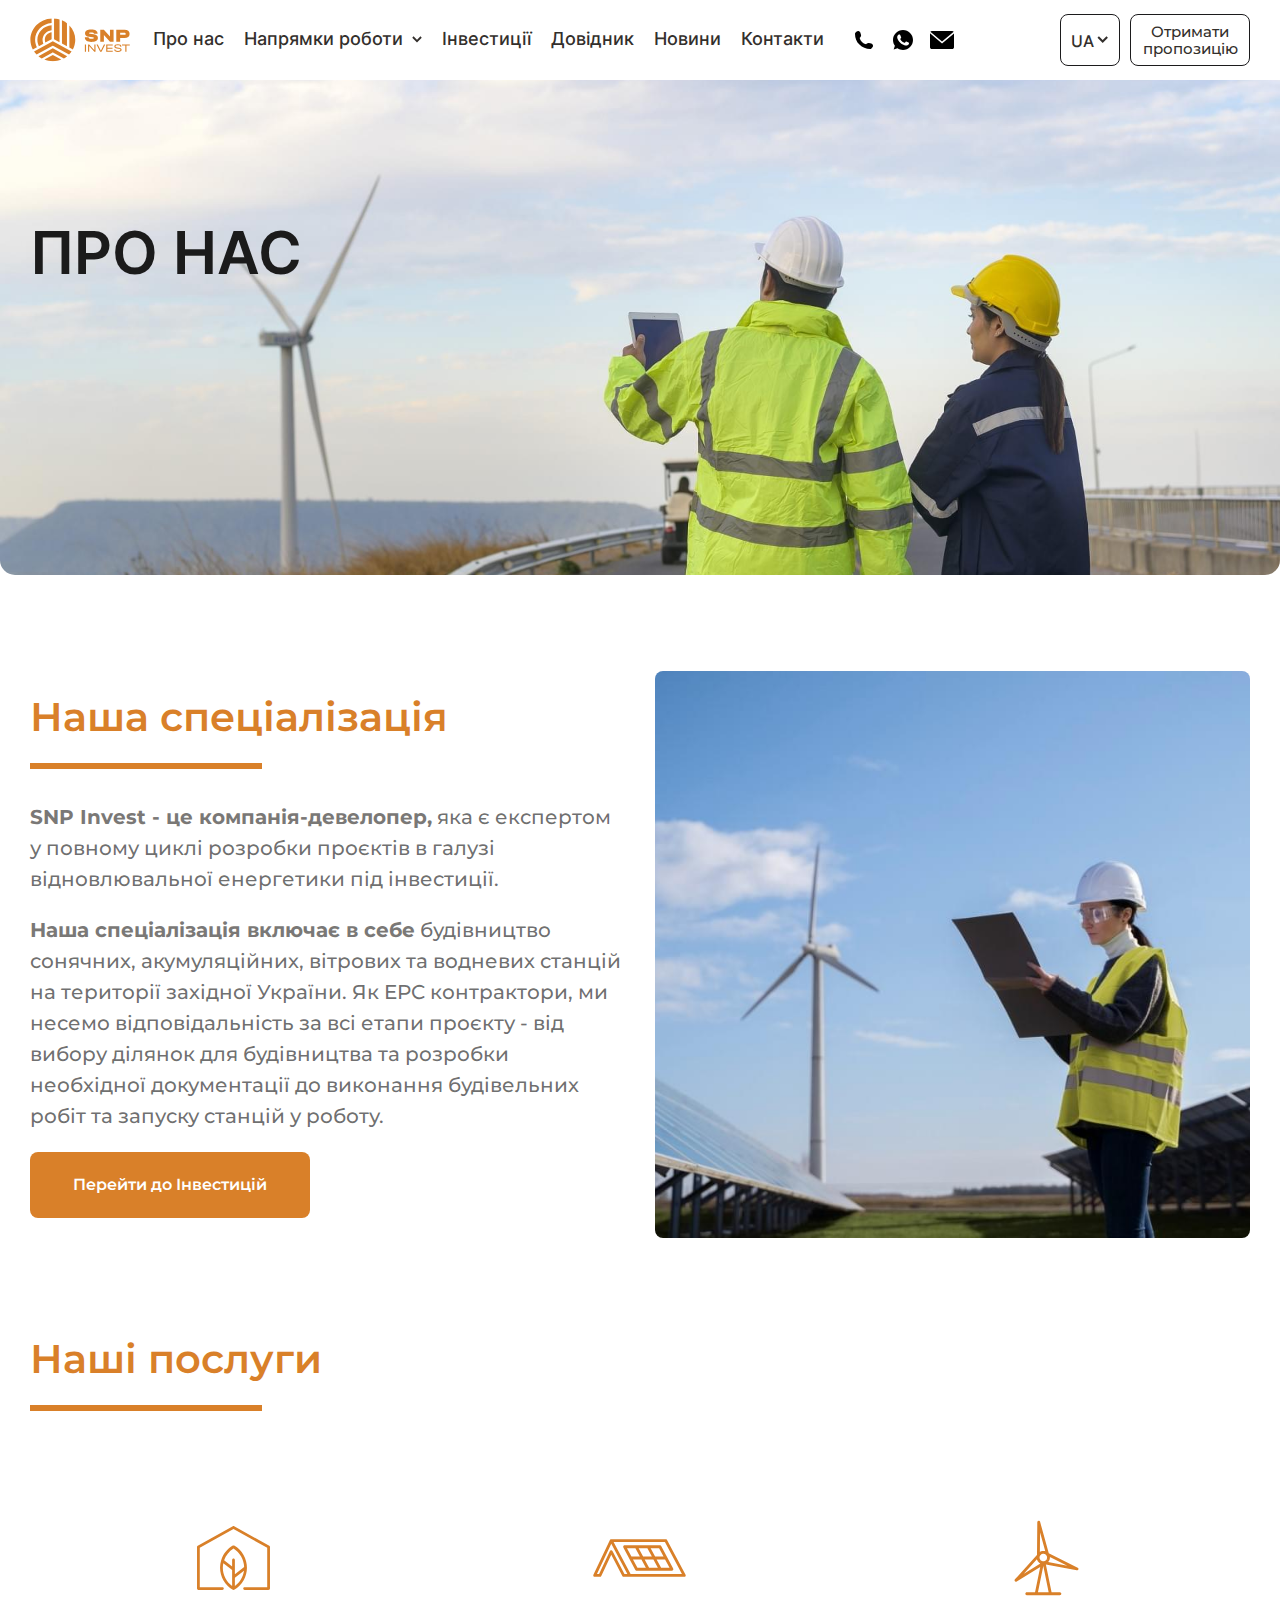
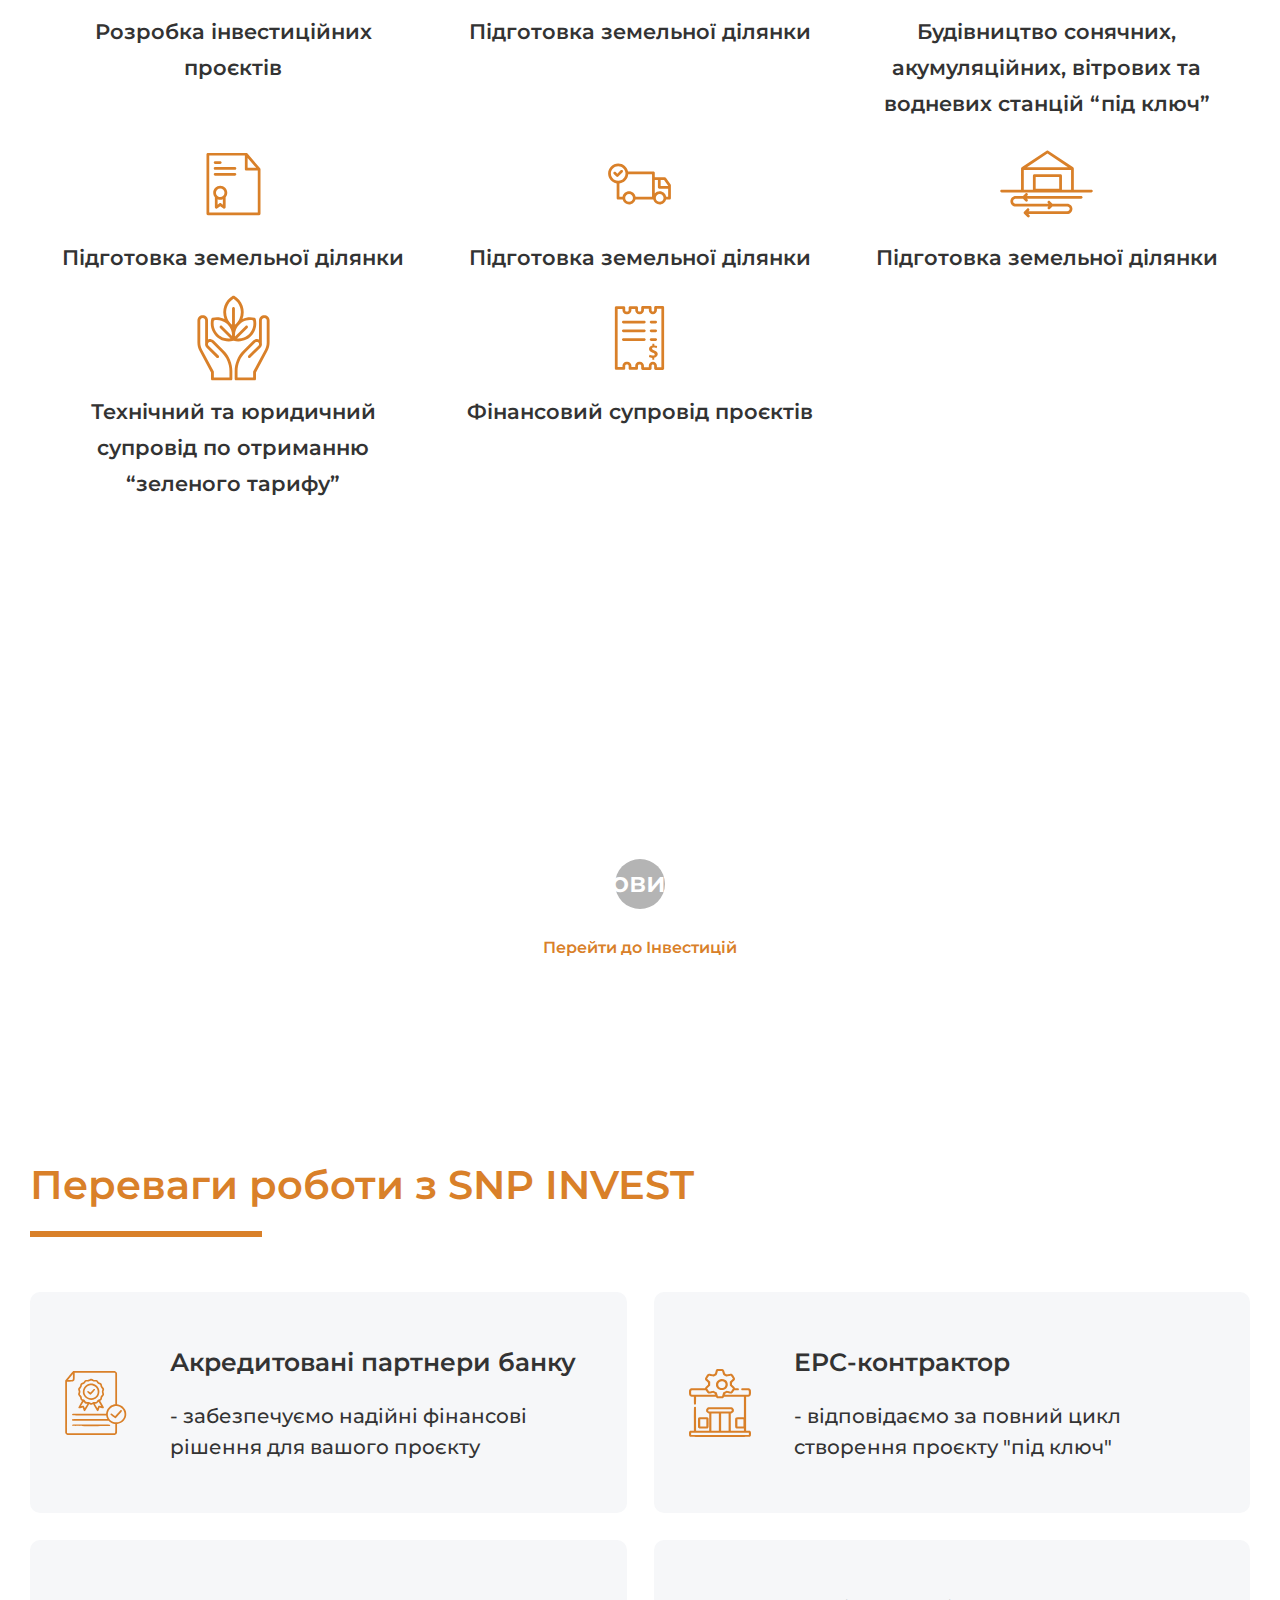
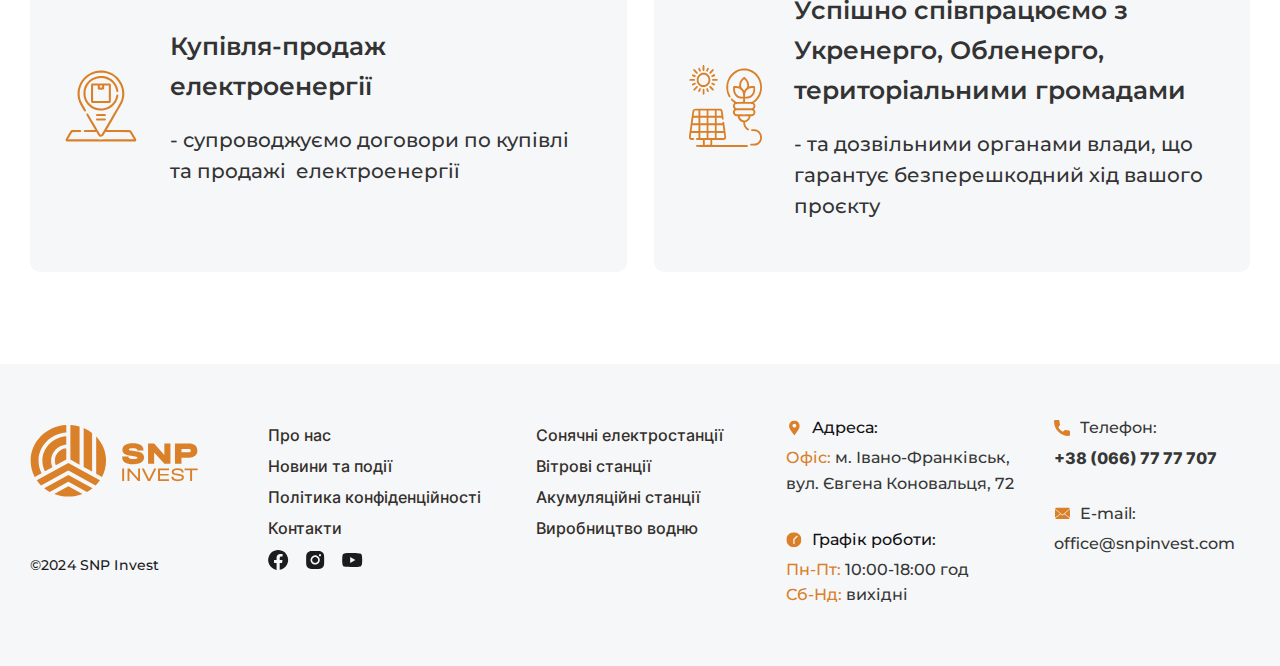
<file: about-us.html>
<!DOCTYPE html>
<html lang="uk">
<head>
   <meta charset="UTF-8">
   <meta http-equiv="X-UA-Compatible" content="IE=edge">
   <meta name="viewport" content="width=device-width, initial-scale=1.0">
   <link rel="stylesheet" href="files/select/select.css?_v=20240312202925">
   <link rel="stylesheet" href="files/popup/popup.css?_v=20240312202925">
   <link rel="stylesheet" href="files/tabs/tabs.css?_v=20240312202925">
   <link rel="stylesheet" href="files/fancybox/fancybox.css?_v=20240312202925">
   <link rel="stylesheet" href="css/style.min.css?_v=20240312202925">
   <!--<link rel="icon" type="image/svg+xml" href="favicon.svg">-->
   <title>Про нас</title>
</head>

<body class="about-us">
   <div class="wrapper">
      <header class="header">
   <div class="header__wrapper lock-padding">
      <div id="header-container" class="n_container header-container">
         <a href="index.html" class="header__blockLogo">
            <img src="images/svg/logo.svg" alt="">
         </a>
         <div class="header__menu menu">
            <div class="menu__body">
               <nav class="menu-topmenu-container">
                  <ul class="menu__list">
                     <li class="menu-item"> <!-- current-menu-item current_page_item -->
                        <a class="menu__link" href="about-us.html">Про нас</a>
                     </li>
                     <li class="menu-item menu-item-has-children">
                        <a class="menu__link" href="#">Напрямки роботи</a>
                        <span class="menu__arrow">
                           <svg width="11" height="7" viewBox="0 0 11 7" fill="none" xmlns="http://www.w3.org/2000/svg">
                              <path d="M1.00195 0.749512L5.50195 5.24951L10.002 0.749512" stroke="#332F2C" stroke-width="2"/>
                           </svg>
                        </span>
                        <ul class="menu__sub-list">
                           <li class="menu-item">
                              <a class="menu__link" href="solar-power-plants.html">Сонячні електростанції</a>
                           </li>
                           <li class="menu-item">
                              <a class="menu__link" href="#">Акумулятивні станції</a>
                           </li>
                           <li class="menu-item">
                              <a class="menu__link" href="#">Вітрові електростанції</a>
                           </li>
                           <li class="menu-item">
                              <a class="menu__link" href="#">Виробництво водню</a>
                           </li>
                        </ul>
                     </li>
                     <li class="menu-item">
                        <a class="menu__link" href="investments.html">Інвестиції</a>
                     </li>
                     <li class="menu-item">
                        <a class="menu__link" href="directory.html">Довідник</a>
                     </li>
                     <li class="menu-item">
                        <a class="menu__link" href="news.html">Новини</a>
                     </li>
                     <li class="menu-item">
                        <a class="menu__link" href="contacts.html">Контакти</a>
                     </li>
                  </ul>
               </nav>
            </div>
         </div>
         <ul class="header__social">
            <li>
               <a href="tel:">
                  <svg width="18" height="18" viewBox="0 0 18 18" fill="none" xmlns="http://www.w3.org/2000/svg">
                     <path d="M17.921 14.3474L17.8314 14.0774C17.6192 13.4466 16.9237 12.7887 16.2847 12.6153L13.9199 11.9692C13.2786 11.7947 12.3638 12.0293 11.8946 12.4986L11.0387 13.3546C7.92832 12.514 5.48927 10.0744 4.64992 6.96403L5.50583 6.10796C5.97503 5.63867 6.2096 4.72491 6.03513 4.0835L5.39028 1.71708C5.21581 1.07683 4.55682 0.381196 3.92732 0.171302L3.65737 0.0805221C3.02668 -0.129372 2.1272 0.082899 1.65803 0.552153L0.377768 1.83382C0.14905 2.06137 0.00287177 2.71222 0.00287177 2.7146C-0.041906 6.78005 1.55191 10.6969 4.42712 13.5727C7.29528 16.4414 11.1968 18.0332 15.2497 17.999C15.2709 17.999 15.9405 17.8551 16.1692 17.6275L17.4494 16.347C17.9186 15.8778 18.1308 14.9782 17.921 14.3474Z" fill="black"/>
                  </svg>
               </a>
            </li>
            <li>
               <a href="https://web.whatsapp.com/" target="_blank">
                  <svg width="24" height="24" viewBox="0 0 24 24" fill="none" xmlns="http://www.w3.org/2000/svg">
                     <path fill-rule="evenodd" clip-rule="evenodd" d="M11.9991 1.99951C6.48623 1.99951 2.00195 6.48504 2.00195 11.9994C2.00195 14.1864 2.70722 16.2145 3.90612 17.8607L2.66012 21.5761L6.5038 20.3477C8.0847 21.3941 9.9713 21.9995 12.0049 21.9995C17.5177 21.9995 22.002 17.5138 22.002 11.9996C22.002 6.48522 17.5177 1.99968 12.0049 1.99968L11.9991 1.99951ZM9.20731 7.07902C9.0134 6.61462 8.86645 6.59704 8.57269 6.5851C8.47267 6.57929 8.36121 6.57349 8.23764 6.57349C7.85547 6.57349 7.4559 6.68515 7.21489 6.93203C6.92114 7.23184 6.1923 7.93134 6.1923 9.36584C6.1923 10.8004 7.23844 12.1877 7.37943 12.3819C7.52639 12.5756 9.41895 15.5621 12.3575 16.7793C14.6554 17.7317 15.3373 17.6434 15.8603 17.5317C16.6243 17.3671 17.5824 16.8025 17.8234 16.1208C18.0644 15.4387 18.0644 14.8567 17.9937 14.7332C17.9232 14.6098 17.7292 14.5394 17.4354 14.3923C17.1417 14.2453 15.7134 13.5398 15.443 13.4457C15.1784 13.3458 14.9258 13.3812 14.7261 13.6634C14.444 14.0573 14.1678 14.4571 13.9444 14.6981C13.7681 14.8862 13.4799 14.9098 13.2391 14.8097C12.9158 14.6747 12.0108 14.3569 10.894 13.3634C10.03 12.5934 9.44235 11.6352 9.272 11.3472C9.10149 11.0534 9.2544 10.8826 9.38942 10.724C9.53638 10.5417 9.67739 10.4124 9.82435 10.2419C9.97131 10.0715 10.0536 9.98322 10.1476 9.78329C10.2476 9.58933 10.177 9.3894 10.1065 9.2424C10.036 9.0954 9.44831 7.66089 9.20731 7.07902Z" fill="black"/>
                  </svg>
               </a>
            </li>
            <li>
               <a href="mailto:">
                  <svg width="24" height="20" viewBox="0 0 24 20" fill="none" xmlns="http://www.w3.org/2000/svg">
                     <path d="M23.6713 1.74096C23.3331 1.24559 22.7642 0.918213 22.1222 0.918213H1.87669C1.24819 0.918213 0.692437 1.23396 0.351562 1.71209L12.0366 11.4553L23.6713 1.74096Z" fill="black"/>
                     <path d="M0.00195312 3.37256V17.2059C0.00195312 18.2372 0.845703 19.0809 1.87695 19.0809H22.1225C23.1537 19.0809 23.9975 18.2372 23.9975 17.2059V3.42243L12.0368 13.4083L0.00195312 3.37256Z" fill="black"/>
                  </svg>
               </a>
            </li>
         </ul>
         <div data-da="menu-topmenu-container, last, 1099" class="header__wrap-buttons">
            <div data-da="header-container, 3, 1099" class="select">
               <div class="select__header">
                  <span class="select__current">UA</span>
                  <div class="select__icon">
                     <svg width="11" height="7" viewBox="0 0 11 7" fill="none" xmlns="http://www.w3.org/2000/svg">
                        <path d="M1.2002 0.999512L5.7002 5.49951L10.2002 0.999512" stroke="#332F2C" stroke-width="2"/>
                     </svg>
                  </div>
               </div>
               <div class="select__body">
                  <div class="select__item current-lang">UA</div>
                  <div class="select__item">EN</div>
               </div>
            </div>
            <a href="#" class="header__button n_btn">Отримати пропозицію</a>
         </div>
         <div class="menu__icon">
            <span></span>
        </div>
      </div>
   </div>
</header>
      <main class="main">
         <section class="page__head">
            <div class="n_container">
               <h1>Про нас</h1>
            </div>
            <div class="page__head-bg-image wrap-lazy-load-image">
               <img src="images/bg-fs-about-us.jpg" alt="">
            </div>
         </section>
         <section class="our-specialty">
            <div class="n_container">
               <div class="our-specialty__items">
                  <div class="our-specialty__item our-specialty__item-one">
                     <h2 class="n_sec-title">Наша спеціалізація</h2>
                     <div class="our-specialty__block-text">
                        <p><strong>SNP Invest - це компанія-девелопер,</strong> яка є експертом у повному циклі розробки проєктів в галузі відновлювальної енергетики під інвестиції.</p>
                        <p><strong>Наша спеціалізація включає в себе</strong> будівництво сонячних, акумуляційних, вітрових та водневих станцій на території західної України. Як EPC контрактори, ми несемо відповідальність за всі етапи проєкту - від вибору ділянок для будівництва та розробки необхідної документації до виконання будівельних робіт та запуску станцій у роботу.</p>
                        <a href="investments.html" class="our-specialty__button n_btn">Перейти до Інвестицій</a>
                     </div>
                  </div>
                  <div data-da="our-specialty__item-one, 1, 960" class="our-specialty__item our-specialty__item-second">
                     <div class="our-specialty__block-image wrap-lazy-load-image">
                        <img src="images/our-specialty-image.jpg" alt="">
                     </div>
                  </div>
               </div>
            </div>
         </section>
         <section class="our-services">
            <div class="n_container">
               <h2 class="n_sec-title">Наші послуги</h2>
               <div class="our-services__items">
                  <div class="our-services__item">
                     <div class="our-services__item-block">
                        <div class="our-services__item-block-wrap">
                           <h3>Розробка інвестиційних проєктів</h3>
                           <div class="our-services__item-block-icon">
                              <img src="images/svg/our-services-icon-1.svg" alt="">
                           </div>
                        </div>
                        <div class="our-services__item-block-hidden">
                           <div class="content">
                              <ul>
                                 <li>
                                    <span>Послуги Генерального підрядника (ЕРС)</span>
                                 </li>
                                 <li>
                                    <span>Повний технічний, юридичний та фінансовий супровід проєктів</span>
                                 </li>
                              </ul>
                           </div>
                        </div>
                     </div>
                  </div>
                  <div class="our-services__item">
                     <div class="our-services__item-block">
                        <div class="our-services__item-block-wrap">
                           <h3>Підготовка земельної ділянки</h3>
                           <div class="our-services__item-block-icon">
                              <img src="images/svg/our-services-icon-2.svg" alt="">
                           </div>
                        </div>
                        <div class="our-services__item-block-hidden">
                           <div class="content">
                              <ul>
                                 <li>
                                    <span>Послуги Генерального підрядника (ЕРС)</span>
                                 </li>
                                 <li>
                                    <span>Повний технічний, юридичний та фінансовий супровід проєктів</span>
                                 </li>
                              </ul>
                           </div>
                        </div>
                     </div>
                  </div>
                  <div class="our-services__item">
                     <div class="our-services__item-block">
                        <div class="our-services__item-block-wrap">
                           <h3>Будівництво сонячних, акумуляційних, вітрових та водневих станцій “під ключ”</h3>
                           <div class="our-services__item-block-icon">
                              <img src="images/svg/our-services-icon-3.svg" alt="">
                           </div>
                        </div>
                        <div class="our-services__item-block-hidden">
                           <div class="content">
                              <ul>
                                 <li>
                                    <span>Послуги Генерального підрядника (ЕРС)</span>
                                 </li>
                                 <li>
                                    <span>Повний технічний, юридичний та фінансовий супровід проєктів</span>
                                 </li>
                              </ul>
                           </div>
                        </div>
                     </div>
                  </div>
                  <div class="our-services__item">
                     <div class="our-services__item-block">
                        <div class="our-services__item-block-wrap">
                           <h3>Підготовка земельної ділянки</h3>
                           <div class="our-services__item-block-icon">
                              <img src="images/svg/our-services-icon-4.svg" alt="">
                           </div>
                        </div>
                        <div class="our-services__item-block-hidden">
                           <div class="content">
                              <ul>
                                 <li>
                                    <span>Послуги Генерального підрядника (ЕРС)</span>
                                 </li>
                                 <li>
                                    <span>Повний технічний, юридичний та фінансовий супровід проєктів</span>
                                 </li>
                              </ul>
                           </div>
                        </div>
                     </div>
                  </div>
                  <div class="our-services__item">
                     <div class="our-services__item-block">
                        <div class="our-services__item-block-wrap">
                           <h3>Підготовка земельної ділянки</h3>
                           <div class="our-services__item-block-icon">
                              <img src="images/svg/our-services-icon-5.svg" alt="">
                           </div>
                        </div>
                        <div class="our-services__item-block-hidden">
                           <div class="content">
                              <ul>
                                 <li>
                                    <span>Послуги Генерального підрядника (ЕРС)</span>
                                 </li>
                                 <li>
                                    <span>Повний технічний, юридичний та фінансовий супровід проєктів</span>
                                 </li>
                              </ul>
                           </div>
                        </div>
                     </div>
                  </div>
                  <div class="our-services__item">
                     <div class="our-services__item-block">
                        <div class="our-services__item-block-wrap">
                           <h3>Підготовка земельної ділянки</h3>
                           <div class="our-services__item-block-icon">
                              <img src="images/svg/our-services-icon-6.svg" alt="">
                           </div>
                        </div>
                        <div class="our-services__item-block-hidden">
                           <div class="content">
                              <ul>
                                 <li>
                                    <span>Послуги Генерального підрядника (ЕРС)</span>
                                 </li>
                                 <li>
                                    <span>Повний технічний, юридичний та фінансовий супровід проєктів</span>
                                 </li>
                              </ul>
                           </div>
                        </div>
                     </div>
                  </div>
                  <div class="our-services__item">
                     <div class="our-services__item-block">
                        <div class="our-services__item-block-wrap">
                           <h3>Технічний та юридичний супровід по отриманню “зеленого тарифу”</h3>
                           <div class="our-services__item-block-icon">
                              <img src="images/svg/our-services-icon-7.svg" alt="">
                           </div>
                        </div>
                        <div class="our-services__item-block-hidden">
                           <div class="content">
                              <ul>
                                 <li>
                                    <span>Послуги Генерального підрядника (ЕРС)</span>
                                 </li>
                                 <li>
                                    <span>Повний технічний, юридичний та фінансовий супровід проєктів</span>
                                 </li>
                              </ul>
                           </div>
                        </div>
                     </div>
                  </div>
                  <div class="our-services__item">
                     <div class="our-services__item-block">
                        <div class="our-services__item-block-wrap">
                           <h3>Фінансовий супровід проєктів</h3>
                           <div class="our-services__item-block-icon">
                              <img src="images/svg/our-services-icon-8.svg" alt="">
                           </div>
                        </div>
                        <div class="our-services__item-block-hidden">
                           <div class="content">
                              <ul>
                                 <li>
                                    <span>Послуги Генерального підрядника (ЕРС)</span>
                                 </li>
                                 <li>
                                    <span>Повний технічний, юридичний та фінансовий супровід проєктів</span>
                                 </li>
                              </ul>
                           </div>
                        </div>
                     </div>
                  </div>
               </div>
            </div>
         </section>
         <div class="spn-invest-info__wrap">
            <div class="n_container">
               <section class="spn-invest-info">
                  <h2 class="spn-invest-info__title">SNP Invest  розвиває проєкти сонячної енергетики в Україні -  переходь в розділ інвестицій, щоб ознайомитися із новими можливостями</h2>
                  <a href="investments.html" class="spn-invest-info__button n_btn">Перейти до Інвестицій</a>
                  <div class="page__head-bg-image wrap-lazy-load-image">
                     <img src="images/home-bg-spn-invest-info.jpg" alt="">
                  </div>
               </section>
            </div>
         </div>
         <section class="advantages-snp">
            <div class="n_container">
               <h2 class="n_sec-title">Переваги роботи з SNP INVEST</h2>
               <div class="advantages-snp__items">
                  <div class="advantages-snp__item">
                     <div class="advantages-snp__block">
                        <div class="advantages-snp__block-icon">
                           <img src="images/svg/advantages-snp-icon-1.svg" alt="">
                        </div>
                        <div class="advantages-snp__block-info">
                           <h3>Акредитовані партнери банку</h3>
                           <p>- забезпечуємо надійні фінансові рішення для вашого проєкту</p>
                        </div>
                     </div>
                  </div>
                  <div class="advantages-snp__item">
                     <div class="advantages-snp__block">
                        <div class="advantages-snp__block-icon">
                           <img src="images/svg/advantages-snp-icon-2.svg" alt="">
                        </div>
                        <div class="advantages-snp__block-info">
                           <h3>EPC-контрактор</h3>
                           <p>- відповідаємо за повний цикл створення проєкту "під ключ"</p>
                        </div>
                     </div>
                  </div>
                  <div class="advantages-snp__item">
                     <div class="advantages-snp__block">
                        <div class="advantages-snp__block-icon">
                           <img src="images/svg/advantages-snp-icon-3.svg" alt="">
                        </div>
                        <div class="advantages-snp__block-info">
                           <h3>Купівля-продаж електроенергії</h3>
                           <p>- супроводжуємо договори по купівлі та продажі  електроенергії </p>
                        </div>
                     </div>
                  </div>
                  <div class="advantages-snp__item">
                     <div class="advantages-snp__block">
                        <div class="advantages-snp__block-icon">
                           <img src="images/svg/advantages-snp-icon-4.svg" alt="">
                        </div>
                        <div class="advantages-snp__block-info">
                           <h3>Успішно співпрацюємо з Укренерго, Обленерго, територіальними громадами</h3>
                           <p>- та дозвільними органами влади, що гарантує безперешкодний хід вашого проєкту</p>
                        </div>
                     </div>
                  </div>
               </div>
            </div>
         </section>
      </main>
      <footer class="footer">
   <div class="n_container">
      <div class="footer__items">
         <div class="footer__item">
            <div class="footer__item-content">
               <div class="footer__block-logo">
                  <img src="images/svg/logo.svg" alt="SNP Invest">
               </div>
               <p class="footer__copyright">&copy;2024 SNP Invest</p>
            </div>
         </div>
         <div class="footer__item">
            <div class="footer__item-content">
               <nav class="footer__menu">
                  <ul>
                     <li>
                        <a href="about-us.html">Про нас</a>
                     </li>
                     <li>
                        <a href="#">Новини та події</a>
                     </li>
                     <li>
                        <a href="#">Політика конфіденційності</a>
                     </li>
                     <li>
                        <a href="#">Контакти</a>
                     </li>
                  </ul>
               </nav>
               <ul class="footer__social">
                  <li>
                     <a href="https://www.facebook.com" target="_blank">
                        <svg width="21" height="20" viewBox="0 0 21 20" fill="none" xmlns="http://www.w3.org/2000/svg">
                           <path d="M10.1567 -0.00947571C8.33457 -0.00947571 6.64825 0.44607 5.0978 1.35716C3.59531 2.25226 2.3965 3.45107 1.5014 4.95356C0.59031 6.50401 0.134766 8.19032 0.134766 10.0125C0.134766 11.6429 0.51039 13.1773 1.26164 14.6159C1.9969 16.0065 3.00789 17.1693 4.29461 18.1044C5.58132 19.0395 7.00789 19.6349 8.57433 19.8906V12.8896H6.03287V10.0125H8.57433V7.80671C8.57433 6.55996 8.91399 5.59692 9.59331 4.9176C10.2726 4.23828 11.1957 3.89862 12.3625 3.89862C12.8101 3.89862 13.3216 3.93058 13.897 3.99452L14.5923 4.1144V6.55996H13.3456C12.7701 6.55996 12.3386 6.7198 12.0508 7.03948C11.8271 7.3112 11.7152 7.67085 11.7152 8.1184V9.98853H14.4724L14.0409 12.8896H11.7152V19.8666C13.2816 19.6269 14.7082 19.0395 15.9949 18.1044C17.2816 17.1693 18.2926 16.0065 19.0279 14.6159C19.7791 13.1773 20.1547 11.6429 20.1547 10.0125C20.1547 8.19032 19.6992 6.50401 18.7881 4.95356C17.893 3.45107 16.6942 2.25226 15.1917 1.35716C13.6413 0.44607 11.9629 -0.00947571 10.1567 -0.00947571Z" fill="#1C1B1D"/>
                        </svg>
                     </a>
                  </li>
                  <li>
                     <a href="https://www.instagram.com" target="_blank">
                        <svg width="19" height="20" viewBox="0 0 19 20" fill="none" xmlns="http://www.w3.org/2000/svg">
                           <path d="M18.1123 6.29608C18.0964 5.54483 17.9525 4.80956 17.6808 4.09028C17.457 3.48289 17.1133 2.95142 16.6498 2.49588C16.1863 2.04033 15.6508 1.69268 15.0434 1.45292C14.3401 1.19718 13.6128 1.06131 12.8616 1.04533C12.0464 0.997375 10.8076 0.973398 9.14531 0.973398L6.7477 0.997375C6.3481 0.997375 5.91653 1.01336 5.453 1.04533C4.70175 1.06131 3.97448 1.19718 3.27118 1.45292C2.66379 1.69268 2.12832 2.04033 1.66479 2.49588C1.20125 2.95142 0.857594 3.48289 0.633817 4.09028C0.362089 4.79358 0.218233 5.52085 0.202249 6.2721C0.170281 7.10327 0.154297 8.34203 0.154297 9.98838V12.386C0.170281 12.8016 0.186265 13.2411 0.202249 13.7047C0.218233 14.4559 0.362089 15.1832 0.633817 15.8865C0.857594 16.4939 1.20125 17.0253 1.66479 17.4809C2.12832 17.9364 2.66379 18.2841 3.27118 18.5238C3.97448 18.7956 4.70175 18.9394 5.453 18.9554C6.28417 19.0034 7.52293 19.0273 9.16928 19.0273L11.5669 19.0034C11.9665 19.0034 12.3981 18.9874 12.8616 18.9554C13.6128 18.9394 14.3401 18.8036 15.0434 18.5478C15.6508 18.3081 16.1863 17.9604 16.6498 17.5049C17.1133 17.0493 17.457 16.5179 17.6808 15.9105C17.9525 15.2072 18.0964 14.4799 18.1123 13.7286C18.1443 12.8975 18.1603 11.6587 18.1603 10.0124V7.59078C18.1443 7.19118 18.1283 6.75961 18.1123 6.29608ZM9.14531 14.5918C8.31414 14.5918 7.54291 14.388 6.83162 13.9804C6.12033 13.5728 5.55689 13.0134 5.14131 12.3021C4.72573 11.5908 4.51793 10.8156 4.51793 9.9764C4.51793 9.13723 4.72573 8.36601 5.14131 7.66271C5.55689 6.95941 6.12033 6.39997 6.83162 5.98439C7.54291 5.5688 8.31414 5.36101 9.14531 5.36101C9.76868 5.36101 10.3601 5.4769 10.9195 5.70866C11.479 5.94043 11.9785 6.2721 12.418 6.70367C12.8576 7.13524 13.1933 7.63474 13.425 8.20217C13.6568 8.7696 13.7727 9.36101 13.7727 9.9764C13.7727 10.5918 13.6568 11.1832 13.425 11.7506C13.1933 12.3181 12.8576 12.8176 12.418 13.2491C11.9785 13.6807 11.479 14.0124 10.9195 14.2441C10.3601 14.4759 9.76868 14.5918 9.14531 14.5918ZM13.9645 6.2721C13.8206 6.2721 13.6808 6.24413 13.5449 6.18818C13.409 6.13224 13.2932 6.05232 13.1973 5.94842C13.1013 5.84453 13.0254 5.72864 12.9695 5.60077C12.9135 5.4729 12.8856 5.33704 12.8856 5.19318C12.8856 5.04932 12.9135 4.90946 12.9695 4.7736C13.0254 4.63773 13.1013 4.52185 13.1973 4.42595C13.2932 4.33004 13.409 4.25412 13.5449 4.19817C13.6808 4.14223 13.8206 4.11426 13.9645 4.11426C14.1083 4.11426 14.2442 4.14223 14.3721 4.19817C14.5 4.25412 14.6158 4.33004 14.7197 4.42595C14.8236 4.52185 14.9035 4.63773 14.9595 4.7736C15.0154 4.90946 15.0434 5.04932 15.0434 5.19318C15.0434 5.48089 14.9355 5.73264 14.7197 5.94842C14.5039 6.16421 14.2522 6.2721 13.9645 6.2721ZM9.14531 12.9854C9.68876 12.9854 10.1923 12.8495 10.6558 12.5778C11.1193 12.3061 11.483 11.9424 11.7467 11.4869C12.0104 11.0313 12.1423 10.5318 12.1423 9.98838C12.1423 9.44493 12.0104 8.94143 11.7467 8.47789C11.483 8.01436 11.1193 7.64672 10.6558 7.375C10.1923 7.10327 9.68876 6.9674 9.14531 6.9674C8.60185 6.9674 8.10235 7.10327 7.6468 7.375C7.19126 7.64672 6.82762 8.01436 6.5559 8.47789C6.28417 8.94143 6.1483 9.44493 6.1483 9.98838C6.1483 10.5318 6.28417 11.0313 6.5559 11.4869C6.82762 11.9424 7.19126 12.3061 7.6468 12.5778C8.10235 12.8495 8.60185 12.9854 9.14531 12.9854Z" fill="#1C1B1D"/>
                        </svg>
                     </a>
                  </li>
                  <li>
                     <a href="https://www.youtube.com/" target="_blank">
                        <svg class="footer__youtybe-icon" width="21" height="15" viewBox="0 0 21 15" fill="none" xmlns="http://www.w3.org/2000/svg">
                           <path d="M19.7872 2.19325C19.6593 1.77766 19.4395 1.41003 19.1279 1.09035C18.8162 0.77067 18.4445 0.554886 18.013 0.442998C17.5494 0.315125 16.6383 0.211229 15.2797 0.13131C14.3207 0.0833578 13.1858 0.0433979 11.8751 0.0114298H10.1968H8.49448C7.1838 0.0274134 6.04893 0.0593815 5.08989 0.107334C3.73125 0.187254 2.82815 0.287154 2.3806 0.407034C1.93305 0.526914 1.55343 0.746695 1.24174 1.06637C0.930049 1.38605 0.714265 1.76967 0.594385 2.21722C0.474505 2.66478 0.374605 3.30414 0.294685 4.13531C0.246733 4.72671 0.214765 5.38206 0.198781 6.10134L0.174805 6.98845V7.89954C0.206773 8.61882 0.246733 9.27417 0.294685 9.86558C0.358621 10.6967 0.450529 11.3361 0.570409 11.7837C0.690289 12.2312 0.906073 12.6148 1.21776 12.9345C1.52945 13.2542 1.90108 13.47 2.33265 13.5819C2.81217 13.7097 3.72326 13.8056 5.06591 13.8696C6.04094 13.9335 7.1838 13.9735 8.49448 13.9895L10.1728 14.0134L11.8511 13.9895C13.1618 13.9735 14.3047 13.9415 15.2797 13.8935C16.6224 13.8296 17.5175 13.7377 17.965 13.6178C18.4126 13.4979 18.7962 13.2782 19.1159 12.9585C19.4355 12.6388 19.6553 12.2592 19.7752 11.8196C19.8951 11.3801 19.987 10.7447 20.0509 9.91353C20.1149 9.30614 20.1548 8.6428 20.1708 7.92352L20.1948 7.0364L20.1708 6.12532C20.1548 5.40604 20.1229 4.75069 20.0749 4.15928C20.011 3.31213 19.9151 2.65678 19.7872 2.19325ZM8.1828 10.0094V4.01543L13.3856 7.01243L8.1828 10.0094Z" fill="#1C1B1D"/>
                        </svg>
                     </a>
                  </li>
               </ul>
            </div>
         </div>
         <div class="footer__item">
            <div class="footer__item-content">
               <nav class="footer__menu">
                  <ul>
                     <li>
                        <a href="solar-power-plants.html">Сонячні електростанції</a>
                     </li>
                     <li>
                        <a href="#">Вітрові станції</a>
                     </li>
                     <li>
                        <a href="#">Акумуляційні станції</a>
                     </li>
                     <li>
                        <a href="#">Виробництво водню</a>
                     </li>
                  </ul>
               </nav>
            </div>
         </div>
         <div class="footer__item">
            <div class="footer__item-content">
               <div class="footer__block-info">
                  <div class="footer__wrap-icon-and-name">
                     <div class="wrap-icon">
                        <svg width="17" height="16" viewBox="0 0 17 16" fill="none" xmlns="http://www.w3.org/2000/svg">
                           <g clip-path="url(#footer-location-icon)">
                              <g clip-path="url(#footer-location-icon-2)">
                                 <path d="M12.828 1.6419C11.7691 0.584018 10.3621 0.000488281 8.86561 0.000488281C7.36913 0.000488281 5.96208 0.583076 4.90325 1.6419C2.94466 3.60049 2.7009 7.28519 4.37619 9.51766L8.86561 16.0014L13.3484 9.52708C15.0303 7.28519 14.7865 3.60143 12.828 1.64284V1.6419ZM8.91737 7.59766C7.78984 7.59766 6.87219 6.68002 6.87219 5.55249C6.87219 4.42496 7.78984 3.50731 8.91737 3.50731C10.0449 3.50731 10.9625 4.42496 10.9625 5.55249C10.9625 6.68002 10.0449 7.59766 8.91737 7.59766Z" fill="#D98029"/>
                              </g>
                           </g>
                           <defs>
                              <clipPath id="footer-location-icon">
                                 <rect width="16" height="16" fill="white" transform="translate(0.865234 0.000488281)"/>
                              </clipPath>
                              <clipPath id="footer-location-icon-2">
                                 <rect width="16" height="16" fill="white" transform="translate(0.865234 0.000488281)"/>
                              </clipPath>
                           </defs>
                        </svg>
                     </div>
                     <p><strong>Адреса:</strong></p>
                  </div>
                  <address><span>Офіс:</span> м. Івано-Франківськ, вул. Євгена Коновальця, 72</address>
               </div>
               <div class="footer__block-info">
                  <div class="footer__wrap-icon-and-name">
                     <div class="wrap-icon">
                        <svg width="17" height="17" viewBox="0 0 17 17" fill="none" xmlns="http://www.w3.org/2000/svg">
                           <g clip-path="url(#footer-clock-icon)">
                              <path d="M8.39258 16.73C3.98128 16.73 0.392578 13.1413 0.392578 8.72998C0.392578 4.31869 3.98128 0.72998 8.39258 0.72998C12.8039 0.72998 16.3926 4.31869 16.3926 8.72998C16.3926 13.1413 12.8039 16.73 8.39258 16.73ZM12.1968 4.59163C12.0669 4.46175 11.8966 4.39586 11.7253 4.39586C11.554 4.39586 11.3836 4.46175 11.2538 4.59163L7.92011 7.92527C7.79493 8.04951 7.72434 8.21892 7.72434 8.3968V12.73C7.72434 13.0989 8.0227 13.3963 8.3907 13.3963C8.7587 13.3963 9.05705 13.098 9.05705 12.73V8.67257L12.1949 5.53469C12.4556 5.27398 12.4556 4.85233 12.1949 4.59163H12.1968Z" fill="#D98029"/>
                           </g>
                           <defs>
                              <clipPath id="footer-clock-icon">
                                 <rect width="16" height="16" fill="white" transform="matrix(1 0 0 -1 0.392578 16.73)"/>
                              </clipPath>
                           </defs>
                        </svg>
                     </div>
                     <p><strong>Графік роботи:</strong></p>
                  </div>
                  <p><span>Пн-Пт: </span>10:00-18:00 год</p>
                  <p><span>Сб-Нд: </span>вихідні</p>
               </div>
            </div>
         </div>
         <div class="footer__item">
            <div class="footer__item-content">
               <div class="footer__block-info">
                  <div class="footer__wrap-icon-and-name">
                     <div class="wrap-icon">
                        <svg width="16" height="16" viewBox="0 0 16 16" fill="none" xmlns="http://www.w3.org/2000/svg">
                           <g clip-path="url(#footer-tel-icon)">
                              <g clip-path="url(#footer-tel-icon-2)">
                                 <path d="M14.7163 10.5031C13.7365 10.5031 12.7746 10.3497 11.8636 10.0485C11.4165 9.89605 10.8678 10.0363 10.5949 10.3158L8.79627 11.6739C6.70968 10.5605 5.42498 9.27582 4.32662 7.20523L5.64521 5.45276C5.9878 5.11111 6.11015 4.61135 5.96333 4.14264C5.66121 3.22594 5.50686 2.26499 5.50686 1.28523C5.50686 0.577465 4.93086 0.00146484 4.22309 0.00146484H1.28474C0.576977 0.00146484 0.000976562 0.577465 0.000976562 1.28523C0.000976562 9.40005 6.60239 16.0015 14.7172 16.0015C15.425 16.0015 16.001 15.4255 16.001 14.7177V11.7878C16.001 11.0801 15.425 10.5041 14.7172 10.5041L14.7163 10.5031Z" fill="#D98029"/>
                              </g>
                           </g>
                           <defs>
                              <clipPath id="footer-tel-icon">
                                 <rect width="16" height="16" fill="white" transform="translate(0 0.000488281)"/>
                              </clipPath>
                              <clipPath id="footer-tel-icon-2">
                                 <rect width="16" height="16" fill="white" transform="translate(0 0.000488281)"/>
                              </clipPath>
                           </defs>
                        </svg>
                     </div>
                     <p>Телефон:</p>
                  </div>
                  <p><a href="tel:+380667777707" class="footer__phone">+38 (066) 77 77 707</a></p>
               </div>
               <div class="footer__block-info">
                  <div class="footer__wrap-icon-and-name">
                     <div class="wrap-icon">
                        <svg width="17" height="17" viewBox="0 0 17 17" fill="none" xmlns="http://www.w3.org/2000/svg">
                           <g clip-path="url(#footer-icon-email)">
                              <g clip-path="url(#footer-icon-email-2)">
                                 <path d="M1.30466 3.32422C3.50042 5.18398 7.3536 8.45551 8.48584 9.47574C8.63831 9.61316 8.80113 9.68374 8.97054 9.68374C9.13995 9.68374 9.30184 9.6141 9.45431 9.47763C10.5875 8.45645 14.4407 5.18398 16.6374 3.32422C16.7738 3.20845 16.7945 3.00516 16.6844 2.86398C16.4284 2.53739 16.0472 2.3501 15.6378 2.3501H2.30419C1.89572 2.3501 1.5136 2.53739 1.2576 2.86398C1.14654 3.00516 1.16819 3.20845 1.30466 3.32422Z" fill="#D98029"/>
                                 <path d="M16.7779 4.33216C16.6593 4.27757 16.5209 4.2964 16.4221 4.38016C14.984 5.59899 13.0894 7.21028 11.6598 8.43946C11.5845 8.50346 11.5421 8.59852 11.544 8.69828C11.5459 8.79805 11.5911 8.89028 11.6692 8.9524C12.9972 10.0159 14.9981 11.4785 16.4428 12.5185C16.5002 12.5599 16.5689 12.5816 16.6377 12.5816C16.6894 12.5816 16.7421 12.5693 16.7892 12.5449C16.9002 12.4875 16.9708 12.3736 16.9708 12.2484V4.63522C16.9708 4.50534 16.8955 4.38581 16.7779 4.33216Z" fill="#D98029"/>
                                 <path d="M1.4987 12.5178C2.94435 11.4778 4.94529 10.0152 6.27235 8.95167C6.34953 8.88955 6.39564 8.79637 6.39753 8.69755C6.39941 8.59872 6.35706 8.50367 6.28176 8.43872C4.85306 7.20955 2.95753 5.5992 1.51941 4.37943C1.42059 4.29567 1.28129 4.27684 1.16364 4.33143C1.046 4.38602 0.970703 4.50367 0.970703 4.63355V12.2467C0.970703 12.3719 1.04035 12.4867 1.15235 12.5432C1.20035 12.5677 1.25211 12.5799 1.30482 12.5799C1.37353 12.5799 1.44223 12.5583 1.49964 12.5168L1.4987 12.5178Z" fill="#D98029"/>
                                 <path d="M16.5623 13.4259C15.1666 12.4273 12.5962 10.5666 11.0621 9.32049C10.9369 9.21885 10.7562 9.22167 10.6329 9.32802C10.3317 9.59061 10.0795 9.81179 9.90067 9.97273C9.35197 10.4678 8.59056 10.4678 8.03997 9.97179C7.86209 9.81179 7.60985 9.58967 7.30867 9.32802C7.18632 9.22167 7.00562 9.21791 6.8795 9.32049C5.35009 10.5619 2.77691 12.4254 1.37926 13.4259C1.30115 13.4814 1.25126 13.568 1.24185 13.6631C1.23244 13.7581 1.26444 13.8532 1.32938 13.9238C1.58162 14.1958 1.93738 14.352 2.30444 14.352H15.6381C16.0051 14.352 16.36 14.1958 16.6131 13.9247C16.6781 13.8551 16.7101 13.76 16.7007 13.665C16.6913 13.5699 16.6404 13.4833 16.5633 13.4268L16.5623 13.4259Z" fill="#D98029"/>
                              </g>
                           </g>
                           <defs>
                              <clipPath id="footer-icon-email">
                                 <rect width="16" height="16" fill="white" transform="translate(0.970703 0.351074)"/>
                              </clipPath>
                              <clipPath id="footer-icon-email-2">
                                 <rect width="16" height="16" fill="white" transform="translate(0.970703 0.351074)"/>
                              </clipPath>
                           </defs>
                        </svg>
                     </div>
                     <p>E-mail:</p>
                  </div>
                  <p><a href="mailto:office@snpinvest.com">office@snpinvest.com</a></p>
               </div>
            </div>
         </div>
      </div>
   </div>
</footer>
   </div>

   <script src="js/script.min.js?_v=20240312202925"></script>

   <script src="files/select/select.js?_v=20240312202925"></script>

</body>
</html>
</file>
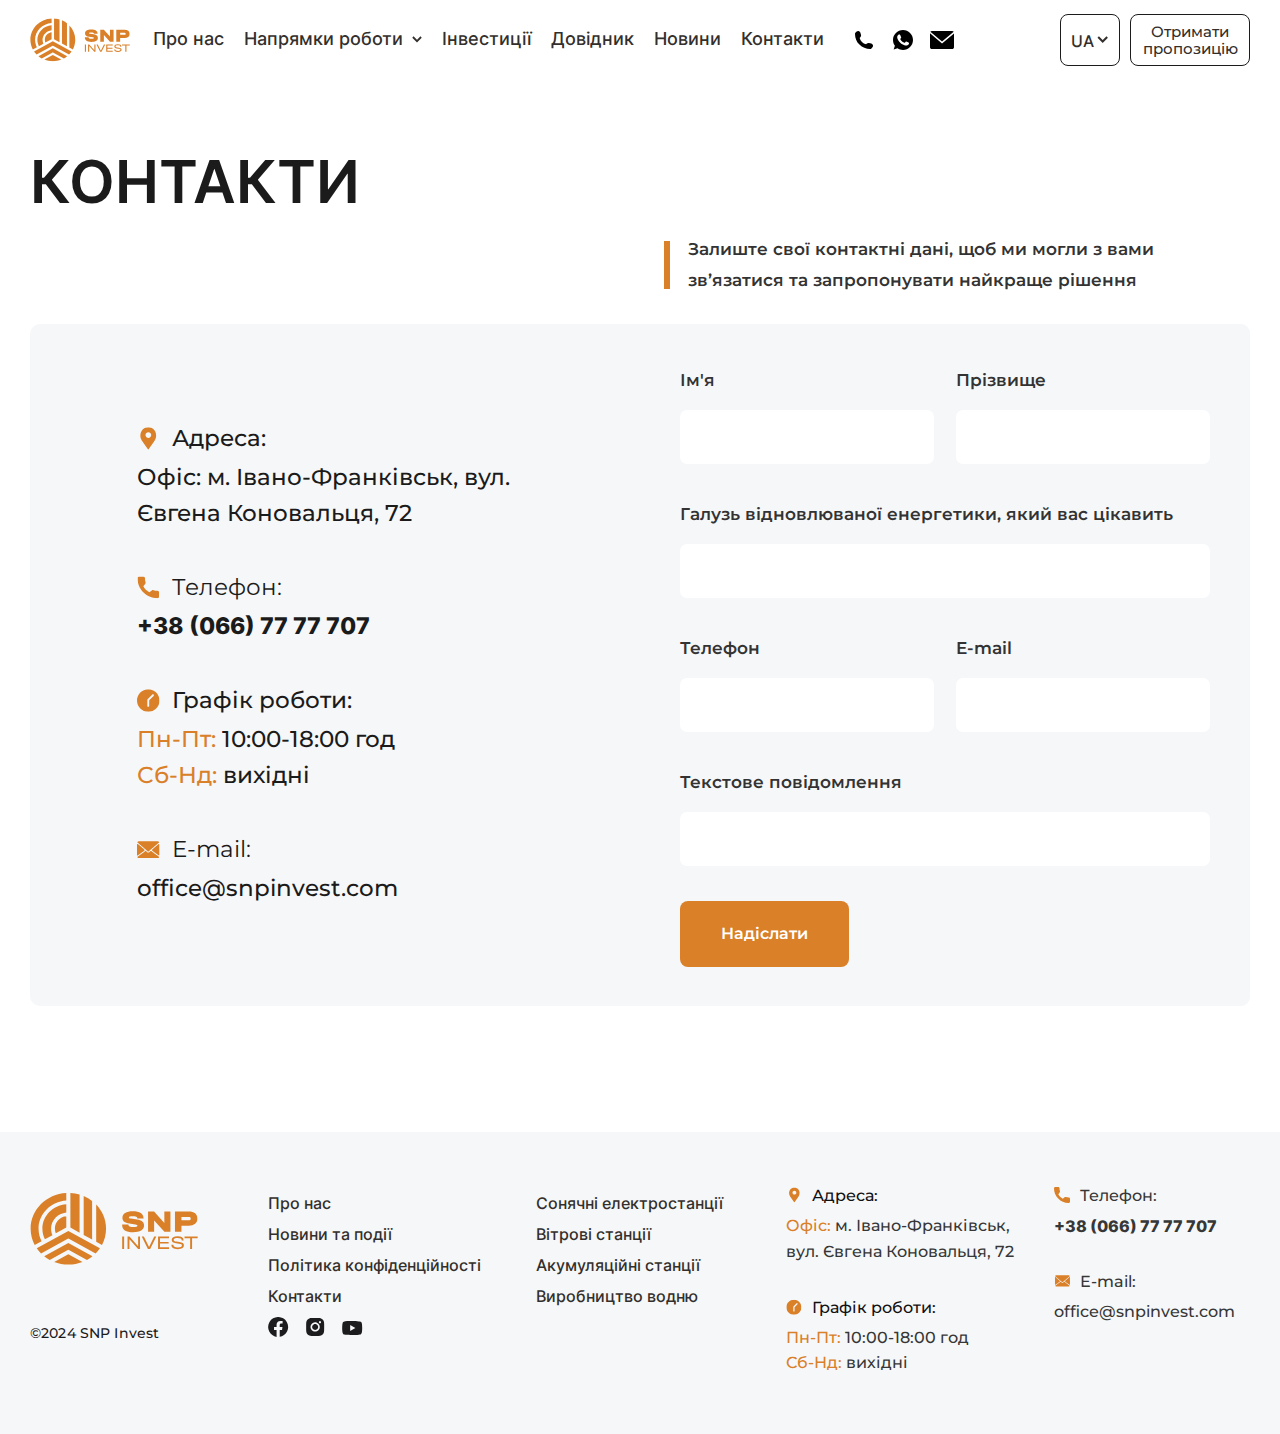
<file: contacts.html>
<!DOCTYPE html>
<html lang="uk">
<head>
   <meta charset="UTF-8">
   <meta http-equiv="X-UA-Compatible" content="IE=edge">
   <meta name="viewport" content="width=device-width, initial-scale=1.0">
   <link rel="stylesheet" href="files/select/select.css?_v=20240312202925">
   <link rel="stylesheet" href="files/popup/popup.css?_v=20240312202925">
   <link rel="stylesheet" href="files/tabs/tabs.css?_v=20240312202925">
   <link rel="stylesheet" href="files/fancybox/fancybox.css?_v=20240312202925">
   <link rel="stylesheet" href="css/style.min.css?_v=20240312202925">
   <!--<link rel="icon" type="image/svg+xml" href="favicon.svg">-->
   <title>Контакти</title>
</head>

<body class="contacts">
   <div class="wrapper">
      <header class="header">
   <div class="header__wrapper lock-padding">
      <div id="header-container" class="n_container header-container">
         <a href="index.html" class="header__blockLogo">
            <img src="images/svg/logo.svg" alt="">
         </a>
         <div class="header__menu menu">
            <div class="menu__body">
               <nav class="menu-topmenu-container">
                  <ul class="menu__list">
                     <li class="menu-item"> <!-- current-menu-item current_page_item -->
                        <a class="menu__link" href="about-us.html">Про нас</a>
                     </li>
                     <li class="menu-item menu-item-has-children">
                        <a class="menu__link" href="#">Напрямки роботи</a>
                        <span class="menu__arrow">
                           <svg width="11" height="7" viewBox="0 0 11 7" fill="none" xmlns="http://www.w3.org/2000/svg">
                              <path d="M1.00195 0.749512L5.50195 5.24951L10.002 0.749512" stroke="#332F2C" stroke-width="2"/>
                           </svg>
                        </span>
                        <ul class="menu__sub-list">
                           <li class="menu-item">
                              <a class="menu__link" href="solar-power-plants.html">Сонячні електростанції</a>
                           </li>
                           <li class="menu-item">
                              <a class="menu__link" href="#">Акумулятивні станції</a>
                           </li>
                           <li class="menu-item">
                              <a class="menu__link" href="#">Вітрові електростанції</a>
                           </li>
                           <li class="menu-item">
                              <a class="menu__link" href="#">Виробництво водню</a>
                           </li>
                        </ul>
                     </li>
                     <li class="menu-item">
                        <a class="menu__link" href="investments.html">Інвестиції</a>
                     </li>
                     <li class="menu-item">
                        <a class="menu__link" href="directory.html">Довідник</a>
                     </li>
                     <li class="menu-item">
                        <a class="menu__link" href="news.html">Новини</a>
                     </li>
                     <li class="menu-item">
                        <a class="menu__link" href="contacts.html">Контакти</a>
                     </li>
                  </ul>
               </nav>
            </div>
         </div>
         <ul class="header__social">
            <li>
               <a href="tel:">
                  <svg width="18" height="18" viewBox="0 0 18 18" fill="none" xmlns="http://www.w3.org/2000/svg">
                     <path d="M17.921 14.3474L17.8314 14.0774C17.6192 13.4466 16.9237 12.7887 16.2847 12.6153L13.9199 11.9692C13.2786 11.7947 12.3638 12.0293 11.8946 12.4986L11.0387 13.3546C7.92832 12.514 5.48927 10.0744 4.64992 6.96403L5.50583 6.10796C5.97503 5.63867 6.2096 4.72491 6.03513 4.0835L5.39028 1.71708C5.21581 1.07683 4.55682 0.381196 3.92732 0.171302L3.65737 0.0805221C3.02668 -0.129372 2.1272 0.082899 1.65803 0.552153L0.377768 1.83382C0.14905 2.06137 0.00287177 2.71222 0.00287177 2.7146C-0.041906 6.78005 1.55191 10.6969 4.42712 13.5727C7.29528 16.4414 11.1968 18.0332 15.2497 17.999C15.2709 17.999 15.9405 17.8551 16.1692 17.6275L17.4494 16.347C17.9186 15.8778 18.1308 14.9782 17.921 14.3474Z" fill="black"/>
                  </svg>
               </a>
            </li>
            <li>
               <a href="https://web.whatsapp.com/" target="_blank">
                  <svg width="24" height="24" viewBox="0 0 24 24" fill="none" xmlns="http://www.w3.org/2000/svg">
                     <path fill-rule="evenodd" clip-rule="evenodd" d="M11.9991 1.99951C6.48623 1.99951 2.00195 6.48504 2.00195 11.9994C2.00195 14.1864 2.70722 16.2145 3.90612 17.8607L2.66012 21.5761L6.5038 20.3477C8.0847 21.3941 9.9713 21.9995 12.0049 21.9995C17.5177 21.9995 22.002 17.5138 22.002 11.9996C22.002 6.48522 17.5177 1.99968 12.0049 1.99968L11.9991 1.99951ZM9.20731 7.07902C9.0134 6.61462 8.86645 6.59704 8.57269 6.5851C8.47267 6.57929 8.36121 6.57349 8.23764 6.57349C7.85547 6.57349 7.4559 6.68515 7.21489 6.93203C6.92114 7.23184 6.1923 7.93134 6.1923 9.36584C6.1923 10.8004 7.23844 12.1877 7.37943 12.3819C7.52639 12.5756 9.41895 15.5621 12.3575 16.7793C14.6554 17.7317 15.3373 17.6434 15.8603 17.5317C16.6243 17.3671 17.5824 16.8025 17.8234 16.1208C18.0644 15.4387 18.0644 14.8567 17.9937 14.7332C17.9232 14.6098 17.7292 14.5394 17.4354 14.3923C17.1417 14.2453 15.7134 13.5398 15.443 13.4457C15.1784 13.3458 14.9258 13.3812 14.7261 13.6634C14.444 14.0573 14.1678 14.4571 13.9444 14.6981C13.7681 14.8862 13.4799 14.9098 13.2391 14.8097C12.9158 14.6747 12.0108 14.3569 10.894 13.3634C10.03 12.5934 9.44235 11.6352 9.272 11.3472C9.10149 11.0534 9.2544 10.8826 9.38942 10.724C9.53638 10.5417 9.67739 10.4124 9.82435 10.2419C9.97131 10.0715 10.0536 9.98322 10.1476 9.78329C10.2476 9.58933 10.177 9.3894 10.1065 9.2424C10.036 9.0954 9.44831 7.66089 9.20731 7.07902Z" fill="black"/>
                  </svg>
               </a>
            </li>
            <li>
               <a href="mailto:">
                  <svg width="24" height="20" viewBox="0 0 24 20" fill="none" xmlns="http://www.w3.org/2000/svg">
                     <path d="M23.6713 1.74096C23.3331 1.24559 22.7642 0.918213 22.1222 0.918213H1.87669C1.24819 0.918213 0.692437 1.23396 0.351562 1.71209L12.0366 11.4553L23.6713 1.74096Z" fill="black"/>
                     <path d="M0.00195312 3.37256V17.2059C0.00195312 18.2372 0.845703 19.0809 1.87695 19.0809H22.1225C23.1537 19.0809 23.9975 18.2372 23.9975 17.2059V3.42243L12.0368 13.4083L0.00195312 3.37256Z" fill="black"/>
                  </svg>
               </a>
            </li>
         </ul>
         <div data-da="menu-topmenu-container, last, 1099" class="header__wrap-buttons">
            <div data-da="header-container, 3, 1099" class="select">
               <div class="select__header">
                  <span class="select__current">UA</span>
                  <div class="select__icon">
                     <svg width="11" height="7" viewBox="0 0 11 7" fill="none" xmlns="http://www.w3.org/2000/svg">
                        <path d="M1.2002 0.999512L5.7002 5.49951L10.2002 0.999512" stroke="#332F2C" stroke-width="2"/>
                     </svg>
                  </div>
               </div>
               <div class="select__body">
                  <div class="select__item current-lang">UA</div>
                  <div class="select__item">EN</div>
               </div>
            </div>
            <a href="#" class="header__button n_btn">Отримати пропозицію</a>
         </div>
         <div class="menu__icon">
            <span></span>
        </div>
      </div>
   </div>
</header>
      <main class="main">
         <div class="n_container">
            <h1 class="page__title">Контакти</h1>
            <p data-da="contacts__item-two, 0, 860" class="snp-is-your-partner__text-above-form">Залиште свої контактні дані, щоб ми могли з вами зв’язатися та запропонувати найкраще рішення</p>
            <div class="contacts__items">
               <div class="contacts__item">
                  <div class="contacts__wrap-blocks-info">
                     <div class="contacts__block-info">
                        <div class="contacts__wrap-icon-and-name">
                           <div class="wrap-icon">
                              <svg width="23" height="23" viewBox="0 0 23 23" fill="none" xmlns="http://www.w3.org/2000/svg">
                                 <g clip-path="url(#clip0_0_1124)">
                                    <g clip-path="url(#clip1_0_1124)">
                                       <path d="M16.8509 2.54223C15.3594 1.052 13.3772 0.22998 11.2692 0.22998C9.1611 0.22998 7.17898 1.05067 5.68742 2.54223C2.92837 5.30128 2.58498 10.4919 4.94496 13.6368L11.2692 22.7704L17.5841 13.65C19.9534 10.4919 19.61 5.30261 16.8509 2.54356V2.54223ZM11.3421 10.9321C9.75375 10.9321 8.46106 9.6394 8.46106 8.05106C8.46106 6.46271 9.75375 5.17003 11.3421 5.17003C12.9304 5.17003 14.2231 6.46271 14.2231 8.05106C14.2231 9.6394 12.9304 10.9321 11.3421 10.9321Z" fill="#D98029"/>
                                    </g>
                                 </g>
                                 <defs>
                                    <clipPath id="clip0_0_1124">
                                       <rect width="22.5391" height="22.5391" fill="white" transform="translate(0 0.226074)"/>
                                    </clipPath>
                                    <clipPath id="clip1_0_1124">
                                       <rect width="22.5391" height="22.5391" fill="white" transform="translate(0 0.228027)"/>
                                    </clipPath>
                                 </defs>
                              </svg>
                           </div>
                           <p>Адреса:</p>
                        </div>
                        <address><span>Офіс:</span> м. Івано-Франківськ, вул. Євгена Коновальця, 72</address>
                     </div>
                     <div class="contacts__block-info">
                        <div class="contacts__wrap-icon-and-name">
                           <div class="wrap-icon">
                              <svg width="23" height="24" viewBox="0 0 23 24" fill="none" xmlns="http://www.w3.org/2000/svg">
                                 <g clip-path="url(#clip0_0_1132)">
                                    <g clip-path="url(#clip1_0_1132)">
                                       <path d="M20.7714 15.4133C19.3912 15.4133 18.0362 15.1971 16.7528 14.7729C16.123 14.5581 15.35 14.7556 14.9655 15.1494L12.4319 17.0626C9.49252 15.4941 7.68276 13.6844 6.13551 10.7675L7.993 8.29884C8.47561 7.81757 8.64796 7.11355 8.44113 6.45329C8.01554 5.16193 7.79811 3.80825 7.79811 2.42806C7.79811 1.43104 6.9867 0.619629 5.98967 0.619629H1.85043C0.853401 0.619629 0.0419922 1.43104 0.0419922 2.42806C0.0419922 13.8594 9.34137 23.1588 20.7727 23.1588C21.7697 23.1588 22.5811 22.3474 22.5811 21.3503V17.223C22.5811 16.226 21.7697 15.4146 20.7727 15.4146L20.7714 15.4133Z" fill="#D98029"/>
                                    </g>
                                 </g>
                                 <defs>
                                    <clipPath id="clip0_0_1132">
                                       <rect width="22.5391" height="22.5391" fill="white" transform="translate(0.0410156 0.621094)"/>
                                    </clipPath>
                                    <clipPath id="clip1_0_1132">
                                       <rect width="22.5391" height="22.5391" fill="white" transform="translate(0.0410156 0.620361)"/>
                                    </clipPath>
                                 </defs>
                              </svg>
                           </div>
                           <p class="font-regular">Телефон:</p>
                        </div>
                        <p><a href="tel:+380667777707" class="contacts__phone">+38 (066) 77 77 707</a></p>
                     </div>
                     <div class="contacts__block-info">
                        <div class="contacts__wrap-icon-and-name">
                           <div class="wrap-icon">
                              <svg width="23" height="23" viewBox="0 0 23 23" fill="none" xmlns="http://www.w3.org/2000/svg">
                                 <g clip-path="url(#clip0_0_1139)">
                                    <g clip-path="url(#clip1_0_1139)">
                                       <path d="M11.2696 22.7153C5.0554 22.7153 0 17.6599 0 11.4458C0 5.23159 5.0554 0.176201 11.2696 0.176201C17.4837 0.176201 22.5391 5.23159 22.5391 11.4458C22.5391 17.6599 17.4837 22.7153 11.2696 22.7153ZM16.6286 5.61609C16.4456 5.43312 16.2056 5.34031 15.9643 5.34031C15.723 5.34031 15.4831 5.43312 15.3001 5.61609L10.604 10.3122C10.4277 10.4872 10.3282 10.7258 10.3282 10.9764V17.0805C10.3282 17.6003 10.7485 18.0192 11.2669 18.0192C11.7853 18.0192 12.2056 17.5989 12.2056 17.0805V11.3649L16.6259 6.94457C16.9932 6.57731 16.9932 5.98334 16.6259 5.61609H16.6286Z" fill="#D98029"/>
                                    </g>
                                 </g>
                                 <defs>
                                    <clipPath id="clip0_0_1139">
                                       <rect width="22.5391" height="22.5391" fill="white" transform="matrix(1 0 0 -1 0 22.7153)"/>
                                    </clipPath>
                                    <clipPath id="clip1_0_1139">
                                       <rect width="22.5391" height="22.5391" fill="white" transform="matrix(1 0 0 -1 0 22.7153)"/>
                                    </clipPath>
                                 </defs>
                              </svg>
                           </div>
                           <p>Графік роботи:</p>
                        </div>
                        <p><span>Пн-Пт: </span>10:00-18:00 год</p>
                        <p><span>Сб-Нд: </span>вихідні</p>
                     </div>
                     <div class="contacts__block-info">
                        <div class="contacts__wrap-icon-and-name">
                           <div class="wrap-icon">
                              <svg width="23" height="23" viewBox="0 0 23 23" fill="none" xmlns="http://www.w3.org/2000/svg">
                                 <g clip-path="url(#clip0_0_1148)">
                                    <g clip-path="url(#clip1_0_1148)">
                                       <path d="M0.471104 4.57487C3.56427 7.19471 8.99222 11.8033 10.5872 13.2405C10.802 13.4341 11.0313 13.5335 11.27 13.5335C11.5086 13.5335 11.7367 13.4354 11.9515 13.2432C13.5478 11.8046 18.9757 7.19471 22.0702 4.57487C22.2625 4.41179 22.2916 4.12542 22.1365 3.92654C21.7759 3.46648 21.2389 3.20264 20.6622 3.20264H1.87914C1.30373 3.20264 0.765438 3.46648 0.404812 3.92654C0.248364 4.12542 0.278858 4.41179 0.471104 4.57487Z" fill="#D98029"/>
                                       <path d="M22.2676 5.99201C22.1005 5.91511 21.9056 5.94162 21.7664 6.05962C19.7405 7.77657 17.0716 10.0464 15.0577 11.7779C14.9516 11.8681 14.892 12.002 14.8946 12.1425C14.8973 12.2831 14.9609 12.413 15.071 12.5005C16.9417 13.9987 19.7604 16.059 21.7956 17.5241C21.8764 17.5824 21.9732 17.6129 22.07 17.6129C22.1429 17.6129 22.2172 17.5957 22.2835 17.5612C22.4399 17.4803 22.5394 17.3199 22.5394 17.1436V6.41892C22.5394 6.23596 22.4333 6.06758 22.2676 5.99201Z" fill="#D98029"/>
                                       <path d="M0.743791 17.5241C2.78027 16.059 5.59899 13.9987 7.46841 12.5005C7.57713 12.413 7.64209 12.2817 7.64474 12.1425C7.64739 12.0033 7.58773 11.8694 7.48167 11.7779C5.46905 10.0464 2.79883 7.7779 0.77296 6.05962C0.633747 5.94162 0.437524 5.91511 0.271795 5.99201C0.106067 6.0689 0 6.23463 0 6.4176V17.1422C0 17.3186 0.0981115 17.4803 0.255885 17.5599C0.323503 17.5944 0.396424 17.6116 0.47067 17.6116C0.567456 17.6116 0.664241 17.5811 0.745117 17.5228L0.743791 17.5241Z" fill="#D98029"/>
                                       <path d="M21.964 18.8035C19.9978 17.3968 16.377 14.7756 14.2159 13.0202C14.0395 12.877 13.785 12.881 13.6113 13.0308C13.187 13.4007 12.8317 13.7123 12.5798 13.939C11.8068 14.6364 10.7343 14.6364 9.95864 13.9377C9.70806 13.7123 9.35273 13.3994 8.92847 13.0308C8.75611 12.881 8.50155 12.8757 8.32389 13.0202C6.16941 14.769 2.54459 17.3941 0.575732 18.8035C0.465688 18.8817 0.395419 19.0037 0.382161 19.1376C0.368902 19.2715 0.413981 19.4054 0.505463 19.5048C0.860786 19.888 1.36195 20.1081 1.87902 20.1081H20.6621C21.1791 20.1081 21.679 19.888 22.0356 19.5062C22.1271 19.408 22.1722 19.2741 22.1589 19.1402C22.1457 19.0063 22.0741 18.8843 21.9654 18.8048L21.964 18.8035Z" fill="#D98029"/>
                                    </g>
                                 </g>
                                 <defs>
                                    <clipPath id="clip0_0_1148">
                                       <rect width="22.5391" height="22.5391" fill="white" transform="translate(0 0.388672)"/>
                                    </clipPath>
                                    <clipPath id="clip1_0_1148">
                                       <rect width="22.5391" height="22.5391" fill="white" transform="translate(0 0.386963)"/>
                                    </clipPath>
                                 </defs>
                              </svg>
                           </div>
                           <p class="font-regular">E-mail:</p>
                        </div>
                        <p><a href="mailto:office@snpinvest.com">office@snpinvest.com</a></p>
                     </div>
                  </div>
               </div>
               <div class="contacts__item contacts__item-two">
                  <form action="#" method="post" class="snp-is-your-partner__form"><!-- wpcf7-form -->
                     <div class="snp-is-your-partner__form-wrap-field"><!-- wpcf7-form-control-wrap -->
                        <label for="first-name">Ім'я</label>
                        <input type="text" name="first-name" id="first-name">
                     </div>
                     <div class="snp-is-your-partner__form-wrap-field">
                        <label for="first-last">Прізвище</label>
                        <input type="text" name="first-last" id="first-last">
                     </div>
                     <div class="snp-is-your-partner__form-wrap-field full-width">
                        <label for="what-industry">Галузь відновлюваної енергетики, який вас цікавить</label>
                        <input type="text" name="what-industry" id="what-industry">
                     </div>
                     <div class="snp-is-your-partner__form-wrap-field mobile-full-width">
                        <label for="phone">Телефон</label>
                        <input type="text" name="phone" id="phone">
                     </div>
                     <div class="snp-is-your-partner__form-wrap-field mobile-full-width">
                        <label for="email">E-mail</label>
                        <input type="text" name="email" id="email">
                     </div>
                     <div class="snp-is-your-partner__form-wrap-field full-width">
                        <label for="message">Текстове повідомлення</label>
                        <input type="text" name="message" id="message">
                     </div>
                     <div class="snp-is-your-partner__form-wrap-field full-width wrap-button">
                        <!--<button type="submit" class="n_btn">Надіслати</button>-->
                        <input type="submit" value="Надіслати">
                     </div>
                  </form>
               </div>
            </div>
         </div>
      </main>
      <footer class="footer">
   <div class="n_container">
      <div class="footer__items">
         <div class="footer__item">
            <div class="footer__item-content">
               <div class="footer__block-logo">
                  <img src="images/svg/logo.svg" alt="SNP Invest">
               </div>
               <p class="footer__copyright">&copy;2024 SNP Invest</p>
            </div>
         </div>
         <div class="footer__item">
            <div class="footer__item-content">
               <nav class="footer__menu">
                  <ul>
                     <li>
                        <a href="about-us.html">Про нас</a>
                     </li>
                     <li>
                        <a href="#">Новини та події</a>
                     </li>
                     <li>
                        <a href="#">Політика конфіденційності</a>
                     </li>
                     <li>
                        <a href="#">Контакти</a>
                     </li>
                  </ul>
               </nav>
               <ul class="footer__social">
                  <li>
                     <a href="https://www.facebook.com" target="_blank">
                        <svg width="21" height="20" viewBox="0 0 21 20" fill="none" xmlns="http://www.w3.org/2000/svg">
                           <path d="M10.1567 -0.00947571C8.33457 -0.00947571 6.64825 0.44607 5.0978 1.35716C3.59531 2.25226 2.3965 3.45107 1.5014 4.95356C0.59031 6.50401 0.134766 8.19032 0.134766 10.0125C0.134766 11.6429 0.51039 13.1773 1.26164 14.6159C1.9969 16.0065 3.00789 17.1693 4.29461 18.1044C5.58132 19.0395 7.00789 19.6349 8.57433 19.8906V12.8896H6.03287V10.0125H8.57433V7.80671C8.57433 6.55996 8.91399 5.59692 9.59331 4.9176C10.2726 4.23828 11.1957 3.89862 12.3625 3.89862C12.8101 3.89862 13.3216 3.93058 13.897 3.99452L14.5923 4.1144V6.55996H13.3456C12.7701 6.55996 12.3386 6.7198 12.0508 7.03948C11.8271 7.3112 11.7152 7.67085 11.7152 8.1184V9.98853H14.4724L14.0409 12.8896H11.7152V19.8666C13.2816 19.6269 14.7082 19.0395 15.9949 18.1044C17.2816 17.1693 18.2926 16.0065 19.0279 14.6159C19.7791 13.1773 20.1547 11.6429 20.1547 10.0125C20.1547 8.19032 19.6992 6.50401 18.7881 4.95356C17.893 3.45107 16.6942 2.25226 15.1917 1.35716C13.6413 0.44607 11.9629 -0.00947571 10.1567 -0.00947571Z" fill="#1C1B1D"/>
                        </svg>
                     </a>
                  </li>
                  <li>
                     <a href="https://www.instagram.com" target="_blank">
                        <svg width="19" height="20" viewBox="0 0 19 20" fill="none" xmlns="http://www.w3.org/2000/svg">
                           <path d="M18.1123 6.29608C18.0964 5.54483 17.9525 4.80956 17.6808 4.09028C17.457 3.48289 17.1133 2.95142 16.6498 2.49588C16.1863 2.04033 15.6508 1.69268 15.0434 1.45292C14.3401 1.19718 13.6128 1.06131 12.8616 1.04533C12.0464 0.997375 10.8076 0.973398 9.14531 0.973398L6.7477 0.997375C6.3481 0.997375 5.91653 1.01336 5.453 1.04533C4.70175 1.06131 3.97448 1.19718 3.27118 1.45292C2.66379 1.69268 2.12832 2.04033 1.66479 2.49588C1.20125 2.95142 0.857594 3.48289 0.633817 4.09028C0.362089 4.79358 0.218233 5.52085 0.202249 6.2721C0.170281 7.10327 0.154297 8.34203 0.154297 9.98838V12.386C0.170281 12.8016 0.186265 13.2411 0.202249 13.7047C0.218233 14.4559 0.362089 15.1832 0.633817 15.8865C0.857594 16.4939 1.20125 17.0253 1.66479 17.4809C2.12832 17.9364 2.66379 18.2841 3.27118 18.5238C3.97448 18.7956 4.70175 18.9394 5.453 18.9554C6.28417 19.0034 7.52293 19.0273 9.16928 19.0273L11.5669 19.0034C11.9665 19.0034 12.3981 18.9874 12.8616 18.9554C13.6128 18.9394 14.3401 18.8036 15.0434 18.5478C15.6508 18.3081 16.1863 17.9604 16.6498 17.5049C17.1133 17.0493 17.457 16.5179 17.6808 15.9105C17.9525 15.2072 18.0964 14.4799 18.1123 13.7286C18.1443 12.8975 18.1603 11.6587 18.1603 10.0124V7.59078C18.1443 7.19118 18.1283 6.75961 18.1123 6.29608ZM9.14531 14.5918C8.31414 14.5918 7.54291 14.388 6.83162 13.9804C6.12033 13.5728 5.55689 13.0134 5.14131 12.3021C4.72573 11.5908 4.51793 10.8156 4.51793 9.9764C4.51793 9.13723 4.72573 8.36601 5.14131 7.66271C5.55689 6.95941 6.12033 6.39997 6.83162 5.98439C7.54291 5.5688 8.31414 5.36101 9.14531 5.36101C9.76868 5.36101 10.3601 5.4769 10.9195 5.70866C11.479 5.94043 11.9785 6.2721 12.418 6.70367C12.8576 7.13524 13.1933 7.63474 13.425 8.20217C13.6568 8.7696 13.7727 9.36101 13.7727 9.9764C13.7727 10.5918 13.6568 11.1832 13.425 11.7506C13.1933 12.3181 12.8576 12.8176 12.418 13.2491C11.9785 13.6807 11.479 14.0124 10.9195 14.2441C10.3601 14.4759 9.76868 14.5918 9.14531 14.5918ZM13.9645 6.2721C13.8206 6.2721 13.6808 6.24413 13.5449 6.18818C13.409 6.13224 13.2932 6.05232 13.1973 5.94842C13.1013 5.84453 13.0254 5.72864 12.9695 5.60077C12.9135 5.4729 12.8856 5.33704 12.8856 5.19318C12.8856 5.04932 12.9135 4.90946 12.9695 4.7736C13.0254 4.63773 13.1013 4.52185 13.1973 4.42595C13.2932 4.33004 13.409 4.25412 13.5449 4.19817C13.6808 4.14223 13.8206 4.11426 13.9645 4.11426C14.1083 4.11426 14.2442 4.14223 14.3721 4.19817C14.5 4.25412 14.6158 4.33004 14.7197 4.42595C14.8236 4.52185 14.9035 4.63773 14.9595 4.7736C15.0154 4.90946 15.0434 5.04932 15.0434 5.19318C15.0434 5.48089 14.9355 5.73264 14.7197 5.94842C14.5039 6.16421 14.2522 6.2721 13.9645 6.2721ZM9.14531 12.9854C9.68876 12.9854 10.1923 12.8495 10.6558 12.5778C11.1193 12.3061 11.483 11.9424 11.7467 11.4869C12.0104 11.0313 12.1423 10.5318 12.1423 9.98838C12.1423 9.44493 12.0104 8.94143 11.7467 8.47789C11.483 8.01436 11.1193 7.64672 10.6558 7.375C10.1923 7.10327 9.68876 6.9674 9.14531 6.9674C8.60185 6.9674 8.10235 7.10327 7.6468 7.375C7.19126 7.64672 6.82762 8.01436 6.5559 8.47789C6.28417 8.94143 6.1483 9.44493 6.1483 9.98838C6.1483 10.5318 6.28417 11.0313 6.5559 11.4869C6.82762 11.9424 7.19126 12.3061 7.6468 12.5778C8.10235 12.8495 8.60185 12.9854 9.14531 12.9854Z" fill="#1C1B1D"/>
                        </svg>
                     </a>
                  </li>
                  <li>
                     <a href="https://www.youtube.com/" target="_blank">
                        <svg class="footer__youtybe-icon" width="21" height="15" viewBox="0 0 21 15" fill="none" xmlns="http://www.w3.org/2000/svg">
                           <path d="M19.7872 2.19325C19.6593 1.77766 19.4395 1.41003 19.1279 1.09035C18.8162 0.77067 18.4445 0.554886 18.013 0.442998C17.5494 0.315125 16.6383 0.211229 15.2797 0.13131C14.3207 0.0833578 13.1858 0.0433979 11.8751 0.0114298H10.1968H8.49448C7.1838 0.0274134 6.04893 0.0593815 5.08989 0.107334C3.73125 0.187254 2.82815 0.287154 2.3806 0.407034C1.93305 0.526914 1.55343 0.746695 1.24174 1.06637C0.930049 1.38605 0.714265 1.76967 0.594385 2.21722C0.474505 2.66478 0.374605 3.30414 0.294685 4.13531C0.246733 4.72671 0.214765 5.38206 0.198781 6.10134L0.174805 6.98845V7.89954C0.206773 8.61882 0.246733 9.27417 0.294685 9.86558C0.358621 10.6967 0.450529 11.3361 0.570409 11.7837C0.690289 12.2312 0.906073 12.6148 1.21776 12.9345C1.52945 13.2542 1.90108 13.47 2.33265 13.5819C2.81217 13.7097 3.72326 13.8056 5.06591 13.8696C6.04094 13.9335 7.1838 13.9735 8.49448 13.9895L10.1728 14.0134L11.8511 13.9895C13.1618 13.9735 14.3047 13.9415 15.2797 13.8935C16.6224 13.8296 17.5175 13.7377 17.965 13.6178C18.4126 13.4979 18.7962 13.2782 19.1159 12.9585C19.4355 12.6388 19.6553 12.2592 19.7752 11.8196C19.8951 11.3801 19.987 10.7447 20.0509 9.91353C20.1149 9.30614 20.1548 8.6428 20.1708 7.92352L20.1948 7.0364L20.1708 6.12532C20.1548 5.40604 20.1229 4.75069 20.0749 4.15928C20.011 3.31213 19.9151 2.65678 19.7872 2.19325ZM8.1828 10.0094V4.01543L13.3856 7.01243L8.1828 10.0094Z" fill="#1C1B1D"/>
                        </svg>
                     </a>
                  </li>
               </ul>
            </div>
         </div>
         <div class="footer__item">
            <div class="footer__item-content">
               <nav class="footer__menu">
                  <ul>
                     <li>
                        <a href="solar-power-plants.html">Сонячні електростанції</a>
                     </li>
                     <li>
                        <a href="#">Вітрові станції</a>
                     </li>
                     <li>
                        <a href="#">Акумуляційні станції</a>
                     </li>
                     <li>
                        <a href="#">Виробництво водню</a>
                     </li>
                  </ul>
               </nav>
            </div>
         </div>
         <div class="footer__item">
            <div class="footer__item-content">
               <div class="footer__block-info">
                  <div class="footer__wrap-icon-and-name">
                     <div class="wrap-icon">
                        <svg width="17" height="16" viewBox="0 0 17 16" fill="none" xmlns="http://www.w3.org/2000/svg">
                           <g clip-path="url(#footer-location-icon)">
                              <g clip-path="url(#footer-location-icon-2)">
                                 <path d="M12.828 1.6419C11.7691 0.584018 10.3621 0.000488281 8.86561 0.000488281C7.36913 0.000488281 5.96208 0.583076 4.90325 1.6419C2.94466 3.60049 2.7009 7.28519 4.37619 9.51766L8.86561 16.0014L13.3484 9.52708C15.0303 7.28519 14.7865 3.60143 12.828 1.64284V1.6419ZM8.91737 7.59766C7.78984 7.59766 6.87219 6.68002 6.87219 5.55249C6.87219 4.42496 7.78984 3.50731 8.91737 3.50731C10.0449 3.50731 10.9625 4.42496 10.9625 5.55249C10.9625 6.68002 10.0449 7.59766 8.91737 7.59766Z" fill="#D98029"/>
                              </g>
                           </g>
                           <defs>
                              <clipPath id="footer-location-icon">
                                 <rect width="16" height="16" fill="white" transform="translate(0.865234 0.000488281)"/>
                              </clipPath>
                              <clipPath id="footer-location-icon-2">
                                 <rect width="16" height="16" fill="white" transform="translate(0.865234 0.000488281)"/>
                              </clipPath>
                           </defs>
                        </svg>
                     </div>
                     <p><strong>Адреса:</strong></p>
                  </div>
                  <address><span>Офіс:</span> м. Івано-Франківськ, вул. Євгена Коновальця, 72</address>
               </div>
               <div class="footer__block-info">
                  <div class="footer__wrap-icon-and-name">
                     <div class="wrap-icon">
                        <svg width="17" height="17" viewBox="0 0 17 17" fill="none" xmlns="http://www.w3.org/2000/svg">
                           <g clip-path="url(#footer-clock-icon)">
                              <path d="M8.39258 16.73C3.98128 16.73 0.392578 13.1413 0.392578 8.72998C0.392578 4.31869 3.98128 0.72998 8.39258 0.72998C12.8039 0.72998 16.3926 4.31869 16.3926 8.72998C16.3926 13.1413 12.8039 16.73 8.39258 16.73ZM12.1968 4.59163C12.0669 4.46175 11.8966 4.39586 11.7253 4.39586C11.554 4.39586 11.3836 4.46175 11.2538 4.59163L7.92011 7.92527C7.79493 8.04951 7.72434 8.21892 7.72434 8.3968V12.73C7.72434 13.0989 8.0227 13.3963 8.3907 13.3963C8.7587 13.3963 9.05705 13.098 9.05705 12.73V8.67257L12.1949 5.53469C12.4556 5.27398 12.4556 4.85233 12.1949 4.59163H12.1968Z" fill="#D98029"/>
                           </g>
                           <defs>
                              <clipPath id="footer-clock-icon">
                                 <rect width="16" height="16" fill="white" transform="matrix(1 0 0 -1 0.392578 16.73)"/>
                              </clipPath>
                           </defs>
                        </svg>
                     </div>
                     <p><strong>Графік роботи:</strong></p>
                  </div>
                  <p><span>Пн-Пт: </span>10:00-18:00 год</p>
                  <p><span>Сб-Нд: </span>вихідні</p>
               </div>
            </div>
         </div>
         <div class="footer__item">
            <div class="footer__item-content">
               <div class="footer__block-info">
                  <div class="footer__wrap-icon-and-name">
                     <div class="wrap-icon">
                        <svg width="16" height="16" viewBox="0 0 16 16" fill="none" xmlns="http://www.w3.org/2000/svg">
                           <g clip-path="url(#footer-tel-icon)">
                              <g clip-path="url(#footer-tel-icon-2)">
                                 <path d="M14.7163 10.5031C13.7365 10.5031 12.7746 10.3497 11.8636 10.0485C11.4165 9.89605 10.8678 10.0363 10.5949 10.3158L8.79627 11.6739C6.70968 10.5605 5.42498 9.27582 4.32662 7.20523L5.64521 5.45276C5.9878 5.11111 6.11015 4.61135 5.96333 4.14264C5.66121 3.22594 5.50686 2.26499 5.50686 1.28523C5.50686 0.577465 4.93086 0.00146484 4.22309 0.00146484H1.28474C0.576977 0.00146484 0.000976562 0.577465 0.000976562 1.28523C0.000976562 9.40005 6.60239 16.0015 14.7172 16.0015C15.425 16.0015 16.001 15.4255 16.001 14.7177V11.7878C16.001 11.0801 15.425 10.5041 14.7172 10.5041L14.7163 10.5031Z" fill="#D98029"/>
                              </g>
                           </g>
                           <defs>
                              <clipPath id="footer-tel-icon">
                                 <rect width="16" height="16" fill="white" transform="translate(0 0.000488281)"/>
                              </clipPath>
                              <clipPath id="footer-tel-icon-2">
                                 <rect width="16" height="16" fill="white" transform="translate(0 0.000488281)"/>
                              </clipPath>
                           </defs>
                        </svg>
                     </div>
                     <p>Телефон:</p>
                  </div>
                  <p><a href="tel:+380667777707" class="footer__phone">+38 (066) 77 77 707</a></p>
               </div>
               <div class="footer__block-info">
                  <div class="footer__wrap-icon-and-name">
                     <div class="wrap-icon">
                        <svg width="17" height="17" viewBox="0 0 17 17" fill="none" xmlns="http://www.w3.org/2000/svg">
                           <g clip-path="url(#footer-icon-email)">
                              <g clip-path="url(#footer-icon-email-2)">
                                 <path d="M1.30466 3.32422C3.50042 5.18398 7.3536 8.45551 8.48584 9.47574C8.63831 9.61316 8.80113 9.68374 8.97054 9.68374C9.13995 9.68374 9.30184 9.6141 9.45431 9.47763C10.5875 8.45645 14.4407 5.18398 16.6374 3.32422C16.7738 3.20845 16.7945 3.00516 16.6844 2.86398C16.4284 2.53739 16.0472 2.3501 15.6378 2.3501H2.30419C1.89572 2.3501 1.5136 2.53739 1.2576 2.86398C1.14654 3.00516 1.16819 3.20845 1.30466 3.32422Z" fill="#D98029"/>
                                 <path d="M16.7779 4.33216C16.6593 4.27757 16.5209 4.2964 16.4221 4.38016C14.984 5.59899 13.0894 7.21028 11.6598 8.43946C11.5845 8.50346 11.5421 8.59852 11.544 8.69828C11.5459 8.79805 11.5911 8.89028 11.6692 8.9524C12.9972 10.0159 14.9981 11.4785 16.4428 12.5185C16.5002 12.5599 16.5689 12.5816 16.6377 12.5816C16.6894 12.5816 16.7421 12.5693 16.7892 12.5449C16.9002 12.4875 16.9708 12.3736 16.9708 12.2484V4.63522C16.9708 4.50534 16.8955 4.38581 16.7779 4.33216Z" fill="#D98029"/>
                                 <path d="M1.4987 12.5178C2.94435 11.4778 4.94529 10.0152 6.27235 8.95167C6.34953 8.88955 6.39564 8.79637 6.39753 8.69755C6.39941 8.59872 6.35706 8.50367 6.28176 8.43872C4.85306 7.20955 2.95753 5.5992 1.51941 4.37943C1.42059 4.29567 1.28129 4.27684 1.16364 4.33143C1.046 4.38602 0.970703 4.50367 0.970703 4.63355V12.2467C0.970703 12.3719 1.04035 12.4867 1.15235 12.5432C1.20035 12.5677 1.25211 12.5799 1.30482 12.5799C1.37353 12.5799 1.44223 12.5583 1.49964 12.5168L1.4987 12.5178Z" fill="#D98029"/>
                                 <path d="M16.5623 13.4259C15.1666 12.4273 12.5962 10.5666 11.0621 9.32049C10.9369 9.21885 10.7562 9.22167 10.6329 9.32802C10.3317 9.59061 10.0795 9.81179 9.90067 9.97273C9.35197 10.4678 8.59056 10.4678 8.03997 9.97179C7.86209 9.81179 7.60985 9.58967 7.30867 9.32802C7.18632 9.22167 7.00562 9.21791 6.8795 9.32049C5.35009 10.5619 2.77691 12.4254 1.37926 13.4259C1.30115 13.4814 1.25126 13.568 1.24185 13.6631C1.23244 13.7581 1.26444 13.8532 1.32938 13.9238C1.58162 14.1958 1.93738 14.352 2.30444 14.352H15.6381C16.0051 14.352 16.36 14.1958 16.6131 13.9247C16.6781 13.8551 16.7101 13.76 16.7007 13.665C16.6913 13.5699 16.6404 13.4833 16.5633 13.4268L16.5623 13.4259Z" fill="#D98029"/>
                              </g>
                           </g>
                           <defs>
                              <clipPath id="footer-icon-email">
                                 <rect width="16" height="16" fill="white" transform="translate(0.970703 0.351074)"/>
                              </clipPath>
                              <clipPath id="footer-icon-email-2">
                                 <rect width="16" height="16" fill="white" transform="translate(0.970703 0.351074)"/>
                              </clipPath>
                           </defs>
                        </svg>
                     </div>
                     <p>E-mail:</p>
                  </div>
                  <p><a href="mailto:office@snpinvest.com">office@snpinvest.com</a></p>
               </div>
            </div>
         </div>
      </div>
   </div>
</footer>
   </div>

   <script src="js/script.min.js?_v=20240312202925"></script>

   <script src="files/select/select.js?_v=20240312202925"></script>

</body>
</html>
</file>
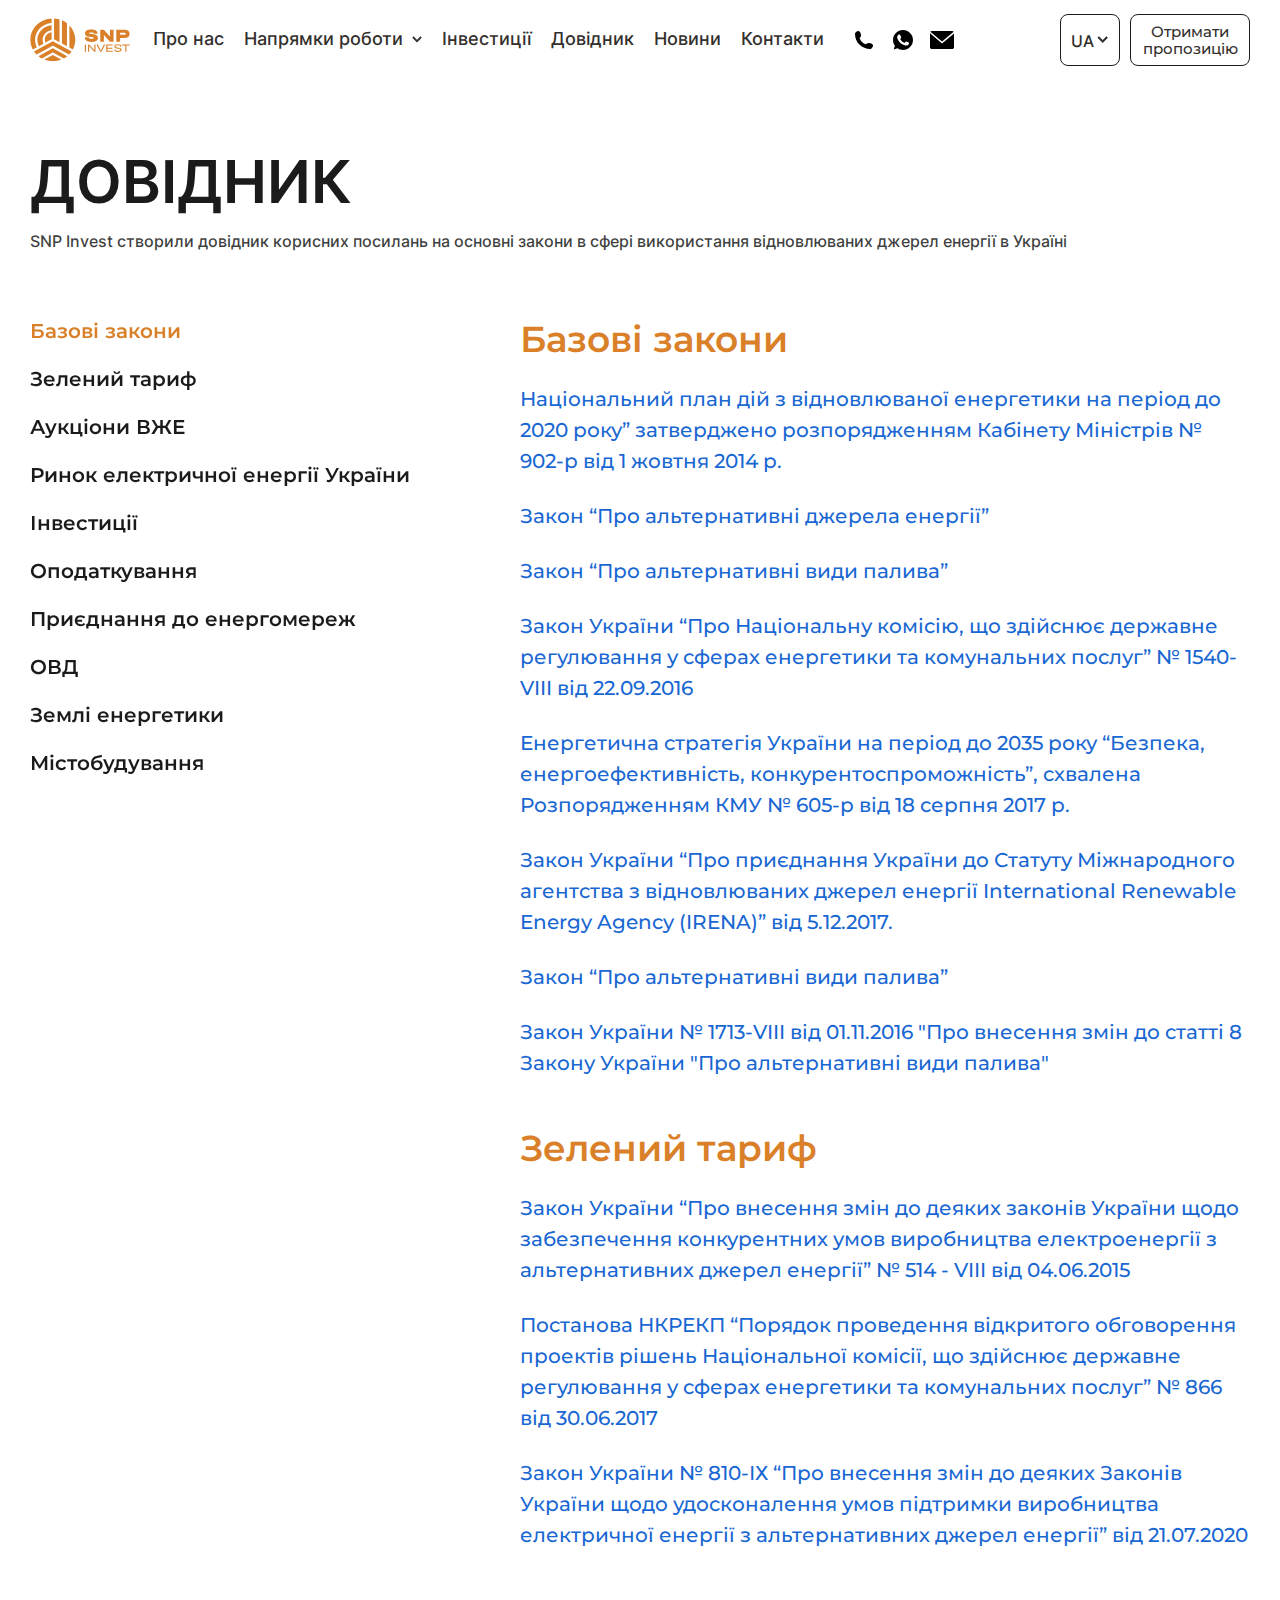
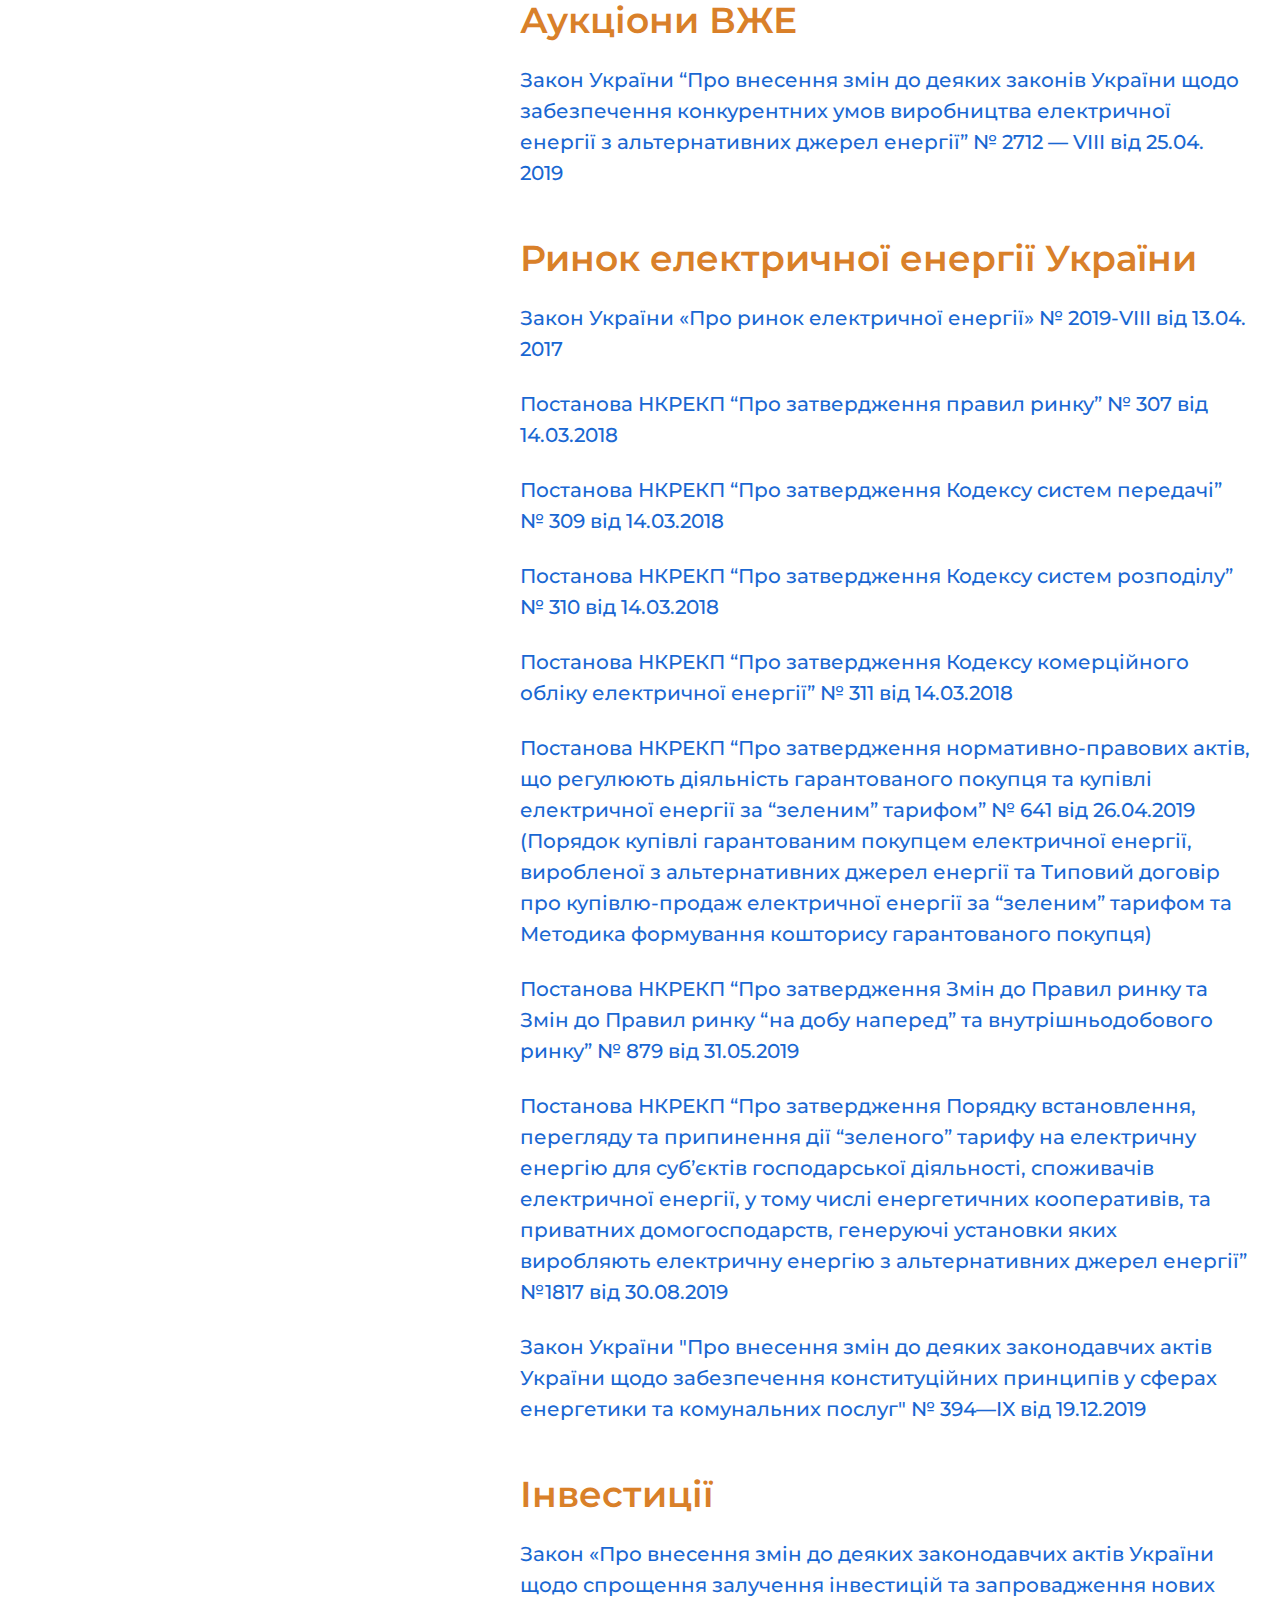
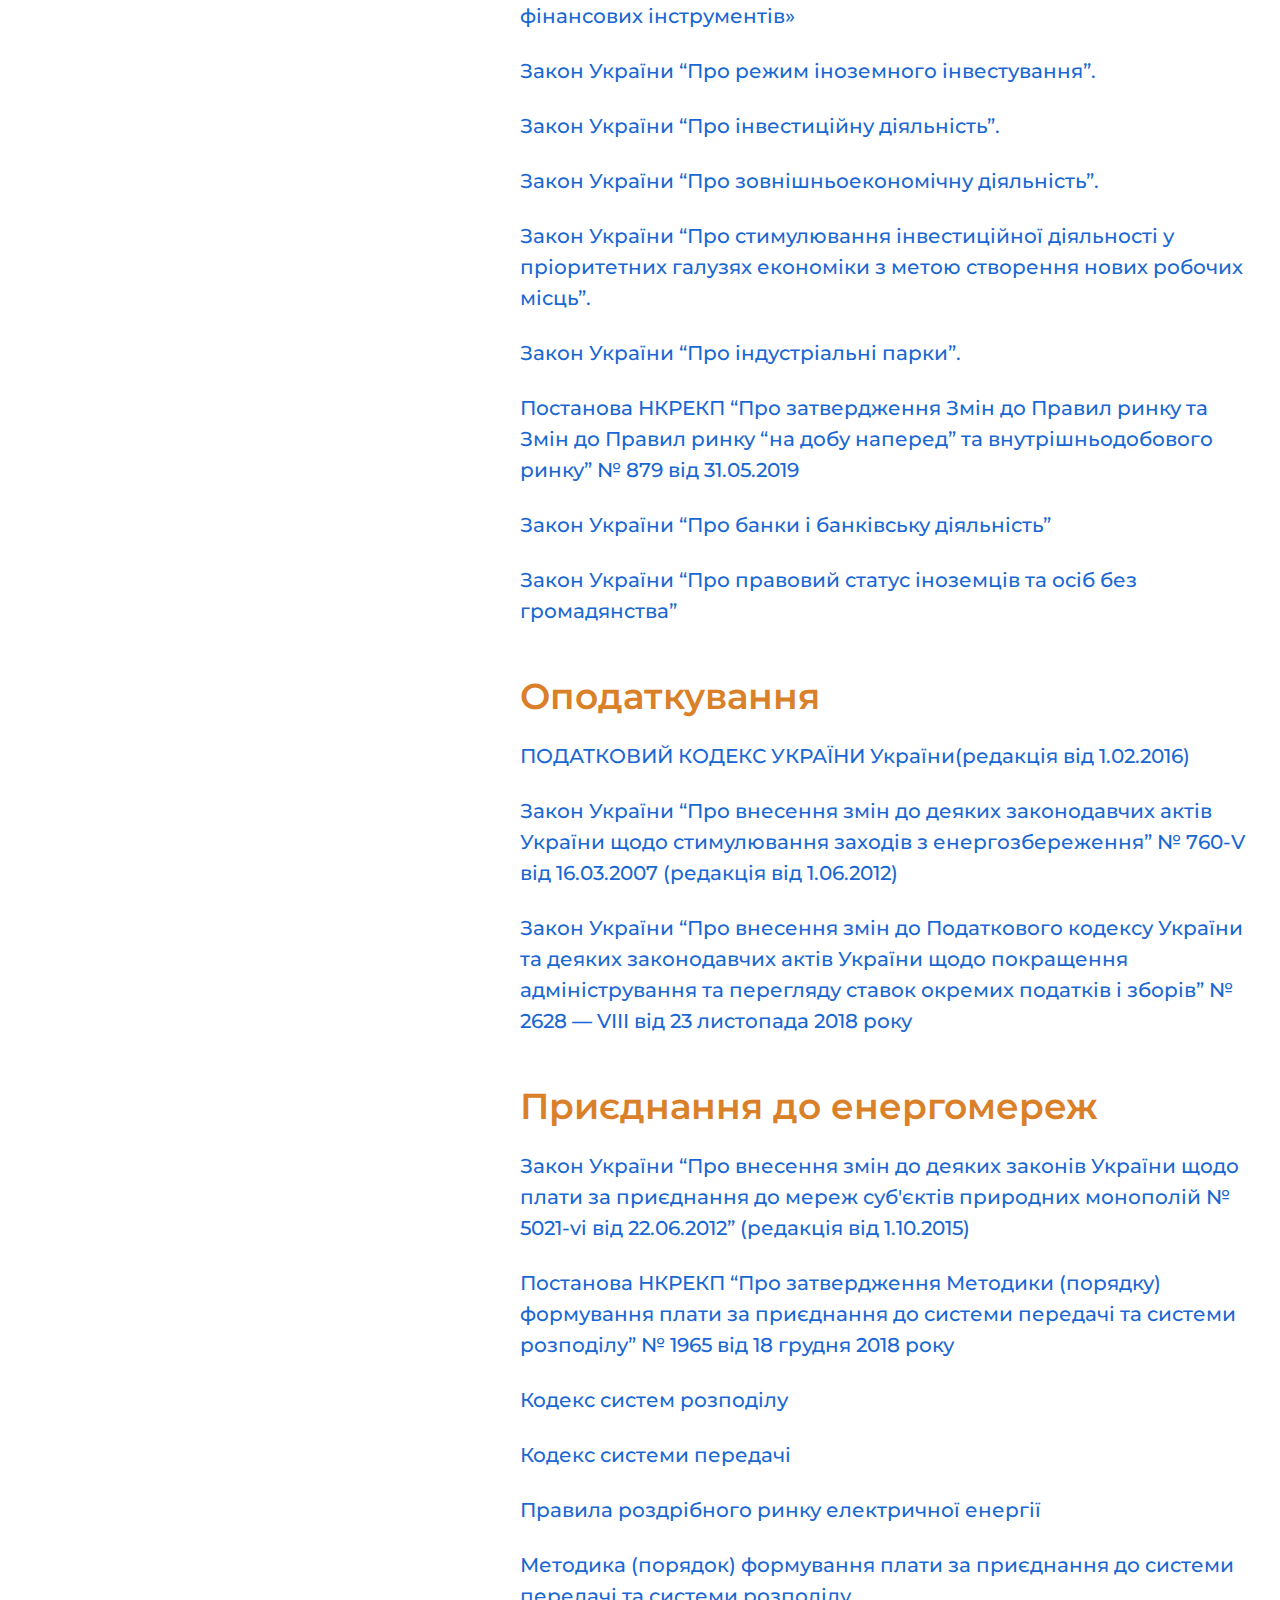
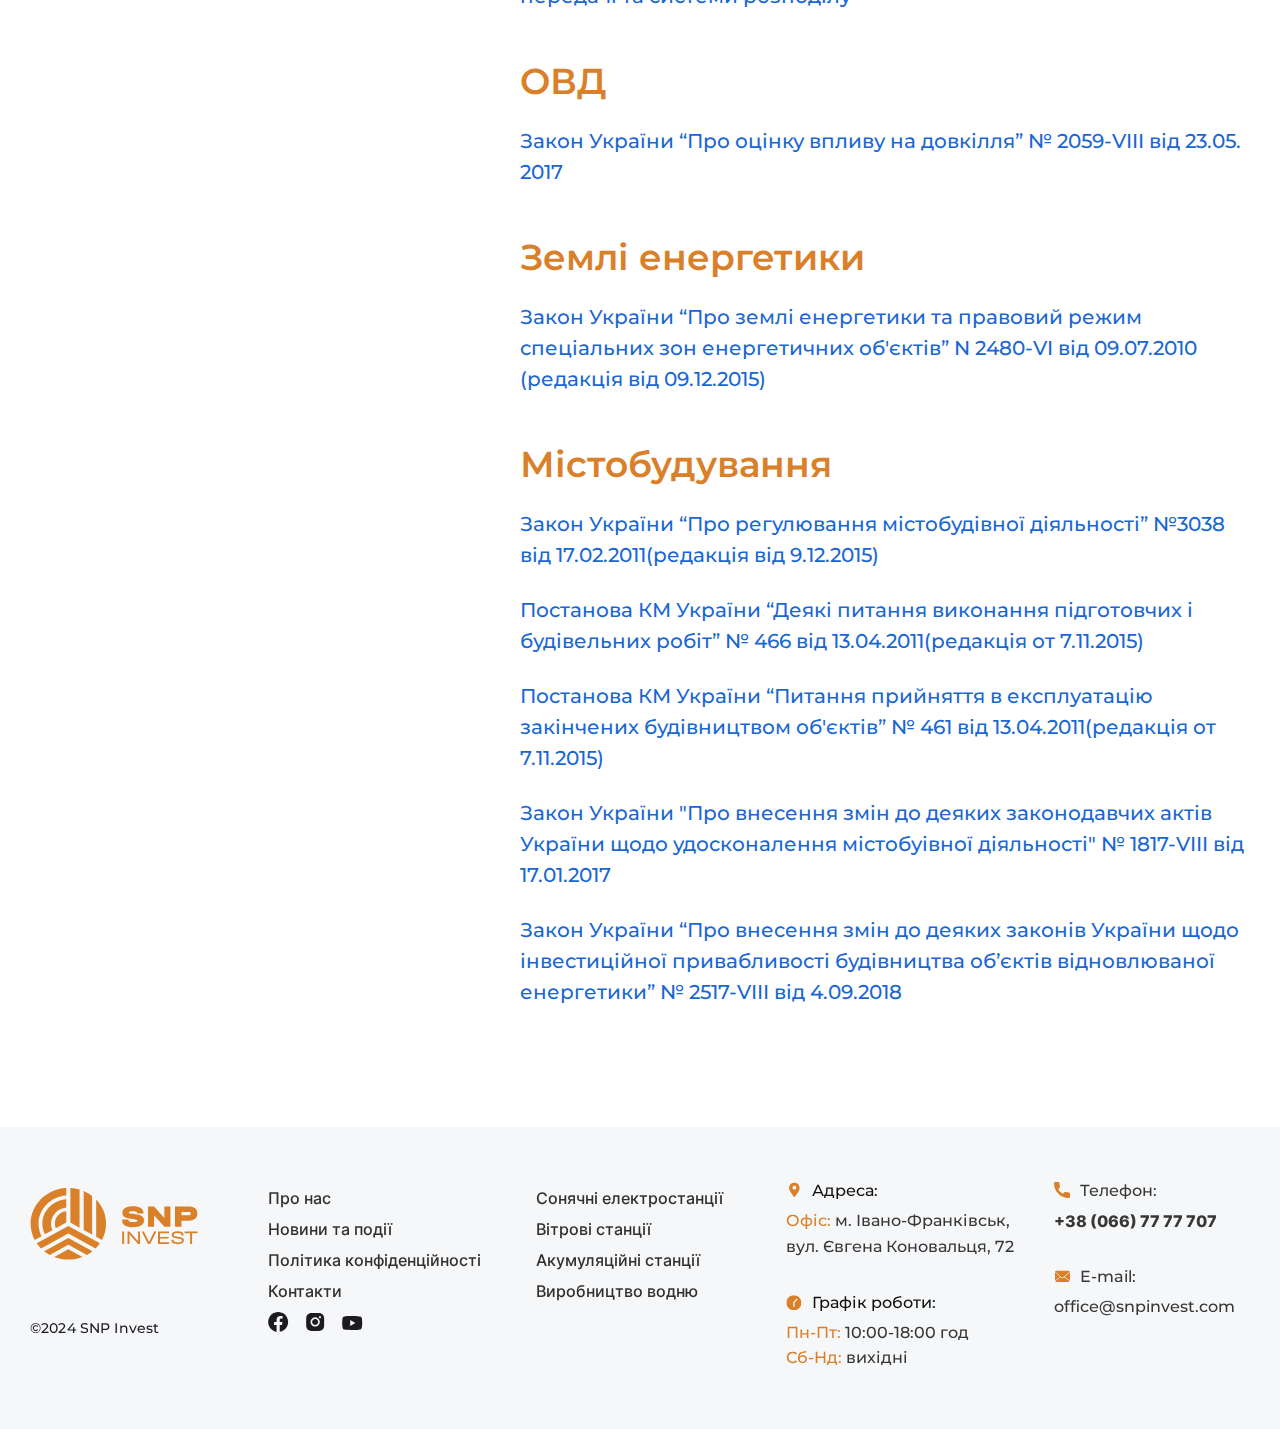
<file: directory.html>
<!DOCTYPE html>
<html lang="uk">
<head>
   <meta charset="UTF-8">
   <meta http-equiv="X-UA-Compatible" content="IE=edge">
   <meta name="viewport" content="width=device-width, initial-scale=1.0">
   <link rel="stylesheet" href="files/select/select.css?_v=20240312202925">
   <link rel="stylesheet" href="files/popup/popup.css?_v=20240312202925">
   <link rel="stylesheet" href="files/tabs/tabs.css?_v=20240312202925">
   <link rel="stylesheet" href="files/fancybox/fancybox.css?_v=20240312202925">
   <link rel="stylesheet" href="css/style.min.css?_v=20240312202925">
   <!--<link rel="icon" type="image/svg+xml" href="favicon.svg">-->
   <title>Довідник</title>
</head>

<body class="directory">
   <div class="wrapper">
      <header class="header">
   <div class="header__wrapper lock-padding">
      <div id="header-container" class="n_container header-container">
         <a href="index.html" class="header__blockLogo">
            <img src="images/svg/logo.svg" alt="">
         </a>
         <div class="header__menu menu">
            <div class="menu__body">
               <nav class="menu-topmenu-container">
                  <ul class="menu__list">
                     <li class="menu-item"> <!-- current-menu-item current_page_item -->
                        <a class="menu__link" href="about-us.html">Про нас</a>
                     </li>
                     <li class="menu-item menu-item-has-children">
                        <a class="menu__link" href="#">Напрямки роботи</a>
                        <span class="menu__arrow">
                           <svg width="11" height="7" viewBox="0 0 11 7" fill="none" xmlns="http://www.w3.org/2000/svg">
                              <path d="M1.00195 0.749512L5.50195 5.24951L10.002 0.749512" stroke="#332F2C" stroke-width="2"/>
                           </svg>
                        </span>
                        <ul class="menu__sub-list">
                           <li class="menu-item">
                              <a class="menu__link" href="solar-power-plants.html">Сонячні електростанції</a>
                           </li>
                           <li class="menu-item">
                              <a class="menu__link" href="#">Акумулятивні станції</a>
                           </li>
                           <li class="menu-item">
                              <a class="menu__link" href="#">Вітрові електростанції</a>
                           </li>
                           <li class="menu-item">
                              <a class="menu__link" href="#">Виробництво водню</a>
                           </li>
                        </ul>
                     </li>
                     <li class="menu-item">
                        <a class="menu__link" href="investments.html">Інвестиції</a>
                     </li>
                     <li class="menu-item">
                        <a class="menu__link" href="directory.html">Довідник</a>
                     </li>
                     <li class="menu-item">
                        <a class="menu__link" href="news.html">Новини</a>
                     </li>
                     <li class="menu-item">
                        <a class="menu__link" href="contacts.html">Контакти</a>
                     </li>
                  </ul>
               </nav>
            </div>
         </div>
         <ul class="header__social">
            <li>
               <a href="tel:">
                  <svg width="18" height="18" viewBox="0 0 18 18" fill="none" xmlns="http://www.w3.org/2000/svg">
                     <path d="M17.921 14.3474L17.8314 14.0774C17.6192 13.4466 16.9237 12.7887 16.2847 12.6153L13.9199 11.9692C13.2786 11.7947 12.3638 12.0293 11.8946 12.4986L11.0387 13.3546C7.92832 12.514 5.48927 10.0744 4.64992 6.96403L5.50583 6.10796C5.97503 5.63867 6.2096 4.72491 6.03513 4.0835L5.39028 1.71708C5.21581 1.07683 4.55682 0.381196 3.92732 0.171302L3.65737 0.0805221C3.02668 -0.129372 2.1272 0.082899 1.65803 0.552153L0.377768 1.83382C0.14905 2.06137 0.00287177 2.71222 0.00287177 2.7146C-0.041906 6.78005 1.55191 10.6969 4.42712 13.5727C7.29528 16.4414 11.1968 18.0332 15.2497 17.999C15.2709 17.999 15.9405 17.8551 16.1692 17.6275L17.4494 16.347C17.9186 15.8778 18.1308 14.9782 17.921 14.3474Z" fill="black"/>
                  </svg>
               </a>
            </li>
            <li>
               <a href="https://web.whatsapp.com/" target="_blank">
                  <svg width="24" height="24" viewBox="0 0 24 24" fill="none" xmlns="http://www.w3.org/2000/svg">
                     <path fill-rule="evenodd" clip-rule="evenodd" d="M11.9991 1.99951C6.48623 1.99951 2.00195 6.48504 2.00195 11.9994C2.00195 14.1864 2.70722 16.2145 3.90612 17.8607L2.66012 21.5761L6.5038 20.3477C8.0847 21.3941 9.9713 21.9995 12.0049 21.9995C17.5177 21.9995 22.002 17.5138 22.002 11.9996C22.002 6.48522 17.5177 1.99968 12.0049 1.99968L11.9991 1.99951ZM9.20731 7.07902C9.0134 6.61462 8.86645 6.59704 8.57269 6.5851C8.47267 6.57929 8.36121 6.57349 8.23764 6.57349C7.85547 6.57349 7.4559 6.68515 7.21489 6.93203C6.92114 7.23184 6.1923 7.93134 6.1923 9.36584C6.1923 10.8004 7.23844 12.1877 7.37943 12.3819C7.52639 12.5756 9.41895 15.5621 12.3575 16.7793C14.6554 17.7317 15.3373 17.6434 15.8603 17.5317C16.6243 17.3671 17.5824 16.8025 17.8234 16.1208C18.0644 15.4387 18.0644 14.8567 17.9937 14.7332C17.9232 14.6098 17.7292 14.5394 17.4354 14.3923C17.1417 14.2453 15.7134 13.5398 15.443 13.4457C15.1784 13.3458 14.9258 13.3812 14.7261 13.6634C14.444 14.0573 14.1678 14.4571 13.9444 14.6981C13.7681 14.8862 13.4799 14.9098 13.2391 14.8097C12.9158 14.6747 12.0108 14.3569 10.894 13.3634C10.03 12.5934 9.44235 11.6352 9.272 11.3472C9.10149 11.0534 9.2544 10.8826 9.38942 10.724C9.53638 10.5417 9.67739 10.4124 9.82435 10.2419C9.97131 10.0715 10.0536 9.98322 10.1476 9.78329C10.2476 9.58933 10.177 9.3894 10.1065 9.2424C10.036 9.0954 9.44831 7.66089 9.20731 7.07902Z" fill="black"/>
                  </svg>
               </a>
            </li>
            <li>
               <a href="mailto:">
                  <svg width="24" height="20" viewBox="0 0 24 20" fill="none" xmlns="http://www.w3.org/2000/svg">
                     <path d="M23.6713 1.74096C23.3331 1.24559 22.7642 0.918213 22.1222 0.918213H1.87669C1.24819 0.918213 0.692437 1.23396 0.351562 1.71209L12.0366 11.4553L23.6713 1.74096Z" fill="black"/>
                     <path d="M0.00195312 3.37256V17.2059C0.00195312 18.2372 0.845703 19.0809 1.87695 19.0809H22.1225C23.1537 19.0809 23.9975 18.2372 23.9975 17.2059V3.42243L12.0368 13.4083L0.00195312 3.37256Z" fill="black"/>
                  </svg>
               </a>
            </li>
         </ul>
         <div data-da="menu-topmenu-container, last, 1099" class="header__wrap-buttons">
            <div data-da="header-container, 3, 1099" class="select">
               <div class="select__header">
                  <span class="select__current">UA</span>
                  <div class="select__icon">
                     <svg width="11" height="7" viewBox="0 0 11 7" fill="none" xmlns="http://www.w3.org/2000/svg">
                        <path d="M1.2002 0.999512L5.7002 5.49951L10.2002 0.999512" stroke="#332F2C" stroke-width="2"/>
                     </svg>
                  </div>
               </div>
               <div class="select__body">
                  <div class="select__item current-lang">UA</div>
                  <div class="select__item">EN</div>
               </div>
            </div>
            <a href="#" class="header__button n_btn">Отримати пропозицію</a>
         </div>
         <div class="menu__icon">
            <span></span>
        </div>
      </div>
   </div>
</header>
      <main class="main">
         <div class="n_container first-screen">
            <h1 class="page__title">Довідник</h1>
            <p>SNP Invest створили довідник корисних посилань на основні закони в сфері використання відновлюваних джерел енергії в Україні</p>
         </div>
         <div class="n_container">
            <div class="directory__items">
               <aside class="directory__item">
                  <ul>
                     <li data-name="basic-laws" class="active">Базові закони</li>
                     <li data-name="green-tariff">Зелений тариф</li>
                     <li data-name="auctions-already">Аукціони ВЖЕ</li>
                     <li data-name="electric-energy-market-of-ukraine">Ринок електричної енергії України</li>
                     <li data-name="investments">Інвестиції</li>
                     <li data-name="taxation">Оподаткування</li>
                     <li data-name="connection-to-power-grids">Приєднання до енергомереж</li>
                     <li data-name="ats">ОВД</li>
                     <li data-name="land-of-energy">Землі енергетики</li>
                     <li data-name="urban-planning">Містобудування</li>
                  </ul>
               </aside>
               <div class="directory__item">
                  <h3 data-title="basic-laws">Базові закони</h3>
                  <a target="_blank" href="#">Національний план дій з відновлюваної енергетики на період до 2020 року” затверджено розпорядженням Кабінету Міністрів № 902-р від 1 жовтня 2014 р.</a>
                  <a target="_blank" href="#">Закон “Про альтернативні джерела енергії”</a>
                  <a target="_blank" href="#">Закон “Про альтернативні види палива”</a>
                  <a target="_blank" href="#">Закон України “Про Національну комісію, що здійснює державне регулювання у сферах енергетики та комунальних послуг” № 1540-VIII від 22.09.2016</a>
                  <a target="_blank" href="#">Енергетична стратегія України на період до 2035 року “Безпека, енергоефективність, конкурентоспроможність”, схвалена Розпорядженням КМУ № 605-р від 18 серпня 2017 р.</a>
                  <a target="_blank" href="#">Закон України “Про приєднання України до Статуту Міжнародного агентства з відновлюваних джерел енергії International Renewable Energy Agency (IRENA)” від 5.12.2017.</a>
                  <a target="_blank" href="#">Закон “Про альтернативні види палива”</a>
                  <a target="_blank" href="#">Закон України № 1713-VIII від 01.11.2016 "Про внесення змін до статті 8 Закону України "Про альтернативні види палива"</a>
                  <h3 data-title="green-tariff">Зелений тариф</h3>
                  <a target="_blank" href="#">Закон України “Про внесення змін до деяких законів України щодо забезпечення конкурентних умов виробництва електроенергії з альтернативних джерел енергії” № 514 - VIII від 04.06.2015</a>
                  <a target="_blank" href="#">Постанова НКРЕКП “Порядок проведення відкритого обговорення проектів рішень Національної комісії, що здійснює державне регулювання у сферах енергетики та комунальних послуг” № 866 від 30.06.2017</a>
                  <a target="_blank" href="#">Закон України № 810-ІХ “Про внесення змін до деяких Законів України щодо удосконалення умов підтримки виробництва електричної енергії з альтернативних джерел енергії” від 21.07.2020</a>
                  <h3 data-title="auctions-already">Аукціони ВЖЕ</h3>
                  <a target="_blank" href="#">Закон України “Про внесення змін до деяких законів України щодо забезпечення конкурентних умов виробництва електричної енергії з альтернативних джерел енергії” № 2712 — VIII від 25.04. 2019</a>
                  <h3 data-title="electric-energy-market-of-ukraine">Ринок електричної енергії України</h3>
                  <a target="_blank" href="#">Закон України «Про ринок електричної енергії» № 2019-VIII від 13.04. 2017</a>
                  <a target="_blank" href="#">Постанова НКРЕКП “Про затвердження правил ринку” № 307 від 14.03.2018</a>
                  <a target="_blank" href="#">Постанова НКРЕКП “Про затвердження Кодексу систем передачі” № 309 від 14.03.2018</a>
                  <a target="_blank" href="#">Постанова НКРЕКП “Про затвердження Кодексу систем розподілу” № 310 від 14.03.2018</a>
                  <a target="_blank" href="#">Постанова НКРЕКП “Про затвердження Кодексу комерційного обліку електричної енергії” № 311 від 14.03.2018</a>
                  <a target="_blank" href="#">Постанова НКРЕКП “Про затвердження нормативно-правових актів, що регулюють діяльність гарантованого покупця та купівлі електричної енергії за “зеленим” тарифом” № 641 від 26.04.2019 (Порядок купівлі гарантованим покупцем електричної енергії, виробленої з альтернативних джерел енергії та Типовий договір про купівлю-продаж електричної енергії за “зеленим” тарифом та Методика формування кошторису гарантованого покупця)</a>
                  <a target="_blank" href="#">Постанова НКРЕКП “Про затвердження Змін до Правил ринку та Змін до Правил ринку “на добу наперед” та внутрішньодобового ринку” № 879 від 31.05.2019</a>
                  <a target="_blank" href="#">Постанова НКРЕКП “Про затвердження Порядку встановлення, перегляду та припинення дії “зеленого” тарифу на електричну енергію для суб’єктів господарської діяльності, споживачів електричної енергії, у тому числі енергетичних кооперативів, та приватних домогосподарств, генеруючі установки яких виробляють електричну енергію з альтернативних джерел енергії” №1817 від 30.08.2019</a>
                  <a target="_blank" href="#">Закон України "Про внесення змін до деяких законодавчих актів України щодо забезпечення конституційних принципів у сферах енергетики та комунальних послуг" № 394—IX від 19.12.2019</a>
                  <h3 data-title="investments">Інвестиції</h3>
                  <a target="_blank" href="#">Закон «Про внесення змін до деяких законодавчих актів України щодо спрощення залучення інвестицій та запровадження нових фінансових інструментів»</a>
                  <a target="_blank" href="#">Закон України “Про режим іноземного інвестування”.</a>
                  <a target="_blank" href="#">Закон України “Про інвестиційну діяльність”.</a>
                  <a target="_blank" href="#">Закон України “Про зовнішньоекономічну діяльність”.</a>
                  <a target="_blank" href="#">Закон України “Про стимулювання інвестиційної діяльності у пріоритетних галузях економіки з метою створення нових робочих місць”.</a>
                  <a target="_blank" href="#">Закон України “Про індустріальні парки”.</a>
                  <a target="_blank" href="#">Постанова НКРЕКП “Про затвердження Змін до Правил ринку та Змін до Правил ринку “на добу наперед” та внутрішньодобового ринку” № 879 від 31.05.2019</a>
                  <a target="_blank" href="#">Закон України “Про банки і банківську діяльність”</a>
                  <a target="_blank" href="#">Закон України “Про правовий статус іноземців та осіб без громадянства”</a>
                  <h3 data-title="taxation">Оподаткування</h3>
                  <a target="_blank" href="#">ПОДАТКОВИЙ КОДЕКС УКРАЇНИ України(редакція від 1.02.2016)</a>
                  <a target="_blank" href="#">Закон України “Про внесення змін до деяких законодавчих актів України щодо стимулювання заходів з енергозбереження” № 760-V від 16.03.2007 (редакція від 1.06.2012)</a>
                  <a target="_blank" href="#">Закон України “Про внесення змін до Податкового кодексу України та деяких законодавчих актів України щодо покращення адміністрування та перегляду ставок окремих податків і зборів” № 2628 — VIII від 23 листопада 2018 року</a>
                  <h3 data-title="connection-to-power-grids">Приєднання до енергомереж</h3>
                  <a target="_blank" href="#">Закон України “Про внесення змін до деяких законів України щодо плати за приєднання до мереж суб'єктів природних монополій № 5021-vi від 22.06.2012” (редакція від 1.10.2015)</a>
                  <a target="_blank" href="#">Постанова НКРЕКП “Про затвердження Методики (порядку) формування плати за приєднання до системи передачі та системи розподілу” № 1965 від 18 грудня 2018 року</a>
                  <a target="_blank" href="#">Кодекс систем розподілу</a>
                  <a target="_blank" href="#">Кодекс системи передачі</a>
                  <a target="_blank" href="#">Правила роздрібного ринку електричної енергії</a>
                  <a target="_blank" href="#">Методика (порядок) формування плати за приєднання до системи передачі та системи розподілу</a>
                  <h3 data-title="ats">ОВД</h3>
                  <a target="_blank" href="#">Закон України “Про оцінку впливу на довкілля” № 2059-VIII від 23.05. 2017</a>
                  <h3 data-title="land-of-energy">Землі енергетики</h3>
                  <a target="_blank" href="#">Закон України “Про землі енергетики та правовий режим спеціальних зон енергетичних об'єктів” N 2480-VI від 09.07.2010 (редакція від 09.12.2015)</a>
                  <h3 data-title="urban-planning">Містобудування</h3>
                  <a target="_blank" href="#">Закон України “Про регулювання містобудівної діяльності” №3038 від 17.02.2011(редакція від 9.12.2015)</a>
                  <a target="_blank" href="#">Постанова КМ України “Деякі питання виконання підготовчих і будівельних робіт” № 466 від 13.04.2011(редакція от 7.11.2015)</a>
                  <a target="_blank" href="#">Постанова КМ України “Питання прийняття в експлуатацію закінчених будівництвом об'єктів” № 461 від 13.04.2011(редакція от 7.11.2015)</a>
                  <a target="_blank" href="#">Закон України "Про внесення змін до деяких законодавчих актів України щодо удосконалення містобуівної діяльності" № 1817-VIII від 17.01.2017</a>
                  <a target="_blank" href="#">Закон України “Про внесення змін до деяких законів України щодо інвестиційної привабливості будівництва об’єктів відновлюваної енергетики” № 2517-VIII від 4.09.2018</a>
               </div>
            </div>
         </div>
      </main>
      <footer class="footer">
   <div class="n_container">
      <div class="footer__items">
         <div class="footer__item">
            <div class="footer__item-content">
               <div class="footer__block-logo">
                  <img src="images/svg/logo.svg" alt="SNP Invest">
               </div>
               <p class="footer__copyright">&copy;2024 SNP Invest</p>
            </div>
         </div>
         <div class="footer__item">
            <div class="footer__item-content">
               <nav class="footer__menu">
                  <ul>
                     <li>
                        <a href="about-us.html">Про нас</a>
                     </li>
                     <li>
                        <a href="#">Новини та події</a>
                     </li>
                     <li>
                        <a href="#">Політика конфіденційності</a>
                     </li>
                     <li>
                        <a href="#">Контакти</a>
                     </li>
                  </ul>
               </nav>
               <ul class="footer__social">
                  <li>
                     <a href="https://www.facebook.com" target="_blank">
                        <svg width="21" height="20" viewBox="0 0 21 20" fill="none" xmlns="http://www.w3.org/2000/svg">
                           <path d="M10.1567 -0.00947571C8.33457 -0.00947571 6.64825 0.44607 5.0978 1.35716C3.59531 2.25226 2.3965 3.45107 1.5014 4.95356C0.59031 6.50401 0.134766 8.19032 0.134766 10.0125C0.134766 11.6429 0.51039 13.1773 1.26164 14.6159C1.9969 16.0065 3.00789 17.1693 4.29461 18.1044C5.58132 19.0395 7.00789 19.6349 8.57433 19.8906V12.8896H6.03287V10.0125H8.57433V7.80671C8.57433 6.55996 8.91399 5.59692 9.59331 4.9176C10.2726 4.23828 11.1957 3.89862 12.3625 3.89862C12.8101 3.89862 13.3216 3.93058 13.897 3.99452L14.5923 4.1144V6.55996H13.3456C12.7701 6.55996 12.3386 6.7198 12.0508 7.03948C11.8271 7.3112 11.7152 7.67085 11.7152 8.1184V9.98853H14.4724L14.0409 12.8896H11.7152V19.8666C13.2816 19.6269 14.7082 19.0395 15.9949 18.1044C17.2816 17.1693 18.2926 16.0065 19.0279 14.6159C19.7791 13.1773 20.1547 11.6429 20.1547 10.0125C20.1547 8.19032 19.6992 6.50401 18.7881 4.95356C17.893 3.45107 16.6942 2.25226 15.1917 1.35716C13.6413 0.44607 11.9629 -0.00947571 10.1567 -0.00947571Z" fill="#1C1B1D"/>
                        </svg>
                     </a>
                  </li>
                  <li>
                     <a href="https://www.instagram.com" target="_blank">
                        <svg width="19" height="20" viewBox="0 0 19 20" fill="none" xmlns="http://www.w3.org/2000/svg">
                           <path d="M18.1123 6.29608C18.0964 5.54483 17.9525 4.80956 17.6808 4.09028C17.457 3.48289 17.1133 2.95142 16.6498 2.49588C16.1863 2.04033 15.6508 1.69268 15.0434 1.45292C14.3401 1.19718 13.6128 1.06131 12.8616 1.04533C12.0464 0.997375 10.8076 0.973398 9.14531 0.973398L6.7477 0.997375C6.3481 0.997375 5.91653 1.01336 5.453 1.04533C4.70175 1.06131 3.97448 1.19718 3.27118 1.45292C2.66379 1.69268 2.12832 2.04033 1.66479 2.49588C1.20125 2.95142 0.857594 3.48289 0.633817 4.09028C0.362089 4.79358 0.218233 5.52085 0.202249 6.2721C0.170281 7.10327 0.154297 8.34203 0.154297 9.98838V12.386C0.170281 12.8016 0.186265 13.2411 0.202249 13.7047C0.218233 14.4559 0.362089 15.1832 0.633817 15.8865C0.857594 16.4939 1.20125 17.0253 1.66479 17.4809C2.12832 17.9364 2.66379 18.2841 3.27118 18.5238C3.97448 18.7956 4.70175 18.9394 5.453 18.9554C6.28417 19.0034 7.52293 19.0273 9.16928 19.0273L11.5669 19.0034C11.9665 19.0034 12.3981 18.9874 12.8616 18.9554C13.6128 18.9394 14.3401 18.8036 15.0434 18.5478C15.6508 18.3081 16.1863 17.9604 16.6498 17.5049C17.1133 17.0493 17.457 16.5179 17.6808 15.9105C17.9525 15.2072 18.0964 14.4799 18.1123 13.7286C18.1443 12.8975 18.1603 11.6587 18.1603 10.0124V7.59078C18.1443 7.19118 18.1283 6.75961 18.1123 6.29608ZM9.14531 14.5918C8.31414 14.5918 7.54291 14.388 6.83162 13.9804C6.12033 13.5728 5.55689 13.0134 5.14131 12.3021C4.72573 11.5908 4.51793 10.8156 4.51793 9.9764C4.51793 9.13723 4.72573 8.36601 5.14131 7.66271C5.55689 6.95941 6.12033 6.39997 6.83162 5.98439C7.54291 5.5688 8.31414 5.36101 9.14531 5.36101C9.76868 5.36101 10.3601 5.4769 10.9195 5.70866C11.479 5.94043 11.9785 6.2721 12.418 6.70367C12.8576 7.13524 13.1933 7.63474 13.425 8.20217C13.6568 8.7696 13.7727 9.36101 13.7727 9.9764C13.7727 10.5918 13.6568 11.1832 13.425 11.7506C13.1933 12.3181 12.8576 12.8176 12.418 13.2491C11.9785 13.6807 11.479 14.0124 10.9195 14.2441C10.3601 14.4759 9.76868 14.5918 9.14531 14.5918ZM13.9645 6.2721C13.8206 6.2721 13.6808 6.24413 13.5449 6.18818C13.409 6.13224 13.2932 6.05232 13.1973 5.94842C13.1013 5.84453 13.0254 5.72864 12.9695 5.60077C12.9135 5.4729 12.8856 5.33704 12.8856 5.19318C12.8856 5.04932 12.9135 4.90946 12.9695 4.7736C13.0254 4.63773 13.1013 4.52185 13.1973 4.42595C13.2932 4.33004 13.409 4.25412 13.5449 4.19817C13.6808 4.14223 13.8206 4.11426 13.9645 4.11426C14.1083 4.11426 14.2442 4.14223 14.3721 4.19817C14.5 4.25412 14.6158 4.33004 14.7197 4.42595C14.8236 4.52185 14.9035 4.63773 14.9595 4.7736C15.0154 4.90946 15.0434 5.04932 15.0434 5.19318C15.0434 5.48089 14.9355 5.73264 14.7197 5.94842C14.5039 6.16421 14.2522 6.2721 13.9645 6.2721ZM9.14531 12.9854C9.68876 12.9854 10.1923 12.8495 10.6558 12.5778C11.1193 12.3061 11.483 11.9424 11.7467 11.4869C12.0104 11.0313 12.1423 10.5318 12.1423 9.98838C12.1423 9.44493 12.0104 8.94143 11.7467 8.47789C11.483 8.01436 11.1193 7.64672 10.6558 7.375C10.1923 7.10327 9.68876 6.9674 9.14531 6.9674C8.60185 6.9674 8.10235 7.10327 7.6468 7.375C7.19126 7.64672 6.82762 8.01436 6.5559 8.47789C6.28417 8.94143 6.1483 9.44493 6.1483 9.98838C6.1483 10.5318 6.28417 11.0313 6.5559 11.4869C6.82762 11.9424 7.19126 12.3061 7.6468 12.5778C8.10235 12.8495 8.60185 12.9854 9.14531 12.9854Z" fill="#1C1B1D"/>
                        </svg>
                     </a>
                  </li>
                  <li>
                     <a href="https://www.youtube.com/" target="_blank">
                        <svg class="footer__youtybe-icon" width="21" height="15" viewBox="0 0 21 15" fill="none" xmlns="http://www.w3.org/2000/svg">
                           <path d="M19.7872 2.19325C19.6593 1.77766 19.4395 1.41003 19.1279 1.09035C18.8162 0.77067 18.4445 0.554886 18.013 0.442998C17.5494 0.315125 16.6383 0.211229 15.2797 0.13131C14.3207 0.0833578 13.1858 0.0433979 11.8751 0.0114298H10.1968H8.49448C7.1838 0.0274134 6.04893 0.0593815 5.08989 0.107334C3.73125 0.187254 2.82815 0.287154 2.3806 0.407034C1.93305 0.526914 1.55343 0.746695 1.24174 1.06637C0.930049 1.38605 0.714265 1.76967 0.594385 2.21722C0.474505 2.66478 0.374605 3.30414 0.294685 4.13531C0.246733 4.72671 0.214765 5.38206 0.198781 6.10134L0.174805 6.98845V7.89954C0.206773 8.61882 0.246733 9.27417 0.294685 9.86558C0.358621 10.6967 0.450529 11.3361 0.570409 11.7837C0.690289 12.2312 0.906073 12.6148 1.21776 12.9345C1.52945 13.2542 1.90108 13.47 2.33265 13.5819C2.81217 13.7097 3.72326 13.8056 5.06591 13.8696C6.04094 13.9335 7.1838 13.9735 8.49448 13.9895L10.1728 14.0134L11.8511 13.9895C13.1618 13.9735 14.3047 13.9415 15.2797 13.8935C16.6224 13.8296 17.5175 13.7377 17.965 13.6178C18.4126 13.4979 18.7962 13.2782 19.1159 12.9585C19.4355 12.6388 19.6553 12.2592 19.7752 11.8196C19.8951 11.3801 19.987 10.7447 20.0509 9.91353C20.1149 9.30614 20.1548 8.6428 20.1708 7.92352L20.1948 7.0364L20.1708 6.12532C20.1548 5.40604 20.1229 4.75069 20.0749 4.15928C20.011 3.31213 19.9151 2.65678 19.7872 2.19325ZM8.1828 10.0094V4.01543L13.3856 7.01243L8.1828 10.0094Z" fill="#1C1B1D"/>
                        </svg>
                     </a>
                  </li>
               </ul>
            </div>
         </div>
         <div class="footer__item">
            <div class="footer__item-content">
               <nav class="footer__menu">
                  <ul>
                     <li>
                        <a href="solar-power-plants.html">Сонячні електростанції</a>
                     </li>
                     <li>
                        <a href="#">Вітрові станції</a>
                     </li>
                     <li>
                        <a href="#">Акумуляційні станції</a>
                     </li>
                     <li>
                        <a href="#">Виробництво водню</a>
                     </li>
                  </ul>
               </nav>
            </div>
         </div>
         <div class="footer__item">
            <div class="footer__item-content">
               <div class="footer__block-info">
                  <div class="footer__wrap-icon-and-name">
                     <div class="wrap-icon">
                        <svg width="17" height="16" viewBox="0 0 17 16" fill="none" xmlns="http://www.w3.org/2000/svg">
                           <g clip-path="url(#footer-location-icon)">
                              <g clip-path="url(#footer-location-icon-2)">
                                 <path d="M12.828 1.6419C11.7691 0.584018 10.3621 0.000488281 8.86561 0.000488281C7.36913 0.000488281 5.96208 0.583076 4.90325 1.6419C2.94466 3.60049 2.7009 7.28519 4.37619 9.51766L8.86561 16.0014L13.3484 9.52708C15.0303 7.28519 14.7865 3.60143 12.828 1.64284V1.6419ZM8.91737 7.59766C7.78984 7.59766 6.87219 6.68002 6.87219 5.55249C6.87219 4.42496 7.78984 3.50731 8.91737 3.50731C10.0449 3.50731 10.9625 4.42496 10.9625 5.55249C10.9625 6.68002 10.0449 7.59766 8.91737 7.59766Z" fill="#D98029"/>
                              </g>
                           </g>
                           <defs>
                              <clipPath id="footer-location-icon">
                                 <rect width="16" height="16" fill="white" transform="translate(0.865234 0.000488281)"/>
                              </clipPath>
                              <clipPath id="footer-location-icon-2">
                                 <rect width="16" height="16" fill="white" transform="translate(0.865234 0.000488281)"/>
                              </clipPath>
                           </defs>
                        </svg>
                     </div>
                     <p><strong>Адреса:</strong></p>
                  </div>
                  <address><span>Офіс:</span> м. Івано-Франківськ, вул. Євгена Коновальця, 72</address>
               </div>
               <div class="footer__block-info">
                  <div class="footer__wrap-icon-and-name">
                     <div class="wrap-icon">
                        <svg width="17" height="17" viewBox="0 0 17 17" fill="none" xmlns="http://www.w3.org/2000/svg">
                           <g clip-path="url(#footer-clock-icon)">
                              <path d="M8.39258 16.73C3.98128 16.73 0.392578 13.1413 0.392578 8.72998C0.392578 4.31869 3.98128 0.72998 8.39258 0.72998C12.8039 0.72998 16.3926 4.31869 16.3926 8.72998C16.3926 13.1413 12.8039 16.73 8.39258 16.73ZM12.1968 4.59163C12.0669 4.46175 11.8966 4.39586 11.7253 4.39586C11.554 4.39586 11.3836 4.46175 11.2538 4.59163L7.92011 7.92527C7.79493 8.04951 7.72434 8.21892 7.72434 8.3968V12.73C7.72434 13.0989 8.0227 13.3963 8.3907 13.3963C8.7587 13.3963 9.05705 13.098 9.05705 12.73V8.67257L12.1949 5.53469C12.4556 5.27398 12.4556 4.85233 12.1949 4.59163H12.1968Z" fill="#D98029"/>
                           </g>
                           <defs>
                              <clipPath id="footer-clock-icon">
                                 <rect width="16" height="16" fill="white" transform="matrix(1 0 0 -1 0.392578 16.73)"/>
                              </clipPath>
                           </defs>
                        </svg>
                     </div>
                     <p><strong>Графік роботи:</strong></p>
                  </div>
                  <p><span>Пн-Пт: </span>10:00-18:00 год</p>
                  <p><span>Сб-Нд: </span>вихідні</p>
               </div>
            </div>
         </div>
         <div class="footer__item">
            <div class="footer__item-content">
               <div class="footer__block-info">
                  <div class="footer__wrap-icon-and-name">
                     <div class="wrap-icon">
                        <svg width="16" height="16" viewBox="0 0 16 16" fill="none" xmlns="http://www.w3.org/2000/svg">
                           <g clip-path="url(#footer-tel-icon)">
                              <g clip-path="url(#footer-tel-icon-2)">
                                 <path d="M14.7163 10.5031C13.7365 10.5031 12.7746 10.3497 11.8636 10.0485C11.4165 9.89605 10.8678 10.0363 10.5949 10.3158L8.79627 11.6739C6.70968 10.5605 5.42498 9.27582 4.32662 7.20523L5.64521 5.45276C5.9878 5.11111 6.11015 4.61135 5.96333 4.14264C5.66121 3.22594 5.50686 2.26499 5.50686 1.28523C5.50686 0.577465 4.93086 0.00146484 4.22309 0.00146484H1.28474C0.576977 0.00146484 0.000976562 0.577465 0.000976562 1.28523C0.000976562 9.40005 6.60239 16.0015 14.7172 16.0015C15.425 16.0015 16.001 15.4255 16.001 14.7177V11.7878C16.001 11.0801 15.425 10.5041 14.7172 10.5041L14.7163 10.5031Z" fill="#D98029"/>
                              </g>
                           </g>
                           <defs>
                              <clipPath id="footer-tel-icon">
                                 <rect width="16" height="16" fill="white" transform="translate(0 0.000488281)"/>
                              </clipPath>
                              <clipPath id="footer-tel-icon-2">
                                 <rect width="16" height="16" fill="white" transform="translate(0 0.000488281)"/>
                              </clipPath>
                           </defs>
                        </svg>
                     </div>
                     <p>Телефон:</p>
                  </div>
                  <p><a href="tel:+380667777707" class="footer__phone">+38 (066) 77 77 707</a></p>
               </div>
               <div class="footer__block-info">
                  <div class="footer__wrap-icon-and-name">
                     <div class="wrap-icon">
                        <svg width="17" height="17" viewBox="0 0 17 17" fill="none" xmlns="http://www.w3.org/2000/svg">
                           <g clip-path="url(#footer-icon-email)">
                              <g clip-path="url(#footer-icon-email-2)">
                                 <path d="M1.30466 3.32422C3.50042 5.18398 7.3536 8.45551 8.48584 9.47574C8.63831 9.61316 8.80113 9.68374 8.97054 9.68374C9.13995 9.68374 9.30184 9.6141 9.45431 9.47763C10.5875 8.45645 14.4407 5.18398 16.6374 3.32422C16.7738 3.20845 16.7945 3.00516 16.6844 2.86398C16.4284 2.53739 16.0472 2.3501 15.6378 2.3501H2.30419C1.89572 2.3501 1.5136 2.53739 1.2576 2.86398C1.14654 3.00516 1.16819 3.20845 1.30466 3.32422Z" fill="#D98029"/>
                                 <path d="M16.7779 4.33216C16.6593 4.27757 16.5209 4.2964 16.4221 4.38016C14.984 5.59899 13.0894 7.21028 11.6598 8.43946C11.5845 8.50346 11.5421 8.59852 11.544 8.69828C11.5459 8.79805 11.5911 8.89028 11.6692 8.9524C12.9972 10.0159 14.9981 11.4785 16.4428 12.5185C16.5002 12.5599 16.5689 12.5816 16.6377 12.5816C16.6894 12.5816 16.7421 12.5693 16.7892 12.5449C16.9002 12.4875 16.9708 12.3736 16.9708 12.2484V4.63522C16.9708 4.50534 16.8955 4.38581 16.7779 4.33216Z" fill="#D98029"/>
                                 <path d="M1.4987 12.5178C2.94435 11.4778 4.94529 10.0152 6.27235 8.95167C6.34953 8.88955 6.39564 8.79637 6.39753 8.69755C6.39941 8.59872 6.35706 8.50367 6.28176 8.43872C4.85306 7.20955 2.95753 5.5992 1.51941 4.37943C1.42059 4.29567 1.28129 4.27684 1.16364 4.33143C1.046 4.38602 0.970703 4.50367 0.970703 4.63355V12.2467C0.970703 12.3719 1.04035 12.4867 1.15235 12.5432C1.20035 12.5677 1.25211 12.5799 1.30482 12.5799C1.37353 12.5799 1.44223 12.5583 1.49964 12.5168L1.4987 12.5178Z" fill="#D98029"/>
                                 <path d="M16.5623 13.4259C15.1666 12.4273 12.5962 10.5666 11.0621 9.32049C10.9369 9.21885 10.7562 9.22167 10.6329 9.32802C10.3317 9.59061 10.0795 9.81179 9.90067 9.97273C9.35197 10.4678 8.59056 10.4678 8.03997 9.97179C7.86209 9.81179 7.60985 9.58967 7.30867 9.32802C7.18632 9.22167 7.00562 9.21791 6.8795 9.32049C5.35009 10.5619 2.77691 12.4254 1.37926 13.4259C1.30115 13.4814 1.25126 13.568 1.24185 13.6631C1.23244 13.7581 1.26444 13.8532 1.32938 13.9238C1.58162 14.1958 1.93738 14.352 2.30444 14.352H15.6381C16.0051 14.352 16.36 14.1958 16.6131 13.9247C16.6781 13.8551 16.7101 13.76 16.7007 13.665C16.6913 13.5699 16.6404 13.4833 16.5633 13.4268L16.5623 13.4259Z" fill="#D98029"/>
                              </g>
                           </g>
                           <defs>
                              <clipPath id="footer-icon-email">
                                 <rect width="16" height="16" fill="white" transform="translate(0.970703 0.351074)"/>
                              </clipPath>
                              <clipPath id="footer-icon-email-2">
                                 <rect width="16" height="16" fill="white" transform="translate(0.970703 0.351074)"/>
                              </clipPath>
                           </defs>
                        </svg>
                     </div>
                     <p>E-mail:</p>
                  </div>
                  <p><a href="mailto:office@snpinvest.com">office@snpinvest.com</a></p>
               </div>
            </div>
         </div>
      </div>
   </div>
</footer>
   </div>

   <script src="js/script.min.js?_v=20240312202925"></script>

   <script src="files/select/select.js?_v=20240312202925"></script>

   <script src="files/js/for-directory-page.js?_v=20240312202925"></script>

</body>
</html>
</file>
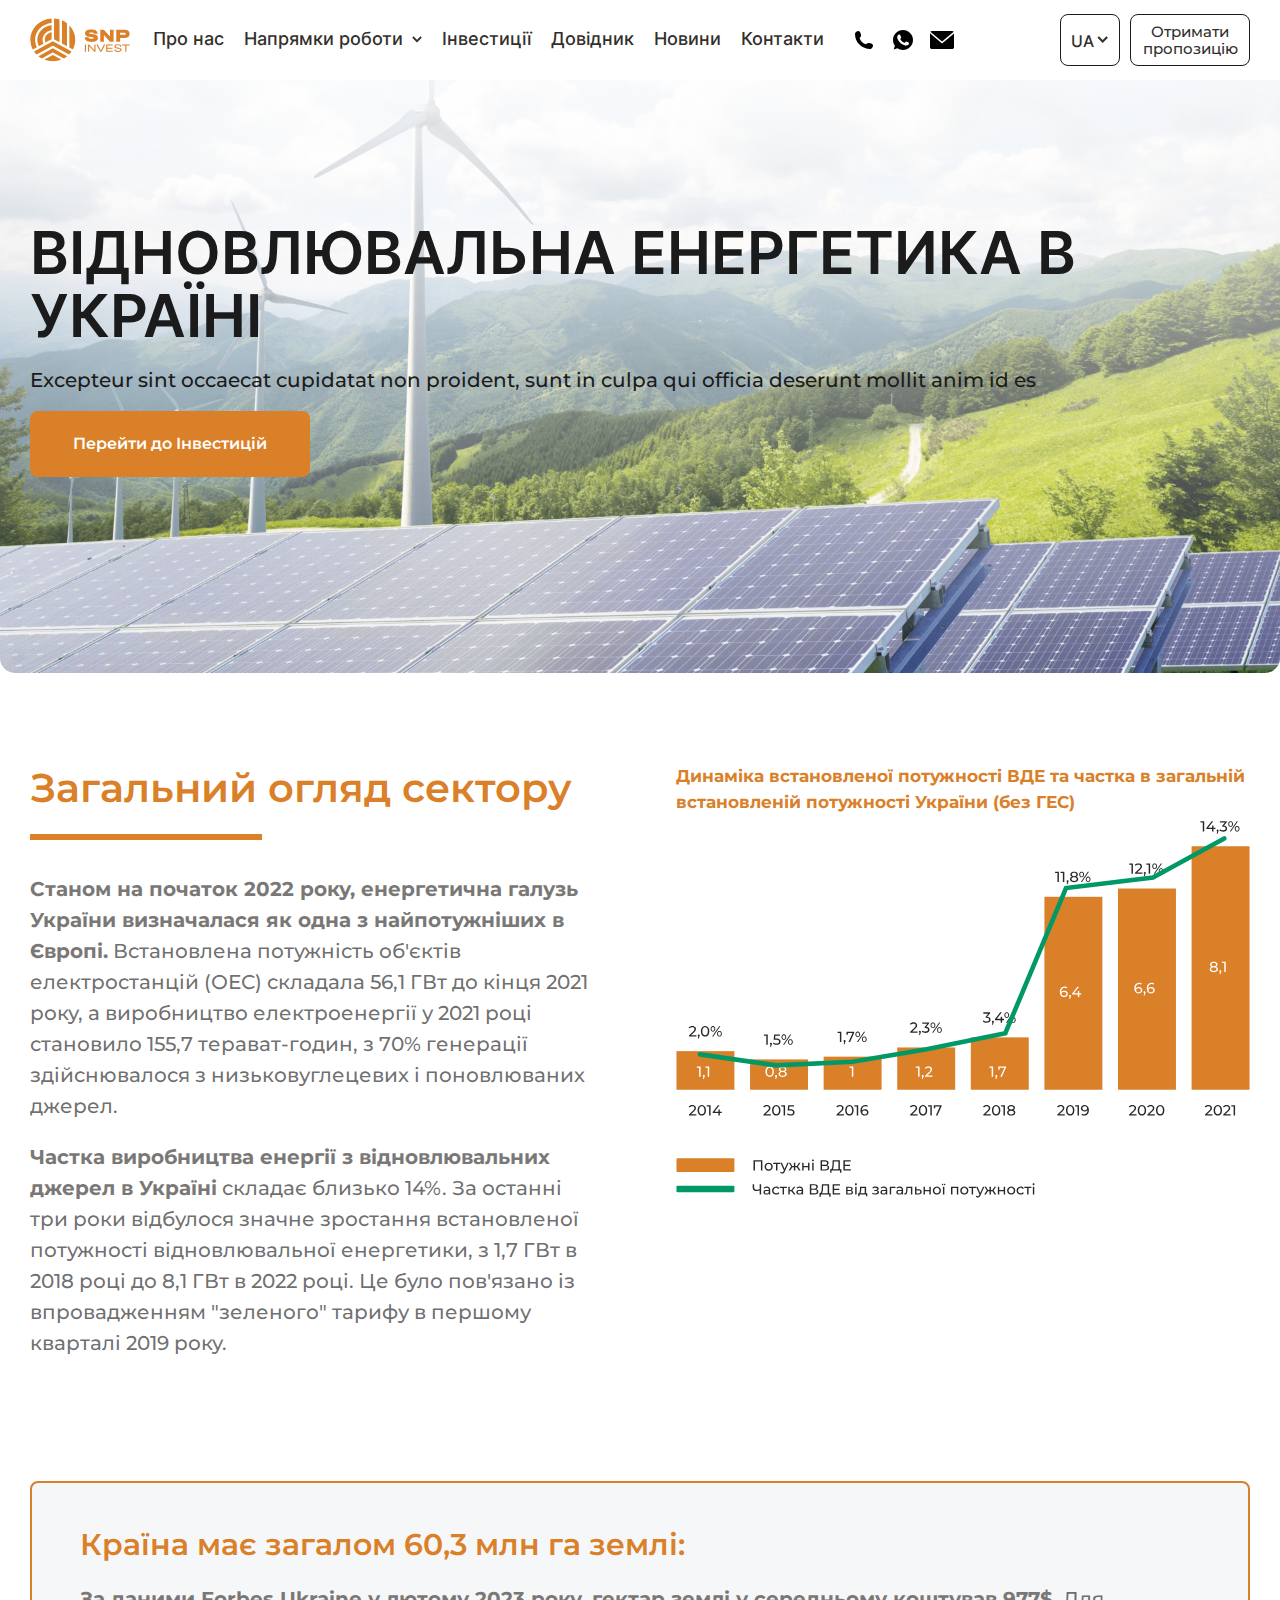
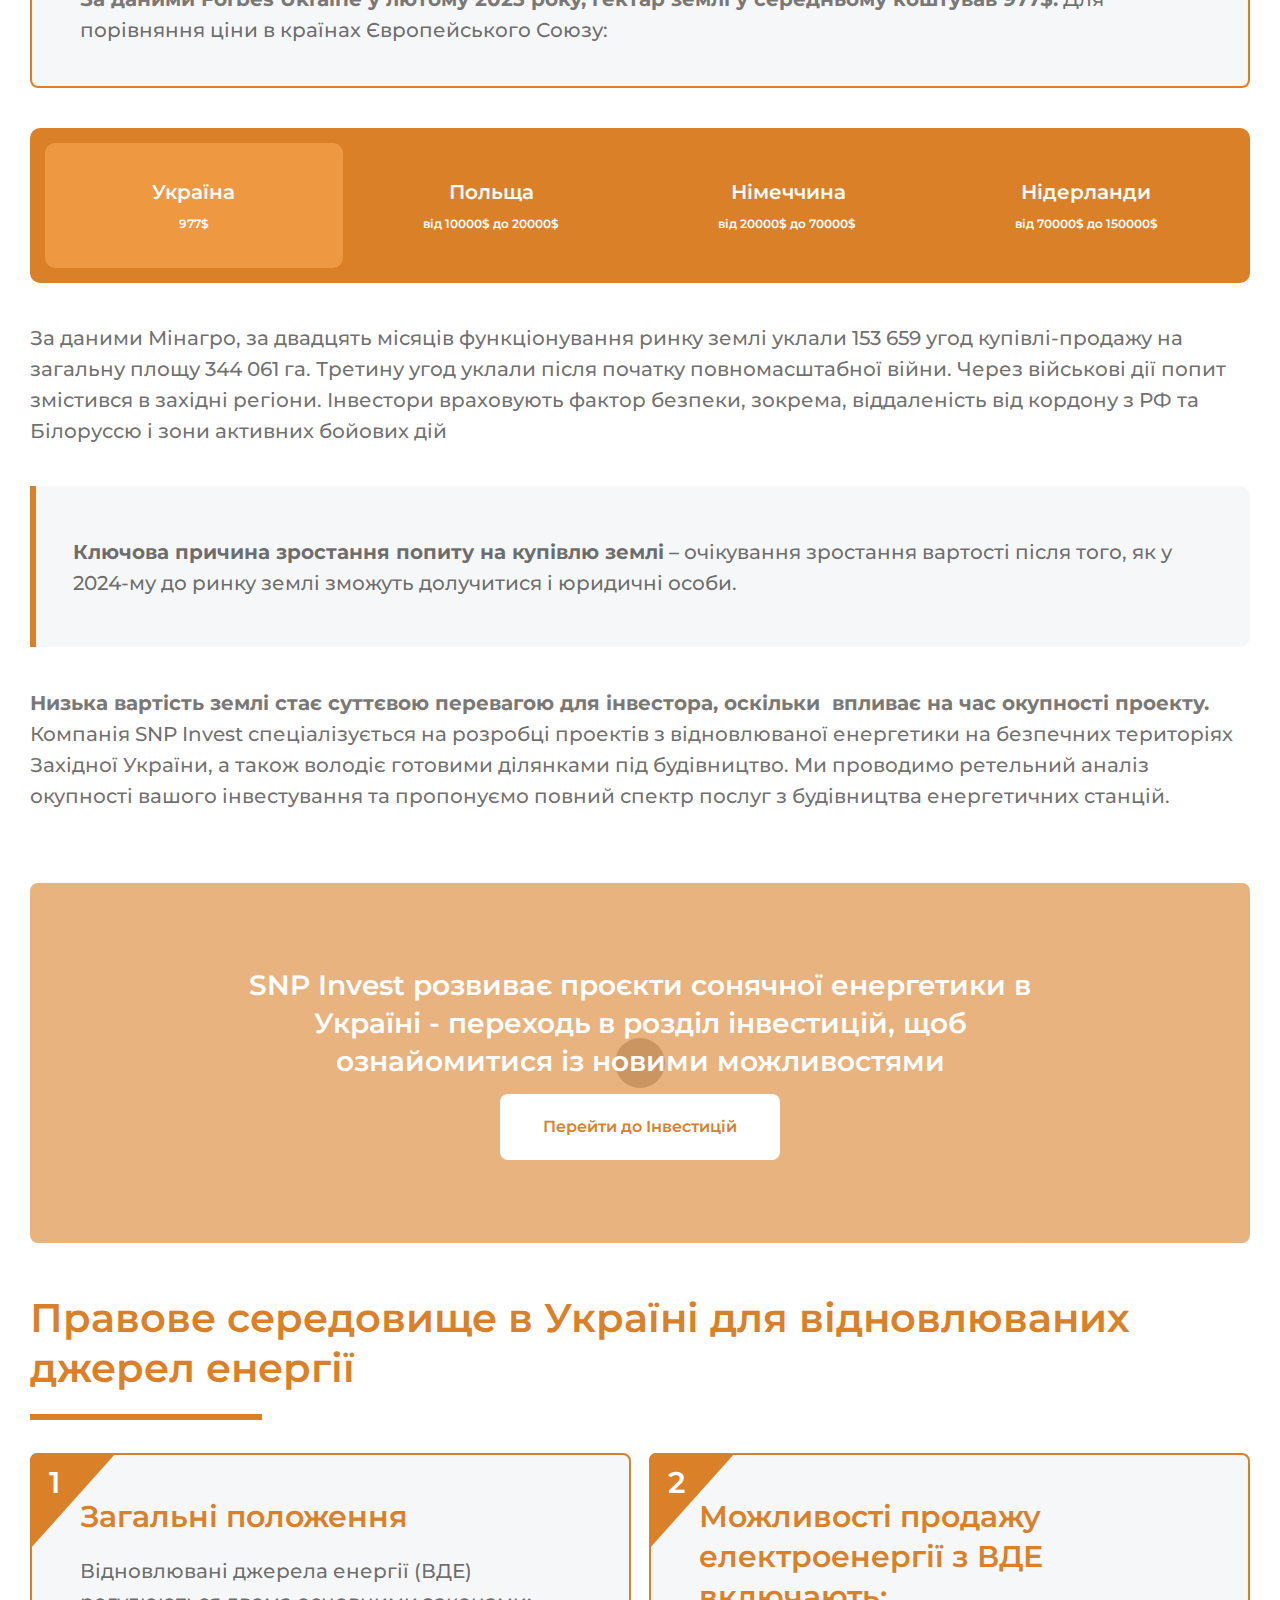
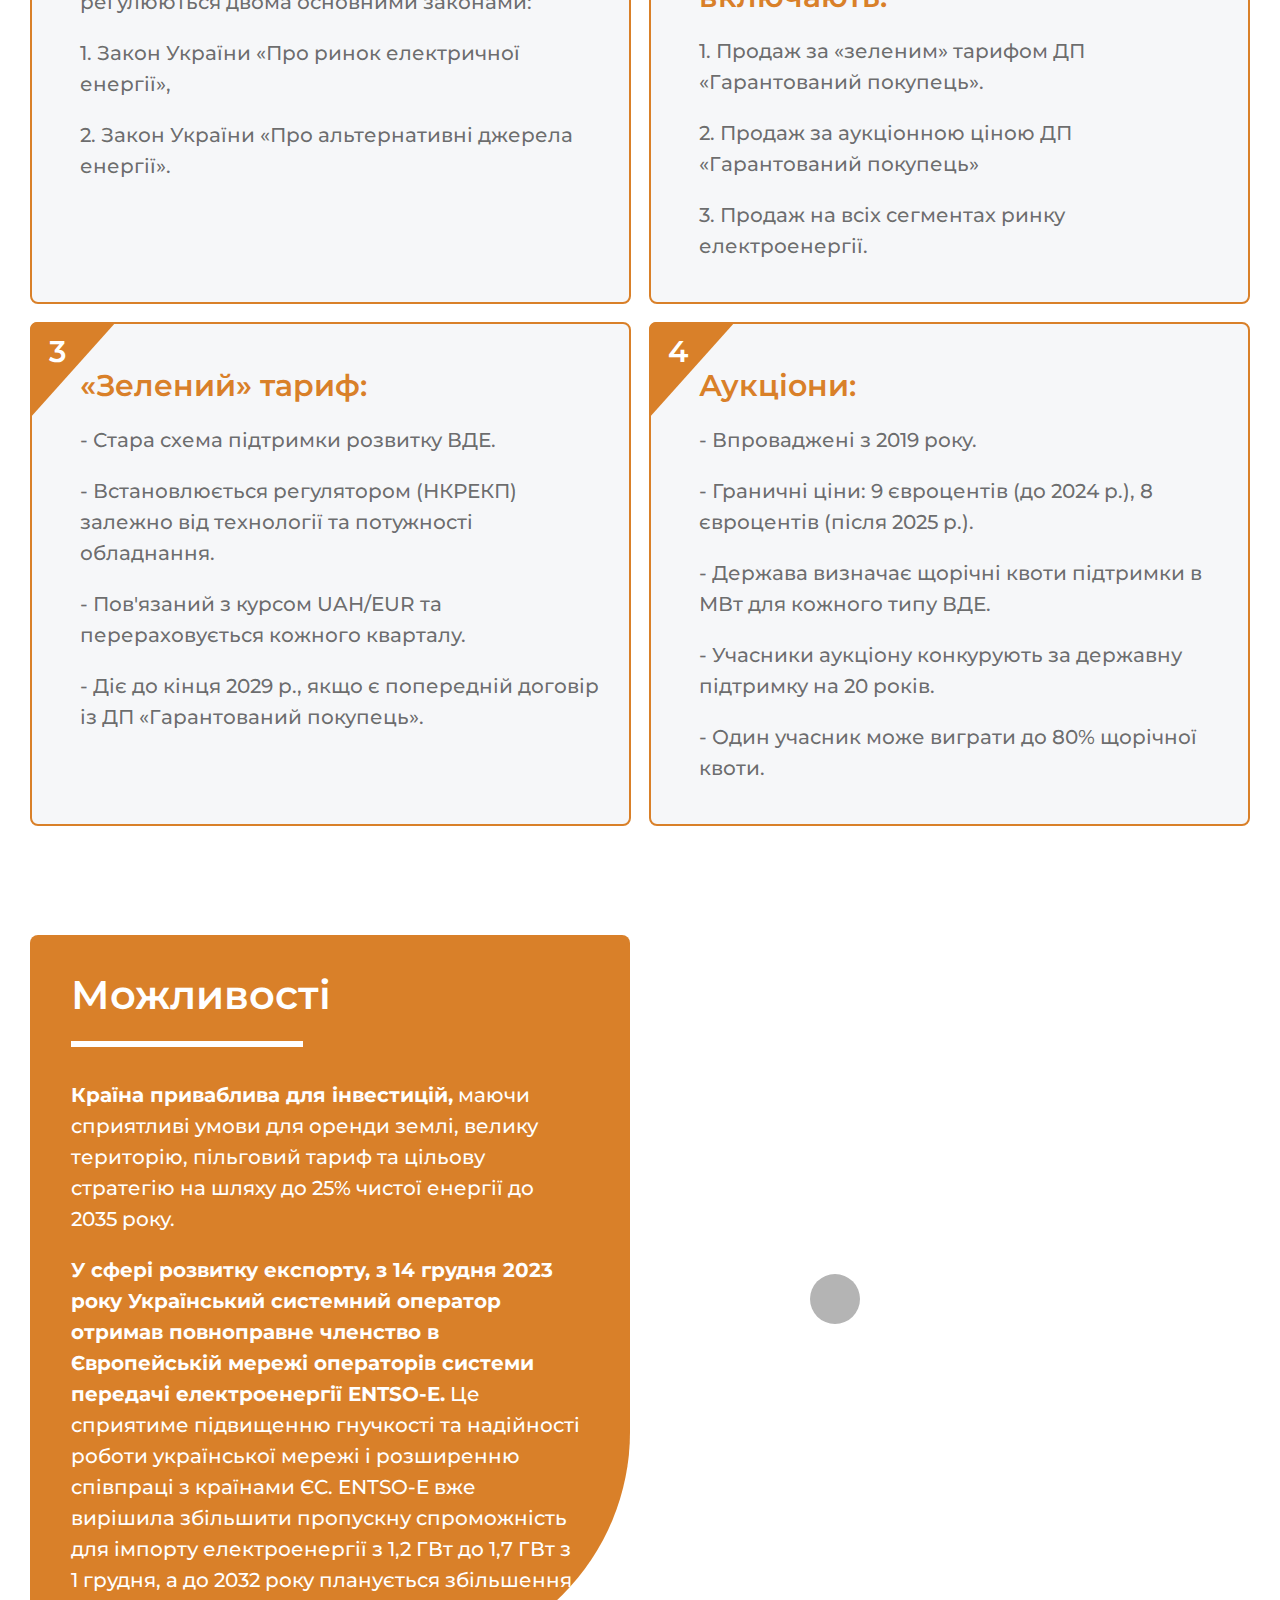
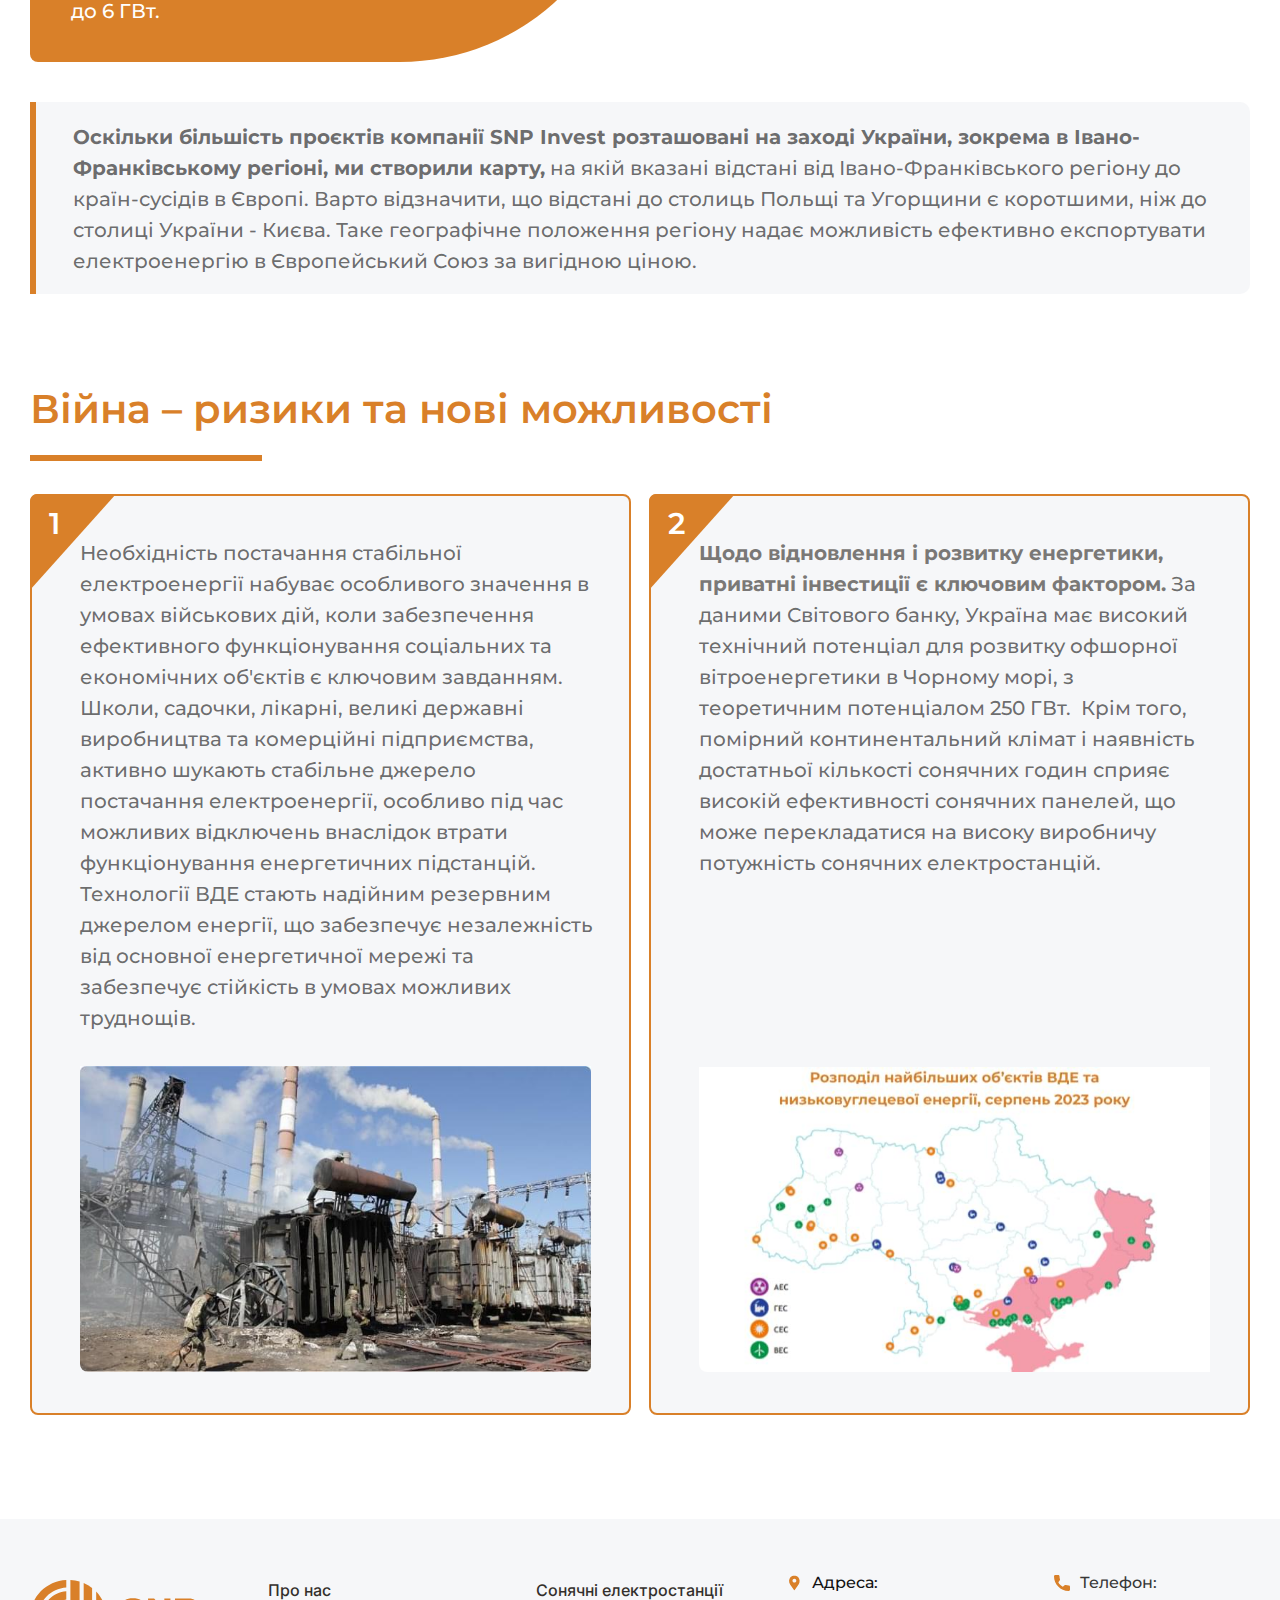
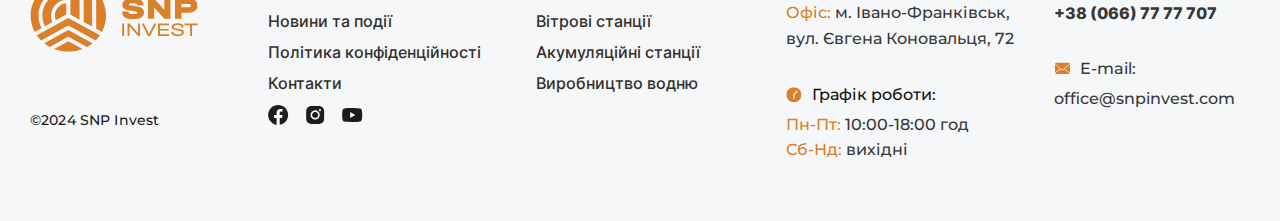
<file: modern-energy-in-ukraine.html>
<!DOCTYPE html>
<html lang="uk">
<head>
   <meta charset="UTF-8">
   <meta http-equiv="X-UA-Compatible" content="IE=edge">
   <meta name="viewport" content="width=device-width, initial-scale=1.0">
   <link rel="stylesheet" href="files/select/select.css?_v=20240312202925">
   <link rel="stylesheet" href="files/popup/popup.css?_v=20240312202925">
   <link rel="stylesheet" href="files/tabs/tabs.css?_v=20240312202925">
   <link rel="stylesheet" href="files/fancybox/fancybox.css?_v=20240312202925">
   <link rel="stylesheet" href="css/style.min.css?_v=20240312202925">
   <!--<link rel="icon" type="image/svg+xml" href="favicon.svg">-->
   <title>Відновлювальна енергетика в Україні</title>
</head>

<body class="modern-energy-in-ukraine">
   <div class="wrapper">
      <header class="header">
   <div class="header__wrapper lock-padding">
      <div id="header-container" class="n_container header-container">
         <a href="index.html" class="header__blockLogo">
            <img src="images/svg/logo.svg" alt="">
         </a>
         <div class="header__menu menu">
            <div class="menu__body">
               <nav class="menu-topmenu-container">
                  <ul class="menu__list">
                     <li class="menu-item"> <!-- current-menu-item current_page_item -->
                        <a class="menu__link" href="about-us.html">Про нас</a>
                     </li>
                     <li class="menu-item menu-item-has-children">
                        <a class="menu__link" href="#">Напрямки роботи</a>
                        <span class="menu__arrow">
                           <svg width="11" height="7" viewBox="0 0 11 7" fill="none" xmlns="http://www.w3.org/2000/svg">
                              <path d="M1.00195 0.749512L5.50195 5.24951L10.002 0.749512" stroke="#332F2C" stroke-width="2"/>
                           </svg>
                        </span>
                        <ul class="menu__sub-list">
                           <li class="menu-item">
                              <a class="menu__link" href="solar-power-plants.html">Сонячні електростанції</a>
                           </li>
                           <li class="menu-item">
                              <a class="menu__link" href="#">Акумулятивні станції</a>
                           </li>
                           <li class="menu-item">
                              <a class="menu__link" href="#">Вітрові електростанції</a>
                           </li>
                           <li class="menu-item">
                              <a class="menu__link" href="#">Виробництво водню</a>
                           </li>
                        </ul>
                     </li>
                     <li class="menu-item">
                        <a class="menu__link" href="investments.html">Інвестиції</a>
                     </li>
                     <li class="menu-item">
                        <a class="menu__link" href="directory.html">Довідник</a>
                     </li>
                     <li class="menu-item">
                        <a class="menu__link" href="news.html">Новини</a>
                     </li>
                     <li class="menu-item">
                        <a class="menu__link" href="contacts.html">Контакти</a>
                     </li>
                  </ul>
               </nav>
            </div>
         </div>
         <ul class="header__social">
            <li>
               <a href="tel:">
                  <svg width="18" height="18" viewBox="0 0 18 18" fill="none" xmlns="http://www.w3.org/2000/svg">
                     <path d="M17.921 14.3474L17.8314 14.0774C17.6192 13.4466 16.9237 12.7887 16.2847 12.6153L13.9199 11.9692C13.2786 11.7947 12.3638 12.0293 11.8946 12.4986L11.0387 13.3546C7.92832 12.514 5.48927 10.0744 4.64992 6.96403L5.50583 6.10796C5.97503 5.63867 6.2096 4.72491 6.03513 4.0835L5.39028 1.71708C5.21581 1.07683 4.55682 0.381196 3.92732 0.171302L3.65737 0.0805221C3.02668 -0.129372 2.1272 0.082899 1.65803 0.552153L0.377768 1.83382C0.14905 2.06137 0.00287177 2.71222 0.00287177 2.7146C-0.041906 6.78005 1.55191 10.6969 4.42712 13.5727C7.29528 16.4414 11.1968 18.0332 15.2497 17.999C15.2709 17.999 15.9405 17.8551 16.1692 17.6275L17.4494 16.347C17.9186 15.8778 18.1308 14.9782 17.921 14.3474Z" fill="black"/>
                  </svg>
               </a>
            </li>
            <li>
               <a href="https://web.whatsapp.com/" target="_blank">
                  <svg width="24" height="24" viewBox="0 0 24 24" fill="none" xmlns="http://www.w3.org/2000/svg">
                     <path fill-rule="evenodd" clip-rule="evenodd" d="M11.9991 1.99951C6.48623 1.99951 2.00195 6.48504 2.00195 11.9994C2.00195 14.1864 2.70722 16.2145 3.90612 17.8607L2.66012 21.5761L6.5038 20.3477C8.0847 21.3941 9.9713 21.9995 12.0049 21.9995C17.5177 21.9995 22.002 17.5138 22.002 11.9996C22.002 6.48522 17.5177 1.99968 12.0049 1.99968L11.9991 1.99951ZM9.20731 7.07902C9.0134 6.61462 8.86645 6.59704 8.57269 6.5851C8.47267 6.57929 8.36121 6.57349 8.23764 6.57349C7.85547 6.57349 7.4559 6.68515 7.21489 6.93203C6.92114 7.23184 6.1923 7.93134 6.1923 9.36584C6.1923 10.8004 7.23844 12.1877 7.37943 12.3819C7.52639 12.5756 9.41895 15.5621 12.3575 16.7793C14.6554 17.7317 15.3373 17.6434 15.8603 17.5317C16.6243 17.3671 17.5824 16.8025 17.8234 16.1208C18.0644 15.4387 18.0644 14.8567 17.9937 14.7332C17.9232 14.6098 17.7292 14.5394 17.4354 14.3923C17.1417 14.2453 15.7134 13.5398 15.443 13.4457C15.1784 13.3458 14.9258 13.3812 14.7261 13.6634C14.444 14.0573 14.1678 14.4571 13.9444 14.6981C13.7681 14.8862 13.4799 14.9098 13.2391 14.8097C12.9158 14.6747 12.0108 14.3569 10.894 13.3634C10.03 12.5934 9.44235 11.6352 9.272 11.3472C9.10149 11.0534 9.2544 10.8826 9.38942 10.724C9.53638 10.5417 9.67739 10.4124 9.82435 10.2419C9.97131 10.0715 10.0536 9.98322 10.1476 9.78329C10.2476 9.58933 10.177 9.3894 10.1065 9.2424C10.036 9.0954 9.44831 7.66089 9.20731 7.07902Z" fill="black"/>
                  </svg>
               </a>
            </li>
            <li>
               <a href="mailto:">
                  <svg width="24" height="20" viewBox="0 0 24 20" fill="none" xmlns="http://www.w3.org/2000/svg">
                     <path d="M23.6713 1.74096C23.3331 1.24559 22.7642 0.918213 22.1222 0.918213H1.87669C1.24819 0.918213 0.692437 1.23396 0.351562 1.71209L12.0366 11.4553L23.6713 1.74096Z" fill="black"/>
                     <path d="M0.00195312 3.37256V17.2059C0.00195312 18.2372 0.845703 19.0809 1.87695 19.0809H22.1225C23.1537 19.0809 23.9975 18.2372 23.9975 17.2059V3.42243L12.0368 13.4083L0.00195312 3.37256Z" fill="black"/>
                  </svg>
               </a>
            </li>
         </ul>
         <div data-da="menu-topmenu-container, last, 1099" class="header__wrap-buttons">
            <div data-da="header-container, 3, 1099" class="select">
               <div class="select__header">
                  <span class="select__current">UA</span>
                  <div class="select__icon">
                     <svg width="11" height="7" viewBox="0 0 11 7" fill="none" xmlns="http://www.w3.org/2000/svg">
                        <path d="M1.2002 0.999512L5.7002 5.49951L10.2002 0.999512" stroke="#332F2C" stroke-width="2"/>
                     </svg>
                  </div>
               </div>
               <div class="select__body">
                  <div class="select__item current-lang">UA</div>
                  <div class="select__item">EN</div>
               </div>
            </div>
            <a href="#" class="header__button n_btn">Отримати пропозицію</a>
         </div>
         <div class="menu__icon">
            <span></span>
        </div>
      </div>
   </div>
</header>
      <main class="main">
         <section class="page__head">
            <div class="n_container">
               <h1>Відновлювальна енергетика в Україні</h1>
               <p>Excepteur sint occaecat cupidatat non proident, sunt in culpa qui officia deserunt mollit anim id es</p>
               <a href="investments.html" class="page__head-button n_btn">Перейти до Інвестицій</a>
            </div>
            <div class="page__head-bg-image wrap-lazy-load-image">
               <img src="images/bg-fs-modern-energy-in-ukraine.png" alt="">
            </div>
         </section>
         <section class="overview-of-sector">
            <div class="n_container">
               <div class="overview-of-sector__items">
                  <div class="overview-of-sector__item">
                     <h2 class="n_sec-title">Загальний огляд сектору</h2>
                     <div class="overview-of-sector__block-text">
                        <p><strong>Станом на початок 2022 року, енергетична галузь України визначалася як одна з найпотужніших в Європі.</strong> Встановлена потужність об'єктів електростанцій (ОЕС) складала 56,1 ГВт до кінця 2021 року, а виробництво електроенергії у 2021 році становило 155,7 терават-годин, з 70% генерації здійснювалося з низьковуглецевих і поновлюваних джерел.</p>
                        <p><strong>Частка виробництва енергії з відновлювальних джерел в Україні</strong> складає близько 14%. За останні три роки відбулося значне зростання встановленої потужності відновлювальної енергетики, з 1,7 ГВт в 2018 році до 8,1 ГВт в 2022 році. Це було пов'язано із впровадженням "зеленого" тарифу в першому кварталі 2019 року.</p>
                     </div>
                     <a href="#" class="overview-of-sector__button n_btn">Перейти до Інвестицій</a>
                  </div>
                  <div class="overview-of-sector__item">
                     <div class="directions-of-work__item-content">
                        <p>Динаміка встановленої потужності ВДЕ та частка в загальній встановленій потужності України (без ГЕС)</p>
                        <img src="images/svg/directions-of-work-illustration.svg" alt="">
                     </div>
                  </div>
               </div>
            </div>
         </section>
         <div class="risks">
            <div class="n_container">
               <div class="risks__item full-width no-css-before no-corner">
                  <div class="risks__block">
                     <h2>Країна має загалом 60,3 млн га землі:</h2>
                     <p><strong>За даними Forbes Ukraine у лютому 2023 року, гектар землі у середньому коштував 977$.</strong> Для порівняння ціни в країнах Європейського Союзу:</p>
                  </div>
               </div>
            </div>
         </div>
         <div id="tabs" class="tabs">
            <div class="n_container">
               <div class="tabs__wrap-tab">
                  <div class="tab cursor-default-hover tab-active">
                     <h4>Україна</h4>
                     <p>977$</p>
                  </div>
                  <div class="tab cursor-default-hover">
                     <h4>Польща</h4>
                     <p>від 10000$ до 20000$</p>
                  </div>
                  <div class="tab cursor-default-hover">
                     <h4>Німеччина</h4>
                     <p>від 20000$ до 70000$ </p>
                  </div>
                  <div class="tab cursor-default-hover">
                     <h4>Нідерланди</h4>
                     <p>від 70000$ до 150000$</p>
                  </div>
               </div>
               <div class="tabContent">
                  <div class="page__content">
                     <p>За даними Мінагро, за двадцять місяців функціонування ринку землі уклали 153 659 угод купівлі-продажу на загальну площу 344 061 га. Третину угод уклали після початку повномасштабної війни. Через військові дії попит змістився в західні регіони. Інвестори враховують фактор безпеки, зокрема, віддаленість від кордону з РФ та Білоруссю і зони активних бойових дій</p>
                     <blockquote>
                        <p><strong>Ключова причина зростання попиту на купівлю землі</strong> – очікування зростання вартості після того, як у 2024-му до ринку землі зможуть долучитися і юридичні особи.</p>
                     </blockquote>
                     <p><strong>Низька вартість землі стає суттєвою перевагою для інвестора, оскільки  впливає на час окупності проекту.</strong> Компанія SNP Invest спеціалізується на розробці проектів з відновлюваної енергетики на безпечних територіях Західної України, а також володіє готовими ділянками під будівництво. Ми проводимо ретельний аналіз окупності вашого інвестування та пропонуємо повний спектр послуг з будівництва енергетичних станцій.</p>
                  </div>
               </div>
               <!--<div class="tabContent">
                  <div class="page__content">
                     <p>Польща - content tab...</p>
                  </div>
               </div>
               <div class="tabContent">
                  <div class="page__content">
                     <p>Німеччина - content tab...</p>
                  </div>
               </div>
               <div class="tabContent">
                  <div class="page__content">
                     <p>Нідерланди - content tab...</p>
                  </div>
               </div>-->
            </div>
         </div>
         <div class="spn-invest-info__wrap">
            <div class="n_container">
               <section class="spn-invest-info">
                  <h2 class="spn-invest-info__title">SNP Invest  розвиває проєкти сонячної енергетики в Україні -  переходь в розділ інвестицій, щоб ознайомитися із новими можливостями</h2>
                  <a href="investments.html" class="spn-invest-info__button n_btn">Перейти до Інвестицій</a>
                  <div class="page__head-bg-image wrap-lazy-load-image">
                     <img src="images/home-bg-spn-invest-info.jpg" alt="">
                  </div>
               </section>
            </div>
         </div>
         <section class="risks">
            <div class="n_container">
               <h2 class="n_sec-title">Правове середовище в Україні для відновлюваних джерел енергії</h2>
               <div class="risks__items">
                  <div class="risks__item">
                     <div class="risks__block">
                        <h2>Загальні положення</h2>
                        <p>Відновлювані джерела енергії (ВДЕ) регулюються двома основними законами:</p>
                        <ul>
                           <li>1. Закон України «Про ринок електричної енергії»,</li>
                           <li>2. Закон України «Про альтернативні джерела енергії».</li>
                        </ul>
                     </div>
                  </div>
                  <div class="risks__item">
                     <div class="risks__block">
                        <h2>Можливості продажу електроенергії з ВДЕ включають:</h2>
                        <ol>
                           <li>1. Продаж за «зеленим» тарифом ДП «Гарантований покупець».</li>
                           <li>2. Продаж за аукціонною ціною ДП «Гарантований покупець» </li>
                           <li>3. Продаж на всіх сегментах ринку електроенергії.</li>
                        </ol>
                     </div>
                  </div>
                  <div class="risks__item">
                     <div class="risks__block">
                        <h2>«Зелений» тариф:</h2>
                        <ul>
                           <li>- Стара схема підтримки розвитку ВДЕ.</li>
                           <li>- Встановлюється регулятором (НКРЕКП) залежно від технології та потужності обладнання.</li>
                           <li>- Пов'язаний з курсом UAH/EUR та перераховується кожного кварталу.</li>
                           <li>- Діє до кінця 2029 р., якщо є попередній договір із ДП «Гарантований покупець».</li>
                        </ul>
                     </div>
                  </div>
                  <div class="risks__item">
                     <div class="risks__block">
                        <h2>Аукціони:</h2>
                        <ul>
                           <li>- Впроваджені з 2019 року.</li>
                           <li>- Граничні ціни: 9 євроцентів (до 2024 р.), 8 євроцентів (після 2025 р.).</li>
                           <li>- Держава визначає щорічні квоти підтримки в МВт для кожного типу ВДЕ.</li>
                           <li>- Учасники аукціону конкурують за державну підтримку на 20 років.</li>
                           <li>- Один учасник може виграти до 80% щорічної квоти.</li>
                        </ul>
                     </div>
                  </div>
               </div>
            </div>
         </section>
         <div class="block-with-map">
            <div class="n_container">
               <div class="block-with-map__block-text">
                  <div>
                     <h2 class="n_sec-title">Можливості</h2>
                     <p><strong>Країна приваблива для інвестицій,</strong> маючи сприятливі умови для оренди землі, велику територію, пільговий тариф та цільову стратегію на шляху до 25% чистої енергії до 2035 року.</p>
                     <p><strong>У сфері розвитку експорту, з 14 грудня 2023 року Український системний оператор отримав повноправне членство в Європейській мережі операторів системи передачі електроенергії ENTSO-E.</strong> Це сприятиме підвищенню гнучкості та надійності роботи української мережі і розширенню співпраці з країнами ЄС. ENTSO-E вже вирішила збільшити пропускну спроможність для імпорту електроенергії з 1,2 ГВт до 1,7 ГВт з 1 грудня, а до 2032 року планується збільшення до 6 ГВт.</p>
                  </div>
               </div>
               <div class="block-with-map__block-image wrap-lazy-load-image">
                  <img src="images/block-with-map-image-two.jpg" alt="">
               </div>
            </div>
         </div>
         <div class="page__content">
            <div class="n_container">
               <blockquote>
                  <p><strong>Оскільки більшість проєктів компанії SNP Invest розташовані на заході України, зокрема в Івано-Франківському регіоні, ми створили карту,</strong> на якій вказані відстані від Івано-Франківського регіону до країн-сусідів в Європі. Варто відзначити, що відстані до столиць Польщі та Угорщини є коротшими, ніж до столиці України - Києва. Таке географічне положення регіону надає можливість ефективно експортувати електроенергію в Європейський Союз за вигідною ціною.</p>
               </blockquote>
            </div>
         </div>
         <section class="risks">
            <div class="n_container">
               <h2 class="n_sec-title"> Війна – ризики та нові можливості</h2>
               <div class="risks__items">
                  <div class="risks__item">
                     <div class="risks__block">
                        <p>Необхідність постачання стабільної електроенергії набуває особливого значення в умовах військових дій, коли забезпечення ефективного функціонування соціальних та економічних об'єктів є ключовим завданням. Школи, садочки, лікарні, великі державні виробництва та комерційні підприємства, активно шукають стабільне джерело постачання електроенергії, особливо під час можливих відключень внаслідок втрати функціонування енергетичних підстанцій. Технології ВДЕ стають надійним резервним джерелом енергії, що забезпечує незалежність від основної енергетичної мережі та забезпечує стійкість в умовах можливих труднощів.</p>
                        <img src="images/war-risks-and-new-possibilities-1.jpg" alt="">
                     </div>
                  </div>
                  <div class="risks__item">
                     <div class="risks__block">
                        <p><strong>Щодо відновлення і розвитку енергетики, приватні інвестиції є ключовим фактором.</strong> За даними Світового банку, Україна має високий технічний потенціал для розвитку офшорної вітроенергетики в Чорному морі, з теоретичним потенціалом 250 ГВт.  Крім того, помірний континентальний клімат і наявність достатньої кількості сонячних годин сприяє високій ефективності сонячних панелей, що може перекладатися на високу виробничу потужність сонячних електростанцій. </p>
                        <img src="images/war-risks-and-new-possibilities-2.jpg" alt="">
                     </div>
                  </div>
               </div>
            </div>
         </section>
      </main>
      <footer class="footer">
   <div class="n_container">
      <div class="footer__items">
         <div class="footer__item">
            <div class="footer__item-content">
               <div class="footer__block-logo">
                  <img src="images/svg/logo.svg" alt="SNP Invest">
               </div>
               <p class="footer__copyright">&copy;2024 SNP Invest</p>
            </div>
         </div>
         <div class="footer__item">
            <div class="footer__item-content">
               <nav class="footer__menu">
                  <ul>
                     <li>
                        <a href="about-us.html">Про нас</a>
                     </li>
                     <li>
                        <a href="#">Новини та події</a>
                     </li>
                     <li>
                        <a href="#">Політика конфіденційності</a>
                     </li>
                     <li>
                        <a href="#">Контакти</a>
                     </li>
                  </ul>
               </nav>
               <ul class="footer__social">
                  <li>
                     <a href="https://www.facebook.com" target="_blank">
                        <svg width="21" height="20" viewBox="0 0 21 20" fill="none" xmlns="http://www.w3.org/2000/svg">
                           <path d="M10.1567 -0.00947571C8.33457 -0.00947571 6.64825 0.44607 5.0978 1.35716C3.59531 2.25226 2.3965 3.45107 1.5014 4.95356C0.59031 6.50401 0.134766 8.19032 0.134766 10.0125C0.134766 11.6429 0.51039 13.1773 1.26164 14.6159C1.9969 16.0065 3.00789 17.1693 4.29461 18.1044C5.58132 19.0395 7.00789 19.6349 8.57433 19.8906V12.8896H6.03287V10.0125H8.57433V7.80671C8.57433 6.55996 8.91399 5.59692 9.59331 4.9176C10.2726 4.23828 11.1957 3.89862 12.3625 3.89862C12.8101 3.89862 13.3216 3.93058 13.897 3.99452L14.5923 4.1144V6.55996H13.3456C12.7701 6.55996 12.3386 6.7198 12.0508 7.03948C11.8271 7.3112 11.7152 7.67085 11.7152 8.1184V9.98853H14.4724L14.0409 12.8896H11.7152V19.8666C13.2816 19.6269 14.7082 19.0395 15.9949 18.1044C17.2816 17.1693 18.2926 16.0065 19.0279 14.6159C19.7791 13.1773 20.1547 11.6429 20.1547 10.0125C20.1547 8.19032 19.6992 6.50401 18.7881 4.95356C17.893 3.45107 16.6942 2.25226 15.1917 1.35716C13.6413 0.44607 11.9629 -0.00947571 10.1567 -0.00947571Z" fill="#1C1B1D"/>
                        </svg>
                     </a>
                  </li>
                  <li>
                     <a href="https://www.instagram.com" target="_blank">
                        <svg width="19" height="20" viewBox="0 0 19 20" fill="none" xmlns="http://www.w3.org/2000/svg">
                           <path d="M18.1123 6.29608C18.0964 5.54483 17.9525 4.80956 17.6808 4.09028C17.457 3.48289 17.1133 2.95142 16.6498 2.49588C16.1863 2.04033 15.6508 1.69268 15.0434 1.45292C14.3401 1.19718 13.6128 1.06131 12.8616 1.04533C12.0464 0.997375 10.8076 0.973398 9.14531 0.973398L6.7477 0.997375C6.3481 0.997375 5.91653 1.01336 5.453 1.04533C4.70175 1.06131 3.97448 1.19718 3.27118 1.45292C2.66379 1.69268 2.12832 2.04033 1.66479 2.49588C1.20125 2.95142 0.857594 3.48289 0.633817 4.09028C0.362089 4.79358 0.218233 5.52085 0.202249 6.2721C0.170281 7.10327 0.154297 8.34203 0.154297 9.98838V12.386C0.170281 12.8016 0.186265 13.2411 0.202249 13.7047C0.218233 14.4559 0.362089 15.1832 0.633817 15.8865C0.857594 16.4939 1.20125 17.0253 1.66479 17.4809C2.12832 17.9364 2.66379 18.2841 3.27118 18.5238C3.97448 18.7956 4.70175 18.9394 5.453 18.9554C6.28417 19.0034 7.52293 19.0273 9.16928 19.0273L11.5669 19.0034C11.9665 19.0034 12.3981 18.9874 12.8616 18.9554C13.6128 18.9394 14.3401 18.8036 15.0434 18.5478C15.6508 18.3081 16.1863 17.9604 16.6498 17.5049C17.1133 17.0493 17.457 16.5179 17.6808 15.9105C17.9525 15.2072 18.0964 14.4799 18.1123 13.7286C18.1443 12.8975 18.1603 11.6587 18.1603 10.0124V7.59078C18.1443 7.19118 18.1283 6.75961 18.1123 6.29608ZM9.14531 14.5918C8.31414 14.5918 7.54291 14.388 6.83162 13.9804C6.12033 13.5728 5.55689 13.0134 5.14131 12.3021C4.72573 11.5908 4.51793 10.8156 4.51793 9.9764C4.51793 9.13723 4.72573 8.36601 5.14131 7.66271C5.55689 6.95941 6.12033 6.39997 6.83162 5.98439C7.54291 5.5688 8.31414 5.36101 9.14531 5.36101C9.76868 5.36101 10.3601 5.4769 10.9195 5.70866C11.479 5.94043 11.9785 6.2721 12.418 6.70367C12.8576 7.13524 13.1933 7.63474 13.425 8.20217C13.6568 8.7696 13.7727 9.36101 13.7727 9.9764C13.7727 10.5918 13.6568 11.1832 13.425 11.7506C13.1933 12.3181 12.8576 12.8176 12.418 13.2491C11.9785 13.6807 11.479 14.0124 10.9195 14.2441C10.3601 14.4759 9.76868 14.5918 9.14531 14.5918ZM13.9645 6.2721C13.8206 6.2721 13.6808 6.24413 13.5449 6.18818C13.409 6.13224 13.2932 6.05232 13.1973 5.94842C13.1013 5.84453 13.0254 5.72864 12.9695 5.60077C12.9135 5.4729 12.8856 5.33704 12.8856 5.19318C12.8856 5.04932 12.9135 4.90946 12.9695 4.7736C13.0254 4.63773 13.1013 4.52185 13.1973 4.42595C13.2932 4.33004 13.409 4.25412 13.5449 4.19817C13.6808 4.14223 13.8206 4.11426 13.9645 4.11426C14.1083 4.11426 14.2442 4.14223 14.3721 4.19817C14.5 4.25412 14.6158 4.33004 14.7197 4.42595C14.8236 4.52185 14.9035 4.63773 14.9595 4.7736C15.0154 4.90946 15.0434 5.04932 15.0434 5.19318C15.0434 5.48089 14.9355 5.73264 14.7197 5.94842C14.5039 6.16421 14.2522 6.2721 13.9645 6.2721ZM9.14531 12.9854C9.68876 12.9854 10.1923 12.8495 10.6558 12.5778C11.1193 12.3061 11.483 11.9424 11.7467 11.4869C12.0104 11.0313 12.1423 10.5318 12.1423 9.98838C12.1423 9.44493 12.0104 8.94143 11.7467 8.47789C11.483 8.01436 11.1193 7.64672 10.6558 7.375C10.1923 7.10327 9.68876 6.9674 9.14531 6.9674C8.60185 6.9674 8.10235 7.10327 7.6468 7.375C7.19126 7.64672 6.82762 8.01436 6.5559 8.47789C6.28417 8.94143 6.1483 9.44493 6.1483 9.98838C6.1483 10.5318 6.28417 11.0313 6.5559 11.4869C6.82762 11.9424 7.19126 12.3061 7.6468 12.5778C8.10235 12.8495 8.60185 12.9854 9.14531 12.9854Z" fill="#1C1B1D"/>
                        </svg>
                     </a>
                  </li>
                  <li>
                     <a href="https://www.youtube.com/" target="_blank">
                        <svg class="footer__youtybe-icon" width="21" height="15" viewBox="0 0 21 15" fill="none" xmlns="http://www.w3.org/2000/svg">
                           <path d="M19.7872 2.19325C19.6593 1.77766 19.4395 1.41003 19.1279 1.09035C18.8162 0.77067 18.4445 0.554886 18.013 0.442998C17.5494 0.315125 16.6383 0.211229 15.2797 0.13131C14.3207 0.0833578 13.1858 0.0433979 11.8751 0.0114298H10.1968H8.49448C7.1838 0.0274134 6.04893 0.0593815 5.08989 0.107334C3.73125 0.187254 2.82815 0.287154 2.3806 0.407034C1.93305 0.526914 1.55343 0.746695 1.24174 1.06637C0.930049 1.38605 0.714265 1.76967 0.594385 2.21722C0.474505 2.66478 0.374605 3.30414 0.294685 4.13531C0.246733 4.72671 0.214765 5.38206 0.198781 6.10134L0.174805 6.98845V7.89954C0.206773 8.61882 0.246733 9.27417 0.294685 9.86558C0.358621 10.6967 0.450529 11.3361 0.570409 11.7837C0.690289 12.2312 0.906073 12.6148 1.21776 12.9345C1.52945 13.2542 1.90108 13.47 2.33265 13.5819C2.81217 13.7097 3.72326 13.8056 5.06591 13.8696C6.04094 13.9335 7.1838 13.9735 8.49448 13.9895L10.1728 14.0134L11.8511 13.9895C13.1618 13.9735 14.3047 13.9415 15.2797 13.8935C16.6224 13.8296 17.5175 13.7377 17.965 13.6178C18.4126 13.4979 18.7962 13.2782 19.1159 12.9585C19.4355 12.6388 19.6553 12.2592 19.7752 11.8196C19.8951 11.3801 19.987 10.7447 20.0509 9.91353C20.1149 9.30614 20.1548 8.6428 20.1708 7.92352L20.1948 7.0364L20.1708 6.12532C20.1548 5.40604 20.1229 4.75069 20.0749 4.15928C20.011 3.31213 19.9151 2.65678 19.7872 2.19325ZM8.1828 10.0094V4.01543L13.3856 7.01243L8.1828 10.0094Z" fill="#1C1B1D"/>
                        </svg>
                     </a>
                  </li>
               </ul>
            </div>
         </div>
         <div class="footer__item">
            <div class="footer__item-content">
               <nav class="footer__menu">
                  <ul>
                     <li>
                        <a href="solar-power-plants.html">Сонячні електростанції</a>
                     </li>
                     <li>
                        <a href="#">Вітрові станції</a>
                     </li>
                     <li>
                        <a href="#">Акумуляційні станції</a>
                     </li>
                     <li>
                        <a href="#">Виробництво водню</a>
                     </li>
                  </ul>
               </nav>
            </div>
         </div>
         <div class="footer__item">
            <div class="footer__item-content">
               <div class="footer__block-info">
                  <div class="footer__wrap-icon-and-name">
                     <div class="wrap-icon">
                        <svg width="17" height="16" viewBox="0 0 17 16" fill="none" xmlns="http://www.w3.org/2000/svg">
                           <g clip-path="url(#footer-location-icon)">
                              <g clip-path="url(#footer-location-icon-2)">
                                 <path d="M12.828 1.6419C11.7691 0.584018 10.3621 0.000488281 8.86561 0.000488281C7.36913 0.000488281 5.96208 0.583076 4.90325 1.6419C2.94466 3.60049 2.7009 7.28519 4.37619 9.51766L8.86561 16.0014L13.3484 9.52708C15.0303 7.28519 14.7865 3.60143 12.828 1.64284V1.6419ZM8.91737 7.59766C7.78984 7.59766 6.87219 6.68002 6.87219 5.55249C6.87219 4.42496 7.78984 3.50731 8.91737 3.50731C10.0449 3.50731 10.9625 4.42496 10.9625 5.55249C10.9625 6.68002 10.0449 7.59766 8.91737 7.59766Z" fill="#D98029"/>
                              </g>
                           </g>
                           <defs>
                              <clipPath id="footer-location-icon">
                                 <rect width="16" height="16" fill="white" transform="translate(0.865234 0.000488281)"/>
                              </clipPath>
                              <clipPath id="footer-location-icon-2">
                                 <rect width="16" height="16" fill="white" transform="translate(0.865234 0.000488281)"/>
                              </clipPath>
                           </defs>
                        </svg>
                     </div>
                     <p><strong>Адреса:</strong></p>
                  </div>
                  <address><span>Офіс:</span> м. Івано-Франківськ, вул. Євгена Коновальця, 72</address>
               </div>
               <div class="footer__block-info">
                  <div class="footer__wrap-icon-and-name">
                     <div class="wrap-icon">
                        <svg width="17" height="17" viewBox="0 0 17 17" fill="none" xmlns="http://www.w3.org/2000/svg">
                           <g clip-path="url(#footer-clock-icon)">
                              <path d="M8.39258 16.73C3.98128 16.73 0.392578 13.1413 0.392578 8.72998C0.392578 4.31869 3.98128 0.72998 8.39258 0.72998C12.8039 0.72998 16.3926 4.31869 16.3926 8.72998C16.3926 13.1413 12.8039 16.73 8.39258 16.73ZM12.1968 4.59163C12.0669 4.46175 11.8966 4.39586 11.7253 4.39586C11.554 4.39586 11.3836 4.46175 11.2538 4.59163L7.92011 7.92527C7.79493 8.04951 7.72434 8.21892 7.72434 8.3968V12.73C7.72434 13.0989 8.0227 13.3963 8.3907 13.3963C8.7587 13.3963 9.05705 13.098 9.05705 12.73V8.67257L12.1949 5.53469C12.4556 5.27398 12.4556 4.85233 12.1949 4.59163H12.1968Z" fill="#D98029"/>
                           </g>
                           <defs>
                              <clipPath id="footer-clock-icon">
                                 <rect width="16" height="16" fill="white" transform="matrix(1 0 0 -1 0.392578 16.73)"/>
                              </clipPath>
                           </defs>
                        </svg>
                     </div>
                     <p><strong>Графік роботи:</strong></p>
                  </div>
                  <p><span>Пн-Пт: </span>10:00-18:00 год</p>
                  <p><span>Сб-Нд: </span>вихідні</p>
               </div>
            </div>
         </div>
         <div class="footer__item">
            <div class="footer__item-content">
               <div class="footer__block-info">
                  <div class="footer__wrap-icon-and-name">
                     <div class="wrap-icon">
                        <svg width="16" height="16" viewBox="0 0 16 16" fill="none" xmlns="http://www.w3.org/2000/svg">
                           <g clip-path="url(#footer-tel-icon)">
                              <g clip-path="url(#footer-tel-icon-2)">
                                 <path d="M14.7163 10.5031C13.7365 10.5031 12.7746 10.3497 11.8636 10.0485C11.4165 9.89605 10.8678 10.0363 10.5949 10.3158L8.79627 11.6739C6.70968 10.5605 5.42498 9.27582 4.32662 7.20523L5.64521 5.45276C5.9878 5.11111 6.11015 4.61135 5.96333 4.14264C5.66121 3.22594 5.50686 2.26499 5.50686 1.28523C5.50686 0.577465 4.93086 0.00146484 4.22309 0.00146484H1.28474C0.576977 0.00146484 0.000976562 0.577465 0.000976562 1.28523C0.000976562 9.40005 6.60239 16.0015 14.7172 16.0015C15.425 16.0015 16.001 15.4255 16.001 14.7177V11.7878C16.001 11.0801 15.425 10.5041 14.7172 10.5041L14.7163 10.5031Z" fill="#D98029"/>
                              </g>
                           </g>
                           <defs>
                              <clipPath id="footer-tel-icon">
                                 <rect width="16" height="16" fill="white" transform="translate(0 0.000488281)"/>
                              </clipPath>
                              <clipPath id="footer-tel-icon-2">
                                 <rect width="16" height="16" fill="white" transform="translate(0 0.000488281)"/>
                              </clipPath>
                           </defs>
                        </svg>
                     </div>
                     <p>Телефон:</p>
                  </div>
                  <p><a href="tel:+380667777707" class="footer__phone">+38 (066) 77 77 707</a></p>
               </div>
               <div class="footer__block-info">
                  <div class="footer__wrap-icon-and-name">
                     <div class="wrap-icon">
                        <svg width="17" height="17" viewBox="0 0 17 17" fill="none" xmlns="http://www.w3.org/2000/svg">
                           <g clip-path="url(#footer-icon-email)">
                              <g clip-path="url(#footer-icon-email-2)">
                                 <path d="M1.30466 3.32422C3.50042 5.18398 7.3536 8.45551 8.48584 9.47574C8.63831 9.61316 8.80113 9.68374 8.97054 9.68374C9.13995 9.68374 9.30184 9.6141 9.45431 9.47763C10.5875 8.45645 14.4407 5.18398 16.6374 3.32422C16.7738 3.20845 16.7945 3.00516 16.6844 2.86398C16.4284 2.53739 16.0472 2.3501 15.6378 2.3501H2.30419C1.89572 2.3501 1.5136 2.53739 1.2576 2.86398C1.14654 3.00516 1.16819 3.20845 1.30466 3.32422Z" fill="#D98029"/>
                                 <path d="M16.7779 4.33216C16.6593 4.27757 16.5209 4.2964 16.4221 4.38016C14.984 5.59899 13.0894 7.21028 11.6598 8.43946C11.5845 8.50346 11.5421 8.59852 11.544 8.69828C11.5459 8.79805 11.5911 8.89028 11.6692 8.9524C12.9972 10.0159 14.9981 11.4785 16.4428 12.5185C16.5002 12.5599 16.5689 12.5816 16.6377 12.5816C16.6894 12.5816 16.7421 12.5693 16.7892 12.5449C16.9002 12.4875 16.9708 12.3736 16.9708 12.2484V4.63522C16.9708 4.50534 16.8955 4.38581 16.7779 4.33216Z" fill="#D98029"/>
                                 <path d="M1.4987 12.5178C2.94435 11.4778 4.94529 10.0152 6.27235 8.95167C6.34953 8.88955 6.39564 8.79637 6.39753 8.69755C6.39941 8.59872 6.35706 8.50367 6.28176 8.43872C4.85306 7.20955 2.95753 5.5992 1.51941 4.37943C1.42059 4.29567 1.28129 4.27684 1.16364 4.33143C1.046 4.38602 0.970703 4.50367 0.970703 4.63355V12.2467C0.970703 12.3719 1.04035 12.4867 1.15235 12.5432C1.20035 12.5677 1.25211 12.5799 1.30482 12.5799C1.37353 12.5799 1.44223 12.5583 1.49964 12.5168L1.4987 12.5178Z" fill="#D98029"/>
                                 <path d="M16.5623 13.4259C15.1666 12.4273 12.5962 10.5666 11.0621 9.32049C10.9369 9.21885 10.7562 9.22167 10.6329 9.32802C10.3317 9.59061 10.0795 9.81179 9.90067 9.97273C9.35197 10.4678 8.59056 10.4678 8.03997 9.97179C7.86209 9.81179 7.60985 9.58967 7.30867 9.32802C7.18632 9.22167 7.00562 9.21791 6.8795 9.32049C5.35009 10.5619 2.77691 12.4254 1.37926 13.4259C1.30115 13.4814 1.25126 13.568 1.24185 13.6631C1.23244 13.7581 1.26444 13.8532 1.32938 13.9238C1.58162 14.1958 1.93738 14.352 2.30444 14.352H15.6381C16.0051 14.352 16.36 14.1958 16.6131 13.9247C16.6781 13.8551 16.7101 13.76 16.7007 13.665C16.6913 13.5699 16.6404 13.4833 16.5633 13.4268L16.5623 13.4259Z" fill="#D98029"/>
                              </g>
                           </g>
                           <defs>
                              <clipPath id="footer-icon-email">
                                 <rect width="16" height="16" fill="white" transform="translate(0.970703 0.351074)"/>
                              </clipPath>
                              <clipPath id="footer-icon-email-2">
                                 <rect width="16" height="16" fill="white" transform="translate(0.970703 0.351074)"/>
                              </clipPath>
                           </defs>
                        </svg>
                     </div>
                     <p>E-mail:</p>
                  </div>
                  <p><a href="mailto:office@snpinvest.com">office@snpinvest.com</a></p>
               </div>
            </div>
         </div>
      </div>
   </div>
</footer>
   </div>

   <script src="js/script.min.js?_v=20240312202925"></script>

   <script src="files/select/select.js?_v=20240312202925"></script>
   <!--<script src="files/tabs/tabs.js?_v=20240312202925"></script>-->

</body>
</html>
</file>
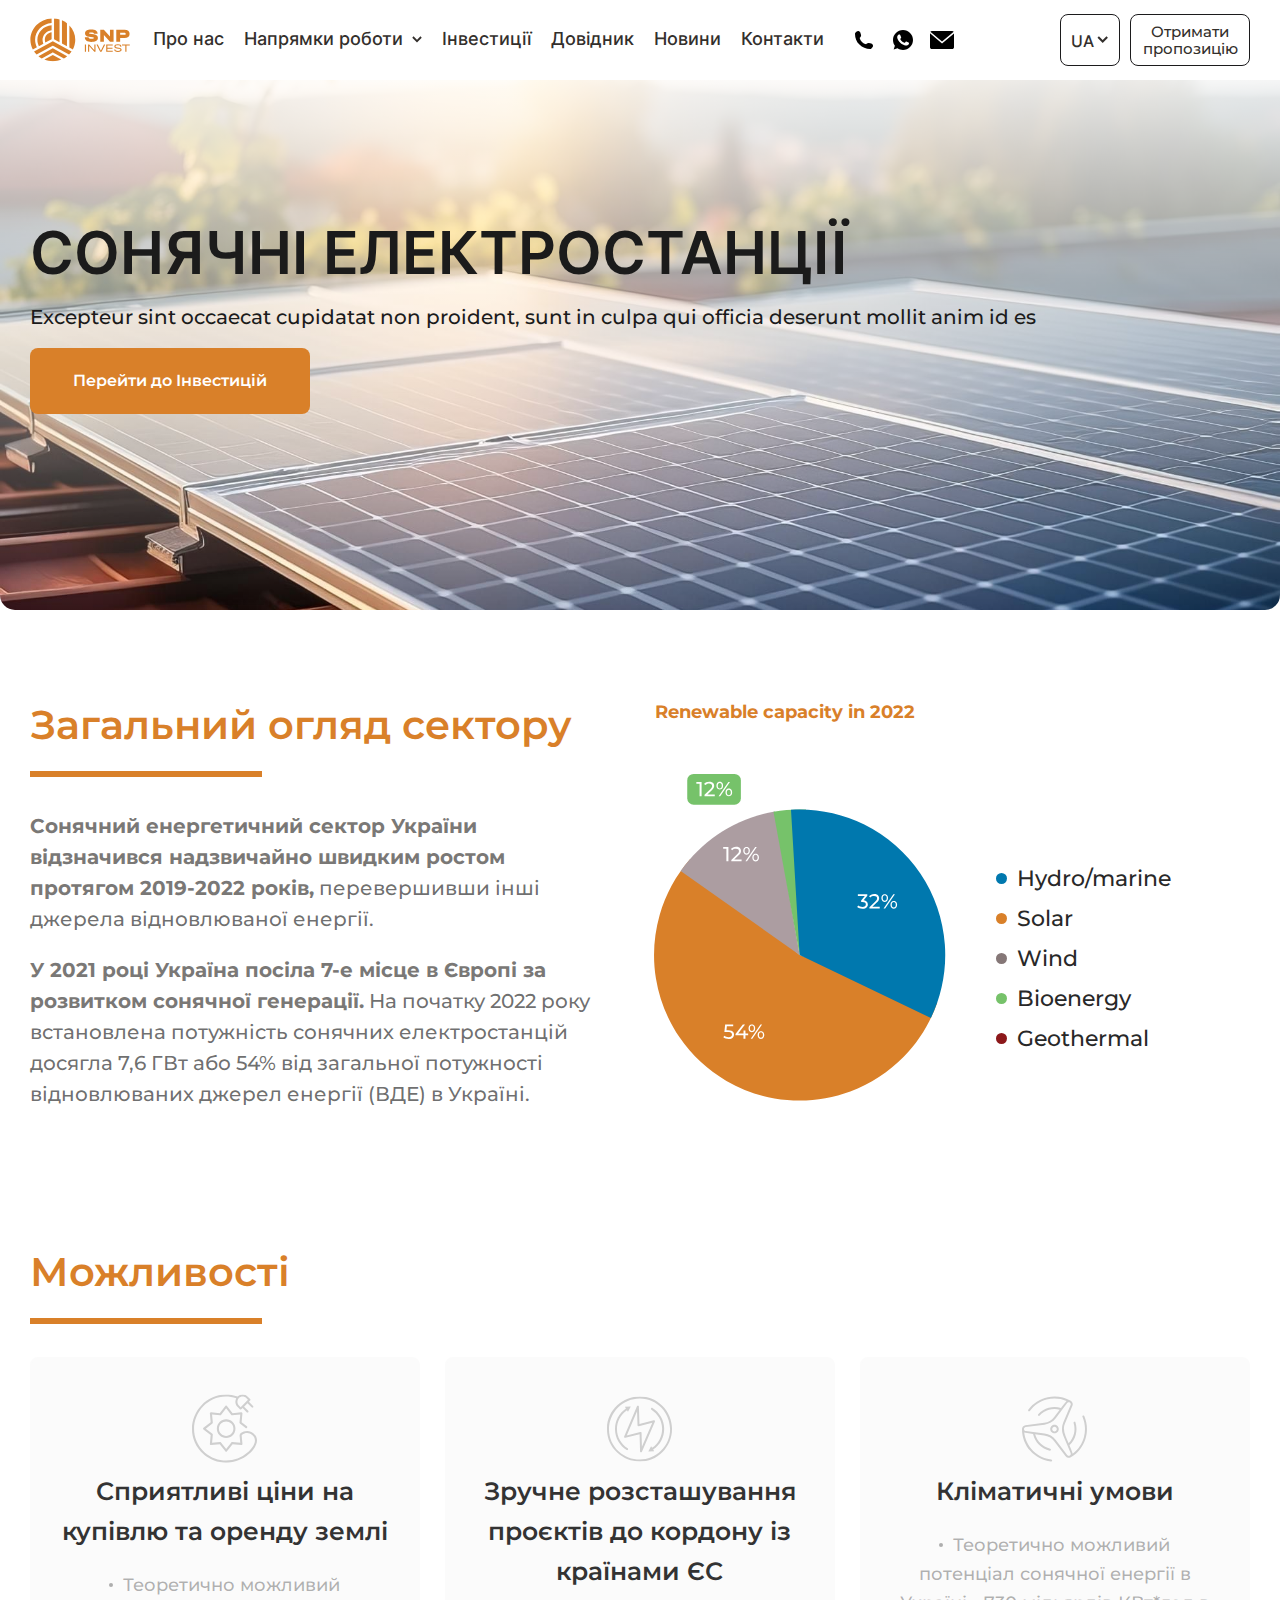
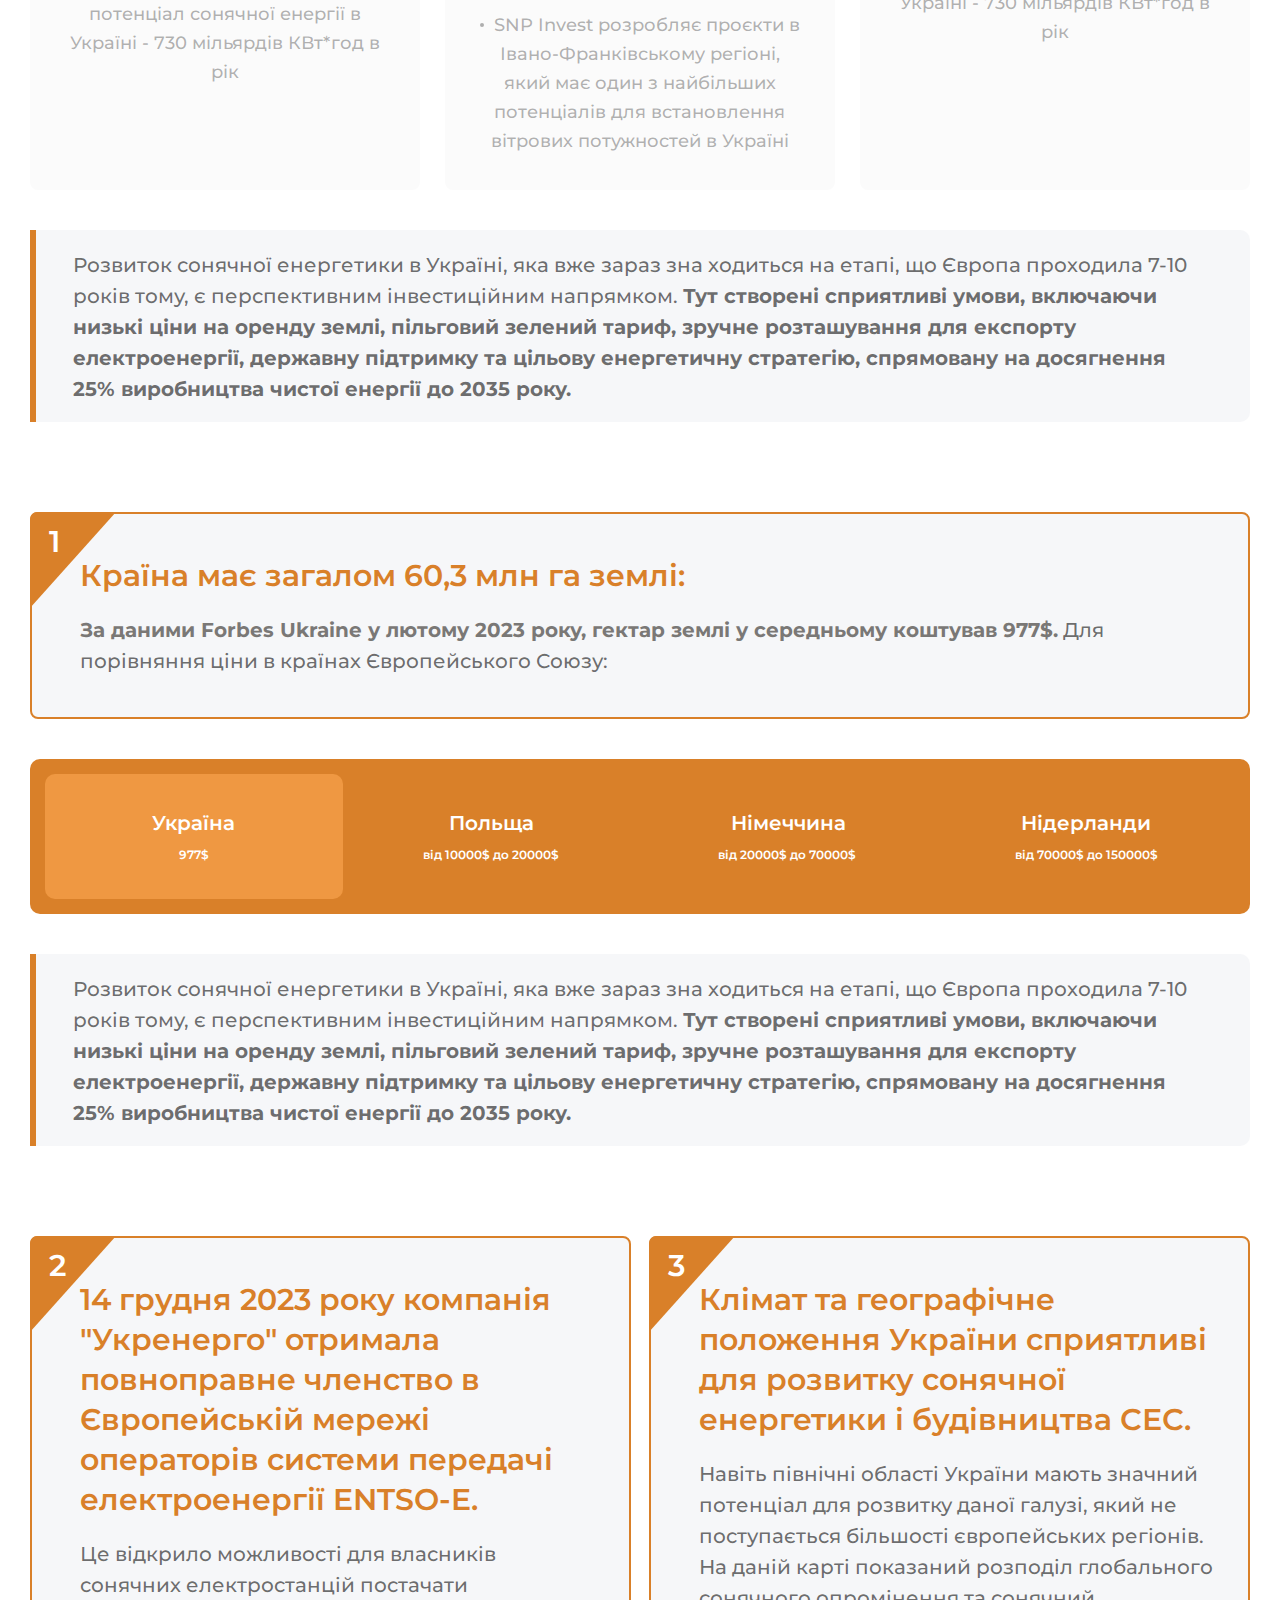
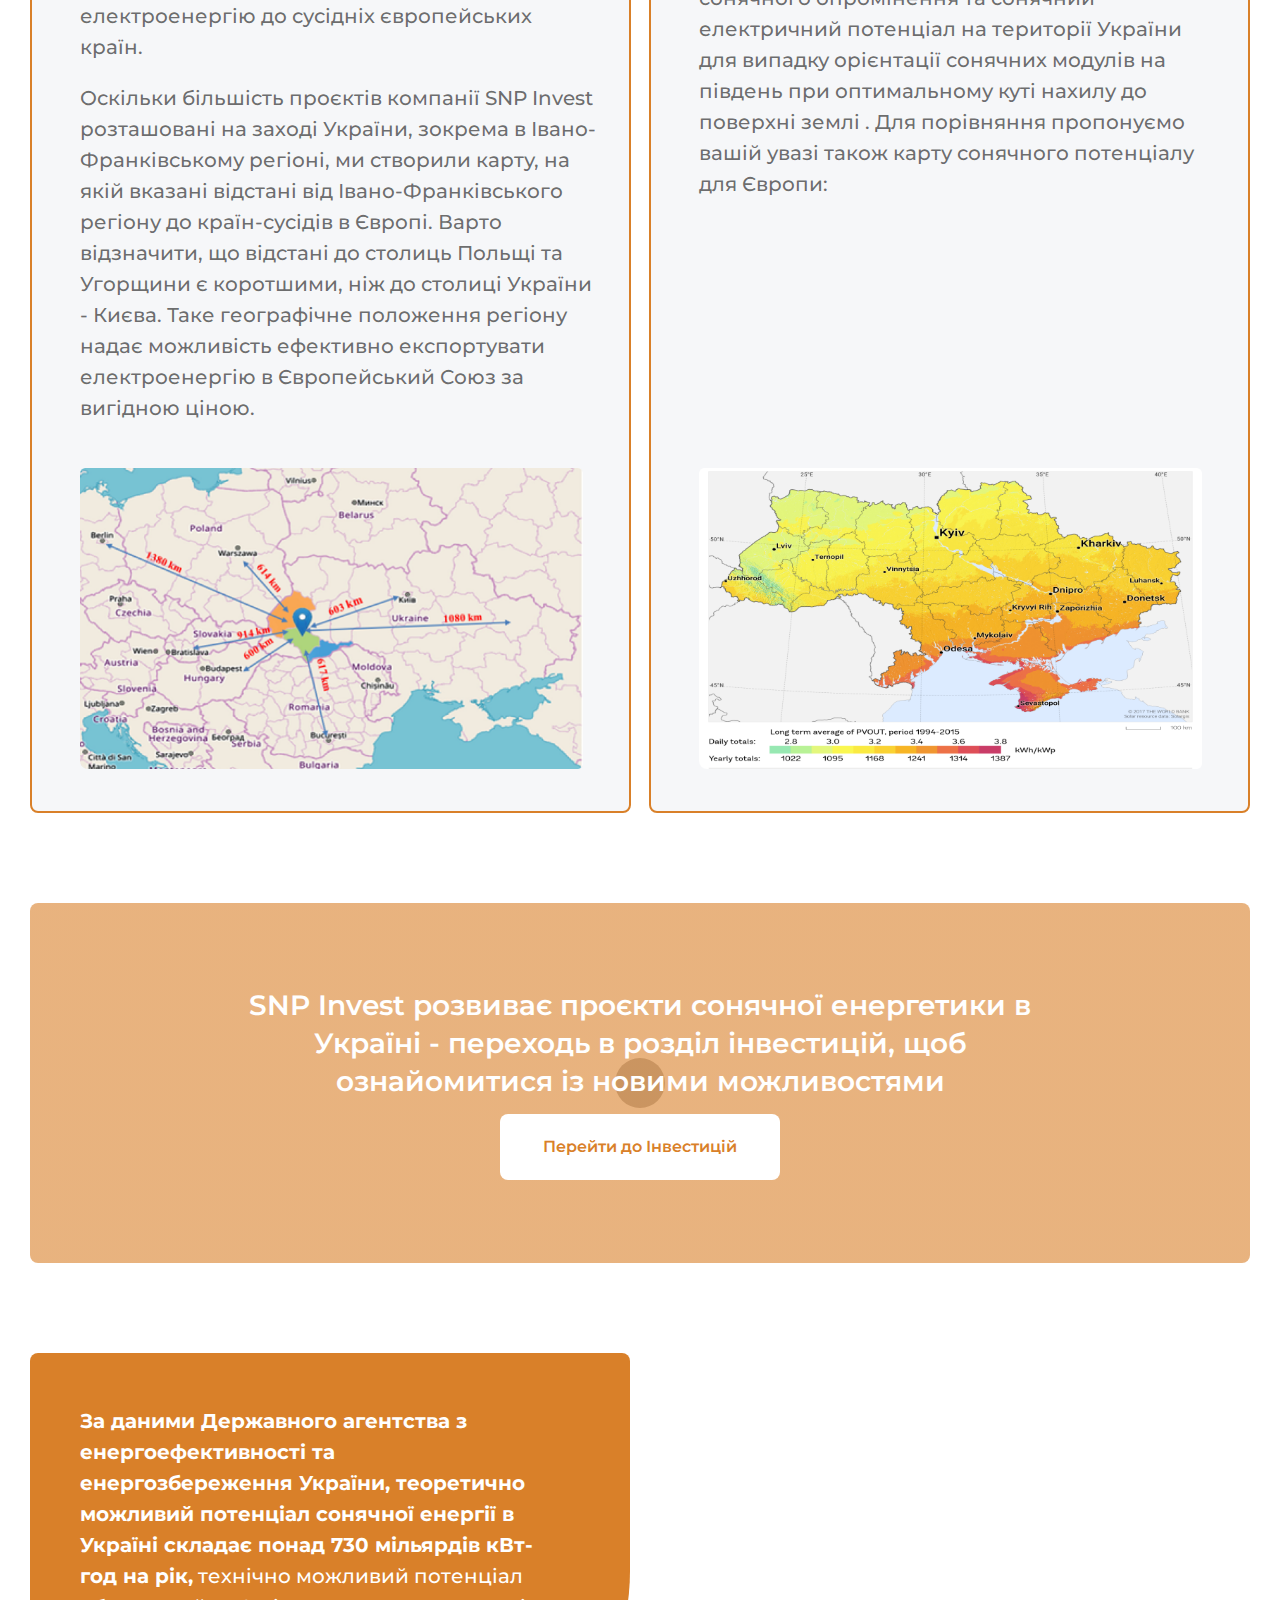
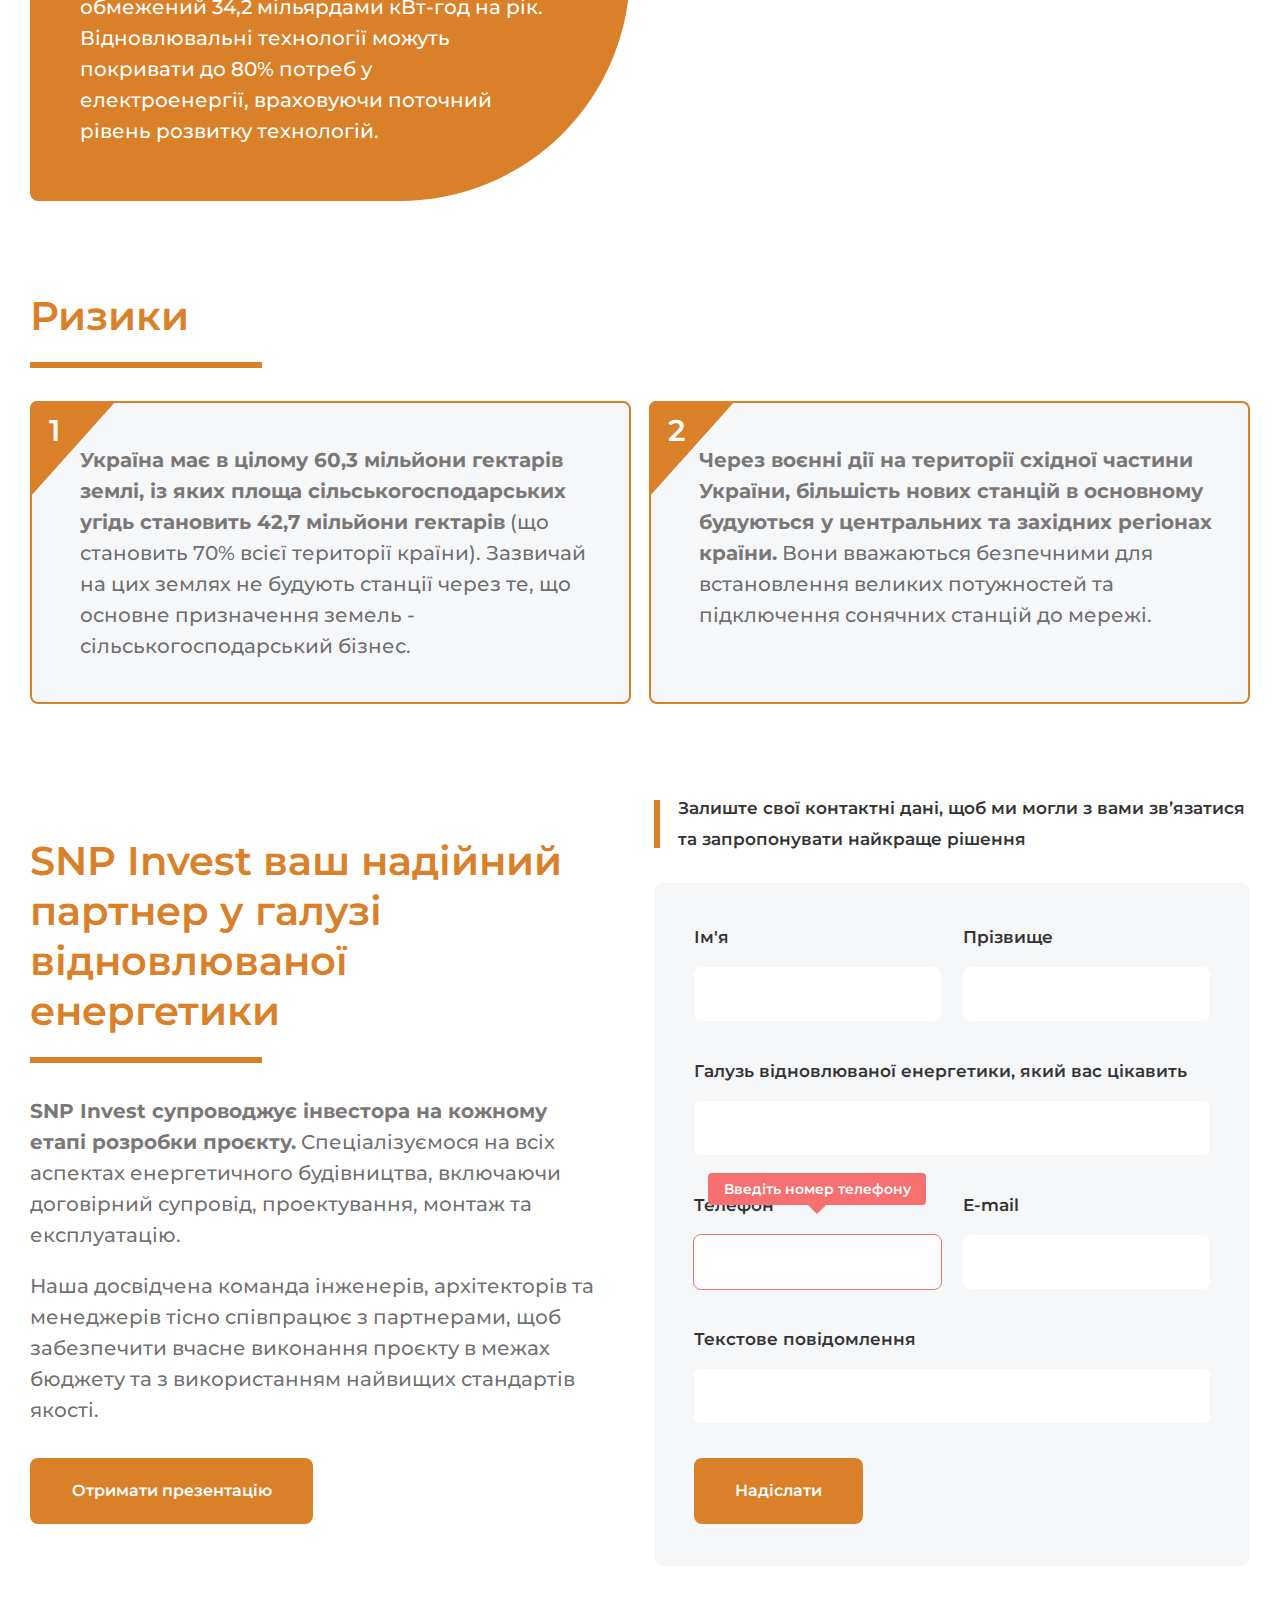
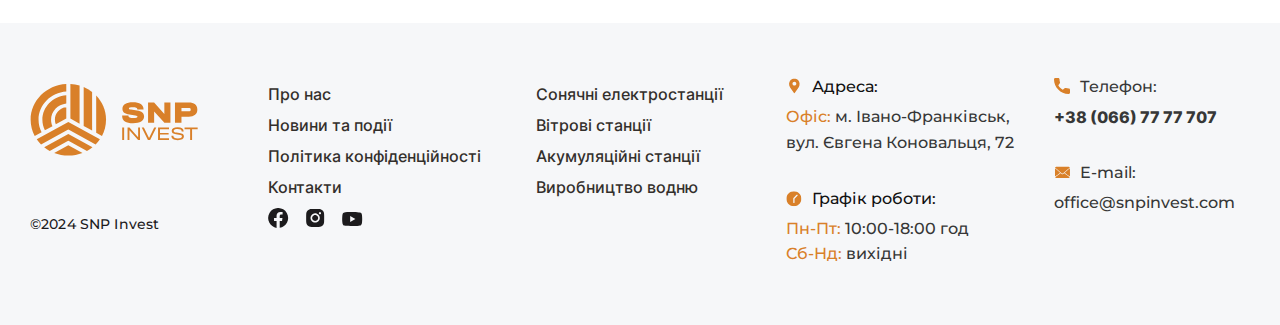
<file: solar-power-plants.html>
<!DOCTYPE html>
<html lang="uk">
<head>
   <meta charset="UTF-8">
   <meta http-equiv="X-UA-Compatible" content="IE=edge">
   <meta name="viewport" content="width=device-width, initial-scale=1.0">
   <link rel="stylesheet" href="files/select/select.css?_v=20240312202925">
   <link rel="stylesheet" href="files/popup/popup.css?_v=20240312202925">
   <link rel="stylesheet" href="files/tabs/tabs.css?_v=20240312202925">
   <link rel="stylesheet" href="files/fancybox/fancybox.css?_v=20240312202925">
   <link rel="stylesheet" href="css/style.min.css?_v=20240312202925">
   <!--<link rel="icon" type="image/svg+xml" href="favicon.svg">-->
   <title>Сонячні електростанції</title>
</head>

<body>
   <div class="wrapper">
      <header class="header">
   <div class="header__wrapper lock-padding">
      <div id="header-container" class="n_container header-container">
         <a href="index.html" class="header__blockLogo">
            <img src="images/svg/logo.svg" alt="">
         </a>
         <div class="header__menu menu">
            <div class="menu__body">
               <nav class="menu-topmenu-container">
                  <ul class="menu__list">
                     <li class="menu-item"> <!-- current-menu-item current_page_item -->
                        <a class="menu__link" href="about-us.html">Про нас</a>
                     </li>
                     <li class="menu-item menu-item-has-children">
                        <a class="menu__link" href="#">Напрямки роботи</a>
                        <span class="menu__arrow">
                           <svg width="11" height="7" viewBox="0 0 11 7" fill="none" xmlns="http://www.w3.org/2000/svg">
                              <path d="M1.00195 0.749512L5.50195 5.24951L10.002 0.749512" stroke="#332F2C" stroke-width="2"/>
                           </svg>
                        </span>
                        <ul class="menu__sub-list">
                           <li class="menu-item">
                              <a class="menu__link" href="solar-power-plants.html">Сонячні електростанції</a>
                           </li>
                           <li class="menu-item">
                              <a class="menu__link" href="#">Акумулятивні станції</a>
                           </li>
                           <li class="menu-item">
                              <a class="menu__link" href="#">Вітрові електростанції</a>
                           </li>
                           <li class="menu-item">
                              <a class="menu__link" href="#">Виробництво водню</a>
                           </li>
                        </ul>
                     </li>
                     <li class="menu-item">
                        <a class="menu__link" href="investments.html">Інвестиції</a>
                     </li>
                     <li class="menu-item">
                        <a class="menu__link" href="directory.html">Довідник</a>
                     </li>
                     <li class="menu-item">
                        <a class="menu__link" href="news.html">Новини</a>
                     </li>
                     <li class="menu-item">
                        <a class="menu__link" href="contacts.html">Контакти</a>
                     </li>
                  </ul>
               </nav>
            </div>
         </div>
         <ul class="header__social">
            <li>
               <a href="tel:">
                  <svg width="18" height="18" viewBox="0 0 18 18" fill="none" xmlns="http://www.w3.org/2000/svg">
                     <path d="M17.921 14.3474L17.8314 14.0774C17.6192 13.4466 16.9237 12.7887 16.2847 12.6153L13.9199 11.9692C13.2786 11.7947 12.3638 12.0293 11.8946 12.4986L11.0387 13.3546C7.92832 12.514 5.48927 10.0744 4.64992 6.96403L5.50583 6.10796C5.97503 5.63867 6.2096 4.72491 6.03513 4.0835L5.39028 1.71708C5.21581 1.07683 4.55682 0.381196 3.92732 0.171302L3.65737 0.0805221C3.02668 -0.129372 2.1272 0.082899 1.65803 0.552153L0.377768 1.83382C0.14905 2.06137 0.00287177 2.71222 0.00287177 2.7146C-0.041906 6.78005 1.55191 10.6969 4.42712 13.5727C7.29528 16.4414 11.1968 18.0332 15.2497 17.999C15.2709 17.999 15.9405 17.8551 16.1692 17.6275L17.4494 16.347C17.9186 15.8778 18.1308 14.9782 17.921 14.3474Z" fill="black"/>
                  </svg>
               </a>
            </li>
            <li>
               <a href="https://web.whatsapp.com/" target="_blank">
                  <svg width="24" height="24" viewBox="0 0 24 24" fill="none" xmlns="http://www.w3.org/2000/svg">
                     <path fill-rule="evenodd" clip-rule="evenodd" d="M11.9991 1.99951C6.48623 1.99951 2.00195 6.48504 2.00195 11.9994C2.00195 14.1864 2.70722 16.2145 3.90612 17.8607L2.66012 21.5761L6.5038 20.3477C8.0847 21.3941 9.9713 21.9995 12.0049 21.9995C17.5177 21.9995 22.002 17.5138 22.002 11.9996C22.002 6.48522 17.5177 1.99968 12.0049 1.99968L11.9991 1.99951ZM9.20731 7.07902C9.0134 6.61462 8.86645 6.59704 8.57269 6.5851C8.47267 6.57929 8.36121 6.57349 8.23764 6.57349C7.85547 6.57349 7.4559 6.68515 7.21489 6.93203C6.92114 7.23184 6.1923 7.93134 6.1923 9.36584C6.1923 10.8004 7.23844 12.1877 7.37943 12.3819C7.52639 12.5756 9.41895 15.5621 12.3575 16.7793C14.6554 17.7317 15.3373 17.6434 15.8603 17.5317C16.6243 17.3671 17.5824 16.8025 17.8234 16.1208C18.0644 15.4387 18.0644 14.8567 17.9937 14.7332C17.9232 14.6098 17.7292 14.5394 17.4354 14.3923C17.1417 14.2453 15.7134 13.5398 15.443 13.4457C15.1784 13.3458 14.9258 13.3812 14.7261 13.6634C14.444 14.0573 14.1678 14.4571 13.9444 14.6981C13.7681 14.8862 13.4799 14.9098 13.2391 14.8097C12.9158 14.6747 12.0108 14.3569 10.894 13.3634C10.03 12.5934 9.44235 11.6352 9.272 11.3472C9.10149 11.0534 9.2544 10.8826 9.38942 10.724C9.53638 10.5417 9.67739 10.4124 9.82435 10.2419C9.97131 10.0715 10.0536 9.98322 10.1476 9.78329C10.2476 9.58933 10.177 9.3894 10.1065 9.2424C10.036 9.0954 9.44831 7.66089 9.20731 7.07902Z" fill="black"/>
                  </svg>
               </a>
            </li>
            <li>
               <a href="mailto:">
                  <svg width="24" height="20" viewBox="0 0 24 20" fill="none" xmlns="http://www.w3.org/2000/svg">
                     <path d="M23.6713 1.74096C23.3331 1.24559 22.7642 0.918213 22.1222 0.918213H1.87669C1.24819 0.918213 0.692437 1.23396 0.351562 1.71209L12.0366 11.4553L23.6713 1.74096Z" fill="black"/>
                     <path d="M0.00195312 3.37256V17.2059C0.00195312 18.2372 0.845703 19.0809 1.87695 19.0809H22.1225C23.1537 19.0809 23.9975 18.2372 23.9975 17.2059V3.42243L12.0368 13.4083L0.00195312 3.37256Z" fill="black"/>
                  </svg>
               </a>
            </li>
         </ul>
         <div data-da="menu-topmenu-container, last, 1099" class="header__wrap-buttons">
            <div data-da="header-container, 3, 1099" class="select">
               <div class="select__header">
                  <span class="select__current">UA</span>
                  <div class="select__icon">
                     <svg width="11" height="7" viewBox="0 0 11 7" fill="none" xmlns="http://www.w3.org/2000/svg">
                        <path d="M1.2002 0.999512L5.7002 5.49951L10.2002 0.999512" stroke="#332F2C" stroke-width="2"/>
                     </svg>
                  </div>
               </div>
               <div class="select__body">
                  <div class="select__item current-lang">UA</div>
                  <div class="select__item">EN</div>
               </div>
            </div>
            <a href="#" class="header__button n_btn">Отримати пропозицію</a>
         </div>
         <div class="menu__icon">
            <span></span>
        </div>
      </div>
   </div>
</header>
      <main class="main">
         <section class="page__head">
            <div class="n_container">
               <h1>Сонячні електростанції</h1>
               <p>Excepteur sint occaecat cupidatat non proident, sunt in culpa qui officia deserunt mollit anim id es</p>
               <a href="investments.html" class="page__head-button n_btn">Перейти до Інвестицій</a>
            </div>
            <div class="page__head-bg-image wrap-lazy-load-image">
               <img src="images/bg-fs-solar-power-plants.jpg" alt="">
            </div>
         </section>
         <section class="overview-of-sector">
            <div class="n_container">
               <div class="overview-of-sector__items">
                  <div class="overview-of-sector__item">
                     <h2 class="n_sec-title">Загальний огляд сектору</h2>
                     <div class="overview-of-sector__block-text">
                        <p><strong>Сонячний енергетичний сектор України відзначився надзвичайно швидким ростом протягом 2019-2022 років,</strong> перевершивши інші джерела відновлюваної енергії. </p>
                        <p><strong>У 2021 році Україна посіла 7-е місце в Європі за розвитком сонячної генерації.</strong> На початку 2022 року встановлена потужність сонячних електростанцій досягла 7,6 ГВт або 54% від загальної потужності відновлюваних джерел енергії (ВДЕ) в Україні.</p>
                     </div>
                     <a href="#" class="overview-of-sector__button n_btn">Перейти до Інвестицій</a>
                  </div>
                  <div class="overview-of-sector__item">
                     <div class="overview-of-sector__item-content">
                        <p>Renewable capacity in 2022</p>
                        <div class="overview-of-sector__item-colums">
                           <div class="overview-of-sector__item-column">
                              <svg width="386" height="389" viewBox="0 0 386 389" fill="none" xmlns="http://www.w3.org/2000/svg">
                                 <path d="M341.821 247.616C334.221 269.578 321.852 289.585 305.603 306.201C289.354 322.816 269.627 335.628 247.84 343.716C226.052 351.805 202.744 354.969 179.589 352.982C156.434 350.994 134.006 343.905 113.916 332.223C93.825 320.54 76.5701 304.555 63.3896 285.414C50.2092 266.272 41.4302 244.45 37.683 221.514C33.9357 198.578 35.3131 175.097 41.7163 152.756C48.1194 130.415 59.3896 109.769 74.7175 92.3004L193.051 196.131L341.821 247.616Z" fill="#D98029"/>
                                 <path d="M64.4184 105.37C88.4896 71.2552 125.127 48.0997 166.271 40.9978L193.049 196.131L64.4184 105.37Z" fill="#AC9DA1"/>
                                 <path d="M164.757 41.2668C176.371 39.145 188.187 38.3364 199.982 38.8563L193.049 196.131L164.757 41.2668Z" fill="#76C26A"/>
                                 <path d="M183.705 38.9791C211.068 37.3519 238.382 42.8975 262.943 55.0673C287.505 67.2372 308.464 85.6093 323.745 108.366C339.026 131.122 348.101 157.475 350.071 184.815C352.041 212.156 346.838 239.537 334.977 264.249L193.05 196.129L183.705 38.9791Z" fill="#0078AE"/>
                                 <path d="M260.98 146.114C259.89 146.114 258.83 145.945 257.799 145.606C256.782 145.267 255.95 144.811 255.302 144.236L256.318 142.491C256.834 142.977 257.504 143.374 258.329 143.684C259.154 143.993 260.038 144.148 260.98 144.148C262.129 144.148 263.02 143.905 263.654 143.419C264.302 142.918 264.626 142.248 264.626 141.408C264.626 140.598 264.317 139.95 263.698 139.464C263.094 138.963 262.129 138.712 260.804 138.712H259.566V137.166L264.162 131.509L264.471 132.393H256.009V130.471H266.217V131.973L261.643 137.608L260.494 136.923H261.223C263.094 136.923 264.493 137.343 265.421 138.182C266.364 139.022 266.836 140.09 266.836 141.386C266.836 142.255 266.622 143.05 266.195 143.772C265.768 144.494 265.119 145.068 264.25 145.496C263.396 145.908 262.306 146.114 260.98 146.114ZM268.545 145.938V144.435L274.842 138.359C275.402 137.829 275.815 137.365 276.08 136.967C276.36 136.554 276.544 136.179 276.632 135.84C276.735 135.487 276.787 135.148 276.787 134.824C276.787 134.028 276.507 133.402 275.947 132.946C275.387 132.489 274.57 132.261 273.495 132.261C272.67 132.261 271.926 132.401 271.263 132.68C270.6 132.946 270.026 133.365 269.54 133.94L268.037 132.636C268.626 131.885 269.414 131.311 270.401 130.913C271.403 130.5 272.5 130.294 273.693 130.294C274.769 130.294 275.704 130.471 276.5 130.824C277.295 131.163 277.906 131.657 278.333 132.305C278.775 132.953 278.996 133.719 278.996 134.603C278.996 135.104 278.93 135.597 278.797 136.083C278.665 136.569 278.414 137.085 278.046 137.63C277.678 138.175 277.148 138.786 276.455 139.464L270.843 144.877L270.313 144.015H279.659V145.938H268.545ZM283.813 145.938L294.374 130.471H296.075L285.514 145.938H283.813ZM285.05 138.779C284.343 138.779 283.717 138.602 283.172 138.248C282.627 137.895 282.2 137.401 281.89 136.768C281.596 136.135 281.448 135.398 281.448 134.559C281.448 133.719 281.596 132.982 281.89 132.349C282.2 131.716 282.627 131.222 283.172 130.869C283.717 130.515 284.343 130.338 285.05 130.338C285.772 130.338 286.398 130.515 286.928 130.869C287.473 131.222 287.893 131.716 288.187 132.349C288.482 132.982 288.629 133.719 288.629 134.559C288.629 135.398 288.482 136.135 288.187 136.768C287.893 137.401 287.473 137.895 286.928 138.248C286.398 138.602 285.772 138.779 285.05 138.779ZM285.05 137.519C285.728 137.519 286.258 137.261 286.641 136.746C287.024 136.216 287.215 135.487 287.215 134.559C287.215 133.631 287.024 132.909 286.641 132.393C286.258 131.863 285.728 131.598 285.05 131.598C284.387 131.598 283.857 131.863 283.459 132.393C283.076 132.909 282.885 133.631 282.885 134.559C282.885 135.472 283.076 136.194 283.459 136.724C283.857 137.254 284.387 137.519 285.05 137.519ZM294.838 146.07C294.131 146.07 293.505 145.893 292.96 145.54C292.415 145.186 291.995 144.693 291.701 144.059C291.406 143.426 291.259 142.69 291.259 141.85C291.259 141.01 291.406 140.274 291.701 139.64C291.995 139.007 292.415 138.514 292.96 138.16C293.505 137.807 294.131 137.63 294.838 137.63C295.56 137.63 296.186 137.807 296.716 138.16C297.261 138.514 297.681 139.007 297.976 139.64C298.285 140.274 298.44 141.01 298.44 141.85C298.44 142.69 298.285 143.426 297.976 144.059C297.681 144.693 297.261 145.186 296.716 145.54C296.186 145.893 295.56 146.07 294.838 146.07ZM294.838 144.811C295.501 144.811 296.024 144.553 296.407 144.037C296.805 143.507 297.003 142.778 297.003 141.85C297.003 140.937 296.805 140.215 296.407 139.685C296.024 139.154 295.501 138.889 294.838 138.889C294.175 138.889 293.645 139.154 293.247 139.685C292.864 140.2 292.673 140.922 292.673 141.85C292.673 142.778 292.864 143.507 293.247 144.037C293.645 144.553 294.175 144.811 294.838 144.811Z" fill="white"/>
                                 <path d="M113.861 94.8398V80.2571L114.811 81.2956H110.37V79.3733H116.049V94.8398H113.861ZM119.189 94.8398V93.3374L125.486 87.2612C126.045 86.7309 126.458 86.2669 126.723 85.8692C127.003 85.4568 127.187 85.0812 127.275 84.7424C127.379 84.3889 127.43 84.0501 127.43 83.726C127.43 82.9306 127.15 82.3046 126.591 81.8479C126.031 81.3913 125.213 81.163 124.138 81.163C123.313 81.163 122.569 81.3029 121.906 81.5828C121.243 81.8479 120.669 82.2677 120.183 82.8422L118.68 81.5386C119.27 80.7874 120.058 80.2129 121.045 79.8152C122.046 79.4027 123.144 79.1965 124.337 79.1965C125.412 79.1965 126.347 79.3733 127.143 79.7268C127.938 80.0656 128.55 80.5591 128.977 81.2072C129.419 81.8553 129.64 82.6213 129.64 83.5051C129.64 84.0059 129.573 84.4993 129.441 84.9854C129.308 85.4715 129.058 85.9871 128.69 86.5321C128.321 87.0771 127.791 87.6884 127.099 88.366L121.487 93.7793L120.956 92.9176H130.302V94.8398H119.189ZM134.456 94.8398L145.017 79.3733H146.719L136.157 94.8398H134.456ZM135.693 87.681C134.986 87.681 134.36 87.5043 133.815 87.1508C133.27 86.7972 132.843 86.3038 132.534 85.6704C132.239 85.037 132.092 84.3005 132.092 83.4609C132.092 82.6213 132.239 81.8848 132.534 81.2514C132.843 80.618 133.27 80.1245 133.815 79.771C134.36 79.4175 134.986 79.2407 135.693 79.2407C136.415 79.2407 137.041 79.4175 137.571 79.771C138.116 80.1245 138.536 80.618 138.831 81.2514C139.125 81.8848 139.273 82.6213 139.273 83.4609C139.273 84.3005 139.125 85.037 138.831 85.6704C138.536 86.3038 138.116 86.7972 137.571 87.1508C137.041 87.5043 136.415 87.681 135.693 87.681ZM135.693 86.4216C136.371 86.4216 136.901 86.1638 137.284 85.6483C137.667 85.118 137.859 84.3889 137.859 83.4609C137.859 82.5329 137.667 81.8111 137.284 81.2956C136.901 80.7653 136.371 80.5001 135.693 80.5001C135.03 80.5001 134.5 80.7653 134.102 81.2956C133.72 81.8111 133.528 82.5329 133.528 83.4609C133.528 84.3741 133.72 85.0959 134.102 85.6262C134.5 86.1565 135.03 86.4216 135.693 86.4216ZM145.481 94.9724C144.774 94.9724 144.148 94.7957 143.603 94.4421C143.058 94.0886 142.639 93.5952 142.344 92.9618C142.049 92.3284 141.902 91.5919 141.902 90.7523C141.902 89.9126 142.049 89.1761 142.344 88.5427C142.639 87.9094 143.058 87.4159 143.603 87.0624C144.148 86.7089 144.774 86.5321 145.481 86.5321C146.203 86.5321 146.829 86.7089 147.36 87.0624C147.905 87.4159 148.324 87.9094 148.619 88.5427C148.928 89.1761 149.083 89.9126 149.083 90.7523C149.083 91.5919 148.928 92.3284 148.619 92.9618C148.324 93.5952 147.905 94.0886 147.36 94.4421C146.829 94.7957 146.203 94.9724 145.481 94.9724ZM145.481 93.713C146.144 93.713 146.667 93.4552 147.05 92.9397C147.448 92.4094 147.647 91.6802 147.647 90.7523C147.647 89.839 147.448 89.1172 147.05 88.5869C146.667 88.0567 146.144 87.7915 145.481 87.7915C144.819 87.7915 144.288 88.0567 143.891 88.5869C143.508 89.1025 143.316 89.8243 143.316 90.7523C143.316 91.6802 143.508 92.4094 143.891 92.9397C144.288 93.4552 144.819 93.713 145.481 93.713Z" fill="white"/>
                                 <path d="M116.247 286.97C115.157 286.97 114.097 286.8 113.066 286.462C112.049 286.123 111.217 285.666 110.569 285.092L111.585 283.346C112.101 283.832 112.771 284.23 113.596 284.539C114.421 284.849 115.297 285.003 116.225 285.003C117.404 285.003 118.31 284.753 118.943 284.252C119.576 283.751 119.893 283.081 119.893 282.241C119.893 281.667 119.753 281.166 119.473 280.739C119.193 280.312 118.707 279.988 118.015 279.767C117.337 279.531 116.402 279.413 115.209 279.413H111.696L112.513 271.326H121.241V273.249H113.331L114.48 272.166L113.839 278.552L112.69 277.491H115.673C117.22 277.491 118.464 277.69 119.407 278.088C120.35 278.485 121.035 279.038 121.462 279.745C121.889 280.437 122.103 281.24 122.103 282.153C122.103 283.037 121.889 283.847 121.462 284.583C121.035 285.305 120.387 285.887 119.517 286.329C118.663 286.756 117.573 286.97 116.247 286.97ZM123.72 282.993V281.446L131.63 271.326H134.017L126.173 281.446L125.046 281.092H137.397V282.993H123.72ZM132.315 286.793V282.993L132.382 281.092V277.734H134.459V286.793H132.315ZM140.174 286.793L150.735 271.326H152.437L141.875 286.793H140.174ZM141.411 279.634C140.704 279.634 140.078 279.457 139.533 279.104C138.988 278.75 138.561 278.257 138.252 277.624C137.957 276.99 137.81 276.254 137.81 275.414C137.81 274.574 137.957 273.838 138.252 273.204C138.561 272.571 138.988 272.078 139.533 271.724C140.078 271.371 140.704 271.194 141.411 271.194C142.133 271.194 142.759 271.371 143.289 271.724C143.834 272.078 144.254 272.571 144.549 273.204C144.843 273.838 144.991 274.574 144.991 275.414C144.991 276.254 144.843 276.99 144.549 277.624C144.254 278.257 143.834 278.75 143.289 279.104C142.759 279.457 142.133 279.634 141.411 279.634ZM141.411 278.375C142.089 278.375 142.619 278.117 143.002 277.601C143.385 277.071 143.577 276.342 143.577 275.414C143.577 274.486 143.385 273.764 143.002 273.249C142.619 272.718 142.089 272.453 141.411 272.453C140.748 272.453 140.218 272.718 139.82 273.249C139.437 273.764 139.246 274.486 139.246 275.414C139.246 276.327 139.437 277.049 139.82 277.579C140.218 278.11 140.748 278.375 141.411 278.375ZM151.199 286.926C150.492 286.926 149.866 286.749 149.321 286.395C148.776 286.042 148.357 285.548 148.062 284.915C147.767 284.281 147.62 283.545 147.62 282.705C147.62 281.866 147.767 281.129 148.062 280.496C148.357 279.862 148.776 279.369 149.321 279.015C149.866 278.662 150.492 278.485 151.199 278.485C151.921 278.485 152.547 278.662 153.078 279.015C153.623 279.369 154.042 279.862 154.337 280.496C154.646 281.129 154.801 281.866 154.801 282.705C154.801 283.545 154.646 284.281 154.337 284.915C154.042 285.548 153.623 286.042 153.078 286.395C152.547 286.749 151.921 286.926 151.199 286.926ZM151.199 285.666C151.862 285.666 152.385 285.408 152.768 284.893C153.166 284.363 153.365 283.633 153.365 282.705C153.365 281.792 153.166 281.07 152.768 280.54C152.385 280.01 151.862 279.745 151.199 279.745C150.537 279.745 150.006 280.01 149.609 280.54C149.226 281.056 149.034 281.777 149.034 282.705C149.034 283.633 149.226 284.363 149.609 284.893C150.006 285.408 150.537 285.666 151.199 285.666Z" fill="white"/>
                                 <rect x="71.5273" y="0.414062" width="57.9996" height="33.1426" rx="6.90471" fill="#76C26A"/>
                                 <path d="M84.8611 24.4141V9.8313L85.8112 10.8698H81.3701V8.9475H87.0486V24.4141H84.8611ZM90.1886 24.4141V22.9116L96.4857 16.8354C97.0455 16.3052 97.4579 15.8412 97.7231 15.4435C98.0029 15.031 98.1871 14.6554 98.2755 14.3166C98.3786 13.9631 98.4301 13.6243 98.4301 13.3002C98.4301 12.5048 98.1502 11.8788 97.5905 11.4222C97.0308 10.9655 96.2132 10.7372 95.1379 10.7372C94.3131 10.7372 93.5692 10.8771 92.9063 11.157C92.2435 11.4222 91.669 11.842 91.1829 12.4164L89.6805 11.1128C90.2697 10.3616 91.0577 9.78711 92.0446 9.3894C93.0463 8.97696 94.1437 8.77074 95.3368 8.77074C96.4121 8.77074 97.3475 8.9475 98.1429 9.30102C98.9383 9.63981 99.5496 10.1333 99.9768 10.7814C100.419 11.4295 100.64 12.1955 100.64 13.0793C100.64 13.5801 100.573 14.0736 100.441 14.5597C100.308 15.0457 100.058 15.5613 99.6895 16.1063C99.3213 16.6513 98.791 17.2626 98.0987 17.9402L92.4865 23.3535L91.9563 22.4918H101.302V24.4141H90.1886ZM105.456 24.4141L116.017 8.9475H117.719L107.157 24.4141H105.456ZM106.693 17.2553C105.986 17.2553 105.36 17.0785 104.815 16.725C104.27 16.3715 103.843 15.878 103.534 15.2446C103.239 14.6112 103.092 13.8747 103.092 13.0351C103.092 12.1955 103.239 11.459 103.534 10.8256C103.843 10.1922 104.27 9.69873 104.815 9.34521C105.36 8.99169 105.986 8.81493 106.693 8.81493C107.415 8.81493 108.041 8.99169 108.571 9.34521C109.116 9.69873 109.536 10.1922 109.831 10.8256C110.125 11.459 110.273 12.1955 110.273 13.0351C110.273 13.8747 110.125 14.6112 109.831 15.2446C109.536 15.878 109.116 16.3715 108.571 16.725C108.041 17.0785 107.415 17.2553 106.693 17.2553ZM106.693 15.9958C107.371 15.9958 107.901 15.7381 108.284 15.2225C108.667 14.6922 108.859 13.9631 108.859 13.0351C108.859 12.1071 108.667 11.3853 108.284 10.8698C107.901 10.3395 107.371 10.0743 106.693 10.0743C106.03 10.0743 105.5 10.3395 105.102 10.8698C104.72 11.3853 104.528 12.1071 104.528 13.0351C104.528 13.9484 104.72 14.6701 105.102 15.2004C105.5 15.7307 106.03 15.9958 106.693 15.9958ZM116.481 24.5466C115.774 24.5466 115.148 24.3699 114.603 24.0164C114.058 23.6628 113.639 23.1694 113.344 22.536C113.049 21.9026 112.902 21.1661 112.902 20.3265C112.902 19.4869 113.049 18.7504 113.344 18.117C113.639 17.4836 114.058 16.9901 114.603 16.6366C115.148 16.2831 115.774 16.1063 116.481 16.1063C117.203 16.1063 117.829 16.2831 118.36 16.6366C118.905 16.9901 119.324 17.4836 119.619 18.117C119.928 18.7504 120.083 19.4869 120.083 20.3265C120.083 21.1661 119.928 21.9026 119.619 22.536C119.324 23.1694 118.905 23.6628 118.36 24.0164C117.829 24.3699 117.203 24.5466 116.481 24.5466ZM116.481 23.2872C117.144 23.2872 117.667 23.0294 118.05 22.5139C118.448 21.9836 118.647 21.2545 118.647 20.3265C118.647 19.4132 118.448 18.6914 118.05 18.1612C117.667 17.6309 117.144 17.3657 116.481 17.3657C115.819 17.3657 115.288 17.6309 114.891 18.1612C114.508 18.6767 114.316 19.3985 114.316 20.3265C114.316 21.2545 114.508 21.9836 114.891 22.5139C115.288 23.0294 115.819 23.2872 116.481 23.2872Z" fill="white"/>
                              </svg>
                           </div>
                           <div class="overview-of-sector__item-column">
                              <ul>
                                 <li class="dark-blue">Hydro/marine</li>
                                 <li class="bright-orange">Solar</li>
                                 <li class="very-dark-gray">Wind</li>
                                 <li class="slightly-desaturated-lime-green">Bioenergy</li>
                                 <li class="dark-red">Geothermal</li>
                              </ul>
                           </div>
                        </div>
                     </div>
                  </div>
               </div>
            </div>
         </section>
         <section class="possibility">
            <div class="n_container">
               <h2 class="n_sec-title">Можливості</h2>
               <div class="possibility__items">
                  <div id="to-block-one" class="possibility__item">
                     <div class="possibility__block-icon">
                        <svg width="65" height="69" viewBox="0 0 65 69" fill="none" xmlns="http://www.w3.org/2000/svg">
                           <g clip-path="url(#clip0_13_2424)">
                              <path d="M61.5866 39.4192C59.8638 37.8518 57.6378 36.9514 55.3097 36.8802C52.9817 36.809 50.7048 37.5717 48.8894 39.0309C48.4526 39.3704 48.1083 39.8145 47.8884 40.3222C47.6684 40.8299 47.58 41.3849 47.6312 41.9358L48.2543 48.7449L40.2079 48.0104C40.0366 47.9968 39.8645 48.0256 39.707 48.0944C39.5494 48.1632 39.4113 48.2698 39.3049 48.4048L34.1604 55.0273L29.0129 48.4048C28.9068 48.2694 28.7687 48.1625 28.6111 48.0937C28.4535 48.0248 28.2812 47.9962 28.1098 48.0104L20.0664 48.7449L20.8009 40.7016C20.8154 40.5301 20.7869 40.3578 20.7181 40.2001C20.6492 40.0425 20.5422 39.9044 20.4066 39.7985L13.7841 34.651L20.4066 29.5035C20.5428 29.3981 20.6503 29.2602 20.7192 29.1024C20.7881 28.9446 20.8162 28.772 20.8009 28.6004L20.0544 20.545L28.0977 21.2705C28.2692 21.2847 28.4414 21.2561 28.599 21.1873C28.7567 21.1184 28.8947 21.0115 29.0008 20.8762L34.1483 14.2537L39.2928 20.8762C39.3991 21.0113 39.5372 21.1181 39.6948 21.1869C39.8523 21.2557 40.0245 21.2844 40.1959 21.2705L48.2392 20.533L47.5047 28.5794C47.49 28.7508 47.5183 28.9233 47.5872 29.081C47.6561 29.2387 47.7633 29.3767 47.8991 29.4824L53.6185 33.9376C53.8345 34.106 54.1085 34.1818 54.3803 34.1482C54.6521 34.1146 54.8995 33.9744 55.0679 33.7585C55.2364 33.5425 55.3122 33.2685 55.2786 32.9967C55.245 32.7248 55.1048 32.4775 54.8888 32.309L49.6269 28.2151L50.4216 19.4854C50.4358 19.3342 50.4161 19.1818 50.3641 19.0391C50.312 18.8965 50.2288 18.7672 50.1206 18.6606C50.0131 18.5538 49.8837 18.4715 49.7413 18.4195C49.5989 18.3676 49.4469 18.3471 49.2958 18.3596L40.5661 19.1573L34.9521 11.9328C34.8517 11.8147 34.7269 11.7199 34.5863 11.6549C34.4457 11.5899 34.2927 11.5562 34.1378 11.5562C33.9829 11.5562 33.8298 11.5899 33.6892 11.6549C33.5486 11.7199 33.4238 11.8147 33.3235 11.9328L27.7245 19.1633L18.9948 18.3656C18.8437 18.3522 18.6915 18.3722 18.549 18.424C18.4065 18.4759 18.2771 18.5585 18.17 18.6659C18.0629 18.7732 17.9807 18.9029 17.9292 19.0455C17.8777 19.1882 17.8582 19.3404 17.872 19.4915L18.6697 28.2211L11.4451 33.8382C11.3213 33.9348 11.2211 34.0583 11.1522 34.1994C11.0833 34.3405 11.0475 34.4955 11.0475 34.6525C11.0475 34.8095 11.0833 34.9645 11.1522 35.1056C11.2211 35.2467 11.3213 35.3702 11.4451 35.4668L18.6697 41.0809L17.872 49.8105C17.8587 49.9617 17.8787 50.1139 17.9307 50.2564C17.9828 50.399 18.0655 50.5283 18.173 50.6353C18.2794 50.7437 18.4087 50.827 18.5514 50.8791C18.6941 50.9312 18.8466 50.9507 18.9978 50.9364L27.7275 50.1387L33.3416 57.3632C33.4419 57.4813 33.5667 57.5761 33.7073 57.6411C33.8479 57.7061 34.0009 57.7398 34.1558 57.7398C34.3108 57.7398 34.4638 57.7061 34.6044 57.6411C34.745 57.5761 34.8698 57.4813 34.9701 57.3632L40.5842 50.1387L49.3139 50.9364C49.4646 50.9492 49.6162 50.9289 49.7583 50.877C49.9003 50.8251 50.0293 50.7429 50.1363 50.6359C50.2432 50.529 50.3255 50.4 50.3774 50.2579C50.4293 50.1159 50.4495 49.9642 50.4367 49.8135L49.6872 41.7401C49.6684 41.5342 49.7015 41.3268 49.7835 41.1369C49.8656 40.9471 49.9939 40.7809 50.1567 40.6534C51.5965 39.4961 53.402 38.8906 55.2484 38.9458C57.0948 39.001 58.8609 39.7133 60.229 40.9544C66.5505 46.3127 60.53 53.9948 55.4788 58.5462C49.6031 63.6886 42.0672 66.5349 34.2591 66.5609C26.4509 66.5869 18.8962 63.7908 12.9864 58.6877C-12.9016 35.3042 11.126 -6.33334 44.2928 4.24763C43.5259 5.61676 43.2257 7.19835 43.4375 8.75325C43.6493 10.3082 44.3617 11.7518 45.4668 12.8659L47.9081 15.3042C48.8864 16.2946 49.937 14.66 50.5872 14.0851L54.7353 18.2603C54.8314 18.3561 54.9454 18.4321 55.0708 18.4839C55.1962 18.5357 55.3307 18.5623 55.4664 18.5622C55.6021 18.5621 55.7364 18.5352 55.8617 18.4831C55.9871 18.4311 56.1009 18.3548 56.1968 18.2588C56.2926 18.1627 56.3686 18.0487 56.4205 17.9233C56.4723 17.7978 56.4989 17.6634 56.4987 17.5277C56.4986 17.392 56.4717 17.2577 56.4196 17.1323C56.3676 17.007 56.2913 16.8932 56.1953 16.7973L52.0532 12.6432L55.4668 9.22957L59.6029 13.3747C59.7976 13.5627 60.0584 13.6667 60.3291 13.6643C60.5998 13.6619 60.8587 13.5533 61.0501 13.3619C61.2415 13.1705 61.3501 12.9116 61.3525 12.6409C61.3548 12.3702 61.2508 12.1094 61.0628 11.9147L56.9268 7.76961L58.1309 6.56552C58.3244 6.37189 58.4332 6.10932 58.4332 5.83553C58.4332 5.56175 58.3244 5.29918 58.1309 5.10555L55.7046 2.65221C54.3713 1.32437 52.5724 0.569156 50.6908 0.547231C48.8092 0.525306 46.9933 1.2384 45.6294 2.53481C10.1869 -9.55429 -16.1798 35.1176 11.6197 60.2561C17.9122 65.6871 25.9546 68.6627 34.2668 68.635C42.5789 68.6074 50.6013 65.5784 56.8575 60.1055C63.0496 54.657 68.9346 45.8009 61.5866 39.4192ZM46.9328 4.11217C47.9026 3.14288 49.2176 2.59838 50.5887 2.59838C51.9598 2.59838 53.2749 3.14288 54.2446 4.11217L55.9545 5.82199L48.6426 13.1429L46.9328 11.4331C46.4518 10.9525 46.0703 10.3819 45.81 9.7538C45.5497 9.12572 45.4157 8.4525 45.4157 7.77262C45.4157 7.09273 45.5497 6.41952 45.81 5.79144C46.0703 5.16336 46.4518 4.59273 46.9328 4.11217ZM24.8527 34.645C24.8527 37.1119 25.8327 39.4778 27.5771 41.2222C29.3215 42.9666 31.6874 43.9466 34.1543 43.9466C36.6213 43.9466 38.9872 42.9666 40.7316 41.2222C42.476 39.4778 43.456 37.1119 43.456 34.645C43.456 32.178 42.476 29.8121 40.7316 28.0677C38.9872 26.3233 36.6213 25.3434 34.1543 25.3434C31.6874 25.3434 29.3215 26.3233 27.5771 28.0677C25.8327 29.8121 24.8527 32.178 24.8527 34.645ZM41.3909 34.645C41.3909 36.5643 40.6285 38.4049 39.2714 39.762C37.9143 41.1192 36.0736 41.8816 34.1543 41.8816C32.2351 41.8816 30.3944 41.1192 29.0373 39.762C27.6802 38.4049 26.9177 36.5643 26.9177 34.645C26.9177 32.7257 27.6802 30.8851 29.0373 29.5279C30.3944 28.1708 32.2351 27.4084 34.1543 27.4084C36.0736 27.4084 37.9143 28.1708 39.2714 29.5279C40.6285 30.8851 41.3909 32.7257 41.3909 34.645Z" fill="#333333" fill-opacity="0.22"/>
                           </g>
                           <defs>
                              <clipPath id="clip0_13_2424">
                                 <rect width="65" height="68.1337" fill="white" transform="translate(0 0.5)"/>
                              </clipPath>
                           </defs>
                        </svg>
                     </div>
                     <h3>Сприятливі ціни на купівлю та оренду землі</h3>
                     <ul>
                        <li>
                           <span>Теоретично можливий потенціал сонячної енергії в Україні - 730 мільярдів КВт*год в рік</span>
                        </li>
                     </ul>
                  </div>
                  <div id="to-block-second" class="possibility__item">
                     <div class="possibility__block-icon">
                        <svg width="65" height="66" viewBox="0 0 65 66" fill="none" xmlns="http://www.w3.org/2000/svg">
                           <g clip-path="url(#clip0_285_2115)">
                              <path d="M55.5362 9.99279C35.3826 -10.4312 -0.241389 4.33736 0.000246376 33.0057C-0.152214 61.746 35.3222 76.4426 55.5362 56.0186C61.6016 49.8951 65.0043 41.6247 65.0043 33.0057C65.0043 24.3867 61.6016 16.1163 55.5362 9.99279ZM54.141 54.6148C35.1525 73.8076 1.8269 59.997 1.9736 33.0057C2.03159 24.9191 5.26973 17.1801 10.988 11.4618C16.7063 5.74356 24.4452 2.50541 32.5319 2.44742C59.365 2.22593 73.4143 35.5429 54.141 54.6148ZM19.6418 54.005C16.1421 51.8146 13.245 48.7846 11.2137 45.1903C9.18232 41.5959 8.08107 37.551 8.00991 33.423C7.93875 29.2949 8.89995 25.2145 10.8062 21.5523C12.7125 17.89 15.5034 14.762 18.9255 12.4523L17.887 10.758L23.7812 10.5969L20.9736 15.7748L19.9726 14.1466C16.8304 16.2722 14.2691 19.1491 12.5212 22.5161C10.7733 25.883 9.89434 29.6333 9.96408 33.4263C10.0338 37.2193 11.05 40.9347 12.9205 44.2351C14.7909 47.5356 17.4563 50.3164 20.6745 52.3251C20.8868 52.4668 21.0359 52.6853 21.0905 52.9347C21.1451 53.1841 21.1009 53.4449 20.9672 53.6624C20.8335 53.8799 20.6208 54.0371 20.3736 54.101C20.1264 54.1649 19.8641 54.1305 19.6418 54.005ZM46.1383 53.5361L47.1796 55.2333L41.2826 55.3915L44.093 50.2136L45.0941 51.8447C48.2356 49.7183 50.7963 46.8409 52.5436 43.4738C54.291 40.1067 55.1697 36.3565 55.1 32.5636C55.0303 28.7707 54.0143 25.0554 52.1444 21.7547C50.2744 18.4541 47.6097 15.6728 44.3922 13.6633C44.1694 13.5268 44.01 13.3073 43.949 13.0532C43.8881 12.7991 43.9306 12.5312 44.0671 12.3085C44.2037 12.0857 44.4231 11.9263 44.6772 11.8653C44.9313 11.8044 45.1992 11.8468 45.422 11.9834C48.9505 14.1523 51.8759 17.175 53.9282 20.7726C55.9806 24.3701 57.0938 28.4267 57.1652 32.5679C57.2366 36.7091 56.2638 40.8015 54.3366 44.4677C52.4094 48.1338 49.5899 51.2555 46.1383 53.5447V53.5361ZM47.7521 24.6635C47.6314 24.5243 47.4745 24.4212 47.2988 24.3659C47.1231 24.3105 46.9354 24.305 46.7568 24.35L32.4571 28.0378L31.8818 10.617C31.8738 10.393 31.7897 10.1783 31.6434 10.0084C31.4972 9.83852 31.2974 9.7235 31.077 9.68231C30.8566 9.64111 30.6288 9.6762 30.431 9.78178C30.2333 9.88737 30.0774 10.0572 29.989 10.2632L17.1679 40.4849C17.0984 40.6539 17.077 40.8388 17.1061 41.0191C17.1352 41.1995 17.2137 41.3682 17.3328 41.5067C17.452 41.6452 17.6071 41.748 17.7811 41.8038C17.9551 41.8595 18.1411 41.866 18.3185 41.8225L32.5952 38.1433L33.0497 55.3771C33.06 55.5992 33.1447 55.8113 33.2902 55.9793C33.4357 56.1473 33.6335 56.2614 33.8518 56.3032C34.0701 56.3451 34.2961 56.3123 34.4934 56.21C34.6908 56.1078 34.8479 55.9421 34.9396 55.7396L47.8844 25.6991C47.9614 25.5314 47.9898 25.3454 47.9664 25.1624C47.943 24.9793 47.8688 24.8065 47.7521 24.6635ZM34.9137 50.8407L34.5455 36.846C34.5421 36.6977 34.5051 36.5521 34.4374 36.4201C34.3697 36.288 34.273 36.1731 34.1546 36.0837C34.0362 35.9943 33.8991 35.9329 33.7536 35.904C33.6081 35.8751 33.4579 35.8795 33.3143 35.9168L19.7626 39.4119L30.0551 15.1448L30.5298 29.3323C30.5345 29.4798 30.5724 29.6245 30.6406 29.7554C30.7089 29.8863 30.8057 30.0002 30.924 30.0887C31.0422 30.1771 31.1789 30.2377 31.3237 30.2661C31.4686 30.2946 31.6181 30.29 31.761 30.2528L45.281 26.7635L34.9137 50.8407Z" fill="#333333" fill-opacity="0.22"/>
                           </g>
                           <defs>
                              <clipPath id="clip0_285_2115">
                                 <rect width="65" height="65.023" fill="white" transform="translate(0 0.5)"/>
                              </clipPath>
                           </defs>
                        </svg>
                     </div>
                     <h3>Зручне розсташування проєктів до кордону із країнами ЄС</h3>
                     <ul>
                        <li>
                           <span>SNP Invest розробляє проєкти в Івано-Франківському регіоні, який має один з найбільших потенціалів для встановлення вітрових потужностей в Україні</span>
                        </li>
                     </ul>
                  </div>
                  <div id="to-block-three" class="possibility__item">
                     <div class="possibility__block-icon">
                        <svg width="65" height="66" viewBox="0 0 65 66" fill="none" xmlns="http://www.w3.org/2000/svg">
                           <path d="M62.2556 19.9435C62.1435 19.714 61.9473 19.537 61.708 19.4494C61.4687 19.3619 61.205 19.3707 60.9721 19.474C60.7391 19.5772 60.555 19.7669 60.4584 20.0034C60.3618 20.2398 60.3601 20.5045 60.4537 20.7422C63.2005 27.0974 63.7334 34.1958 61.9664 40.8922C60.1994 47.5885 56.2355 53.4923 50.7143 57.6511C49.8007 54.7774 48.7054 51.9651 47.4353 49.2312C50.4934 46.3863 52.684 42.7289 53.7523 38.6842C54.8206 34.6394 54.7228 30.3735 53.4703 26.3823C53.4312 26.2589 53.3683 26.1444 53.2852 26.0453C53.202 25.9463 53.1002 25.8646 52.9856 25.805C52.871 25.7455 52.7458 25.7091 52.6172 25.6981C52.4885 25.6871 52.359 25.7016 52.236 25.7407C52.113 25.7799 51.9988 25.8431 51.9001 25.9265C51.8014 26.01 51.72 26.1121 51.6606 26.2271C51.6013 26.3421 51.5651 26.4677 51.5541 26.5968C51.5431 26.7258 51.5575 26.8558 51.5966 26.9792C52.6996 30.496 52.819 34.2491 51.9418 37.8293C51.0646 41.4095 49.2244 44.6793 46.622 47.282C44.1246 41.2093 39.8398 33.9371 43.07 27.305L50.424 9.8137C50.7983 8.92103 50.8355 7.92212 50.5287 7.00393C50.2219 6.08573 49.5921 5.31118 48.7572 4.82523C41.81 0.853379 33.6535 -0.427696 25.829 1.22409C18.0045 2.87588 11.054 7.34611 6.29084 13.7901C6.13611 14.0015 6.07144 14.266 6.11106 14.5253C6.15067 14.7846 6.29132 15.0175 6.50206 15.1727C6.71281 15.3279 6.97638 15.3928 7.23481 15.3531C7.49323 15.3133 7.72534 15.1722 7.88006 14.9608C11.9874 9.39121 17.847 5.37459 24.5113 3.56043C31.1756 1.74628 38.255 2.24067 44.6046 4.96364C42.5858 7.18814 40.7111 9.54013 38.992 12.0052C35.0063 10.7728 30.7539 10.7007 26.7289 11.7971C22.704 12.8935 19.0718 15.1134 16.2544 18.1989C16.1597 18.2933 16.0851 18.406 16.0351 18.5302C15.9851 18.6544 15.9608 18.7875 15.9636 18.9214C15.9664 19.0553 15.9963 19.1873 16.0514 19.3092C16.1066 19.4312 16.1859 19.5407 16.2844 19.631C16.383 19.7213 16.4988 19.7906 16.6249 19.8346C16.751 19.8787 16.8846 19.8966 17.0178 19.8872C17.151 19.8779 17.2809 19.8415 17.3996 19.7803C17.5183 19.7191 17.6234 19.6343 17.7085 19.5311C20.1925 16.8134 23.3719 14.8314 26.9006 13.8009C30.4293 12.7703 34.1722 12.7307 37.7218 13.6862L32.1868 21.019C30.9928 22.594 29.4986 23.9149 27.791 24.905C26.0835 25.8951 24.1967 26.5345 22.2405 26.786L3.463 29.1418C2.50674 29.2639 1.6276 29.7315 0.990172 30.457C0.352743 31.1826 0.000734705 32.1164 5.07177e-05 33.0836C-0.0141068 41.1202 2.93617 48.8777 8.28255 54.8618C13.6289 60.8459 20.9932 64.6332 28.9566 65.4942C29.0886 65.5156 29.2235 65.5099 29.3531 65.4774C29.4828 65.4449 29.6045 65.3862 29.7109 65.305C29.8173 65.2238 29.9061 65.1218 29.9719 65.0051C30.0378 64.8884 30.0793 64.7594 30.0939 64.6261C30.1085 64.4928 30.096 64.3579 30.057 64.2297C30.0181 64.1014 29.9535 63.9824 29.8673 63.8799C29.7811 63.7774 29.675 63.6936 29.5555 63.6335C29.436 63.5735 29.3056 63.5384 29.1722 63.5305C22.2984 62.7871 15.8818 59.7175 10.9786 54.8271C6.07536 49.9366 2.97775 43.5169 2.19565 36.6245C5.12032 37.2652 8.08242 37.7198 11.0642 37.9856C11.9814 42.0717 14.0415 45.8104 17.0027 48.7627C19.9638 51.7149 23.7031 53.7581 27.7812 54.6522C28.0334 54.6999 28.2941 54.647 28.508 54.5048C28.7219 54.3626 28.8722 54.1424 28.9268 53.8909C28.9814 53.6393 28.9361 53.3763 28.8006 53.1577C28.665 52.9391 28.4499 52.7822 28.2008 52.7203C24.6054 51.9336 21.2964 50.1656 18.6391 47.6112C15.9818 45.0569 14.0794 41.8156 13.142 38.2451L22.2463 39.3985C24.2028 39.6488 26.09 40.2877 27.7977 41.2778C29.5055 42.268 30.9995 43.5896 32.1926 45.1655L43.6131 60.3039C44.1921 61.0694 45.0282 61.5982 45.9662 61.7923C46.9042 61.9864 47.8806 61.8325 48.7141 61.3593C55.6307 57.3141 60.829 50.8645 63.3245 43.232C65.8201 35.5994 65.4398 27.3136 62.2556 19.9435ZM47.7658 59.6119C47.3451 59.8561 46.8499 59.9376 46.3735 59.8409C45.8971 59.7443 45.4724 59.4762 45.1793 59.0871L33.7588 43.9487C32.4069 42.1623 30.714 40.664 28.7788 39.5412C26.8437 38.4184 24.705 37.6935 22.4877 37.4089L3.71302 35.053C3.23043 34.9945 2.78591 34.7607 2.46346 34.3957C2.14102 34.0307 1.96297 33.5598 1.96297 33.0721C1.96297 32.5843 2.14102 32.1135 2.46346 31.7485C2.78591 31.3835 3.23043 31.1496 3.71302 31.0911L22.4877 28.7353C24.704 28.4525 26.8422 27.7302 28.7777 26.6104C30.7132 25.4907 32.4074 23.9958 33.7617 22.2128L45.1822 7.07149C45.4739 6.68115 45.8981 6.41158 46.3745 6.31375C46.8508 6.21591 47.3464 6.29659 47.7675 6.54052C48.1886 6.78445 48.5061 7.17474 48.6599 7.63759C48.8136 8.10044 48.7931 8.60378 48.6021 9.05245L41.2451 26.5467C40.3816 28.6146 39.9369 30.8343 39.9369 33.0764C39.9369 35.3185 40.3816 37.5382 41.2451 39.6061L48.6021 57.1003C48.7922 57.5492 48.8121 58.0524 48.658 58.515C48.504 58.9776 48.1866 59.3678 47.7658 59.6119ZM32.5001 28.7958C31.3682 28.7958 30.2827 29.247 29.4824 30.05C28.6821 30.853 28.2324 31.9422 28.2324 33.0778C28.2324 34.2135 28.6821 35.3026 29.4824 36.1057C30.2827 36.9087 31.3682 37.3598 32.5001 37.3598C33.6319 37.3598 34.7174 36.9087 35.5177 36.1057C36.3181 35.3026 36.7677 34.2135 36.7677 33.0778C36.7677 31.9422 36.3181 30.853 35.5177 30.05C34.7174 29.247 33.6319 28.7958 32.5001 28.7958ZM32.5001 35.3818C31.8903 35.3818 31.3055 35.1387 30.8744 34.7061C30.4432 34.2735 30.201 33.6868 30.201 33.0749C30.201 32.4631 30.4432 31.8764 30.8744 31.4438C31.3055 31.0112 31.8903 30.7681 32.5001 30.7681C33.1109 30.7681 33.6968 31.0116 34.1288 31.4451C34.5607 31.8785 34.8034 32.4663 34.8034 33.0793C34.8034 33.6922 34.5607 34.2801 34.1288 34.7135C33.6968 35.1469 33.1109 35.3904 32.5001 35.3904V35.3818Z" fill="#333333" fill-opacity="0.22"/>
                        </svg>
                     </div>
                     <h3>Кліматичні умови</h3>
                     <ul>
                        <li>
                           <span>Теоретично можливий потенціал сонячної енергії в Україні - 730 мільярдів КВт*год в рік</span>
                        </li>
                     </ul>
                  </div>
               </div>
            </div>
         </section>
         <div class="page__content">
            <div class="n_container">
               <blockquote>
                  <p>Розвиток сонячної енергетики в Україні, яка вже зараз зна ходиться на етапі, що Європа проходила 7-10 років тому, є перспективним інвестиційним напрямком. <strong>Тут створені сприятливі умови, включаючи низькі ціни на оренду землі, пільговий зелений тариф, зручне розташування для експорту електроенергії, державну підтримку та цільову енергетичну стратегію, спрямовану на досягнення 25% виробництва чистої енергії до 2035 року.</strong></p>
               </blockquote>
            </div>
         </div>
         <div class="risks">
            <div class="n_container">
               <div id="block-one" class="risks__item full-width">
                  <div class="risks__block">
                     <h2>Країна має загалом 60,3 млн га землі:</h2>
                     <p><strong>За даними Forbes Ukraine у лютому 2023 року, гектар землі у середньому коштував 977$.</strong> Для порівняння ціни в країнах Європейського Союзу:</p>
                  </div>
               </div>
            </div>
         </div>
         <div id="tabs" class="tabs">
            <div class="n_container">
               <div class="tabs__wrap-tab">
                  <div class="tab cursor-default-hover tab-active">
                     <h4>Україна</h4>
                     <p>977$</p>
                  </div>
                  <div class="tab cursor-default-hover">
                     <h4>Польща</h4>
                     <p>від 10000$ до 20000$</p>
                  </div>
                  <div class="tab cursor-default-hover">
                     <h4>Німеччина</h4>
                     <p>від 20000$ до 70000$ </p>
                  </div>
                  <div class="tab cursor-default-hover">
                     <h4>Нідерланди</h4>
                     <p>від 70000$ до 150000$</p>
                  </div>
               </div>
               <div class="tabContent">
                  <div class="page__content">
                     <blockquote>
                        <p>Розвиток сонячної енергетики в Україні, яка вже зараз зна ходиться на етапі, що Європа проходила 7-10 років тому, є перспективним інвестиційним напрямком. <strong>Тут створені сприятливі умови, включаючи низькі ціни на оренду землі, пільговий зелений тариф, зручне розташування для експорту електроенергії, державну підтримку та цільову енергетичну стратегію, спрямовану на досягнення 25% виробництва чистої енергії до 2035 року.</strong></p>
                     </blockquote>
                  </div>
                  <div class="risks">
                     <div class="risks__items">
                        <div id="block-second" class="risks__item no-css-before">
                           <p class="before">2</p>
                           <div class="risks__block">
                              <h2>14 грудня 2023 року компанія "Укренерго" отримала повноправне членство в Європейській мережі операторів системи передачі електроенергії ENTSO-E.</h2>
                              <p>Це відкрило можливості для власників сонячних електростанцій постачати електроенергію до сусідніх європейських країн.</p>
                              <p>Оскільки більшість проєктів компанії SNP Invest розташовані на заході України, зокрема в Івано-Франківському регіоні, ми створили карту, на якій вказані відстані від Івано-Франківського регіону до країн-сусідів в Європі. Варто відзначити, що відстані до столиць Польщі та Угорщини є коротшими, ніж до столиці України - Києва. Таке географічне положення регіону надає можливість ефективно експортувати електроенергію в Європейський Союз за вигідною ціною.</p>
                              <a href="images/tab-image-1.png" class="risks__block-link-image js-wrap-image-tab">
                                 <img src="images/tab-image-1.png" alt="">
                              </a>
                           </div>
                        </div>
                        <div id="block-three" class="risks__item no-css-before">
                           <p class="before">3</p>
                           <div class="risks__block">
                              <h2>Клімат та географічне положення України сприятливі для розвитку сонячної енергетики і будівництва СЕС.</h2>
                              <p>Навіть північні області України мають значний потенціал для розвитку даної галузі, який не поступається більшості європейських регіонів. На даній карті показаний розподіл глобального сонячного опромінення та сонячний електричний потенціал на території України для випадку орієнтації сонячних модулів на південь при оптимальному куті нахилу до поверхні землі . Для порівняння пропонуємо вашій увазі також карту сонячного потенціалу для Європи:</p>
                              <a href="images/tab-image-2.png" class="risks__block-link-image js-wrap-image-tab">
                                 <img src="images/tab-image-2.png" alt="">
                              </a>
                           </div>
                        </div>
                     </div>
                  </div>
               </div>
               <!--<div class="tabContent">
                  <div class="page__content">
                     <p>Польща - content tab...</p>
                  </div>
               </div>
               <div class="tabContent">
                  <div class="page__content">
                     <p>Німеччина - content tab...</p>
                  </div>
               </div>
               <div class="tabContent">
                  <div class="page__content">
                     <p>Нідерланди - content tab...</p>
                  </div>
               </div>-->
            </div>
         </div>
         <div class="spn-invest-info__wrap">
            <div class="n_container">
               <section class="spn-invest-info">
                  <h2 class="spn-invest-info__title">SNP Invest  розвиває проєкти сонячної енергетики в Україні -  переходь в розділ інвестицій, щоб ознайомитися із новими можливостями</h2>
                  <a href="investments.html" class="spn-invest-info__button n_btn">Перейти до Інвестицій</a>
                  <div class="page__head-bg-image wrap-lazy-load-image">
                     <img src="images/home-bg-spn-invest-info.jpg" alt="">
                  </div>
               </section>
            </div>
         </div>
         <div class="block-with-map">
            <div class="n_container">
               <div class="block-with-map__block-text">
                  <p><strong>За даними Державного агентства з енергоефективності та енергозбереження України, теоретично можливий потенціал сонячної енергії в Україні складає понад 730 мільярдів кВт-год на рік,</strong> технічно можливий потенціал обмежений 34,2 мільярдами кВт-год на рік. Відновлювальні технології можуть покривати до 80% потреб у електроенергії, враховуючи поточний рівень розвитку технологій.</p>
               </div>
               <div class="block-with-map__block-image wrap-lazy-load-image">
                  <img class="desktop" src="images/block-with-map-image.png" alt="">
                  <img class="mobile" src="images/block-with-map-image-mobile.png" alt="">
               </div>
            </div>
         </div>
         <section class="risks">
            <div class="n_container">
               <h2 class="n_sec-title">Ризики</h2>
               <div class="risks__items">
                  <div class="risks__item">
                     <div class="risks__block">
                        <p><strong>Україна має в цілому 60,3 мільйони гектарів землі, із яких площа сільськогосподарських угідь становить 42,7 мільйони гектарів</strong> (що становить 70% всієї території країни). Зазвичай на цих землях не будують станції через те, що основне призначення земель - сільськогосподарський бізнес.</p>
                     </div>
                  </div>
                  <div class="risks__item">
                     <div class="risks__block">
                        <p><strong>Через воєнні дії на території східної частини України, більшість нових станцій в основному будуються у центральних та західних регіонах країни.</strong> Вони вважаються безпечними для встановлення великих потужностей та підключення сонячних станцій до мережі.</p>
                     </div>
                  </div>
               </div>
            </div>
         </section>
         <section class="snp-is-your-partner page-solar-power-plants">
            <div class="n_container">
               <div class="snp-is-your-partner__items">
                  <div class="snp-is-your-partner__item">
                     <div class="snp-is-your-partner__item-content">
                        <h2 class="n_sec-title">SNP Invest ваш надійний партнер у галузі відновлюваної енергетики</h2>
                        <div class="snp-is-your-partner__block-text">
                           <p><strong>SNP Invest супроводжує інвестора на кожному етапі розробки проєкту.</strong> Спеціалізуємося на всіх аспектах енергетичного будівництва, включаючи договірний супровід, проектування, монтаж та експлуатацію.</p>
                           <p>Наша досвідчена команда інженерів, архітекторів та менеджерів тісно співпрацює з партнерами, щоб забезпечити вчасне виконання проєкту в межах бюджету та з використанням найвищих стандартів якості.</p>
                        </div>
                        <a href="#" class="n_btn">Отримати презентацію</a>
                     </div>
                  </div>
                  <div class="snp-is-your-partner__item">
                     <p class="snp-is-your-partner__text-above-form">Залиште свої контактні дані, щоб ми могли з вами зв’язатися та запропонувати найкраще рішення</p>
                     <form action="#" method="post" class="snp-is-your-partner__form"><!-- wpcf7-form -->
                        <div class="snp-is-your-partner__form-wrap-field"><!-- wpcf7-form-control-wrap -->
                           <label for="first-name">Ім'я</label>
                           <input type="text" name="first-name" id="first-name">
                        </div>
                        <div class="snp-is-your-partner__form-wrap-field">
                           <label for="first-last">Прізвище</label>
                           <input type="text" name="first-last" id="first-last">
                        </div>
                        <div class="snp-is-your-partner__form-wrap-field full-width">
                           <label for="what-industry">Галузь відновлюваної енергетики, який вас цікавить</label>
                           <input type="text" name="what-industry" id="what-industry">
                        </div>
                        <div class="snp-is-your-partner__form-wrap-field mobile-full-width no-valid">
                           <div class="tooltip">
                              <p>Введіть номер телефону</p>
                           </div>
                           <label for="phone">Телефон</label>
                           <input type="text" name="phone" id="phone">
                        </div>
                        <div class="snp-is-your-partner__form-wrap-field mobile-full-width">
                           <label for="email">E-mail</label>
                           <input type="text" name="email" id="email">
                        </div>
                        <div class="snp-is-your-partner__form-wrap-field full-width">
                           <label for="message">Текстове повідомлення</label>
                           <input type="text" name="message" id="message">
                        </div>
                        <div class="snp-is-your-partner__form-wrap-field full-width wrap-button">
                           <!--<button type="submit" class="n_btn">Надіслати</button>-->
                           <input type="submit" value="Надіслати">
                        </div>
                     </form>
                  </div>
               </div>
            </div>
         </section>
      </main>
      <footer class="footer">
   <div class="n_container">
      <div class="footer__items">
         <div class="footer__item">
            <div class="footer__item-content">
               <div class="footer__block-logo">
                  <img src="images/svg/logo.svg" alt="SNP Invest">
               </div>
               <p class="footer__copyright">&copy;2024 SNP Invest</p>
            </div>
         </div>
         <div class="footer__item">
            <div class="footer__item-content">
               <nav class="footer__menu">
                  <ul>
                     <li>
                        <a href="about-us.html">Про нас</a>
                     </li>
                     <li>
                        <a href="#">Новини та події</a>
                     </li>
                     <li>
                        <a href="#">Політика конфіденційності</a>
                     </li>
                     <li>
                        <a href="#">Контакти</a>
                     </li>
                  </ul>
               </nav>
               <ul class="footer__social">
                  <li>
                     <a href="https://www.facebook.com" target="_blank">
                        <svg width="21" height="20" viewBox="0 0 21 20" fill="none" xmlns="http://www.w3.org/2000/svg">
                           <path d="M10.1567 -0.00947571C8.33457 -0.00947571 6.64825 0.44607 5.0978 1.35716C3.59531 2.25226 2.3965 3.45107 1.5014 4.95356C0.59031 6.50401 0.134766 8.19032 0.134766 10.0125C0.134766 11.6429 0.51039 13.1773 1.26164 14.6159C1.9969 16.0065 3.00789 17.1693 4.29461 18.1044C5.58132 19.0395 7.00789 19.6349 8.57433 19.8906V12.8896H6.03287V10.0125H8.57433V7.80671C8.57433 6.55996 8.91399 5.59692 9.59331 4.9176C10.2726 4.23828 11.1957 3.89862 12.3625 3.89862C12.8101 3.89862 13.3216 3.93058 13.897 3.99452L14.5923 4.1144V6.55996H13.3456C12.7701 6.55996 12.3386 6.7198 12.0508 7.03948C11.8271 7.3112 11.7152 7.67085 11.7152 8.1184V9.98853H14.4724L14.0409 12.8896H11.7152V19.8666C13.2816 19.6269 14.7082 19.0395 15.9949 18.1044C17.2816 17.1693 18.2926 16.0065 19.0279 14.6159C19.7791 13.1773 20.1547 11.6429 20.1547 10.0125C20.1547 8.19032 19.6992 6.50401 18.7881 4.95356C17.893 3.45107 16.6942 2.25226 15.1917 1.35716C13.6413 0.44607 11.9629 -0.00947571 10.1567 -0.00947571Z" fill="#1C1B1D"/>
                        </svg>
                     </a>
                  </li>
                  <li>
                     <a href="https://www.instagram.com" target="_blank">
                        <svg width="19" height="20" viewBox="0 0 19 20" fill="none" xmlns="http://www.w3.org/2000/svg">
                           <path d="M18.1123 6.29608C18.0964 5.54483 17.9525 4.80956 17.6808 4.09028C17.457 3.48289 17.1133 2.95142 16.6498 2.49588C16.1863 2.04033 15.6508 1.69268 15.0434 1.45292C14.3401 1.19718 13.6128 1.06131 12.8616 1.04533C12.0464 0.997375 10.8076 0.973398 9.14531 0.973398L6.7477 0.997375C6.3481 0.997375 5.91653 1.01336 5.453 1.04533C4.70175 1.06131 3.97448 1.19718 3.27118 1.45292C2.66379 1.69268 2.12832 2.04033 1.66479 2.49588C1.20125 2.95142 0.857594 3.48289 0.633817 4.09028C0.362089 4.79358 0.218233 5.52085 0.202249 6.2721C0.170281 7.10327 0.154297 8.34203 0.154297 9.98838V12.386C0.170281 12.8016 0.186265 13.2411 0.202249 13.7047C0.218233 14.4559 0.362089 15.1832 0.633817 15.8865C0.857594 16.4939 1.20125 17.0253 1.66479 17.4809C2.12832 17.9364 2.66379 18.2841 3.27118 18.5238C3.97448 18.7956 4.70175 18.9394 5.453 18.9554C6.28417 19.0034 7.52293 19.0273 9.16928 19.0273L11.5669 19.0034C11.9665 19.0034 12.3981 18.9874 12.8616 18.9554C13.6128 18.9394 14.3401 18.8036 15.0434 18.5478C15.6508 18.3081 16.1863 17.9604 16.6498 17.5049C17.1133 17.0493 17.457 16.5179 17.6808 15.9105C17.9525 15.2072 18.0964 14.4799 18.1123 13.7286C18.1443 12.8975 18.1603 11.6587 18.1603 10.0124V7.59078C18.1443 7.19118 18.1283 6.75961 18.1123 6.29608ZM9.14531 14.5918C8.31414 14.5918 7.54291 14.388 6.83162 13.9804C6.12033 13.5728 5.55689 13.0134 5.14131 12.3021C4.72573 11.5908 4.51793 10.8156 4.51793 9.9764C4.51793 9.13723 4.72573 8.36601 5.14131 7.66271C5.55689 6.95941 6.12033 6.39997 6.83162 5.98439C7.54291 5.5688 8.31414 5.36101 9.14531 5.36101C9.76868 5.36101 10.3601 5.4769 10.9195 5.70866C11.479 5.94043 11.9785 6.2721 12.418 6.70367C12.8576 7.13524 13.1933 7.63474 13.425 8.20217C13.6568 8.7696 13.7727 9.36101 13.7727 9.9764C13.7727 10.5918 13.6568 11.1832 13.425 11.7506C13.1933 12.3181 12.8576 12.8176 12.418 13.2491C11.9785 13.6807 11.479 14.0124 10.9195 14.2441C10.3601 14.4759 9.76868 14.5918 9.14531 14.5918ZM13.9645 6.2721C13.8206 6.2721 13.6808 6.24413 13.5449 6.18818C13.409 6.13224 13.2932 6.05232 13.1973 5.94842C13.1013 5.84453 13.0254 5.72864 12.9695 5.60077C12.9135 5.4729 12.8856 5.33704 12.8856 5.19318C12.8856 5.04932 12.9135 4.90946 12.9695 4.7736C13.0254 4.63773 13.1013 4.52185 13.1973 4.42595C13.2932 4.33004 13.409 4.25412 13.5449 4.19817C13.6808 4.14223 13.8206 4.11426 13.9645 4.11426C14.1083 4.11426 14.2442 4.14223 14.3721 4.19817C14.5 4.25412 14.6158 4.33004 14.7197 4.42595C14.8236 4.52185 14.9035 4.63773 14.9595 4.7736C15.0154 4.90946 15.0434 5.04932 15.0434 5.19318C15.0434 5.48089 14.9355 5.73264 14.7197 5.94842C14.5039 6.16421 14.2522 6.2721 13.9645 6.2721ZM9.14531 12.9854C9.68876 12.9854 10.1923 12.8495 10.6558 12.5778C11.1193 12.3061 11.483 11.9424 11.7467 11.4869C12.0104 11.0313 12.1423 10.5318 12.1423 9.98838C12.1423 9.44493 12.0104 8.94143 11.7467 8.47789C11.483 8.01436 11.1193 7.64672 10.6558 7.375C10.1923 7.10327 9.68876 6.9674 9.14531 6.9674C8.60185 6.9674 8.10235 7.10327 7.6468 7.375C7.19126 7.64672 6.82762 8.01436 6.5559 8.47789C6.28417 8.94143 6.1483 9.44493 6.1483 9.98838C6.1483 10.5318 6.28417 11.0313 6.5559 11.4869C6.82762 11.9424 7.19126 12.3061 7.6468 12.5778C8.10235 12.8495 8.60185 12.9854 9.14531 12.9854Z" fill="#1C1B1D"/>
                        </svg>
                     </a>
                  </li>
                  <li>
                     <a href="https://www.youtube.com/" target="_blank">
                        <svg class="footer__youtybe-icon" width="21" height="15" viewBox="0 0 21 15" fill="none" xmlns="http://www.w3.org/2000/svg">
                           <path d="M19.7872 2.19325C19.6593 1.77766 19.4395 1.41003 19.1279 1.09035C18.8162 0.77067 18.4445 0.554886 18.013 0.442998C17.5494 0.315125 16.6383 0.211229 15.2797 0.13131C14.3207 0.0833578 13.1858 0.0433979 11.8751 0.0114298H10.1968H8.49448C7.1838 0.0274134 6.04893 0.0593815 5.08989 0.107334C3.73125 0.187254 2.82815 0.287154 2.3806 0.407034C1.93305 0.526914 1.55343 0.746695 1.24174 1.06637C0.930049 1.38605 0.714265 1.76967 0.594385 2.21722C0.474505 2.66478 0.374605 3.30414 0.294685 4.13531C0.246733 4.72671 0.214765 5.38206 0.198781 6.10134L0.174805 6.98845V7.89954C0.206773 8.61882 0.246733 9.27417 0.294685 9.86558C0.358621 10.6967 0.450529 11.3361 0.570409 11.7837C0.690289 12.2312 0.906073 12.6148 1.21776 12.9345C1.52945 13.2542 1.90108 13.47 2.33265 13.5819C2.81217 13.7097 3.72326 13.8056 5.06591 13.8696C6.04094 13.9335 7.1838 13.9735 8.49448 13.9895L10.1728 14.0134L11.8511 13.9895C13.1618 13.9735 14.3047 13.9415 15.2797 13.8935C16.6224 13.8296 17.5175 13.7377 17.965 13.6178C18.4126 13.4979 18.7962 13.2782 19.1159 12.9585C19.4355 12.6388 19.6553 12.2592 19.7752 11.8196C19.8951 11.3801 19.987 10.7447 20.0509 9.91353C20.1149 9.30614 20.1548 8.6428 20.1708 7.92352L20.1948 7.0364L20.1708 6.12532C20.1548 5.40604 20.1229 4.75069 20.0749 4.15928C20.011 3.31213 19.9151 2.65678 19.7872 2.19325ZM8.1828 10.0094V4.01543L13.3856 7.01243L8.1828 10.0094Z" fill="#1C1B1D"/>
                        </svg>
                     </a>
                  </li>
               </ul>
            </div>
         </div>
         <div class="footer__item">
            <div class="footer__item-content">
               <nav class="footer__menu">
                  <ul>
                     <li>
                        <a href="solar-power-plants.html">Сонячні електростанції</a>
                     </li>
                     <li>
                        <a href="#">Вітрові станції</a>
                     </li>
                     <li>
                        <a href="#">Акумуляційні станції</a>
                     </li>
                     <li>
                        <a href="#">Виробництво водню</a>
                     </li>
                  </ul>
               </nav>
            </div>
         </div>
         <div class="footer__item">
            <div class="footer__item-content">
               <div class="footer__block-info">
                  <div class="footer__wrap-icon-and-name">
                     <div class="wrap-icon">
                        <svg width="17" height="16" viewBox="0 0 17 16" fill="none" xmlns="http://www.w3.org/2000/svg">
                           <g clip-path="url(#footer-location-icon)">
                              <g clip-path="url(#footer-location-icon-2)">
                                 <path d="M12.828 1.6419C11.7691 0.584018 10.3621 0.000488281 8.86561 0.000488281C7.36913 0.000488281 5.96208 0.583076 4.90325 1.6419C2.94466 3.60049 2.7009 7.28519 4.37619 9.51766L8.86561 16.0014L13.3484 9.52708C15.0303 7.28519 14.7865 3.60143 12.828 1.64284V1.6419ZM8.91737 7.59766C7.78984 7.59766 6.87219 6.68002 6.87219 5.55249C6.87219 4.42496 7.78984 3.50731 8.91737 3.50731C10.0449 3.50731 10.9625 4.42496 10.9625 5.55249C10.9625 6.68002 10.0449 7.59766 8.91737 7.59766Z" fill="#D98029"/>
                              </g>
                           </g>
                           <defs>
                              <clipPath id="footer-location-icon">
                                 <rect width="16" height="16" fill="white" transform="translate(0.865234 0.000488281)"/>
                              </clipPath>
                              <clipPath id="footer-location-icon-2">
                                 <rect width="16" height="16" fill="white" transform="translate(0.865234 0.000488281)"/>
                              </clipPath>
                           </defs>
                        </svg>
                     </div>
                     <p><strong>Адреса:</strong></p>
                  </div>
                  <address><span>Офіс:</span> м. Івано-Франківськ, вул. Євгена Коновальця, 72</address>
               </div>
               <div class="footer__block-info">
                  <div class="footer__wrap-icon-and-name">
                     <div class="wrap-icon">
                        <svg width="17" height="17" viewBox="0 0 17 17" fill="none" xmlns="http://www.w3.org/2000/svg">
                           <g clip-path="url(#footer-clock-icon)">
                              <path d="M8.39258 16.73C3.98128 16.73 0.392578 13.1413 0.392578 8.72998C0.392578 4.31869 3.98128 0.72998 8.39258 0.72998C12.8039 0.72998 16.3926 4.31869 16.3926 8.72998C16.3926 13.1413 12.8039 16.73 8.39258 16.73ZM12.1968 4.59163C12.0669 4.46175 11.8966 4.39586 11.7253 4.39586C11.554 4.39586 11.3836 4.46175 11.2538 4.59163L7.92011 7.92527C7.79493 8.04951 7.72434 8.21892 7.72434 8.3968V12.73C7.72434 13.0989 8.0227 13.3963 8.3907 13.3963C8.7587 13.3963 9.05705 13.098 9.05705 12.73V8.67257L12.1949 5.53469C12.4556 5.27398 12.4556 4.85233 12.1949 4.59163H12.1968Z" fill="#D98029"/>
                           </g>
                           <defs>
                              <clipPath id="footer-clock-icon">
                                 <rect width="16" height="16" fill="white" transform="matrix(1 0 0 -1 0.392578 16.73)"/>
                              </clipPath>
                           </defs>
                        </svg>
                     </div>
                     <p><strong>Графік роботи:</strong></p>
                  </div>
                  <p><span>Пн-Пт: </span>10:00-18:00 год</p>
                  <p><span>Сб-Нд: </span>вихідні</p>
               </div>
            </div>
         </div>
         <div class="footer__item">
            <div class="footer__item-content">
               <div class="footer__block-info">
                  <div class="footer__wrap-icon-and-name">
                     <div class="wrap-icon">
                        <svg width="16" height="16" viewBox="0 0 16 16" fill="none" xmlns="http://www.w3.org/2000/svg">
                           <g clip-path="url(#footer-tel-icon)">
                              <g clip-path="url(#footer-tel-icon-2)">
                                 <path d="M14.7163 10.5031C13.7365 10.5031 12.7746 10.3497 11.8636 10.0485C11.4165 9.89605 10.8678 10.0363 10.5949 10.3158L8.79627 11.6739C6.70968 10.5605 5.42498 9.27582 4.32662 7.20523L5.64521 5.45276C5.9878 5.11111 6.11015 4.61135 5.96333 4.14264C5.66121 3.22594 5.50686 2.26499 5.50686 1.28523C5.50686 0.577465 4.93086 0.00146484 4.22309 0.00146484H1.28474C0.576977 0.00146484 0.000976562 0.577465 0.000976562 1.28523C0.000976562 9.40005 6.60239 16.0015 14.7172 16.0015C15.425 16.0015 16.001 15.4255 16.001 14.7177V11.7878C16.001 11.0801 15.425 10.5041 14.7172 10.5041L14.7163 10.5031Z" fill="#D98029"/>
                              </g>
                           </g>
                           <defs>
                              <clipPath id="footer-tel-icon">
                                 <rect width="16" height="16" fill="white" transform="translate(0 0.000488281)"/>
                              </clipPath>
                              <clipPath id="footer-tel-icon-2">
                                 <rect width="16" height="16" fill="white" transform="translate(0 0.000488281)"/>
                              </clipPath>
                           </defs>
                        </svg>
                     </div>
                     <p>Телефон:</p>
                  </div>
                  <p><a href="tel:+380667777707" class="footer__phone">+38 (066) 77 77 707</a></p>
               </div>
               <div class="footer__block-info">
                  <div class="footer__wrap-icon-and-name">
                     <div class="wrap-icon">
                        <svg width="17" height="17" viewBox="0 0 17 17" fill="none" xmlns="http://www.w3.org/2000/svg">
                           <g clip-path="url(#footer-icon-email)">
                              <g clip-path="url(#footer-icon-email-2)">
                                 <path d="M1.30466 3.32422C3.50042 5.18398 7.3536 8.45551 8.48584 9.47574C8.63831 9.61316 8.80113 9.68374 8.97054 9.68374C9.13995 9.68374 9.30184 9.6141 9.45431 9.47763C10.5875 8.45645 14.4407 5.18398 16.6374 3.32422C16.7738 3.20845 16.7945 3.00516 16.6844 2.86398C16.4284 2.53739 16.0472 2.3501 15.6378 2.3501H2.30419C1.89572 2.3501 1.5136 2.53739 1.2576 2.86398C1.14654 3.00516 1.16819 3.20845 1.30466 3.32422Z" fill="#D98029"/>
                                 <path d="M16.7779 4.33216C16.6593 4.27757 16.5209 4.2964 16.4221 4.38016C14.984 5.59899 13.0894 7.21028 11.6598 8.43946C11.5845 8.50346 11.5421 8.59852 11.544 8.69828C11.5459 8.79805 11.5911 8.89028 11.6692 8.9524C12.9972 10.0159 14.9981 11.4785 16.4428 12.5185C16.5002 12.5599 16.5689 12.5816 16.6377 12.5816C16.6894 12.5816 16.7421 12.5693 16.7892 12.5449C16.9002 12.4875 16.9708 12.3736 16.9708 12.2484V4.63522C16.9708 4.50534 16.8955 4.38581 16.7779 4.33216Z" fill="#D98029"/>
                                 <path d="M1.4987 12.5178C2.94435 11.4778 4.94529 10.0152 6.27235 8.95167C6.34953 8.88955 6.39564 8.79637 6.39753 8.69755C6.39941 8.59872 6.35706 8.50367 6.28176 8.43872C4.85306 7.20955 2.95753 5.5992 1.51941 4.37943C1.42059 4.29567 1.28129 4.27684 1.16364 4.33143C1.046 4.38602 0.970703 4.50367 0.970703 4.63355V12.2467C0.970703 12.3719 1.04035 12.4867 1.15235 12.5432C1.20035 12.5677 1.25211 12.5799 1.30482 12.5799C1.37353 12.5799 1.44223 12.5583 1.49964 12.5168L1.4987 12.5178Z" fill="#D98029"/>
                                 <path d="M16.5623 13.4259C15.1666 12.4273 12.5962 10.5666 11.0621 9.32049C10.9369 9.21885 10.7562 9.22167 10.6329 9.32802C10.3317 9.59061 10.0795 9.81179 9.90067 9.97273C9.35197 10.4678 8.59056 10.4678 8.03997 9.97179C7.86209 9.81179 7.60985 9.58967 7.30867 9.32802C7.18632 9.22167 7.00562 9.21791 6.8795 9.32049C5.35009 10.5619 2.77691 12.4254 1.37926 13.4259C1.30115 13.4814 1.25126 13.568 1.24185 13.6631C1.23244 13.7581 1.26444 13.8532 1.32938 13.9238C1.58162 14.1958 1.93738 14.352 2.30444 14.352H15.6381C16.0051 14.352 16.36 14.1958 16.6131 13.9247C16.6781 13.8551 16.7101 13.76 16.7007 13.665C16.6913 13.5699 16.6404 13.4833 16.5633 13.4268L16.5623 13.4259Z" fill="#D98029"/>
                              </g>
                           </g>
                           <defs>
                              <clipPath id="footer-icon-email">
                                 <rect width="16" height="16" fill="white" transform="translate(0.970703 0.351074)"/>
                              </clipPath>
                              <clipPath id="footer-icon-email-2">
                                 <rect width="16" height="16" fill="white" transform="translate(0.970703 0.351074)"/>
                              </clipPath>
                           </defs>
                        </svg>
                     </div>
                     <p>E-mail:</p>
                  </div>
                  <p><a href="mailto:office@snpinvest.com">office@snpinvest.com</a></p>
               </div>
            </div>
         </div>
      </div>
   </div>
</footer>
   </div>

   <script src="js/script.min.js?_v=20240312202925"></script>

   <script src="files/select/select.js?_v=20240312202925"></script>
   <!--<script src="files/tabs/tabs.js?_v=20240312202925"></script>-->
   <script src="files/fancybox/fancybox.umd.js?_v=20240312202925"></script>

   <script src="files/js/scroll-to-block-by-click.js?_v=20240312202925"></script>

</body>
</html>
</file>
<file: files/select/select.css>
.select {
   background-color: #fff;
   color: #332F2C;
   font-family: 'Inter', sans-serif;
   font-size: 16px;
   font-weight: 500;
   line-height: 22px;
   margin-left: 15px;
   margin-right: 23px;
   position: relative;
   text-transform: uppercase;
   text-align: center;
   width: 91px;
   z-index: 2;
}
.select__header {
   align-items: center;
   border-radius: 8px;
   border: 1px solid #1C1B1D;
   cursor: pointer;
   display: flex;
   height: 52px;
   padding: 2px 25px 0;
   user-select: none;
}
.select__icon {
   align-items: center;
   display: flex;
   flex-shrink: 0;
   justify-content: center;
   /*height: 40px;*/
   margin-left: 8px;
   margin-right: 18px;
   position: relative;
   top: 0px;
   text-align: center;
   /*width: 40px;*/
}
.select__body {
   background-color: #fff;
   border: 1px solid #1C1B1D;
   border-top: 0;
   border-bottom-left-radius: 8px;
   border-bottom-right-radius: 8px;
   display: none;
   left: 0;
   padding: 0 0 10px;
   position: absolute;
   right: 0;
   top: calc(100% - 10px);
   z-index: 1;

   scrollbar-width: thin;
   max-height: 170px;
   overflow-y: auto;
   overscroll-behavior: contain;
}
.select__body::-webkit-scrollbar {
   /*background-color: #F8F9FA;*/
   /*padding: 3px;*/
   width: 1px;
}
.select__body::-webkit-scrollbar-thumb {
   background-color: #5a5a5a;
}
.select.is-active .select__header,
.select.is-active .select__body {
   border-color: #D98029;
}
.select.is-active .select__header {
   border-bottom: none;
   border-bottom-left-radius: 0;
   border-bottom-right-radius: 0;
}
.select.is-active .select__icon {
   transform: rotate(180deg);
}
.select.is-active .select__body {
   display: block;
}
.select.is-active .select__item {
   color: #D98029;
   cursor: pointer;
   padding: 4px 25px;
   text-align: left;
   user-select: none;
}
.select.is-active .select__item.current-lang {
   display: none;
   /*opacity: 0.6;*/
}
@media (any-hover: hover) {
   
   .select.is-active .select__item:hover {
      background-color: rgba(150, 144, 162, 0.07);
   }
}

@media (max-width: 1500px) {

   .select {
      margin-right: 10px;
   }
}
@media (max-width: 1440.98px) {

   .select {
      width: 60px;
   }
   .select__header {
      padding: 1px 10px 0;
   }
   .select__icon {
      margin-left: 3px;
      margin-right: 5px;
      top: -1px;
   }
   .select.is-active .select__item {
      padding: 4px 10px;
   }
}
@media (max-width: 1099.98px) {

   .select {
      margin-left: 0 !important;
      width: 63px;
   }
   .select__header {
      height: 46px;
      padding: 2px 12px 0;
   }
   .select__icon {
      margin-left: 2px;
      margin-right: 0;
      top: -1px;
   }
   .select.is-active .select__header {
      margin-top: -1px;
   }
   .select.is-active .select__item {
      padding: 4px 12px;
   }
}

@media (max-width: 575.98px) {
   
   .select {
      font-size: 15px;
      line-height: 20px;
      padding-left: 7px;
      padding-right: 4px;
      width: 39px;
   }
   .select.is-active .select__header {
      margin-top: 0;
   }
   .select__header {
      border: none;
      padding: 0;
   }
   .select__header .select__icon {
      width: 10px;
   }
   .select__body {
      border: none;
      padding: 0 7px 0;
   }
   .select.is-active .select__item {
      padding: 5px 0;
   }
}
</file>
<file: files/popup/popup.css>
body.lock {
   overflow: hidden;
}
.popup {
   background-color: rgba(0, 0, 0, 0.8);
   color: #14618C;
   height: 100%;
   left: 0;
   opacity: 0;
   position: fixed;
   transition: all 0.6s ease 0s;
   top: 0;
   overflow-y: auto;
   overflow-x: hidden;
   visibility: hidden;
   width: 100%;
   z-index: 150;
}
.popup.open {
   opacity: 1;
   visibility: visible;
}
.popup__body {
   align-items: center;
   display: -webkit-box;
   display: -ms-flexbox;
   display: flex;
   justify-content: center;
   min-height: 100vh;
}
.popup__content {
   border-radius: 20px;
   max-width: 670px;
   position: relative;
}
.popup__close {
   color: #1a1a1a;
   position: absolute;
   right: 15px;
   top: 6px;
}

.popup__wrap-form,
.popup__after-sending {
   background-color: #fff;
   border-radius: 8px;
   min-height: 300px;
   padding: 43px 44px;
   width: 476px;
   max-width: 100%;
}
.popup__wrap-form form {
   margin-top: 19px;
}
.popup__wrap-form h2,
.popup__after-sending h2 {
   color: rgba(27, 27, 27, 0.65);
   font-size: 25px;
   line-height: 40px;
   letter-spacing: 0;
   margin: 0;
   text-align: center;
}
.popup__wrap-form input {
   outline: none;
}
.popup__wrap-form input:not([type=submit]) {
   border: none;
   border-bottom: 1px solid rgba(51, 47, 44, 0.13);
   color: #1b1b1b;
   font-size: 17px;
   font-weight: 600;
   line-height: 31px;
   letter-spacing: 0;
   margin-top: 37px;
   padding-bottom: 21px;
   width: 100%;
}
.popup__wrap-form input:not([type=submit]):focus {
   border-bottom: 1px solid #D98029 !important;
}
.popup__wrap-form input[type=submit]:focus {
   border-bottom: 1px solid #D98029 !important;
}
.popup__wrap-form input::placeholder {
   color: inherit;
}
.popup__wrap-form p,
.popup__after-sending p {
   color: rgba(27, 27, 27, 0.65);
   font-size: 20px;
   font-weight: 500;
   line-height: 31px;
   letter-spacing: 0;
   margin: 36px 0 0;
}
.popup__after-sending p {
   max-width: 250px;
   margin: 33px auto 46px;
   text-align: center;
}
.popup__wrap-form .n_btn,
.popup__after-sending .n_btn {
   height: 66px;
   width: 100%;
}
.popup__wrap-form .wrap-radio {
   display: flex;
   flex-wrap: wrap;
   margin-left: -6px;
   margin-right: -6px;
   padding-bottom: 51px;
   padding-top: 28px;
}
.popup__wrap-form .custom-radio {
   color: rgba(27, 27, 27, 0.65);
   cursor: pointer;
   display: block;
   font-size: 16px;
   line-height: 25px;
   letter-spacing: 0;
   margin-left: 6px;
   margin-right: 6px;
   padding-left: 25px;
   position: relative;
   user-select: none;
}
.popup__wrap-form .custom-radio input {
   clip: rect(0 0 0 0);
   height: 1px;
   position: absolute;
   overflow: hidden;
   width: 1px;
}
.popup__wrap-form .custom-radio__box {
   align-items: center;
   background-color: #fff;
   border: 1px solid #000;
   border-radius: 50%;
   height: 17px;
   display: flex;
   justify-content: center;
   margin-left: -25px;
   position: absolute;
   top: 4px;
   width: 17px;
}
.popup__wrap-form .custom-radio__box::after {
   background-color: #000;
   border-radius: 50%;
   content: '';
   height: 9px;
   width: 9px;
}
.popup__wrap-form .custom-radio input:checked + .custom-radio__box {
   border-color: #D98029;
}
.popup__wrap-form .custom-radio input:checked + .custom-radio__box::after {
   background-color: #D98029;
}
.popup__wrap-form.hidden,
.popup__after-sending.hidden {
   display: none;
}

@media (max-width: 500px) {
   
   .popup__content {
      padding: 50px 20px;
      width: 100%;
   }

   .popup__wrap-form,
   .popup__after-sending {
      min-height: auto;
      padding: 25px 17px 17px;
   }
   .popup__wrap-form h2,
   .popup__after-sending h2 {
      font-size: 21px;
      line-height: 31px;
   }
   .popup__wrap-form form {
      margin-top: 5px;
   }
   .popup__wrap-form input:not([type=submit]) {
      font-size: 15px;
      line-height: 24px;
      margin-top: 25px;
      padding-bottom: 8px;
   }
   .popup__wrap-form .wrap-radio {
      padding-bottom: 35px;
      padding-top: 20px;
   }
   .popup__wrap-form .custom-radio {
      margin-bottom: 4px;
      margin-top: 4px;
   }
   .popup__wrap-form p,
   .popup__after-sending p {
      font-size: 15px;
      line-height: 21px;
      margin: 25px 0 0;
   }
   .popup__after-sending p {
      margin: 25px auto 30px;
   }
   .popup__wrap-form .n_btn,
   .popup__after-sending .n_btn {
      height: 54px;
   }
}
</file>
<file: files/tabs/tabs.css>
.tabs {
   margin: 21px 0;
}
.tabs__wrap-tab,
.tabs .tab-active {
   border-radius: 10px;
}
.tabs__wrap-tab {
   background-color: #D98029;
   padding: 15px;
}
.tabs__wrap-tab .tab {
   display: inline-block;
   cursor: pointer;
   padding: 34px 15px 33px;
   position: relative;
   width: 100%;
}
.tabs__wrap-tab .tab.cursor-default-hover {
   cursor: default;
}
.tabs__wrap-tab .tab h4,
.tabs__wrap-tab .tab p {
   color: #fff;
   letter-spacing: 0;
   margin: 0;
   pointer-events: none;
   user-select: none;
   text-align: center;
}
.tabs__wrap-tab .tab h4 {
   font-size: 30px;
   line-height: 40px;
}
.tabs__wrap-tab .tab p {
   font-size: 18px;
   font-weight: 600;
   line-height: 32px;
   margin-top: 6px;
}
.tabs .tab-active {
   background-color: #EF9842;
}
.tabs .tabContent {
   padding-bottom: 50px;
   padding-top: 40px;
}
.tabs .tabContent blockquote {
   margin-top: 0;
}
#tabs .hide {
   display: none;
}
#tabs .show {
   display: block;
}

@media (min-width: 641px) {

   .tabs__wrap-tab {
      display: flex;
   }
   .tabs__wrap-tab .tab {
      width: 25%;
   }
}
@media (max-width: 1280.98px) {
   .tabs__wrap-tab .tab h4 {
      font-size: 20px;
      line-height: 30px;
   }
   .tabs__wrap-tab .tab p {
      font-size: 12px;
      line-height: 22px;
   }
}
@media (max-width: 640.98px) {
   .tabs__wrap-tab .tab h4 {
      font-size: 30px;
      line-height: 40px;
   }
   .tabs__wrap-tab .tab p {
      font-size: 18px;
      font-weight: 600;
      line-height: 32px;
      margin-top: 6px;
   }
}
@media (max-width: 575.98px) {

   .tabs {
      margin-top: 29px;
   }
   .tabs__wrap-tab,
   .tabs .tab-active {
      border-radius: 8px;
   }
   .tabs__wrap-tab {
      padding: 13px;
   }
   .tabs__wrap-tab .tab {
      padding: 20px 12px;
   }
   .tabs__wrap-tab .tab h4 {
      font-size: 20px;
      line-height: 26px;
   }
   .tabs__wrap-tab .tab p {
      font-size: 15px;
      font-weight: 400;
      line-height: 21px;
      margin-top: 14px;
   }
   .tabs .tabContent .risks {
      margin-bottom: -72px;
   }
   .tabs .tabContent .risks__item {
      margin-bottom: 70px;
   }
}
</file>
<file: css/style.min.css>
@charset "UTF-8";@font-face{font-family:Montserrat;src:url(../files/fonts/Montserrat/Montserrat-Regular.woff2) format("woff2");font-weight:400;font-style:normal;font-display:swap}@font-face{font-family:Montserrat;src:url(../files/fonts/Montserrat/Montserrat-Medium.woff2) format("woff2");font-weight:500;font-style:normal;font-display:swap}@font-face{font-family:Montserrat;src:url(../files/fonts/Montserrat/Montserrat-SemiBold.woff2) format("woff2");font-weight:600;font-style:normal;font-display:swap}@font-face{font-family:Montserrat;src:url(../files/fonts/Montserrat/Montserrat-Bold.woff2) format("woff2");font-weight:700;font-style:normal;font-display:swap}@font-face{font-family:Montserrat;src:url(../files/fonts/Montserrat/Montserrat-ExtraBold.woff2) format("woff2");font-weight:800;font-style:normal;font-display:swap}@font-face{font-family:Inter;src:url(../files/fonts/Inter/Inter-Regular.woff2) format("woff2");font-weight:400;font-style:normal;font-display:swap}@font-face{font-family:Inter;src:url(../files/fonts/Inter/Inter-Medium.woff2) format("woff2");font-weight:500;font-style:normal;font-display:swap}@font-face{font-family:Inter;src:url(../files/fonts/Inter/Inter-SemiBold.woff2) format("woff2");font-weight:600;font-style:normal;font-display:swap}@font-face{font-family:Inter;src:url(../files/fonts/Inter/Inter-Bold.woff2) format("woff2");font-weight:700;font-style:normal;font-display:swap}@font-face{font-family:Inter;src:url(../files/fonts/Inter/Inter-ExtraBold.woff2) format("woff2");font-weight:800;font-style:normal;font-display:swap}@font-face{font-family:"Fira Sans";src:url(../files/fonts/Fira-Sans/FiraSans-Regular.woff2) format("woff2");font-weight:400;font-style:normal;font-display:swap}*,::after,::before{box-sizing:border-box;margin:0;padding:0}button{background:0 0;border:none;cursor:pointer}img,picture{height:auto;max-width:100%;vertical-align:top}/*! normalize.css v8.0.1 | MIT License | github.com/necolas/normalize.css */html{line-height:1.15;-webkit-text-size-adjust:100%}body{margin:0}main{display:block}h1{font-size:2em;margin:.67em 0}hr{box-sizing:content-box;height:0;overflow:visible}pre{font-family:monospace,monospace;font-size:1em}a{background-color:transparent}abbr[title]{border-bottom:none;text-decoration:underline;-webkit-text-decoration:underline dotted;text-decoration:underline dotted}b,strong{font-weight:700}code,kbd,samp{font-family:monospace,monospace;font-size:1em}small{font-size:80%}sub,sup{font-size:75%;line-height:0;position:relative;vertical-align:baseline}sub{bottom:-.25em}sup{top:-.5em}img{border-style:none}button,input,optgroup,select,textarea{font-family:inherit;font-size:100%;line-height:1.15;margin:0}button,input{overflow:visible}button,select{text-transform:none}[type=button],[type=reset],[type=submit],button{-webkit-appearance:button}[type=button]::-moz-focus-inner,[type=reset]::-moz-focus-inner,[type=submit]::-moz-focus-inner,button::-moz-focus-inner{border-style:none;padding:0}[type=button]:-moz-focusring,[type=reset]:-moz-focusring,[type=submit]:-moz-focusring,button:-moz-focusring{outline:1px dotted ButtonText}fieldset{padding:.35em .75em .625em}legend{box-sizing:border-box;color:inherit;display:table;max-width:100%;padding:0;white-space:normal}progress{vertical-align:baseline}textarea{overflow:auto}[type=checkbox],[type=radio]{box-sizing:border-box;padding:0}[type=number]::-webkit-inner-spin-button,[type=number]::-webkit-outer-spin-button{height:auto}[type=search]{-webkit-appearance:textfield;outline-offset:-2px}[type=search]::-webkit-search-decoration{-webkit-appearance:none}::-webkit-file-upload-button{-webkit-appearance:button;font:inherit}details{display:block}summary{display:list-item}template{display:none}[hidden]{display:none}body,html{height:100%}.wrapper{display:flex;flex-direction:column;min-height:100vh}main.main{flex:1;padding-top:95px;position:relative}body{background-color:#fff;color:rgba(27,27,27,.65);font-family:Montserrat,sans-serif;font-size:20px;font-style:normal;font-weight:500;line-height:31px;margin:0}body::-webkit-scrollbar{background-color:#eef0f3;padding:5px;width:8px}body::-webkit-scrollbar-thumb{background-color:#d4d5d8}body._lock{overflow:hidden}body p strong{color:#7a7876}body a{transition:color .3s ease 0s}body a:hover{color:#c17122!important}a{text-decoration:none}.n_container{margin-left:auto;margin-right:auto;max-width:1676px;padding-left:30px;padding-right:30px}.n_sec-title{color:#d98029;font-size:40px;line-height:50px;margin:0 0 33px}.n_sec-title::after{background-color:#d98029;content:"";display:block;height:6px;margin-top:21px;width:232px}h1,h2,h3,h4,h5,h6{font-weight:600}.page__head{padding-bottom:196px;padding-top:141px;position:relative}.page__head .n_container{position:relative;z-index:3}.page__head h1,.page__head p{color:#1b1b1b;margin:0}.page__head h1{font-family:Inter,sans-serif;font-size:59px;line-height:63px;letter-spacing:0;text-transform:uppercase}.page__head p{margin-top:18px}.page__head-button{min-width:280px!important;margin-top:15px}.page__head .page__head-bg-image{bottom:0;left:0;height:100%;position:absolute!important;right:0;top:0}.page__head .page__head-bg-image::before{background:linear-gradient(180deg,rgba(255,255,255,.9) 0,rgba(255,255,255,0) 100%);bottom:0;content:"";height:100%;left:0;position:absolute;right:0;top:0;width:100%;z-index:2}.page__head .page__head-bg-image img{border-bottom-left-radius:15px;border-bottom-right-radius:15px;left:0;height:100%;-o-object-fit:cover;object-fit:cover;-o-object-position:0 68%;object-position:0 68%;position:absolute;top:0;width:100%}.page__content blockquote{background-color:#f6f7f9;border-radius:0 10px 10px 0;border-left:6px solid #d98029;margin:40px 0;padding:20px 37px 17px}.page__content blockquote p strong{color:inherit}.page__content p:not(:last-child){margin-bottom:20px}.page__title{color:#1b1b1b;font-family:Inter,sans-serif;font-size:58.69px;line-height:62.89px;text-transform:uppercase;margin:0;padding-bottom:79px;padding-top:71px}.n_btn,input[type=submit]{align-items:center;border-radius:8px;background-color:#d98029;border:none;color:#fff;cursor:pointer;display:inline-flex;justify-content:center;font-size:16px;font-weight:600;line-height:22px;min-width:169px;height:66px;padding:8px 20px;transition:all .3s ease 0s;text-align:center}.n_btn:hover,input[type=submit]:hover{color:#fff!important}.wrap-lazy-load-image{position:relative}.wrap-lazy-load-image img,.wrap-lazy-load-image.img-loaded .sk-spinner-pulse{opacity:0}.wrap-lazy-load-image img{transition:.3s ease 0s}.wrap-lazy-load-image.img-loaded img{opacity:1}.sk-spinner-pulse{animation:sk-spinner-pulse 1s infinite ease-in-out;background-color:#b4b4b4;border-radius:100%;left:50%;height:50px;margin-left:-25px;margin-top:-25px;position:absolute;top:50%;width:50px;z-index:0}.wrap-lazy-load-image.img-loaded .sk-spinner-pulse{z-index:-100}.wrap-lazy-load-image.img-loaded img{z-index:1}@keyframes sk-spinner-pulse{0%{transform:scale(0)}100%{opacity:0;transform:scale(1)}}.header{left:0;position:absolute;right:0;top:0;width:100%;z-index:102}.header__wrapper{background-color:#fff;left:0;position:fixed;transition:background .3s ease 0s;top:0;width:100%;z-index:50}.header-container{align-items:center;display:flex;height:95px;position:relative}.header__blockLogo{align-items:center;flex:0 0 168px;display:flex;position:relative;z-index:6}.header__blockLogo img,.header__blockLogo svg{max-height:100%;max-width:100%}.header__wrap-buttons{display:flex}.header__button{background-color:transparent;border:1px solid #1c1b1d;color:#332f2c;font-size:16px;font-weight:500;line-height:22px;letter-spacing:0;height:52px;min-width:248px}.header__social{display:flex;margin-left:5px;margin-right:auto}.header__social li{list-style:none;margin-left:7.5px;margin-right:7.5px}.header__social li a{align-items:center;display:flex;justify-content:center;height:24px;width:24px}.header__social li a svg path{transition:.3s ease 0s}.header .menu{padding:0 15px 5px}.header .menu__icon{display:none;font-size:0}.header .menu__list>li{position:relative}.header .menu-item{font-family:Inter,sans-serif;font-weight:500;position:relative}.header .menu__link,.header .menu__sub-link{transition:all .3s ease 0s}.header .menu__sub-list li{list-style:none}.header .menu__arrow{bottom:0;display:block;height:10px;font-size:0;overflow:hidden;margin-left:9px;position:relative;transition:transform .3s ease 0s;width:10px}.header .menu__arrow img,.header .menu__arrow svg{stroke:#d98029;left:0;max-width:100%;position:absolute;top:2px}body._touch .header .menu__list>li._active .menu__sub-list{top:calc(100% - 0px)}body._pc .header .menu__list>li:hover .menu__sub-list{opacity:1;pointer-events:all;transform:perspective(400px) rotateX(0);visibility:visible}body._touch .header .menu__list{flex:1 1 auto}body._touch .header .menu__list>li._active .menu__arrow{transform:scale(1,-1)}.fs{padding-bottom:473px;padding-top:140px;position:relative}.fs .n_container{position:relative;z-index:3}.fs h1,.fs p{color:#1b1b1b;margin:0}.fs h1{font-family:Inter,sans-serif;font-size:59px;line-height:63px;letter-spacing:0;text-transform:uppercase}.fs p{margin-top:24px}.fs__wrap-buttons{margin-top:21px}.fs__wrap-buttons a:nth-child(1){min-width:389px}.fs__wrap-buttons a:nth-child(2){min-width:280px}.fs__wrap-buttons a:not(:last-child){margin-right:15px}.fs .page__head-bg-image{bottom:0;left:0;height:100%;position:absolute!important;right:0;top:0;width:100%}.fs .page__head-bg-image::before{background:linear-gradient(180deg,rgba(255,255,255,.9) 0,rgba(255,255,255,0) 100%);bottom:0;content:"";height:100%;left:0;position:absolute;right:0;top:0;width:100%;z-index:2}.fs .page__head-bg-image img{border-bottom-left-radius:15px;border-bottom-right-radius:15px;left:0;height:100%;-o-object-fit:cover;object-fit:cover;position:absolute;top:0;width:100%}.our-specialty{padding-bottom:40px;padding-top:50px}.our-specialty__block-text{max-width:650px}.our-specialty__block-text p{color:rgba(27,27,27,.65)}.our-specialty__block-text p:not(:last-child){margin-bottom:20px}.our-specialty__button{min-width:280px}.our-specialty__block-image{background-color:#f8f8f8;border-radius:8px}.our-specialty__block-image img{border-radius:inherit;left:0;height:100%;-o-object-fit:cover;object-fit:cover;position:absolute;top:0;width:100%}.directions-of-work{padding-top:50px}.directions-of-work__items.two-columns{margin-top:35px}.directions-of-work__items.two-columns .directions-of-work__item{padding-bottom:0;width:100%!important}.directions-of-work__items.two-columns .directions-of-work__item-content{padding:80px 8% 0 calc(12% + 4px)}.directions-of-work__items.two-columns .directions-of-work__item-content p{color:#d98029;font-size:16px;font-weight:700;line-height:24px;letter-spacing:0;margin:0}.directions-of-work__items.two-columns .directions-of-work__item-content img,.directions-of-work__items.two-columns .directions-of-work__item-content svg{margin-top:63px}.directions-of-work__items.two-columns .directions-of-work__block-text{background-color:#d98029;border-radius:8px 8px 230px 8px;padding:40px 15% 38px 43px}.directions-of-work__items.two-columns .directions-of-work__block-text h3,.directions-of-work__items.two-columns .directions-of-work__block-text p{color:#fff;margin:0}.directions-of-work__items.two-columns .directions-of-work__block-text h3{font-size:40px;line-height:50px;letter-spacing:0;margin-bottom:27px}.directions-of-work__items.two-columns .directions-of-work__block-text p:not(:last-child){margin-bottom:20px}.directions-of-work__items.two-columns .directions-of-work__block-text p strong{color:inherit}.directions-of-work__items.two-columns .directions-of-work__button-more{background-color:#fff;color:#332f2c;min-width:184px;margin-top:5px}.directions-of-work__item{margin-bottom:20px;padding-bottom:calc(92% - 1px);position:relative}.directions-of-work__block-image{bottom:0;left:0;height:100%;position:absolute;right:0;top:0;width:100%}.directions-of-work__block-image img{border-radius:8px;left:0;height:100%;-o-object-fit:cover;object-fit:cover;position:absolute;top:0;width:100%}.directions-of-work__button{bottom:14px;left:14px;height:54px;font-size:20px;line-height:39px;letter-spacing:0;justify-content:flex-start;padding-right:45px;position:absolute;right:0;top:auto;text-align:left;width:calc(100% - 28px);z-index:2;overflow:hidden;text-overflow:ellipsis;display:-moz-box;display:-webkit-box;-webkit-line-clamp:1;-webkit-box-orient:vertical}.directions-of-work__button::after,.directions-of-work__button::before{background-color:#fff;content:"";display:block;position:absolute;transform:translateY(-50%);top:50%}.directions-of-work__button::before{height:9px;right:26px;width:2px}.directions-of-work__button::after{height:2px;right:22px;width:10px}.our-services{padding-bottom:91px;padding-top:70px;position:relative;z-index:4}.our-services__items{margin-top:154px}.our-services__item{margin-bottom:15px;position:relative}.our-services__item-block{min-height:100%;padding-left:15px;padding-right:15px;position:relative}.our-services__item-block::before{background-color:transparent;border-radius:10px;bottom:0;content:"";left:0;height:calc(100% + 106px);position:absolute;right:0;top:-106px;transition:.3s ease 0s;width:100%;z-index:0}.our-services__item-block.hover,.our-services__item-block:hover{z-index:2}.our-services__item-block.hover .our-services__item-block-hidden,.our-services__item-block:hover .our-services__item-block-hidden{opacity:1;visibility:visible}.our-services__item-block-wrap{display:flex;flex-wrap:wrap}.our-services__item-block-wrap h3{color:#333;font-size:25px;line-height:40px;letter-spacing:0;margin:0;padding-left:5px;padding-right:5px;position:relative;text-align:center;width:100%;z-index:0}.our-services__item-block-icon{align-items:center;display:flex;justify-content:center;height:94px;width:100%}.our-services__item-block-icon img,.our-services__item-block-icon svg{max-height:100%;position:relative;width:auto;z-index:1}.our-services__item-block-hidden{opacity:0;left:0;padding-bottom:20px;padding-left:15px;padding-right:15px;transition:.3s ease 0s;visibility:hidden;width:100%;z-index:1}.our-services__item-block-hidden::before{background-color:#f6f7f9;border-radius:0 0 10px 10px;bottom:0;content:"";left:0;min-height:calc(100% - 8px);position:absolute;right:0;top:-8px;transition:.3s ease 0s;width:100%;z-index:2}.our-services__item-block-hidden .content{position:relative;z-index:2}.our-services__item-block-hidden ul{list-style:none;margin-top:11px;margin-left:0;padding-left:0}.our-services__item-block-hidden ul li{color:#333;font-size:20px;font-weight:500;line-height:31px;letter-spacing:0;margin:10px 0;text-align:center}.our-services__item-block-hidden ul li span:first-child{padding-left:17px;position:relative}.our-services__item-block-hidden ul li span:first-child::before{background-color:#333;border-radius:50%;content:"";display:block;height:4px;left:0;position:absolute;top:10px;width:4px}.spn-invest-info__wrap{padding-left:30px;padding-right:30px;position:relative}.spn-invest-info__wrap .n_container{max-width:1617px;padding:83px 0;position:relative;z-index:3}.spn-invest-info__title{color:#fff;font-size:40px;line-height:50px;letter-spacing:0;max-width:1350px;margin:0 auto;padding-left:35px;padding-right:35px;text-align:center}.spn-invest-info__button{align-items:center;background-color:#fff;border-radius:8px;color:#d98029;height:66px;display:flex;justify-content:center;font-size:16px;font-weight:600;line-height:22px;letter-spacing:0;max-width:280px;margin:0 auto 0;padding:8px 22px;text-align:center}.spn-invest-info .page__head-bg-image{bottom:0;left:0;height:100%;position:absolute!important;top:0;width:100%;z-index:-1}.spn-invest-info .page__head-bg-image img,.spn-invest-info .page__head-bg-image::before{border-radius:8px}.spn-invest-info .page__head-bg-image img{left:0;height:100%;-o-object-fit:cover;object-fit:cover;-o-object-position:0 70%;object-position:0 70%;position:absolute;top:0;width:100%;z-index:0}.spn-invest-info .page__head-bg-image::before{background:linear-gradient(180deg,#d98029 0,#d98029 100%);bottom:0;content:"";left:0;height:100%;opacity:.6;position:absolute;right:0;top:0;width:100%;z-index:1}.advantages-snp{padding-top:83px}.advantages-snp .n_sec-title{margin:7px 0 0}.advantages-snp__item{margin-bottom:27px}.advantages-snp__block{align-items:center;background-color:#f6f7f9;border-radius:10px;display:flex;flex-wrap:wrap;height:100%;padding:72px 65px}.advantages-snp__block-info h3,.advantages-snp__block-info p{margin:0}.advantages-snp__block-info h3{color:#333;font-size:25px;line-height:40px;letter-spacing:0}.advantages-snp__block-info p{margin-top:19px}.snp-is-your-partner{padding-bottom:134px;padding-top:70px}.snp-is-your-partner.page-solar-power-plants{padding-bottom:57px}.snp-is-your-partner.page-investments{padding-bottom:182px}.snp-is-your-partner__item:nth-child(1){padding-bottom:42px}.snp-is-your-partner__item:nth-child(1) .n_btn{min-width:283px;margin-top:32px}.snp-is-your-partner__block-text p:not(:last-child){margin-bottom:20px}.snp-is-your-partner__text-above-form{color:#333;display:block;font-size:17px;font-weight:600;line-height:31px;letter-spacing:0;margin:0 0 28px;padding-left:24px;position:relative}.snp-is-your-partner__text-above-form::before{background-color:#d98029;bottom:0;content:"";display:block;height:calc(100% - 14px);left:0;position:absolute;top:7px;width:6px}.snp-is-your-partner__form,.wpcf7-form{background-color:#f6f7f9;border-radius:9px;display:flex;flex-wrap:wrap;padding:39px 29px 7px}.snp-is-your-partner__form .snp-is-your-partner__form-wrap-field,.snp-is-your-partner__form .wpcf7-form-control-wrap,.wpcf7-form .snp-is-your-partner__form-wrap-field,.wpcf7-form .wpcf7-form-control-wrap{display:block;margin:0 11px 35px!important;position:relative;width:calc(50% - 22px)}.snp-is-your-partner__form .snp-is-your-partner__form-wrap-field.no-valid input,.snp-is-your-partner__form .wpcf7-form-control-wrap.no-valid input,.wpcf7-form .snp-is-your-partner__form-wrap-field.no-valid input,.wpcf7-form .wpcf7-form-control-wrap.no-valid input{outline:1px solid #f67070!important}.snp-is-your-partner__form .snp-is-your-partner__form-wrap-field.no-valid .tooltip,.snp-is-your-partner__form .wpcf7-form-control-wrap.no-valid .tooltip,.wpcf7-form .snp-is-your-partner__form-wrap-field.no-valid .tooltip,.wpcf7-form .wpcf7-form-control-wrap.no-valid .tooltip{opacity:1;visibility:visible}.snp-is-your-partner__form .snp-is-your-partner__form-wrap-field .tooltip,.snp-is-your-partner__form .wpcf7-form-control-wrap .tooltip,.wpcf7-form .snp-is-your-partner__form-wrap-field .tooltip,.wpcf7-form .wpcf7-form-control-wrap .tooltip{align-items:center;background-color:#f67070;border-radius:4px;color:#fff;height:32px;opacity:0;display:flex;justify-content:center;font-size:14px;font-weight:600;line-height:14px;letter-spacing:0;left:50%;padding-left:10px;padding-right:10px;position:absolute;pointer-events:none;visibility:hidden;text-align:center;transition:opacity .3s ease 0s;transform:translate(-50%,-17px);width:218px;max-width:100%;z-index:1}.snp-is-your-partner__form .snp-is-your-partner__form-wrap-field .tooltip:after,.snp-is-your-partner__form .wpcf7-form-control-wrap .tooltip:after,.wpcf7-form .snp-is-your-partner__form-wrap-field .tooltip:after,.wpcf7-form .wpcf7-form-control-wrap .tooltip:after{top:100%;left:50%;border:solid transparent;content:"";height:0;width:0;position:absolute;pointer-events:none;border-top-color:#f67070;border-width:9px;margin-left:-9px}.snp-is-your-partner__form .snp-is-your-partner__form-wrap-field .tooltip p,.snp-is-your-partner__form .wpcf7-form-control-wrap .tooltip p,.wpcf7-form .snp-is-your-partner__form-wrap-field .tooltip p,.wpcf7-form .wpcf7-form-control-wrap .tooltip p{margin:0}.snp-is-your-partner__form .snp-is-your-partner__form-wrap-field label,.snp-is-your-partner__form .wpcf7-form-control-wrap label,.wpcf7-form .snp-is-your-partner__form-wrap-field label,.wpcf7-form .wpcf7-form-control-wrap label{color:#333;display:block;font-size:17px;font-weight:600;line-height:31px;letter-spacing:0;margin:0 0 14px}.snp-is-your-partner__form .snp-is-your-partner__form-wrap-field input:not([type=submit]),.snp-is-your-partner__form .wpcf7-form-control-wrap input:not([type=submit]),.wpcf7-form .snp-is-your-partner__form-wrap-field input:not([type=submit]),.wpcf7-form .wpcf7-form-control-wrap input:not([type=submit]){align-items:center;background-color:#fff;border-radius:7px;border:none;display:flex;height:54px;font-size:18px;font-weight:600;padding:8px 22px;width:100%}.snp-is-your-partner__form .snp-is-your-partner__form-wrap-field input:not([type=submit]):focus,.snp-is-your-partner__form .wpcf7-form-control-wrap input:not([type=submit]):focus,.wpcf7-form .snp-is-your-partner__form-wrap-field input:not([type=submit]):focus,.wpcf7-form .wpcf7-form-control-wrap input:not([type=submit]):focus{outline:1px solid #ebebeb}.snp-is-your-partner__form .snp-is-your-partner__form-wrap-field.full-width,.snp-is-your-partner__form .wpcf7-form-control-wrap.full-width,.wpcf7-form .snp-is-your-partner__form-wrap-field.full-width,.wpcf7-form .wpcf7-form-control-wrap.full-width{width:100%}.overview-of-sector{padding-bottom:90px;padding-top:90px}.overview-of-sector__item-content p{color:#d98029;font-size:18px;font-weight:700;line-height:24px;letter-spacing:0}.overview-of-sector__item-colums{align-items:center;display:flex;flex-wrap:wrap;margin-top:35px}.overview-of-sector__item-colums img,.overview-of-sector__item-colums svg{max-width:100%;transform:translateX(-9.5%)}.overview-of-sector__item-column:nth-child(1){width:60%}.overview-of-sector__item-column:nth-child(2){width:40%}.overview-of-sector__item-column ul{list-style:none;margin-left:-16px;padding-left:0}.overview-of-sector__item-column ul li{color:#282828;font-family:Montserrat,sans-serif;font-size:22px;font-weight:500;line-height:33px;letter-spacing:0;margin:7px 0;padding-left:21px;position:relative}.overview-of-sector__item-column ul li.dark-blue::before{background-color:#0078ae}.overview-of-sector__item-column ul li.bright-orange::before{background-color:#d98029}.overview-of-sector__item-column ul li.very-dark-gray::before{background-color:#857777}.overview-of-sector__item-column ul li.slightly-desaturated-lime-green::before{background-color:#76c26a}.overview-of-sector__item-column ul li.dark-red::before{background-color:#8c181a}.overview-of-sector__item-column ul li::before{border-radius:50px;content:"";display:block;height:11.05px;left:0;position:absolute;top:11px;width:11.05px}.overview-of-sector__block-text{max-width:716px;padding-top:1px}.overview-of-sector__block-text p:not(:last-child){margin-bottom:20px}.overview-of-sector__button{min-width:280px;margin-top:14px}.possibility__items{margin-bottom:-25px}.possibility__item{background-color:#fbfbfb;border-radius:8px;border:2px solid #fbfbfb;cursor:pointer;padding:30px 30px 22px;transition:.3s ease 0s}.possibility__item.hover,.possibility__item:hover{border-color:#d98029}.possibility__item.hover ul li,.possibility__item:hover ul li{color:#333}.possibility__item.hover ul li span:first-child::before,.possibility__item:hover ul li span:first-child::before{background-color:#333}.possibility__item.hover svg path,.possibility__item:hover svg path{fill:#d98029;fill-opacity:1}.possibility__item h3{color:#333;font-size:25px;line-height:40px;letter-spacing:0;text-align:center;margin:0}.possibility__item ul{list-style:none;margin-top:11px;margin:20px 0 0;padding-left:0}.possibility__item ul li{color:rgba(51,51,51,.38);font-size:20px;font-weight:500;line-height:31px;letter-spacing:0;margin:10px 0;padding-left:12px;padding-right:12px;text-align:center;transition:.3s ease 0s}.possibility__item ul li span:first-child{padding-left:17px;position:relative}.possibility__item ul li span:first-child::before{background-color:rgba(51,51,51,.38);border-radius:50%;content:"";display:block;height:4px;left:0;position:absolute;top:10px;transition:.3s ease 0s;width:4px}.possibility__block-icon{align-items:center;display:flex;justify-content:center;height:69px;margin:5px auto 8px;width:69px}.possibility__block-icon img,.possibility__block-icon svg{max-height:100%;max-width:100%}.possibility__block-icon svg path{transition:.3s ease 0s}.block-with-map{margin-bottom:40px;margin-top:90px}.block-with-map .n_container{position:relative}.block-with-map__block-text{align-items:center;background-color:#d98029;border-radius:8px 8px 130px 8px;padding:35px 74px}.block-with-map__block-text .n_sec-title,.block-with-map__block-text p{color:#fff;margin:0}.block-with-map__block-text .n_sec-title{margin-bottom:33px}.block-with-map__block-text .n_sec-title::after{background-color:#fff}.block-with-map__block-text p:not(:last-child){margin-bottom:20px}.block-with-map__block-text p strong{color:inherit}.block-with-map__block-image img{border-radius:0 10px 10px 0;width:100%}.risks{padding-bottom:1px;padding-top:50px}.risks__items{counter-reset:section}.risks__item{margin-bottom:40px;position:relative}.risks__item .before,.risks__item::after,.risks__item::before{position:absolute;z-index:1}.risks__item .before,.risks__item::before{color:#fff;counter-increment:section;content:counter(section);font-size:30px;font-weight:600;line-height:40px;letter-spacing:0;left:19px;top:10px}.risks__item::after{border-top-left-radius:7px;overflow:hidden;content:url(../images/svg/corner-mobile-for-risks-block.svg);left:0;top:0;z-index:0}.risks__item.full-width{margin-left:0;margin-right:0;width:100%}.risks__item.no-css-before::before{display:none}.risks__item.no-corner::after{display:none}.risks__block{background-color:#f6f7f9;border:1px solid #d98029;border-radius:8px;display:flex;flex-direction:column;height:100%;padding:42px 30px 40px 48px}.risks__block h1,.risks__block h2,.risks__block h3,.risks__block h4,.risks__block h5,.risks__block h6,.risks__block p{margin:0}.risks__block h1,.risks__block h2,.risks__block h3,.risks__block h4,.risks__block h5,.risks__block h6{color:#d98029;font-size:30px;line-height:40px;letter-spacing:0;margin-bottom:19px}.risks__block p:not(:last-child){margin-bottom:20px}.risks__block ol,.risks__block ul{list-style:none;margin-left:0;padding-left:0}.risks__block ol li:not(:last-child),.risks__block ul li:not(:last-child){margin-bottom:20px}.risks__block .risks__block-link-image,.risks__block img{border-radius:8px;height:auto;margin-bottom:1px;margin-top:auto;padding-top:12px;width:100%}.investments__items{margin-top:32px}.investments__item{margin-bottom:24px}.investments__block-content{border-radius:0 0 8px 8px;border:1px solid #dee3eb;border-top:none;padding:30px 22px 26px}.investments__block-content h3{color:#1b1b1b;font-size:25px;line-height:40px;letter-spacing:0;margin:0}.investments__block-content ul{margin-left:0;margin-top:19px;padding-left:0}.investments__block-content ul li{align-items:center;border-bottom:1px solid #dee3eb;color:rgba(27,27,27,.65);display:flex;font-size:20px;line-height:25px;letter-spacing:0;padding-bottom:13px;padding-top:14px}.investments__block-content ul li span{font-size:14px;line-height:20px;margin-left:auto;padding-left:10px;text-align:right}.investments__block-image{padding-bottom:57.3%}.investments__block-image img{border-radius:8px 8px 0 0;left:0;height:100%;-o-object-fit:cover;object-fit:cover;position:absolute;top:0;width:100%}.investments__block-buttons{display:flex;margin:38px -7px 0}.investments__block-buttons a{height:68px;margin-left:7px;margin-right:7px;min-width:80px;width:calc(50% - 14px)}.investments__block-buttons a img{margin-left:17px}.investments__block-buttons a.link{background-color:transparent;border:1px solid #d98029;color:#d98029}.investments__block-buttons a.link:hover{color:#d98029!important}.post__pagination{display:flex;flex-wrap:wrap;justify-content:center;margin:24px 0 13px}.post__pagination .page-numbers:not(.dots,.next,.prev){border:1px solid transparent;border-radius:50%;color:#1b1b1b;font-size:20px;line-height:24px}.post__pagination .page-numbers{align-items:center;display:flex;justify-content:center;height:46px;min-width:46px;margin:6px 5px;transition:.2s ease 0s}.post__pagination .page-numbers.current,.post__pagination .page-numbers:not(.dots,.next,.prev):hover{border-color:#dee3eb;color:#1b1b1b!important}.post__pagination .page-numbers.prev{margin-right:-12px}.post__pagination .page-numbers.prev svg{transform:scale(-1,1)}.post__pagination .page-numbers.next{margin-left:-12px}.post__pagination .page-numbers.current{border-color:#dee3eb;color:#dee3eb!important}.post__pagination .page-numbers.current,.post__pagination .page-numbers.dots{pointer-events:none;-webkit-user-select:none;-moz-user-select:none;user-select:none}.post__pagination .page-numbers.dots{margin-left:0;margin-right:0}.modern-energy-in-ukraine main.main{padding-bottom:85px}.modern-energy-in-ukraine .page__head-bg-image img{-o-object-position:0 56%;object-position:0 56%}.modern-energy-in-ukraine .tabs .page__content blockquote{margin-bottom:25px;margin-top:25px}.modern-energy-in-ukraine .overview-of-sector{padding-bottom:72px}.modern-energy-in-ukraine .overview-of-sector__item:nth-child(2) p{color:#d98029;font-size:17px;font-weight:700;line-height:26px;letter-spacing:0;margin:0;max-width:580px}.modern-energy-in-ukraine .block-with-map__block-text{padding:35px 50px 35px 41px}.modern-energy-in-ukraine .block-with-map__block-image{width:65%}.directory__items{padding-bottom:95px;padding-top:66px}.directory__item h3{color:#d98029;font-size:36px;line-height:40px;letter-spacing:0;margin:0;padding-bottom:1px}.directory__item h3:not(:first-child){margin-top:49px}.directory__item a{color:#1967d2;display:table;margin:24px 0}.directory aside ul{list-style:none;margin-left:0;padding-left:0;position:sticky;top:120px}.directory aside ul li{color:#1b1b1b;cursor:pointer;display:table;font-size:20px;font-weight:600;line-height:25px;letter-spacing:0;transition:color .3s ease 0s}.directory aside ul li.active{color:#d98029}.directory aside ul li:not(:last-child){margin-bottom:23px}.n_container.first-screen .page__title{padding-bottom:15px}.n_container.first-screen p{color:rgba(27,27,27,.85);font-family:Inter,sans-serif;font-size:16px;font-weight:500;line-height:24px;letter-spacing:0;margin:0}.news .page__title{padding-bottom:54px}.news .post__pagination{margin:-36px 0 82px}.newsPreview{margin-top:0}.newsPreview__new{margin-bottom:55px}.newsPreview__new h2,.newsPreview__new p{margin:0}.newsPreview__new p{color:rgba(45,45,45,.65);margin-top:19px}.newsPreview__new h2{color:#332f2c;font-size:25px;line-height:40px;letter-spacing:0;margin-top:16px;max-width:380px}.newsPreview__new a{color:#d98029;display:table;font-family:"Fira Sans",sans-serif;font-size:23px;font-weight:400;line-height:23px;letter-spacing:0;margin-top:34px}.newsPreview__block-image{padding-bottom:57.3%;position:relative}.newsPreview__block-image img{border-radius:8px 8px 0 0;left:0;height:100%;-o-object-fit:cover;object-fit:cover;position:absolute;top:0;width:100%}body.single main.main{padding-bottom:3px}body.single img{border-radius:8px 8px 0 0}body.single .single__head{padding-top:79px}body.single .single__head-block-image{position:relative}body.single .single__head-block-image img{left:0;height:100%;-o-object-fit:cover;object-fit:cover;position:absolute;top:0;width:100%}body.single .single__head h1{color:#1b1b1b;font-family:Inter,sans-serif;font-size:59px;font-weight:600;line-height:63px;letter-spacing:0;margin:0 0 26px;text-transform:uppercase}body.single .single__date{color:rgba(45,45,45,.65);margin-bottom:25px}body.single .page__content ol,body.single .page__content ul{margin:49px 0;padding-left:0}body.single .page__content ol li,body.single .page__content ul li{list-style-position:inside}body.single .page__content ol{counter-reset:list;list-style:none}body.single .page__content ol li{padding-left:30px;position:relative}body.single .page__content ol li::before{color:#d98029;counter-increment:list;content:counter(list) ".";left:5px;position:absolute}.page__content .wp-block-columns .wp-block-column{position:relative}.page__content .wp-block-columns .wp-block-column .wp-block-image{position:relative}.page__content .wp-block-columns .wp-block-column .wp-block-image img{left:0;height:100%;-o-object-fit:cover;object-fit:cover;position:absolute;top:0;width:100%}body.about-us .page__head{padding-bottom:325px}body.about-us .page__head-bg-image img{-o-object-position:0 37.5%;object-position:0 37.5%}body.about-us .our-specialty{padding-bottom:26px;padding-top:96px}body.about-us .our-services{padding-bottom:187px}body.about-us .advantages-snp{padding-bottom:65px;padding-top:89px}body.about-us .advantages-snp .n_sec-title{margin-bottom:55px}body.about-us .advantages-snp p{color:#333}.contacts .page__title{padding-bottom:20px}.contacts__items{margin-bottom:126px}.contacts__item .snp-is-your-partner__form,.contacts__item .wpcf7-form{padding:41px 29px 4px}.contacts__wrap-blocks-info{padding:98px 80px 98px 17.5%}.contacts__block-info:not(:last-child){margin-bottom:42px}.contacts__block-info address,.contacts__block-info p{color:#1b1b1b;font-size:23px;line-height:36px;letter-spacing:0;font-style:normal}.contacts__block-info p.font-regular{font-weight:400}.contacts__block-info p span{color:#d98029}.contacts__block-info a{color:inherit}.contacts__wrap-icon-and-name{align-items:center;display:flex;padding-bottom:6px}.contacts__wrap-icon-and-name p{font-size:23px;line-height:29px;letter-spacing:0}.contacts .wrap-icon{align-items:center;display:flex;justify-content:center;height:23px;margin-right:12px;width:23px}.contacts .wrap-icon svg{max-height:100%;max-width:100%}.contacts__phone{font-family:Inter,sans-serif;font-size:23px;font-weight:800;line-height:31px;letter-spacing:0}.error404 main.main{align-items:center;display:flex;justify-content:center;padding-bottom:65px;padding-top:172px}.error404__content p{color:#1b1b1b;font-family:Inter,sans-serif;font-size:16px;font-weight:500;line-height:24px;letter-spacing:0;margin:21px 0 24px;text-align:center}.error404__content .n_btn{display:flex;justify-content:center;margin-left:auto;margin-right:auto;min-width:293px;max-width:293px}.error404__block-image{height:319px;margin-left:auto;margin-right:auto;width:295px}.error404__block-image::after{background:linear-gradient(180deg,rgba(217,128,41,0) 0,rgba(217,128,41,0) 45%,#d98029 100%);border-bottom-right-radius:110px;bottom:0;content:"";height:100%;left:0;position:absolute;right:0;top:0;width:100%;z-index:1}.error404__block-image h1{color:#fff;font-family:Inter,sans-serif;font-size:116px;font-weight:700;line-height:124px;letter-spacing:12px;left:50%;margin:0;position:absolute;transform:translate(-50%,-50%);top:50%;text-align:center;z-index:3}.error404__block-image img{border-bottom-right-radius:111px;left:0;height:100%;-o-object-fit:cover;object-fit:cover;-o-object-position:63% 0;object-position:63% 0;position:absolute;top:0;width:100%}.footer{position:relative}.footer .n_container{padding-bottom:59px;padding-top:51px}.footer .n_container::after{background-color:#f6f7f9;bottom:0;content:"";left:0;height:100%;position:absolute;right:0;top:0;width:100%;z-index:-1}.footer__item{display:flex}.footer__item-content{max-width:245px}.footer__block-logo{max-width:92px}.footer__block-logo img,.footer__block-logo svg{max-height:100%;max-width:100%}.footer__copyright{color:#1c1b1d;font-size:14px;line-height:20px;letter-spacing:.1400000006px;margin:57px 0 0}.footer__menu ul,.footer__social{list-style:none;margin-left:0;padding-left:0}.footer__menu ul{list-style:none}.footer__menu ul li{color:#332f2c;font-family:Inter,sans-serif;font-size:16px;line-height:22px;letter-spacing:0;margin:9px 0}.footer__menu ul li a{color:inherit}.footer__social{display:flex;flex-wrap:wrap;margin:-7px -8px 0}.footer__social li{margin:8px}.footer__social li a{align-items:center;display:flex;justify-content:center;height:21px;width:21px}.footer__social li a svg path{transition:.3s ease 0s}.footer__social li a img,.footer__social li a svg{max-height:100%;max-width:100%}.footer__youtybe-icon{position:relative;top:1px}.footer__block-info:not(:last-child){margin-bottom:30px}.footer__block-info address,.footer__block-info p,.footer__block-info p a{color:#373737;font-size:16px;line-height:26px;letter-spacing:0}.footer__block-info p{margin:0 0 -1px}.footer__block-info p strong{color:#111;font-weight:500;line-height:21px}.footer__block-info p span{color:#d98029}.footer__block-info address{font-style:normal}.footer__block-info address span{color:#d98029}.footer__wrap-icon-and-name{align-items:center;display:flex;margin-bottom:5px}.footer__wrap-icon-and-name .wrap-icon{align-items:center;display:flex;justify-content:center;height:16px;width:16px;margin-right:10px}.footer__phone{font-family:Inter,sans-serif;font-weight:800;line-height:22px;letter-spacing:0}@media screen and (min-width:576px){.directions-of-work__items{display:flex;flex-wrap:wrap;margin-left:-9px;margin-right:-9px}.directions-of-work__item{margin-left:9px;margin-right:9px;padding-bottom:50%;width:calc(50% - 18px)}.our-services__items{display:flex;flex-wrap:wrap}.our-services__item{width:50%}.our-services__item-block.hover::before,.our-services__item-block:hover::before{background-color:#f6f7f9}.our-services__item-block-icon{order:-1}.our-services__item-block-icon{margin-bottom:9px}.our-services__item-block-hidden{position:absolute;padding-bottom:96px}.advantages-snp__block-icon{width:105px}.advantages-snp__block-info{width:calc(100% - 105px)}.overview-of-sector__button{display:none}.risks__item::after{content:url(../images/svg/corner-for-risks-block.svg)}.risks__block .risks__block-link-image,.risks__block img{padding-right:8px}.modern-energy-in-ukraine .tabs .page__content blockquote{align-items:center;display:flex;min-height:161px;margin-bottom:41px;margin-top:39px}.directory__items{display:flex;flex-wrap:wrap}body.about-us .page__head-bg-image::before{display:none}.footer__items{display:flex;flex-wrap:wrap;margin-left:-15px;margin-right:-15px}.footer__item{margin-left:15px;margin-right:15px}.footer__item:nth-child(1){width:calc(23% - 80px)}.footer__item:nth-child(2){width:calc(26% - 80px - 7px)}.footer__item:nth-child(3){width:calc(24% - 80px)}.footer__item:nth-child(4){width:calc(26% - 80px - 7px)}.footer__item:nth-child(5){flex:0 0 170px;width:170px}.footer__block-logo{max-width:168px;margin-top:9px}}@media screen and (min-width:641px){.spn-invest-info__button{margin-top:14px}.possibility__items{display:flex;flex-wrap:wrap;margin-left:-12.5px;margin-right:-12.5px}.possibility__item{margin:0 12.5px 25px;width:calc(50% - 25px)}.directory__item:nth-child(1){width:240px}.directory__item:nth-child(2){width:calc(100% - 240px)}.directory aside{padding-right:35px}}@media screen and (min-width:721px){.page__content .wp-block-columns{display:flex;margin:69px -10px 51px}.page__content .wp-block-columns .wp-block-column{margin-left:10px;margin-right:10px;width:calc(33.3333% - 20px)}.page__content .wp-block-columns .wp-block-column .wp-block-image{padding-bottom:57.3%}}@media screen and (min-width:768px){.investments__items{display:flex;flex-wrap:wrap;margin-left:-10px;margin-right:-10px}.investments__item{margin:0 10px 20px;width:calc(50% - 20px)}.newsPreview{display:flex;flex-wrap:wrap;margin-left:-10px;margin-right:-10px}.newsPreview__new{margin:0 10px 60px;width:calc(50% - 20px)}}@media screen and (min-width:801px){.risks__items{display:flex;flex-wrap:wrap;margin-left:-9px;margin-right:-9px}.risks__item{margin:0 9px 18px;width:calc(50% - 18px)}.risks__block{border:2px solid #d98029}body.single .single__head-item:nth-child(2){width:524px}}@media screen and (min-width:861px){.block-with-map__block-text{border-radius:8px 8px 230px 8px;display:flex;min-height:448px;position:relative;z-index:2;width:49.2%}.block-with-map__block-image{height:100%;position:absolute!important;right:29px;top:0;width:60%}.block-with-map__block-image img{left:0;height:100%;-o-object-fit:cover;object-fit:cover;-o-object-position:right;object-position:right;position:absolute;top:0}.block-with-map__block-image img.mobile{display:none}.directory__item:nth-child(1){width:320px}.directory__item:nth-child(2){width:calc(100% - 320px)}.contacts .snp-is-your-partner__text-above-form{margin-left:52%}.contacts__items{background-color:#f6f7f9;border-radius:10px}.contacts__items{align-items:center;display:flex;flex-wrap:wrap}.contacts__item{width:50%}}@media screen and (min-width:961px){.our-specialty__items{align-items:center;display:flex;flex-wrap:wrap;margin-left:-15px;margin-right:-15px}.our-specialty__item{margin-left:15px;margin-right:15px;width:calc(50% - 30px)}.our-specialty__block-image{margin-left:auto;height:567px;max-height:567px;max-width:100%;width:710px}.directions-of-work__items.two-columns .directions-of-work__item{width:calc(50% - 18px)!important}.overview-of-sector__items{display:flex;flex-wrap:wrap;margin-left:-15px;margin-right:-15px}.overview-of-sector__item{margin-left:15px;margin-right:15px;width:calc(50% - 30px)}.modern-energy-in-ukraine .overview-of-sector__item:nth-child(2){padding-left:21px}}@media screen and (min-width:992px){.our-services__item{width:33.3333%}.advantages-snp__items{display:flex;flex-wrap:wrap;margin-left:-13.5px;margin-right:-13.5px}.advantages-snp__item{margin-left:13.5px;margin-right:13.5px;width:calc(50% - 27px)}.snp-is-your-partner__items{display:flex;flex-wrap:wrap;margin-left:-13.5px;margin-right:-13.5px}.snp-is-your-partner__item{margin-left:13.5px;margin-right:13.5px;width:calc(50% - 27px)}.snp-is-your-partner__item:nth-child(1){display:flex}.snp-is-your-partner__item-content{max-width:645px;margin-top:auto;padding-right:25px}}@media screen and (min-width:1025px){.possibility__item{width:calc(33.3333% - 25px)}.directory__item:nth-child(1){width:420px}.directory__item:nth-child(2){width:calc(100% - 420px)}body.single .single__head-items{display:flex;flex-wrap:wrap}body.single .single__head-item:nth-child(1){padding-right:45px;width:calc(100% - 524px)}body.single .single__head-block-image{height:301px;width:524px}.footer__item:last-child .footer__item-content{margin-left:auto}}@media (min-width:1100px){.header .menu{margin-bottom:-2px;margin-left:8px}.header .menu__item:nth-child(2){display:none}.header .menu__list{display:flex;flex-wrap:wrap;width:100%}.header .menu__list>li{position:relative}.header .menu__list li{color:#332f2c}.header .menu__list li.current-menu-item,.header .menu__list li.current_page_item,.header .menu__list li:hover{color:#d98029}.header .menu__list li.current-menu-item svg path,.header .menu__list li.current_page_item svg path,.header .menu__list li:hover svg path{stroke:#d98029}.header .menu__list li a{color:inherit!important}.header .menu__list>li{align-items:center;display:flex;font-size:18px;line-height:22px;margin-left:15px;margin-right:15px;padding-bottom:8px;padding-top:8px}.header .menu__list>li:first-child{margin-left:0}.header .menu__list>li:last-child{margin-right:0}.header .menu__list>li::after{background-color:transparent;bottom:9px;content:"";display:block;height:1px;position:absolute;transition:.3s ease 0s;width:100%}.header .menu__list>li:hover:after{background-color:#d98029}.header .menu__list>li.menu-item-has-children::after{width:calc(100% - 20px)}.header .menu__sub-list{background-color:#fff;right:calc(50% - 100px);position:absolute;left:0;top:100%;z-index:10;margin:0;padding-top:44px;padding-bottom:15px;min-width:276px;opacity:0;visibility:hidden;transform-origin:50% -50px;transform:perspective(400px) rotateX(-10deg);transition:all cubic-bezier(.645,.045,.355,1) .35s;border-radius:0 0 8px 8px;transition-property:transform,opacity,visibility}.header .menu__sub-list li{font-size:15px}.header .menu__sub-list li:hover{background-color:rgba(150,144,162,.07)}.header .menu__sub-list li:hover a{color:#332f2c!important}.header .menu__sub-list li:hover.current-menu-item a,.header .menu__sub-list li:hover.current_page_item a{color:#d98029!important}.header .menu__sub-list li a{display:block;font-size:18px;line-height:22px;padding:10px 33px}}@media (min-width:1100px) and (any-hover:hover){.header .menu__list li:hover{color:#d98029}.header .menu__list li:hover a{color:inherit}.header .menu__list li:hover .menu__arrow{color:inherit;transform:scale(1,-1)}}@media screen and (min-width:1100px){body._touch .header .menu__list>li{align-items:center;display:flex}body._touch .header .menu__list>li._active .menu__sub-list{opacity:1;pointer-events:all;transform:translate(0,0);visibility:visible}}@media screen and (min-width:1161px){.investments__item{width:calc(33.3333% - 20px)}.newsPreview__new{margin-bottom:80px;width:calc(33.3333% - 20px)}}@media screen and (min-width:1201px){.directory__item:nth-child(1){width:490px}.directory__item:nth-child(2){width:calc(100% - 490px)}}@media (min-width:1281px){.header .menu{margin-left:25px}}@media screen and (min-width:1281px){.directions-of-work__item{margin-bottom:0;padding-bottom:calc(31% - 6px);width:calc(25% - 18px)}.our-services__item{width:25%}.overview-of-sector__item:nth-child(2){padding-left:7.6%}}@media (min-width:1620px){.header .menu{margin-left:9%}}@media (max-width:1676px){.fs{padding-bottom:calc(176px + 297 * ((100vw - 320px)/ 1356))}body.about-us .page__head{padding-bottom:calc(209px + 116 * ((100vw - 320px)/ 1356))}}@media screen and (max-width:1600.98px){.header__blockLogo{flex:0 0 140px}}@media screen and (max-width:1500.98px){.header__button{min-width:200px}.block-with-map__block-image{width:65%}.block-with-map__block-image img{-o-object-position:center;object-position:center}}@media (max-width:1500px){.header .menu__list>li{margin-left:10px;margin-right:10px}}@media screen and (max-width:1440.98px){.directions-of-work__button{font-size:16px}.spn-invest-info__title{font-size:36px;line-height:46px;max-width:1200px}.spn-invest-info__title{font-size:28px;line-height:38px;max-width:920px}}@media screen and (max-width:1399.98px){.header__button{font-size:15px;line-height:17px;min-width:120px;max-width:120px}}@media screen and (max-width:1366.98px){main.main{padding-top:80px}.header-container{height:80px}.header__blockLogo{flex:0 0 120px}.our-services__items{margin-top:100px}.our-services__item-block::before{height:calc(100% + 40px);top:-40px}.our-services__item-block-wrap h3{font-size:21px;line-height:36px}.our-services__item-block-hidden{padding-bottom:35px}.our-services__item-block-hidden ul li{font-size:18px;line-height:29px}.our-services__item-block-hidden ul li span:first-child{padding-left:14px}.our-services__item-block-hidden ul li span:first-child::before{top:9px}.possibility__item ul li{font-size:18px;line-height:29px;padding-left:0;padding-right:0}.possibility__item ul li span:first-child{padding-left:14px}.possibility__item ul li span:first-child::before{top:9px}.investments__block-buttons a img{height:20px;margin-left:3px}}@media screen and (max-width:1280.98px){.header__blockLogo{flex:0 0 100px}.directions-of-work__items.two-columns .directions-of-work__block-text h3{font-size:30px;line-height:40px}.directions-of-work__items.two-columns .directions-of-work__block-text p{font-size:18px;line-height:30px}.directions-of-work__button{font-size:20px}.advantages-snp__block{padding:50px 35px}.overview-of-sector__block-text{padding-right:25px}.block-with-map__block-text{padding-left:50px;padding-right:85px}.investments__block-buttons a{height:55px}body.single .single__head h1{font-size:48px;line-height:55px}}@media (max-width:1280.98px){.header .menu__list>li{margin-left:10px;margin-right:10px}}@media screen and (max-width:1200.98px){.possibility__item h3{font-size:21px;line-height:32px}.possibility__item ul li{font-size:17px;line-height:28px}.contacts__wrap-blocks-info{padding:50px}}@media screen and (max-width:1100.98px){body.single .single__head h1{font-size:44px;line-height:52px}}@media screen and (max-width:1099.98px){.header__wrap-buttons{margin-top:25px}.header__button{font-size:16px;line-height:22px;min-width:250px;max-width:250px}.header__button:hover{color:#332f2c!important}.header__social{margin-left:auto;margin-right:12px}.header__social li{margin-left:10px;margin-right:10px}.header .menu-item.home-page svg{display:none}body._touch .header .menu__list>li._active .menu__sub-list{display:block}}@media (max-width:1099.98px){.header .menu__icon{border:1px solid #1c1b1d;border-radius:8px;display:block;height:46px;margin-left:10px;padding:12px;position:relative;flex:0 0 46px;width:46px;z-index:5}.header .menu__icon span,.header .menu__icon::after,.header .menu__icon::before{background-color:#332f2c;border-radius:6px;left:11px;height:2px;position:absolute;transition:.2s;width:24px}.header .menu__icon::after,.header .menu__icon::before{content:""}.header .menu__icon::before{top:14px}.header .menu__icon::after{bottom:14px}.header .menu__icon span{font-size:0;transform:scale(1) translate(0,-50%);top:50%}.header .menu__icon._active span{transform:scale(0) translate(0,-50%)}.header .menu__icon._active::before{transform:rotate(-45deg) translate(0,-70%);top:50%}.header .menu__icon._active::after{bottom:50%;transform:rotate(45deg) translate(0,70%)}.header .menu__body{background-color:#fff;left:0;opacity:0;pointer-events:none;position:fixed;right:0;transition:.3s;top:0;width:100%;z-index:5}.header .menu__body._active{opacity:1;pointer-events:all}.header .menu-topmenu-container{box-sizing:border-box;height:calc(100dvh - 80px);margin-top:80px;padding-bottom:38px;padding-left:35px;padding-right:35px;padding-top:25px;overflow:auto}.header .menu__list{margin-bottom:auto;margin-top:auto}.header .menu__list .menu-item a{position:relative}.header .menu__list>li{display:flex;flex-wrap:wrap;padding-bottom:12px;padding-top:15px}.header .menu__list>li.current-menu-item,.header .menu__list>li.current_page_item{color:#d98029}.header .menu__list>li a{color:inherit}.header .menu__list li{color:#332f2c;font-size:22px;line-height:28px;letter-spacing:-.4px;width:100%}.header .menu__sub-list{align-items:center;background-color:#f4f4f4;display:none;flex:1 1 100%;margin-top:15px;padding:20px;position:relative}.header .menu__sub-list li{font-size:20px;line-height:28px}.header .menu__sub-list li.current-menu-item,.header .menu__sub-list li.current_page_item{color:#d98029}.header .menu__sub-list li:not(:last-child){margin-bottom:25px}.header .menu__arrow{height:9px;margin-right:15px;top:10px;width:12px}.header .menu__list>li{margin-left:0;margin-right:0}}@media screen and (max-width:1099.98px) and (max-width:360.98px){.header .menu__icon{border-radius:4px;height:32px;flex:0 0 32px;width:32px}.header .menu__icon span,.header .menu__icon::after,.header .menu__icon::before{left:5px;width:20px}.header .menu__icon::before{top:9px}.header .menu__icon::after{bottom:9px}.header .menu__icon._active span,.header .menu__icon._active::after,.header .menu__icon._active::before{left:7.4px;width:17px}}@media screen and (max-width:1099.98px) and (max-width:1099.98px){.header .menu-topmenu-container{padding-left:30px;padding-right:30px}}@media screen and (max-width:1099.98px) and (max-width:575.98px){.header .menu-topmenu-container{height:calc(100dvh - 60px);margin-top:60px;padding-left:20px;padding-right:20px}.header .menu__sub-list li{font-size:15px;line-height:20px}}@media screen and (max-width:1099.98px) and (max-width:800.98px){.header .menu__sub-list li{font-size:18px;line-height:21px}}@media screen and (max-width:1099.98px) and (max-width:660.98px){.header .menu__sub-list li:not(:last-child){margin-bottom:25px}}@media screen and (max-width:1024.98px){.n_container{padding-left:20px;padding-right:20px}.page__head{padding-bottom:120px;padding-top:80px}.page__head h1{font-size:50px;line-height:54px}.fs{padding-bottom:250px;padding-top:80px}.fs h1{font-size:50px;line-height:54px}.spn-invest-info__wrap{padding-left:20px;padding-right:20px}body.single .single__head-block-image{padding-bottom:63.5%;margin-bottom:67px}body.about-us .our-services{padding-bottom:100px}.footer .n_container{padding-bottom:35px;padding-top:35px}.footer__copyright{margin-top:32px}}@media screen and (max-width:1024.98px) and (max-width:1676px){.fs{padding-bottom:calc(185px + 65 * ((100vw - 320px)/ 1356))}}@media screen and (max-width:960.98px){.our-specialty__item-second{margin-bottom:30px}.our-specialty__block-image{padding-bottom:60%}.directions-of-work__items.two-columns .directions-of-work__item-content{padding:80px 80px 0}.overview-of-sector__item:nth-child(2){margin-top:60px}.overview-of-sector__block-text{max-width:100%;padding-right:0}.modern-energy-in-ukraine .overview-of-sector__item:nth-child(2) img{width:100%}}@media screen and (max-width:860.98px){.block-with-map__block-image{margin-top:-25%;width:100%;position:relative;z-index:-1}.block-with-map__block-image img.desktop{display:none}.modern-energy-in-ukraine .block-with-map__block-image{margin-top:-8%;width:100%}.contacts .snp-is-your-partner__text-above-form{margin-top:33px}.contacts__wrap-blocks-info{background-color:#f6f7f9;border-radius:10px;padding:60px 40px}}@media screen and (max-width:800.98px){.our-services__item-block-wrap h3{font-size:19px;line-height:29px}.our-services__item-block-hidden ul li{font-size:15px;line-height:22px}.our-services__item-block-hidden ul li span:first-child{padding-left:10px}.our-services__item-block-hidden ul li span:first-child::before{top:7px}.possibility__item ul li{font-size:15px;line-height:26px}.possibility__item ul li span:first-child{padding-left:10px}.possibility__item ul li span:first-child::before{top:7px}.directory__item h3{font-size:30px;line-height:44px}.directory__item a{font-size:18px;line-height:24px}.directory aside ul li{font-size:17px;line-height:22px}}@media screen and (max-width:767.98px){.n_sec-title{font-size:32px;line-height:42px}.fs__wrap-buttons{display:flex;flex-direction:column;justify-content:center}.fs__wrap-buttons a:nth-child(1){min-width:300px;max-width:350px;margin-left:auto!important;margin-right:auto!important}.fs__wrap-buttons a:nth-child(2){min-width:350px;max-width:350px;margin-left:auto;margin-right:auto}.fs__wrap-buttons a:not(:last-child){margin-bottom:15px;margin-right:0}.directions-of-work__button{font-size:15px;line-height:33px;height:48px!important;padding-left:14px;padding-right:35px}.directions-of-work__button::before{right:19px}.directions-of-work__button::after{right:15px}.news .page__title{padding-bottom:118px}}@media screen and (max-width:720.98px){main.main{padding-top:75px}.header-container{height:75px}.header__blockLogo{flex:0 0 93px}.post__pagination{margin-top:50px}.post__pagination .page-numbers:not(.dots,.next,.prev){font-size:16px;line-height:20px}.post__pagination .page-numbers{margin:4px}.page__content .wp-block-columns{margin-top:20px}.page__content .wp-block-columns .wp-block-column{margin-bottom:15px}.page__content .wp-block-columns .wp-block-column img{border-radius:8px}.page__content .wp-block-columns .wp-block-column .wp-block-image{padding-bottom:63.3%}}@media screen and (max-width:660.98px){.header .menu .menu-topmenu-container{position:relative}}@media screen and (max-width:640.98px){.spn-invest-info__wrap .n_container{padding:85px 0 84px}.spn-invest-info__title{display:none}.possibility__items{margin-bottom:71px}.possibility__item{border-radius:5.29px;border-width:1.32px;margin-bottom:20px;padding:19px 15px}.possibility__item h3{font-size:17px;line-height:26px}.possibility__item ul{margin-top:13px}.possibility__item ul li{padding-left:12px;padding-right:12px}.possibility__block-icon{height:45px;width:45px}.directory__item:nth-child(2){margin-top:70px}}@media screen and (max-width:575.98px){body{font-size:15px;line-height:27px}.n_container{padding-left:15px;padding-right:15px}.n_sec-title{font-size:25px;line-height:42px}.n_sec-title::after{height:4px;margin-top:1px;width:135px}.page__head{padding-bottom:39px;padding-top:58px}.page__head h1{font-size:35px;line-height:38px}.page__head p{line-height:19px;margin-top:14px}.page__head-button{margin-top:13px}.page__content .n_sec-title{margin-bottom:17px}.page__content blockquote{border-radius:8px;padding:17px 14px 15px 11px}.page__content blockquote p{font-size:14px}.page__content p:not(:last-child){margin-bottom:7px}.page__title{font-size:35px;line-height:38px;padding-bottom:44px;padding-top:43px}.n_btn,input[type=submit]{height:54px;min-width:130px}.header__social{margin-right:3px}.header__social li{margin-left:7.5px;margin-right:7.5px}.fs{padding-top:56px}.fs h1{font-size:35px;line-height:38px}.fs p{line-height:19px}.fs__wrap-buttons{margin-top:13px}.fs__wrap-buttons a{font-size:16px;line-height:13px;padding-left:15px;padding-right:15px}.fs__wrap-buttons a:nth-child(1){min-width:100%;width:100%}.fs__wrap-buttons a:nth-child(2){min-width:100%;width:100%}.fs__wrap-buttons a:not(:last-child){margin-bottom:12px}.fs .page__head-bg-image img{-o-object-position:34% 0;object-position:34% 0}.our-specialty{padding-bottom:20px;padding-top:35px}.our-specialty .n_sec-title{margin-bottom:20px}.our-specialty__item-second{display:none}.our-specialty__block-text p:not(:last-child){margin-bottom:10px}.directions-of-work__items{margin-top:-3px}.directions-of-work__items.two-columns{margin-top:70px}.directions-of-work__items.two-columns .directions-of-work__item-content{padding:14px 0 0 0}.directions-of-work__items.two-columns .directions-of-work__item-content p{font-size:9px;line-height:13px;padding-right:40px}.directions-of-work__items.two-columns .directions-of-work__item-content img,.directions-of-work__items.two-columns .directions-of-work__item-content svg{margin-top:-26px}.directions-of-work__items.two-columns .directions-of-work__block-text{border-bottom-right-radius:90px;padding:15px 17px}.directions-of-work__items.two-columns .directions-of-work__block-text h3{font-size:25px;line-height:42px;margin-bottom:26px}.directions-of-work__items.two-columns .directions-of-work__block-text h3::after{background-color:#fff;content:"";display:block;height:6px;margin-top:21px;width:232px}.directions-of-work__items.two-columns .directions-of-work__block-text p{font-size:15px;line-height:27px}.directions-of-work__items.two-columns .directions-of-work__button-more{height:66px;margin-top:6px}.our-services{padding-bottom:25px;padding-top:52px}.our-services__items{margin-top:-18px}.our-services__item-block{background-color:#f6f7f9;border-radius:10px;padding:21px 25px 23px 15px}.our-services__item-block::before{display:none}.our-services__item-block.hover::before,.our-services__item-block:hover::before{display:none}.our-services__item-block.hover .our-services__item-block-hidden,.our-services__item-block:hover .our-services__item-block-hidden{display:block}.our-services__item-block-wrap{align-items:center}.our-services__item-block-wrap h3{font-size:17px;line-height:27px;padding-right:12px;text-align:left;width:calc(100% - 73px)}.our-services__item-block-icon{height:73px;width:73px}.our-services__item-block-hidden{display:none;padding-bottom:0;padding-left:10px;padding-right:10px}.our-services__item-block-hidden::before{display:none}.our-services__item-block-hidden ul li{text-align:left}.spn-invest-info__wrap{padding-left:15px;padding-right:15px}.advantages-snp{padding-top:33px}.advantages-snp .n_sec-title{margin-bottom:17px}.advantages-snp__item{margin-bottom:15px}.advantages-snp__block{padding:15px 46px 15px 14px}.advantages-snp__block-icon{display:none}.advantages-snp__block-info h3{font-size:17px;line-height:27px}.advantages-snp__block-info p{color:#333;margin-top:17px}.snp-is-your-partner{padding-bottom:71px;padding-top:54px}.snp-is-your-partner.page-solar-power-plants{padding-bottom:64px;padding-top:29px}.snp-is-your-partner.page-investments{padding-bottom:76px;padding-top:109px}.snp-is-your-partner__item:nth-child(1) .n_btn{margin-top:33px;min-width:250px}.snp-is-your-partner__text-above-form{font-size:15px;line-height:27px;margin-bottom:20px;margin-top:-2px}.snp-is-your-partner__text-above-form::before{height:100%;top:1px}.snp-is-your-partner__form,.wpcf7-form{padding:16px 7px 7px}.snp-is-your-partner__form .snp-is-your-partner__form-wrap-field,.snp-is-your-partner__form .wpcf7-form-control-wrap,.wpcf7-form .snp-is-your-partner__form-wrap-field,.wpcf7-form .wpcf7-form-control-wrap{margin:0 8.5px 24px!important;width:calc(50% - 17px)}.snp-is-your-partner__form .snp-is-your-partner__form-wrap-field.wrap-button,.snp-is-your-partner__form .wpcf7-form-control-wrap.wrap-button,.wpcf7-form .snp-is-your-partner__form-wrap-field.wrap-button,.wpcf7-form .wpcf7-form-control-wrap.wrap-button{margin-bottom:6px!important}.overview-of-sector .n_sec-title{margin-bottom:19px}.overview-of-sector__item:nth-child(2){display:none}.overview-of-sector__block-text p:not(:last-child){margin-bottom:10px}.possibility__item ul li span:first-child::before{display:none}.block-with-map{margin-bottom:20px;margin-top:70px}.block-with-map__block-text{border-bottom-right-radius:90px;padding:15px 16px}.block-with-map__block-text .n_sec-title{margin-bottom:20px}.block-with-map__block-text p{font-weight:400}.block-with-map__block-text p:not(:last-child){margin-bottom:15px}.risks__item .before,.risks__item::before{font-size:20px;line-height:34px;left:10px;top:0}.risks__item.full-width{margin-top:-20px}.risks__block{padding:23px}.risks__block h1,.risks__block h2,.risks__block h3,.risks__block h4,.risks__block h5,.risks__block h6{font-size:18px;line-height:26px;padding-right:25px;margin-bottom:11px;margin-top:1px}.risks__block ol li:not(:last-child),.risks__block ul li:not(:last-child){margin-bottom:10px}.investments__block-content{padding:18px 12px 14px}.investments__block-content h3{font-size:20px;line-height:26px}.investments__block-content ul{margin-top:12px}.investments__block-content ul li{font-size:14px;line-height:16px;padding-bottom:8px;padding-top:7px}.investments__block-content ul li span{font-size:12px;line-height:13px}.investments__block-buttons{margin:24px -4.5px 0}.investments__block-buttons a{height:45px;font-size:14px;line-height:14px;margin-left:4.5px;margin-right:4.5px;width:calc(50% - 9px)}.investments__block-buttons a img{height:15px;margin-left:11px}.post__pagination{justify-content:flex-start}.post__pagination.hidden-mobile{display:none}.post__pagination .page-numbers:not(.dots,.next,.prev){font-size:15px;line-height:24px}.post__pagination .page-numbers.prev{margin-right:-11px}.post__pagination .page-numbers.next{margin-left:-11px}.modern-energy-in-ukraine main.main{padding-bottom:50px}.modern-energy-in-ukraine .overview-of-sector{padding-bottom:40px;padding-top:58px}.modern-energy-in-ukraine .block-with-map__block-text{padding:15px 16px}.directory__items{padding-bottom:57px;padding-top:40px}.directory__item:nth-child(2){margin-top:24px}.directory__item h3{font-size:25px;margin-bottom:-3px}.directory__item h3:not(:first-child){margin-top:38px}.directory__item a{font-size:15px;line-height:27px;margin:15px 0}.directory aside ul li:not(:last-child){margin-bottom:14px}.n_container.first-screen .page__title{padding-bottom:13px}.n_container.first-screen p{color:rgba(27,27,27,.65);font-size:15px;line-height:19px}.news .post__pagination{margin:-29px 0 78px}.newsPreview__new p{font-size:14px;line-height:20px;letter-spacing:0;margin-top:12px}.newsPreview__new h2{font-size:16px;line-height:26px;max-width:250px;margin-top:12px}.newsPreview__new a{font-size:14px;line-height:15px;margin-top:21px}body.single main.main{padding-bottom:90px}body.single .single__head{padding-top:57px}body.single .single__head h1{font-size:36px;line-height:38px;margin-bottom:13px}body.single .single__date{font-size:14px;line-height:20px;letter-spacing:0;margin-bottom:16px}body.single .page__content ol,body.single .page__content ul{margin:22px 0}body.single .page__content ol li{padding-left:22px}body.about-us .page__head-bg-image img{-o-object-position:55% 0;object-position:55% 0}body.about-us .our-specialty{padding-bottom:17px;padding-top:70px}body.about-us .our-services{padding-bottom:24px}body.about-us .advantages-snp{padding-bottom:79px;padding-top:32px}body.about-us .advantages-snp .n_sec-title{margin-bottom:31px}.contacts .page__title{padding-bottom:30px}.contacts__items{margin-bottom:51px}.contacts__item .snp-is-your-partner__form,.contacts__item .wpcf7-form{padding:15px 5px 8px}.contacts__wrap-blocks-info{padding:18px 28px 21px}.contacts__block-info address,.contacts__block-info p{font-size:16px;line-height:36px}.contacts__wrap-icon-and-name{padding-bottom:5px}.contacts__wrap-icon-and-name p{font-size:16px}.contacts .wrap-icon{bottom:1px;height:20px;position:relative;margin-right:10px;width:20px}.contacts__phone{font-size:16px;line-height:31px}.error404 main.main{padding-bottom:36px;padding-top:102px}.footer{padding:0 15px 15px}.footer .n_container{padding:18px 15px;position:relative}.footer .n_container::after{border-radius:8px}.footer__item:nth-child(1){margin-bottom:23px}.footer__item:nth-child(2){margin-bottom:17px}.footer__item:nth-child(3){margin-bottom:21px}.footer__copyright{margin-top:23px}}@media screen and (max-width:575.98px) and (max-width:575.98px){.directions-of-work__items.two-columns .directions-of-work__block-text h3::after{height:4px;margin-top:1px;width:135px}}@media screen and (max-width:480.98px){.header__button{max-width:100%;width:100%}.our-specialty__button{height:62px;margin-top:4px;width:100%}.snp-is-your-partner__item:nth-child(1) .n_btn{width:100%}.snp-is-your-partner__form .snp-is-your-partner__form-wrap-field input .n_btn,.snp-is-your-partner__form .snp-is-your-partner__form-wrap-field input[type=submit],.snp-is-your-partner__form .wpcf7-form-control-wrap input .n_btn,.snp-is-your-partner__form .wpcf7-form-control-wrap input[type=submit],.wpcf7-form .snp-is-your-partner__form-wrap-field input .n_btn,.wpcf7-form .snp-is-your-partner__form-wrap-field input[type=submit],.wpcf7-form .wpcf7-form-control-wrap input .n_btn,.wpcf7-form .wpcf7-form-control-wrap input[type=submit]{width:100%}.snp-is-your-partner__form .snp-is-your-partner__form-wrap-field.mobile-full-width,.snp-is-your-partner__form .wpcf7-form-control-wrap.mobile-full-width,.wpcf7-form .snp-is-your-partner__form-wrap-field.mobile-full-width,.wpcf7-form .wpcf7-form-control-wrap.mobile-full-width{width:100%}.overview-of-sector__button{min-width:100%;width:100%}}@media screen and (max-width:400.98px){.header .menu{padding:0}.error404__content{width:100%}.error404__content p{margin-left:auto;margin-right:auto;max-width:285px}.error404__content .n_btn{min-width:100px;max-width:100%;width:100%}.error404__block-image{width:100%}}@media screen and (max-width:360.98px){.page__head h1{font-size:25px;line-height:28px}.header__blockLogo{flex:0 0 84px}.header__social{margin-right:2px}.header__social li{margin-left:5px;margin-right:5px}.header__social li:first-child{margin-right:1px}.fs h1{font-size:30px;line-height:33px}.spn-invest-info__button{margin-left:15px;margin-right:15px;max-width:calc(100% - 30px);width:100%}.investments__block-buttons a{font-size:13px;line-height:13px}.investments__block-buttons a img{margin-left:3px}body.single .single__head h1{font-size:28px;line-height:30px}.error404__block-image h1{letter-spacing:4px}}@media screen and (min-width:576px) and (max-width:1024.98px){.footer__item:nth-child(1){width:calc(33.3333% - 30px)}.footer__item:nth-child(2){width:calc(33.3333% - 30px)}.footer__item:nth-child(3){width:calc(33.3333% - 30px)}.footer__item:nth-child(4),.footer__item:nth-child(5){margin-top:60px}.footer__item:nth-child(4){width:calc(67% - 30px - 8px)}.footer__item:nth-child(4) .footer__item-content{display:flex;max-width:100%}.footer__item:nth-child(4) .footer__item-content .footer__block-info{width:50%}.footer__item:nth-child(4) .footer__item-content .footer__block-info:nth-child(2){padding-left:17px}.footer__item:nth-child(5){flex:0 0 calc(33.3333% - 30px);width:calc(33.3333% - 30px)}}@media (any-hover:hover){.n_btn:hover,input[type=submit]:hover{background-color:#c17122;color:#fff!important}.header__button:hover{border-color:#c17122;color:#fff!important}.header__social li a:hover svg path{fill:#d98029}.directions-of-work__items.two-columns .directions-of-work__button-more:hover{background-color:#c17122;color:#fff!important}.investments__block-buttons a.link:hover{background-color:#c17122;color:#fff!important}.directory__item a:hover{color:#1967d2!important;text-decoration:underline}.directory aside ul li:hover{color:#d98029}.footer__social li a:hover svg path{fill:#d98029}}
</file>
